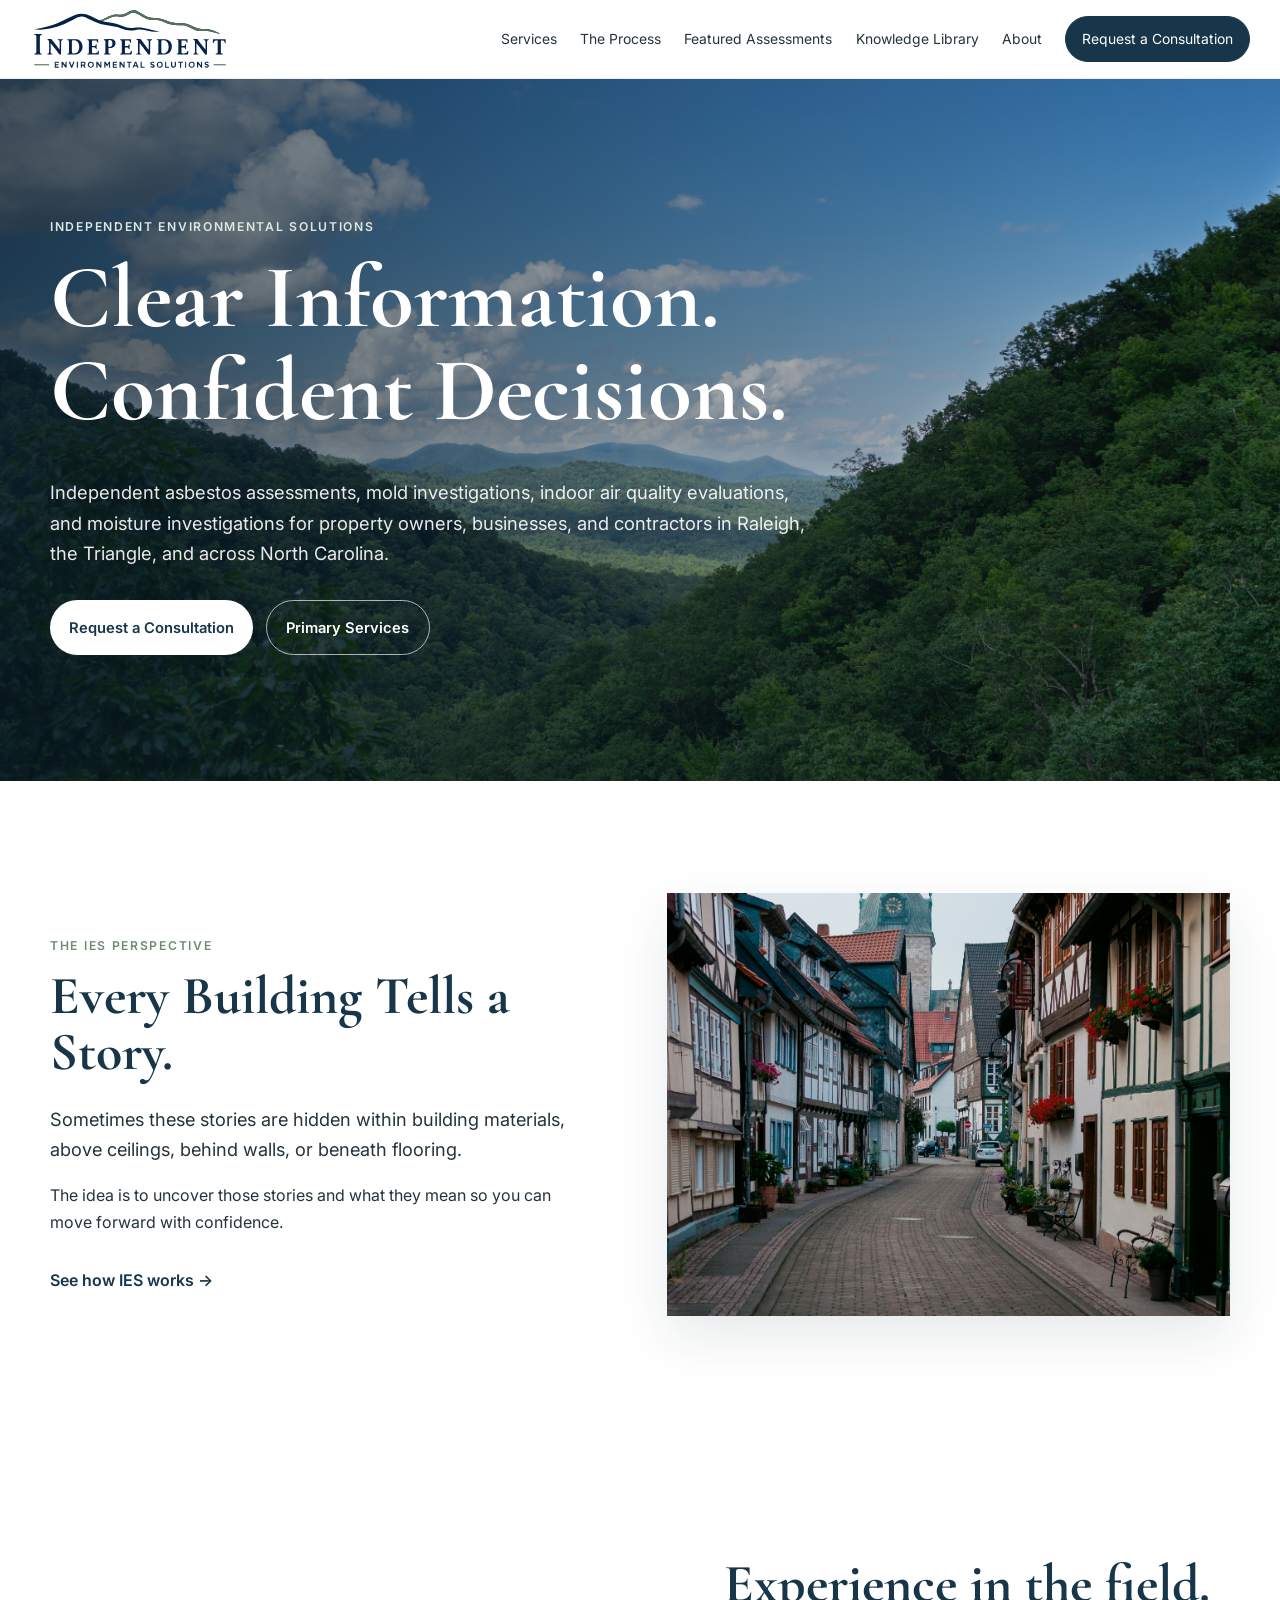
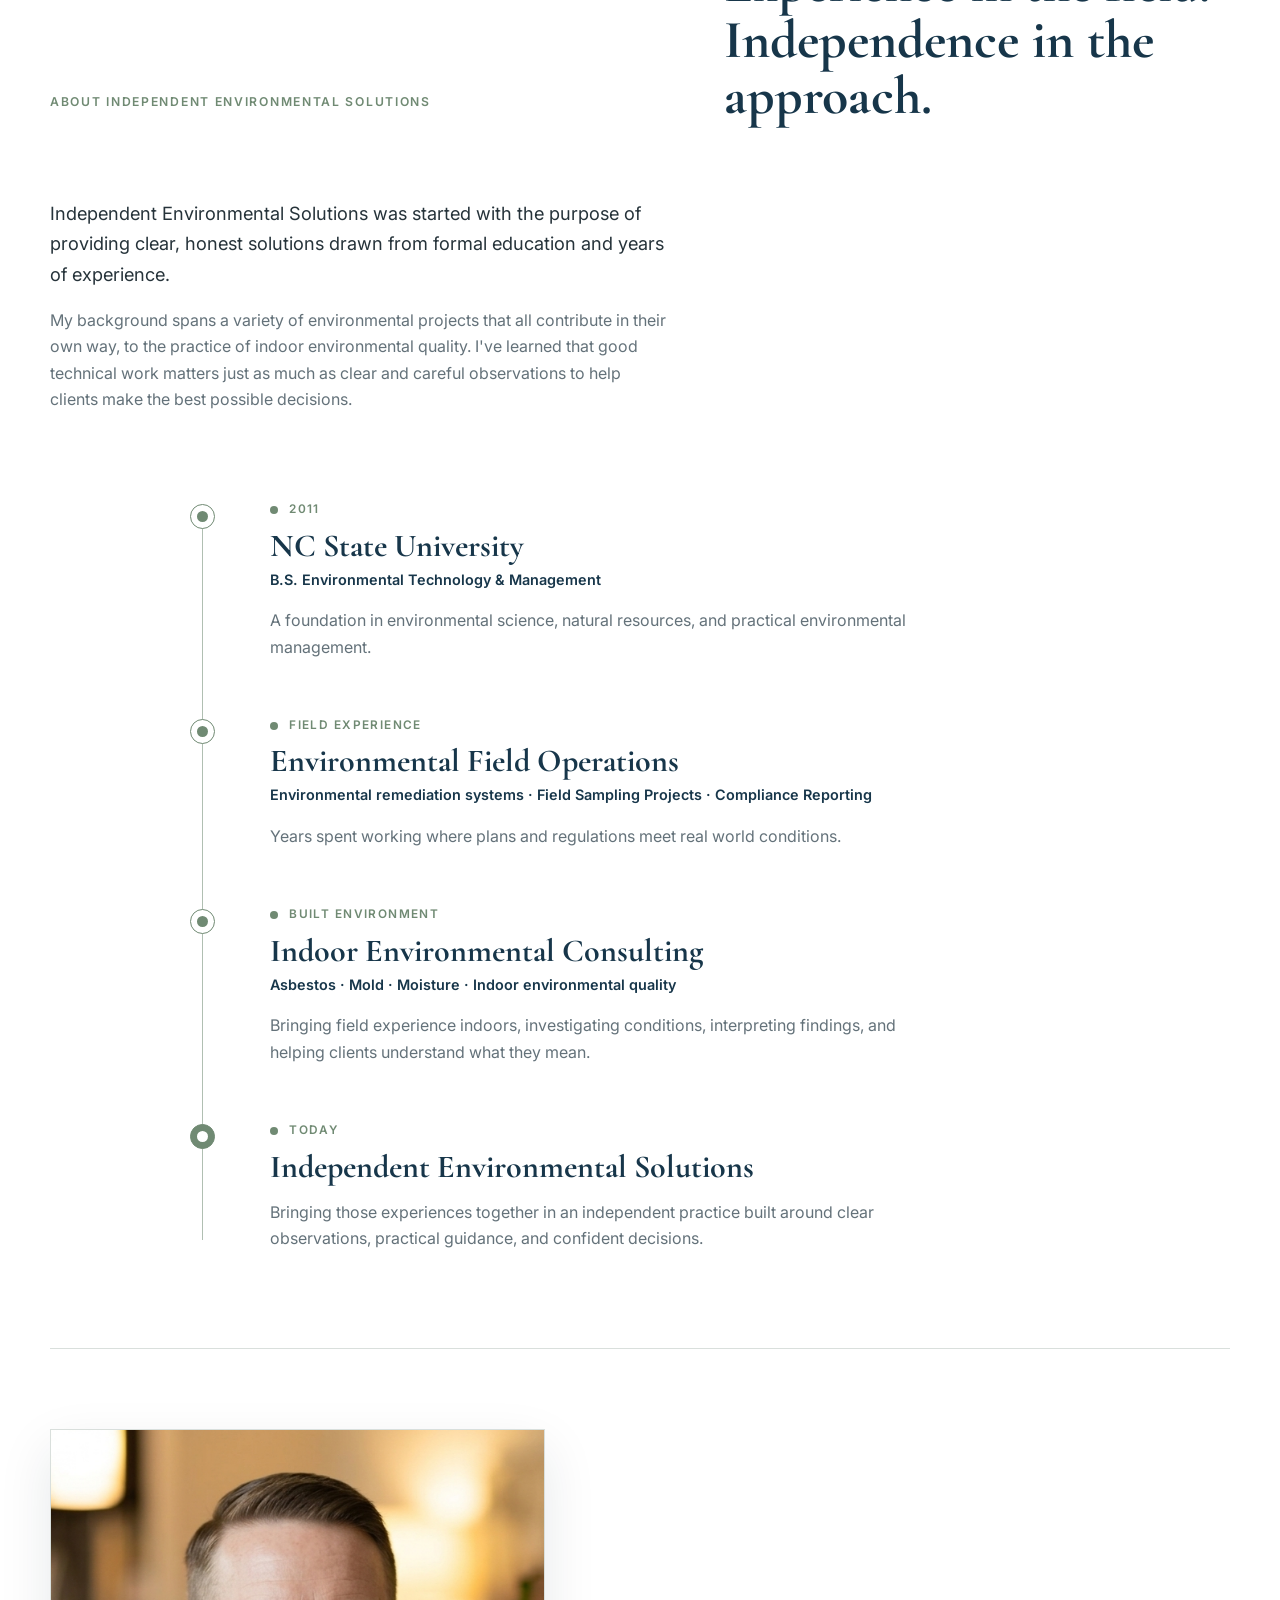
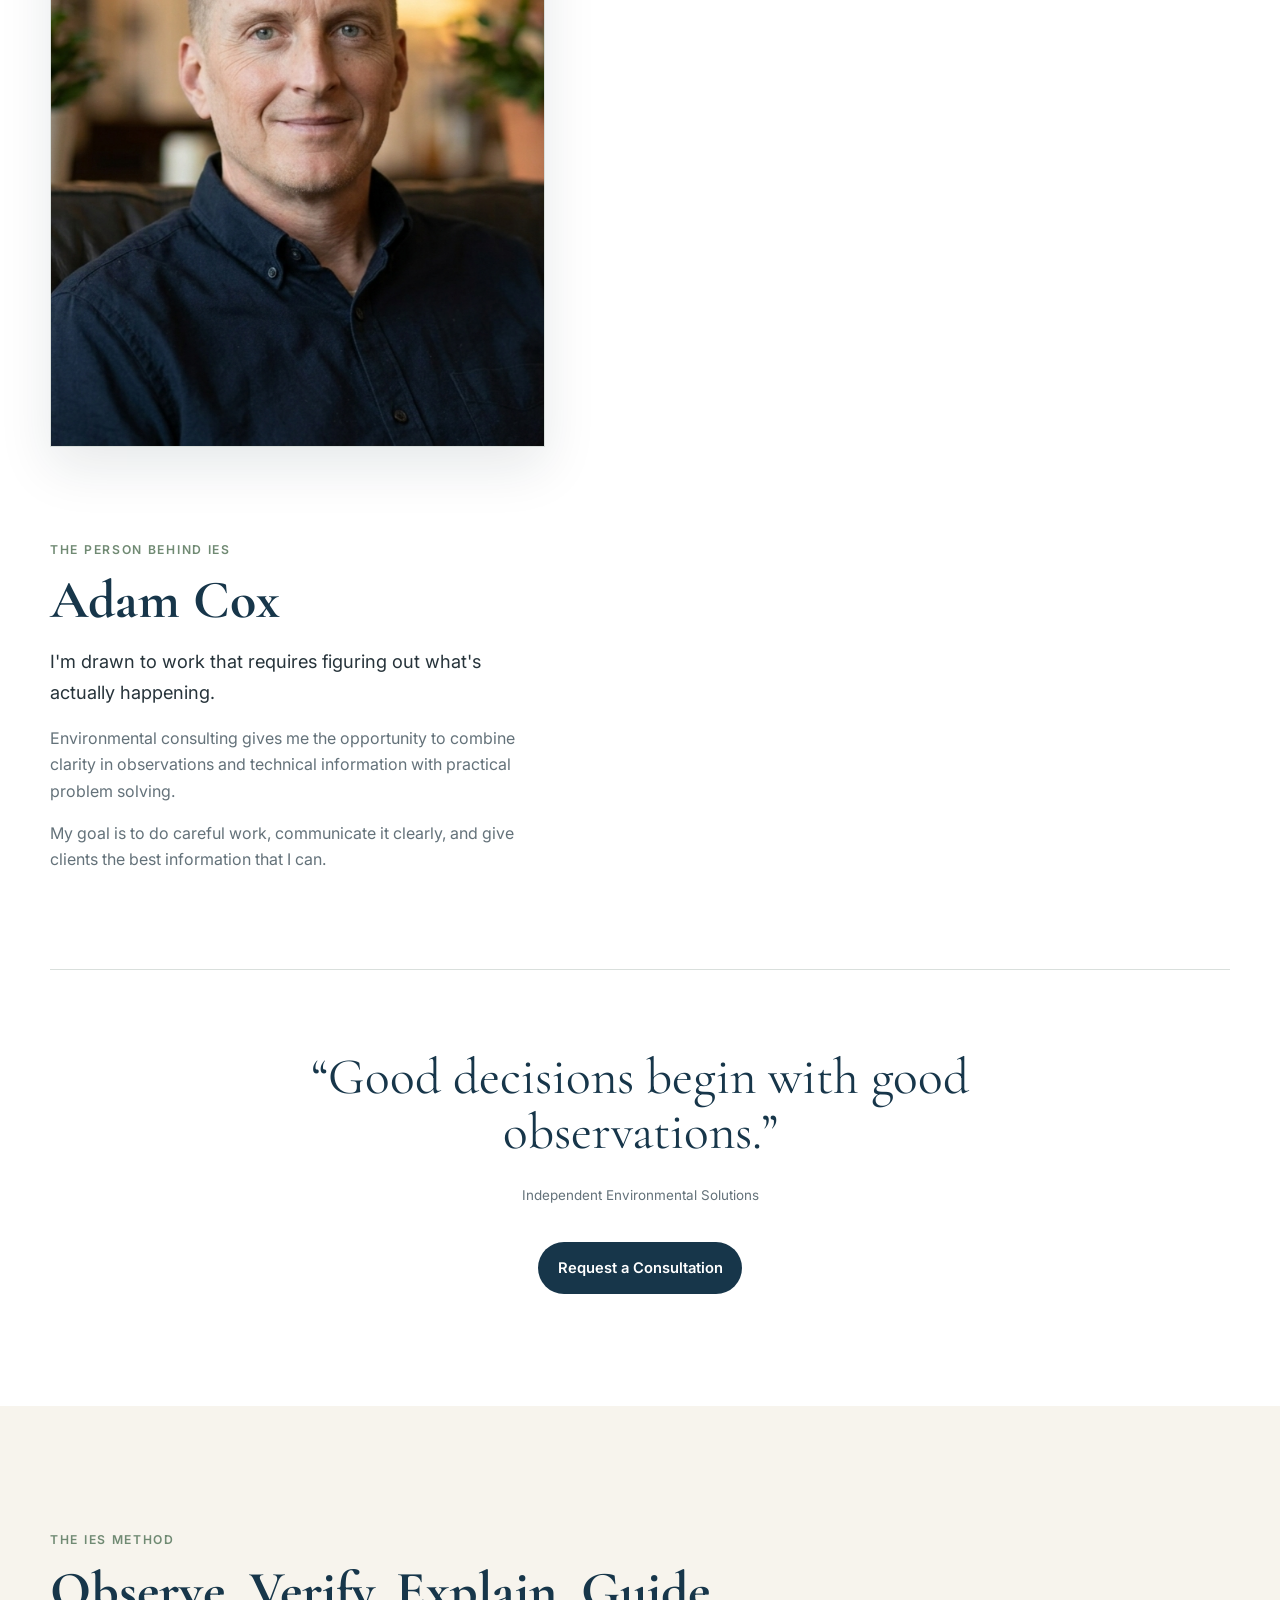
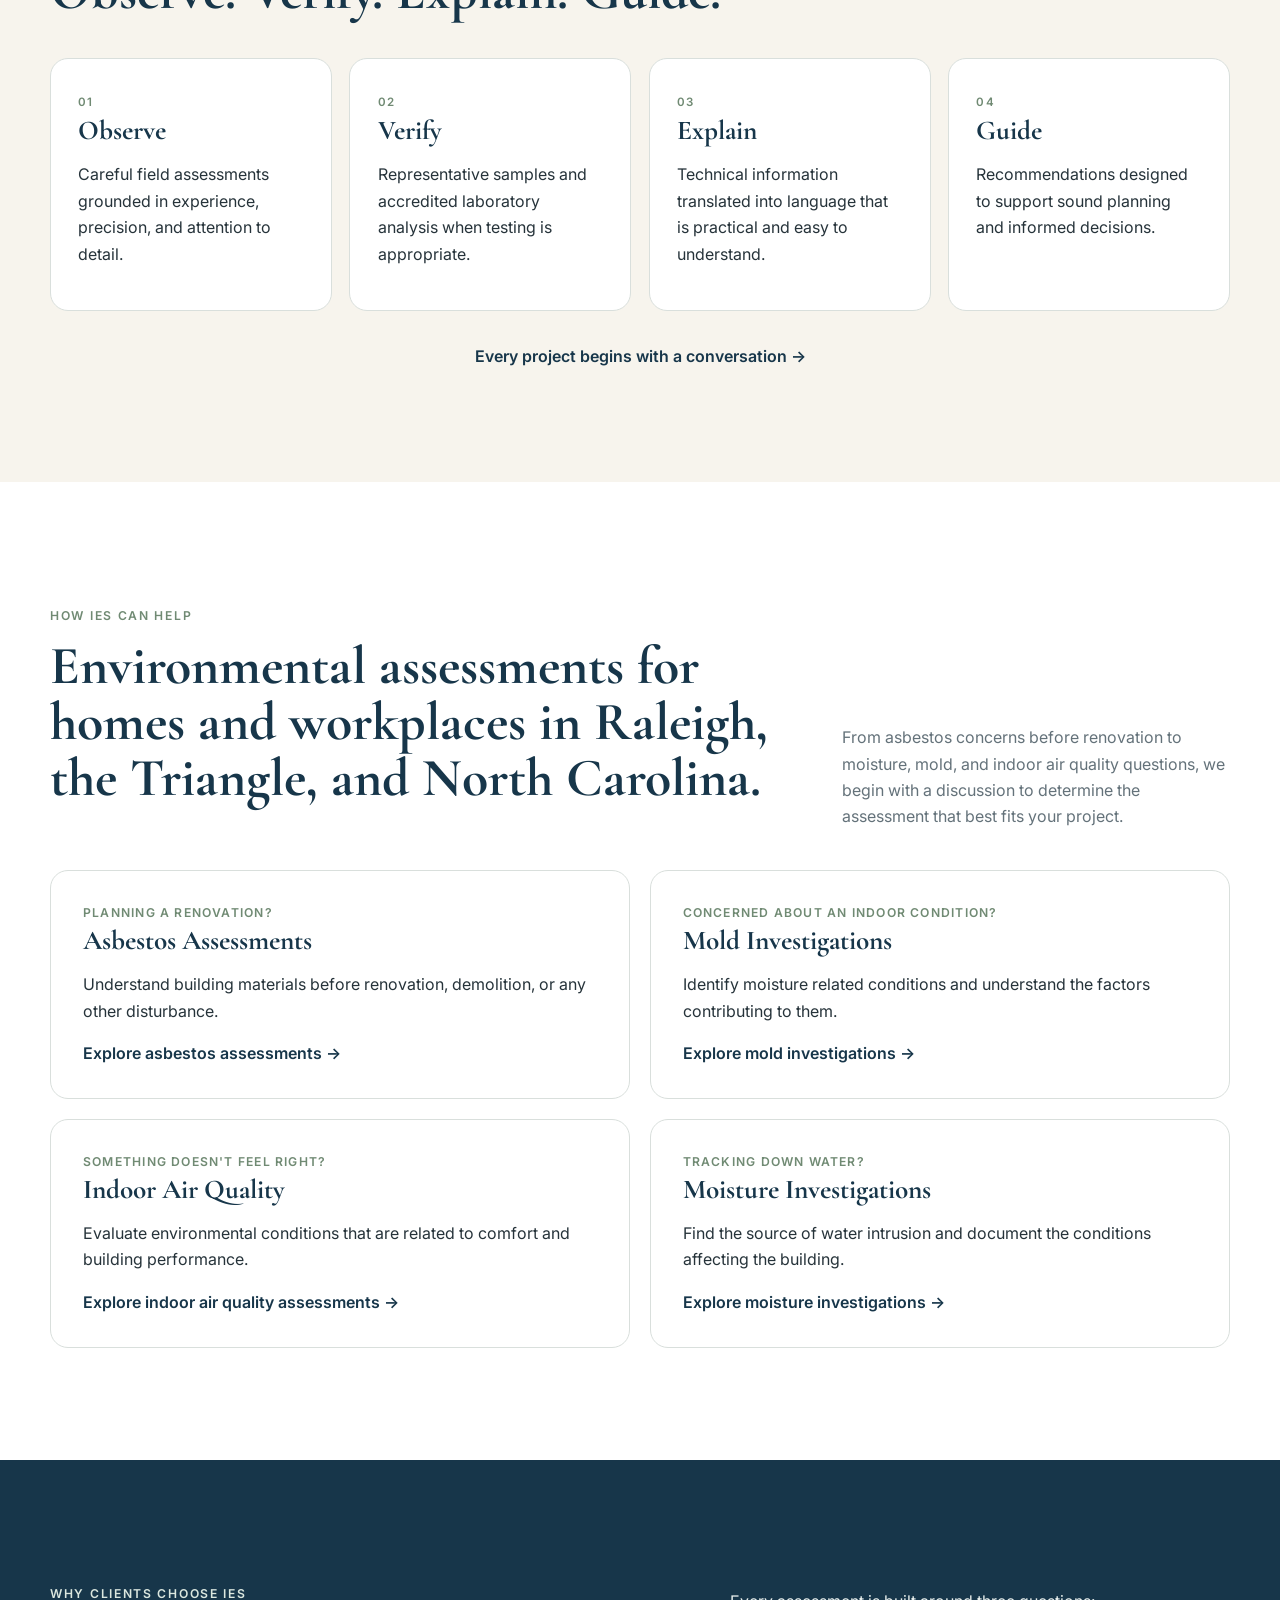
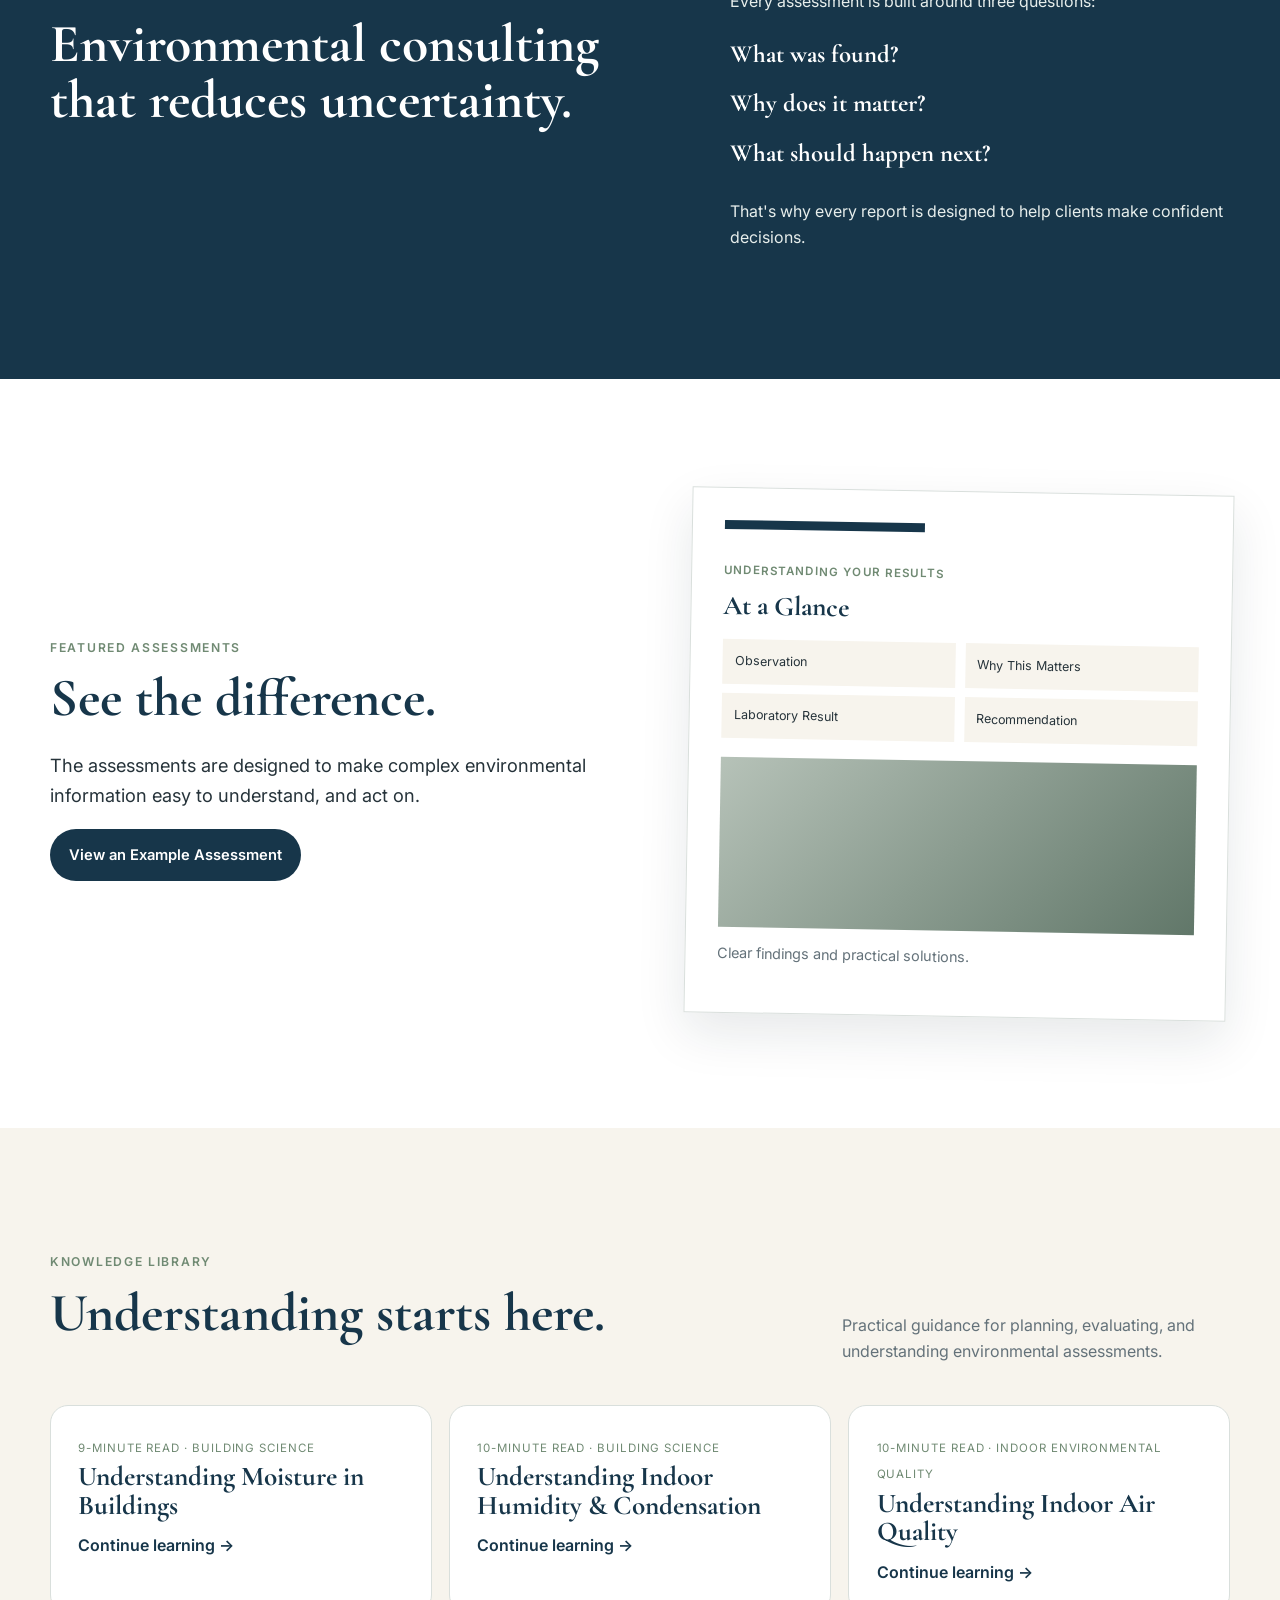
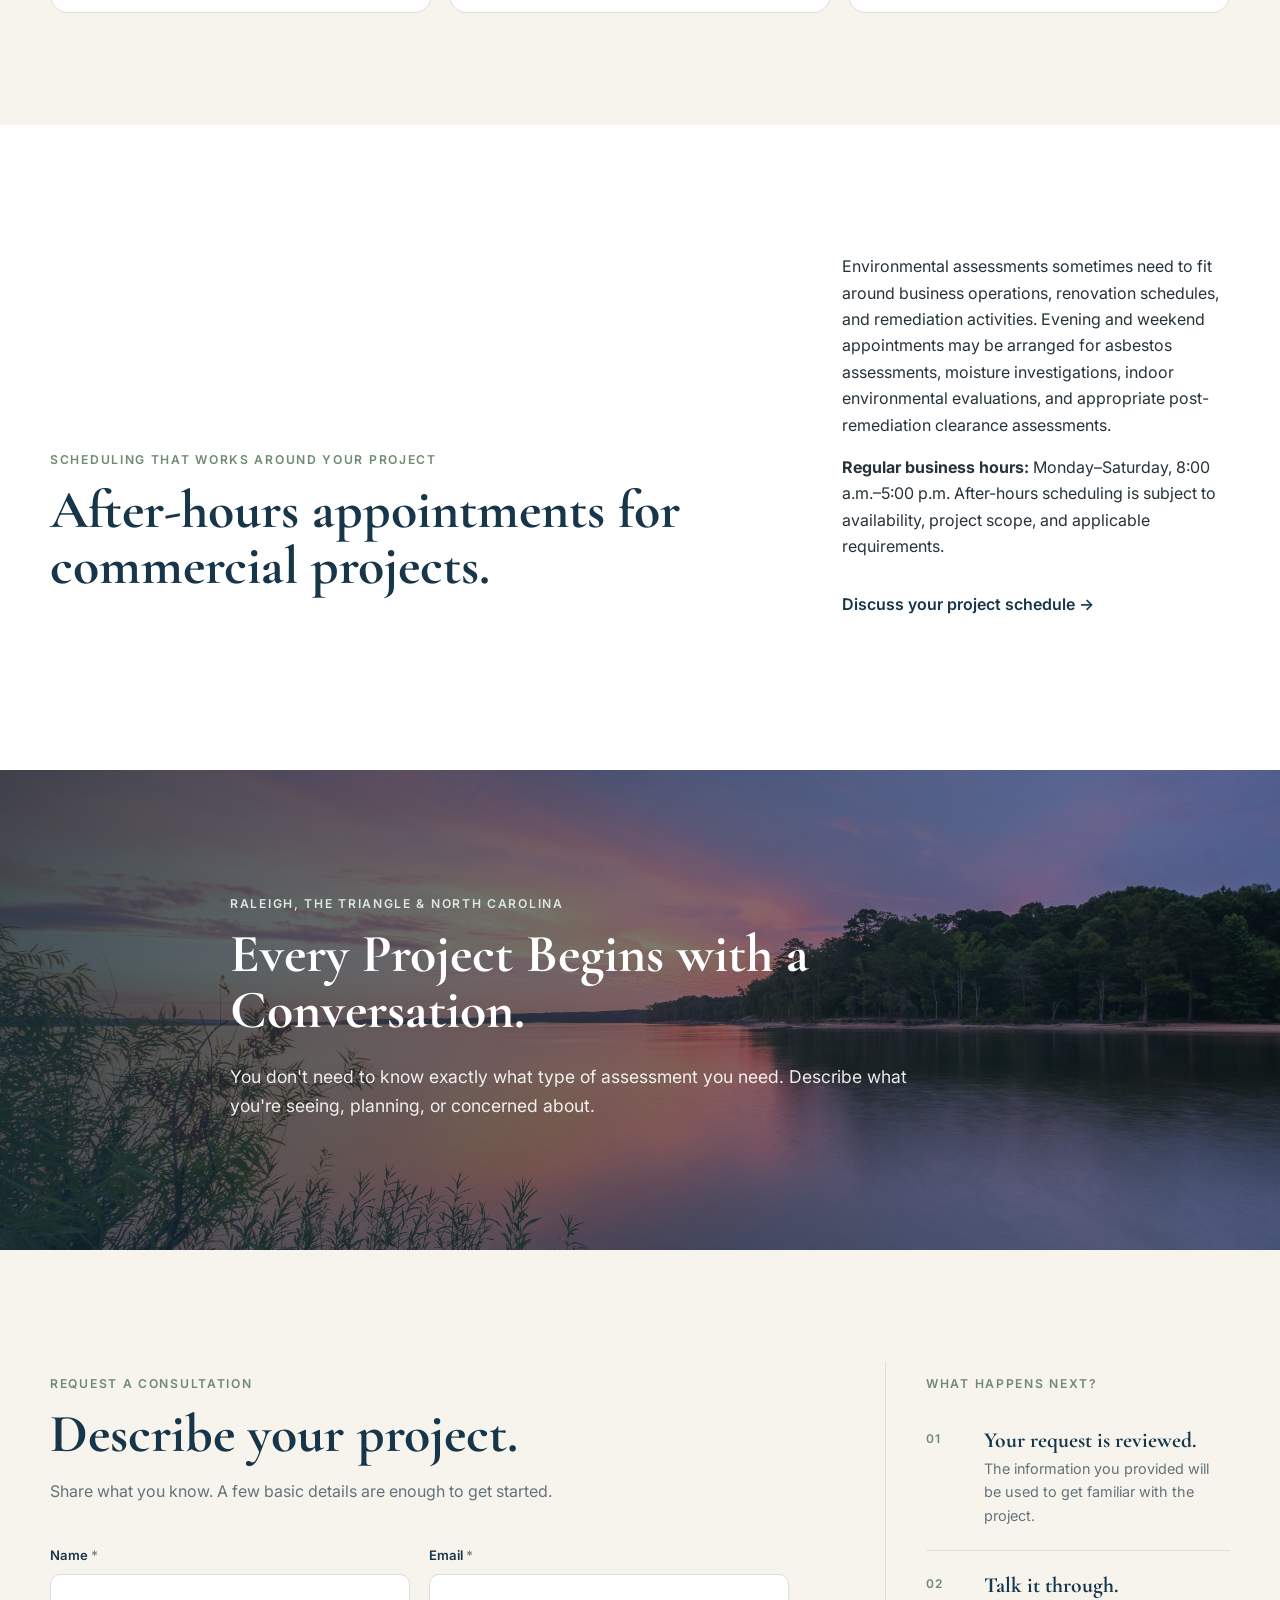
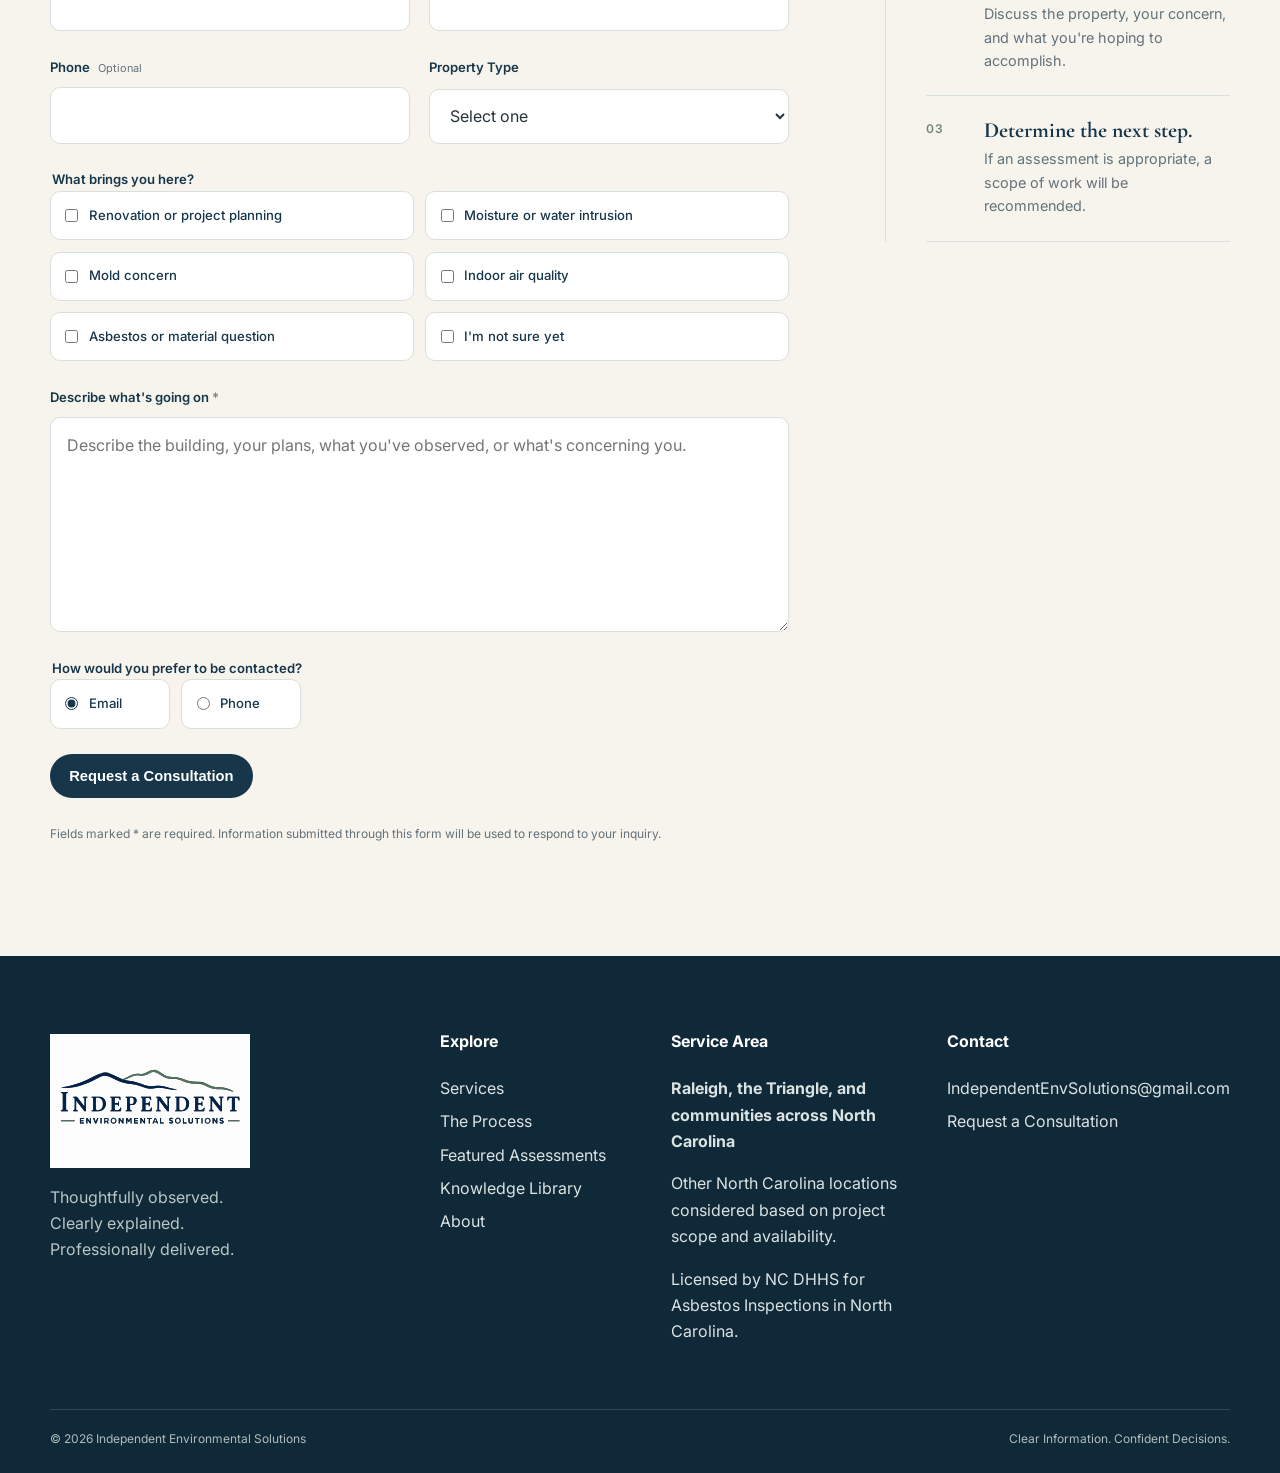
<file: index.html>
<!doctype html>
<html lang="en">
<head>
  <meta charset="utf-8" />
  <meta name="viewport" content="width=device-width, initial-scale=1" />

  <meta name="description" content="Independent environmental consulting for Raleigh, the Triangle, and North Carolina: asbestos assessments, mold investigations, indoor air quality, and moisture concerns.">

  <title>Raleigh NC Environmental Consulting & Asbestos Assessments | IES</title>

  <link rel="canonical" href="https://independentenvironmentalsolutions.com/">

  <meta property="og:type" content="website">
  <meta property="og:title" content="Raleigh NC Environmental Consulting & Asbestos Assessments | IES">
  <meta property="og:description" content="Asbestos assessments, mold investigations, indoor air quality and moisture investigations serving Raleigh, the Triangle and communities across North Carolina.">
  <meta property="og:url" content="https://independentenvironmentalsolutions.com/">
  <meta property="og:site_name" content="Independent Environmental Solutions">

  <meta name="twitter:card" content="summary">
  <meta name="twitter:title" content="Raleigh NC Environmental Consulting & Asbestos Assessments | IES">
  <meta name="twitter:description" content="Asbestos assessments, mold investigations, indoor air quality and moisture investigations serving Raleigh, the Triangle and communities across North Carolina.">

  <link rel="icon" href="favicon.svg" type="image/svg+xml" />

  <link rel="preconnect" href="https://fonts.googleapis.com">
  <link rel="preconnect" href="https://fonts.gstatic.com" crossorigin>

  <link href="https://fonts.googleapis.com/css2?family=Cormorant+Garamond:wght@500;600&family=Inter:wght@400;500;600&display=swap" rel="stylesheet">

  <link rel="stylesheet" href="styles.css" />
  <script type="application/ld+json">
{
  "@context": "https://schema.org",
  "@type": "ProfessionalService",
  "name": "Independent Environmental Solutions",
  "url": "https://independentenvironmentalsolutions.com/",
  "description": "Independent environmental consulting for Raleigh, the Triangle, and North Carolina: asbestos assessments, mold investigations, indoor air quality, and moisture concerns.",
  "areaServed": [
    {"@type": "City", "name": "Raleigh"},
    {"@type": "AdministrativeArea", "name": "Research Triangle, North Carolina"},
    {"@type": "State", "name": "North Carolina"}
  ],
  "founder": {
    "@type": "Person",
    "name": "Adam Cox"
  },
  "serviceType": [
    "Asbestos Assessments",
    "Mold Investigations",
    "Indoor Air Quality Assessments",
    "Moisture Investigations"
  ]
}
</script>
</head>
<body>
  <a class="skip-link" href="#main">Skip to content</a>

  <header class="site-header" id="top">
    <div class="nav-shell">
      <a class="brand logo-link" href="#top" aria-label="Independent Environmental Solutions home">
        <img class="site-logo" src="IES_Logo_Primary_Transparent.svg" alt="Independent Environmental Solutions">
      </a>
      <button class="menu-toggle" aria-label="Open navigation" aria-expanded="false">Menu</button>
      <nav class="main-nav" aria-label="Primary navigation">
        <a href="#services">Services</a>
        <a href="#process">The Process</a>
        <a href="#assessments">Featured Assessments</a>
        <a href="#library">Knowledge Library</a>
        <a href="#about">About</a>
        <a class="nav-cta" href="#consultation">Request a Consultation</a>
      </nav>
    </div>
  </header>

  <main id="main">
    <section class="hero">
      <img src="Blue Ridge Mountains.jpg" alt="Blue Ridge mountain landscape" />
      <div class="hero-wash"></div>
      <div class="hero-content shell">
        <p class="eyebrow light">Independent Environmental Solutions</p>
        <h1>Clear Information.<br>Confident Decisions.</h1>
        <p class="hero-copy">Independent asbestos assessments, mold investigations, indoor air quality evaluations, and moisture investigations for property owners, businesses, and contractors in Raleigh, the Triangle, and across North Carolina.</p>
        <div class="hero-actions">
          <a class="button primary" href="#consultation">Request a Consultation</a>
          <a class="button ghost" href="#services">Primary Services</a>
        </div>
      </div>
    </section>

<section class="story section shell reveal">
  <div class="story-copy">
    <p class="eyebrow">The IES perspective</p>
    <h2>Every Building Tells a Story.</h2>
    <p class="lead">Sometimes these stories are hidden within building materials, above ceilings, behind walls, or beneath flooring.</p>
    <p>The idea is to uncover those stories and what they mean so you can move forward with confidence.</p>

     <a class="text-link desktop-story-link" href="#process">
      See how IES works →
    </a>
  </div>

  <figure class="editorial-photo">
    <img src="Dresden, Germany.jpg" alt="Dresden, Germany" />
    <figcaption></figcaption>
  </figure>

  <a class="text-link mobile-story-link" href="#process">
    See how IES works →
  </a>
</section>
<!-- About IES -->
<section class="about-ies section" id="about">
  <div class="shell">

    <div class="about-intro">
      <p class="eyebrow">About Independent Environmental Solutions</p>
      <h2>Experience in the field.<br>Independence in the approach.</h2>

      <div class="about-intro-copy">
        <p class="lead">
          Independent Environmental Solutions was started with the purpose of providing
          clear, honest solutions drawn from formal education and years of experience.
        </p>

        <p>
          My background spans a variety of environmental projects that all
          contribute in their own way, to the practice of indoor environmental quality.
          I've learned that good technical work matters just as much as clear and
          careful observations to help clients make the best possible decisions. 
        </p>
      </div>
    </div>

    <div class="experience-timeline" aria-label="Professional experience timeline">

      <article class="timeline-item">
        <div class="timeline-marker" aria-hidden="true"></div>
        <div class="timeline-content">
          <p class="timeline-era">2011</p>
          <h3>NC State University</h3>
          <p class="timeline-detail">B.S. Environmental Technology &amp; Management</p>
          <p>
            A foundation in environmental science, natural resources, and
            practical environmental management.
          </p>
        </div>
      </article>

      <article class="timeline-item">
        <div class="timeline-marker" aria-hidden="true"></div>
        <div class="timeline-content">
          <p class="timeline-era">Field Experience</p>
          <h3>Environmental Field Operations</h3>
          <p class="timeline-detail">
            Environmental remediation systems · Field Sampling Projects · Compliance Reporting
          </p>
          <p>
            Years spent working where plans and regulations meet
            real world conditions.
          </p>
        </div>
      </article>

      <article class="timeline-item">
        <div class="timeline-marker" aria-hidden="true"></div>
        <div class="timeline-content">
          <p class="timeline-era">Built Environment</p>
          <h3>Indoor Environmental Consulting</h3>
          <p class="timeline-detail">
            Asbestos · Mold · Moisture · Indoor environmental quality
          </p>
          <p>
            Bringing field experience indoors, investigating conditions,
            interpreting findings, and helping clients understand what
            they mean.
          </p>
        </div>
      </article>

      <article class="timeline-item timeline-item-current">
        <div class="timeline-marker" aria-hidden="true"></div>
        <div class="timeline-content">
          <p class="timeline-era">Today</p>
          <h3>Independent Environmental Solutions</h3>
          <p>
            Bringing those experiences together in an independent
            practice built around clear observations, practical guidance,
            and confident decisions.
          </p>
        </div>
      </article>

    </div>

    <div class="about-person">

<img
  class="about-photo"
  src="headshot.png"
  alt=""
/>
        <figcaption></figcaption>
      </figure>

      <div class="about-person-copy">
        <p class="eyebrow">The Person Behind IES</p>
        <h2>Adam Cox</h2>

        <p class="lead">
          I'm drawn to work that requires figuring out what's actually happening.
        </p>

        <p>
          Environmental consulting gives me the opportunity to combine clarity in
          observations and technical information with practical problem solving.
        </p>

        <p>
          My goal is to do careful work, communicate it clearly, and give clients
          the best information that I can.
        </p>
      </div>

    </div>

    <div class="about-signature">
      <blockquote>
        “Good decisions begin with good observations.”
      </blockquote>

      <p class="signature-name"></p>
      <p class="signature-company">Independent Environmental Solutions</p>

      <a class="button secondary" href="#consultation">
        Request a Consultation
      </a>
    </div>

  </div>
</section>
    <section class="method section soft" id="process">
      <div class="shell">
        <p class="eyebrow">The IES Method</p>
        <h2>Observe. Verify. Explain. Guide.</h2>
        <div class="card-grid four">
          <article class="method-card"><span class="step">01</span><h3>Observe</h3><p>Careful field assessments grounded in experience, precision, and attention to detail.</p></article>
          <article class="method-card"><span class="step">02</span><h3>Verify</h3><p>Representative samples and accredited laboratory analysis when testing is appropriate.</p></article>
          <article class="method-card"><span class="step">03</span><h3>Explain</h3><p>Technical information translated into language that is practical and easy to understand.</p></article>
          <article class="method-card"><span class="step">04</span><h3>Guide</h3><p>Recommendations designed to support sound planning and informed decisions.</p></article>
        </div>
        <a class="text-link centered" href="#consultation">Every project begins with a conversation →</a>
      </div>
    </section>

    <section class="section shell" id="services">
      <div class="section-heading"><div><p class="eyebrow">How IES can help</p><h2>Environmental assessments for homes and workplaces in Raleigh, the Triangle, and North Carolina.</h2></div><p>From asbestos concerns before renovation to moisture, mold, and indoor air quality questions, we begin with a discussion to determine the assessment that best fits your project.</p></div>
      <div class="service-grid">
        <article class="service-card"><div class="service-kicker">Planning a renovation?</div><h3>Asbestos Assessments</h3><p>Understand building materials before renovation, demolition, or any other disturbance.</p><a href="asbestos-assessments.html">Explore asbestos assessments →</a></article>
        <article class="service-card"><div class="service-kicker">Concerned about an indoor condition?</div><h3>Mold Investigations</h3><p>Identify moisture related conditions and understand the factors contributing to them.</p><a href="mold-investigations.html">Explore mold investigations →</a></article>
        <article class="service-card"><div class="service-kicker">Something doesn't feel right?</div><h3>Indoor Air Quality</h3><p>Evaluate environmental conditions that are related to comfort and building performance.</p><a href="indoor-air-quality.html">Explore indoor air quality assessments →</a></article>
        <article class="service-card"><div class="service-kicker">Tracking down water?</div><h3>Moisture Investigations</h3><p>Find the source of water intrusion and document the conditions affecting the building.</p><a href="moisture-investigations.html">Explore moisture investigations →</a></article>
      </div>
    </section>

    <section class="why section dark">
      <div class="shell why-grid">
        <div><p class="eyebrow light">Why clients choose IES</p><h2>Environmental consulting that reduces uncertainty.</h2></div>
        <div><p>Every assessment is built around three questions:</p><div class="questions"><strong>What was found?</strong><strong>Why does it matter?</strong><strong>What should happen next?</strong></div><p>That's why every report is designed to help clients make confident decisions.</p></div>
      </div>
    </section>

<section class="section shell assessment-section reveal" id="assessments">
  <div>
    <p class="eyebrow">Featured Assessments</p>
    <h2>See the difference.</h2>
    <p class="lead">
      The assessments are designed to make complex environmental information easy to understand, and act on.
    </p>

    <a class="button secondary"
       href="IES_Example_Assessment_Website_Final.pdf"
       target="_blank"
       rel="noopener">
      View an Example Assessment
    </a>
  </div>

  <div class="report-preview" aria-label="Stylized assessment report preview">
    <div class="preview-bar"></div>
    <p class="mini-label">Understanding Your Results</p>
    <h3>At a Glance</h3>
    <div class="mini-grid">
      <span>Observation</span>
      <span>Why This Matters</span>
      <span>Laboratory Result</span>
      <span>Recommendation</span>
    </div>
    <div class="preview-photo"></div>
    <p class="mini-copy">Clear findings and practical solutions.</p>
  </div>
</section>

    <section class="library section soft reveal" id="library">
      <div class="shell">
        <div class="section-heading"><div><p class="eyebrow">Knowledge Library</p><h2>Understanding starts here.</h2></div><p>Practical guidance for planning, evaluating, and understanding environmental assessments.</p></div>
        <div class="library-grid">
          <article><span>9-minute read · Building Science</span><h3>Understanding Moisture in Buildings</h3><a href="understanding-moisture-in-buildings.html">Continue learning →</a></article>
          <article><span>10-minute read · Building Science</span><h3>Understanding Indoor Humidity &amp; Condensation</h3><a href="understanding-indoor-humidity-condensation.html">Continue learning →</a></article>
          <article><span>10-minute read · Indoor Environmental Quality</span><h3>Understanding Indoor Air Quality</h3><a href="understanding-indoor-air-quality.html">Continue learning →</a></article>
        </div>
      </div>
    </section>

   <!-- Flexible scheduling: placed immediately before the consultation section -->
   <section class="section shell reveal" aria-labelledby="flexible-scheduling-heading">
     <div class="section-heading">
       <div>
         <p class="eyebrow">Scheduling that works around your project</p>
         <h2 id="flexible-scheduling-heading">After-hours appointments for commercial projects.</h2>
       </div>
       <div>
         <p>Environmental assessments sometimes need to fit around business operations, renovation schedules, and remediation activities. Evening and weekend appointments may be arranged for asbestos assessments, moisture investigations, indoor environmental evaluations, and appropriate post-remediation clearance assessments.</p>
         <p><strong>Regular business hours:</strong> Monday–Saturday, 8:00 a.m.–5:00 p.m. After-hours scheduling is subject to availability, project scope, and applicable requirements.</p>
         <a class="text-link" href="#consultation">Discuss your project schedule →</a>
       </div>
     </div>
   </section>

   <section class="consultation-intro" id="consultation">
  <img src="jordan-lake-lawrence-melosantos.jpg"
       alt="Jordan Lake, North Carolina at sunset" />
  <div class="consultation-wash"></div>

  <div class="shell consultation-intro-content">
    <p class="eyebrow light">Raleigh, the Triangle &amp; North Carolina</p>
    <h2>Every Project Begins with a Conversation.</h2>
    <p>
      You don't need to know exactly what type of assessment you need.
      Describe what you're seeing, planning, or concerned about.
    </p>
  </div>

</section>

<section class="consultation-form-section">
  <div class="shell consultation-layout">

    <div class="consultation-form-wrap">
      <p class="eyebrow">Request a Consultation</p>
      <h2>Describe your project.</h2>
      <p class="consultation-lead">
        Share what you know. A few basic details are enough to get started.
      </p>

      <form
        class="ies-consultation-form"
        action="https://usebasin.com/f/a89a46c75120"
        method="POST"
        data-basin-form
        data-basin-success-action="render">

        <div class="form-grid two">
          <div class="form-field">
            <label for="name">Name <span>*</span></label>
            <input type="text" id="name" name="name" autocomplete="name" required>
          </div>

          <div class="form-field">
            <label for="email">Email <span>*</span></label>
            <input type="email" id="email" name="email" autocomplete="email" required>
          </div>
        </div>

        <div class="form-grid two">
          <div class="form-field">
            <label for="phone">Phone <small>Optional</small></label>
            <input type="tel" id="phone" name="phone" autocomplete="tel">
          </div>

          <div class="form-field">
            <label for="property-type">Property Type</label>
            <select id="property-type" name="property_type">
              <option value="">Select one</option>
              <option value="Residential">Residential</option>
              <option value="Commercial">Commercial</option>
              <option value="Institutional">Institutional</option>
              <option value="Other">Other</option>
            </select>
          </div>
        </div>

        <fieldset class="form-field concern-field">
          <legend>What brings you here?</legend>

          <div class="choice-grid">
            <label>
              <input type="checkbox" name="project_interest[]" value="Renovation or project planning">
              <span>Renovation or project planning</span>
            </label>

            <label>
              <input type="checkbox" name="project_interest[]" value="Moisture or water intrusion">
              <span>Moisture or water intrusion</span>
            </label>

            <label>
              <input type="checkbox" name="project_interest[]" value="Mold concern">
              <span>Mold concern</span>
            </label>

            <label>
              <input type="checkbox" name="project_interest[]" value="Indoor air quality">
              <span>Indoor air quality</span>
            </label>

            <label>
              <input type="checkbox" name="project_interest[]" value="Asbestos or material question">
              <span>Asbestos or material question</span>
            </label>

            <label>
              <input type="checkbox" name="project_interest[]" value="Not sure yet">
              <span>I'm not sure yet</span>
            </label>
          </div>
        </fieldset>

        <div class="form-field">
          <label for="message">Describe what's going on <span>*</span></label>
          <textarea
            id="message"
            name="message"
            rows="7"
            placeholder="Describe the building, your plans, what you've observed, or what's concerning you."
            required></textarea>
        </div>

        <fieldset class="form-field contact-method">
          <legend>How would you prefer to be contacted?</legend>

          <div class="radio-row">
            <label>
              <input type="radio" name="preferred_contact" value="Email" checked>
              <span>Email</span>
            </label>

            <label>
              <input type="radio" name="preferred_contact" value="Phone">
              <span>Phone</span>
            </label>
          </div>
        </fieldset>

        <button class="button secondary form-submit" type="submit">
          Request a Consultation
        </button>

        <p class="form-note">
          Fields marked * are required. Information submitted through this form
          will be used to respond to your inquiry.
        </p>
      </form>

      <div class="w-form-done consultation-message" style="display:none;">
        <h3>Thank you for reaching out.</h3>
        <p>
          Your request has been received. 
        </p>
      </div>

      <div class="w-form-fail consultation-message error" style="display:none;">
        <h3>Something didn't go through.</h3>
        <p>
          Please try again, or email us directly at
          IndependentEnvSolutions@gmail.com.
        </p>
      </div>
    </div>

    <aside class="consultation-next">
      <p class="eyebrow">What Happens Next?</p>

      <div class="next-step">
        <span>01</span>
        <div>
          <h3>Your request is reviewed.</h3>
          <p>The information you provided will be used to get familiar with the project.</p>
        </div>
      </div>

      <div class="next-step">
        <span>02</span>
        <div>
          <h3>Talk it through.</h3>
          <p>Discuss the property, your concern, and what you're hoping to accomplish.</p>
        </div>
      </div>

      <div class="next-step">
        <span>03</span>
        <div>
          <h3>Determine the next step.</h3>
          <p>If an assessment is appropriate, a scope of work will be recommended.</p>
        </div>
      </div>


    </aside>

  </div>
</section>
  </main>

  <footer class="site-footer">
    <div class="shell footer-grid">
      <div class="footer-brand"><a class="brand footer-logo logo-link" href="#top" aria-label="Independent Environmental Solutions — back to top">
          <img class="site-logo footer-site-logo" src="IES_Logo_Footer_White.svg" alt="Independent Environmental Solutions">
        </a><p>Thoughtfully observed.<br>Clearly explained.<br>Professionally delivered.</p></div>
      <div><h4>Explore</h4><a href="#services">Services</a><a href="#process">The Process</a><a href="#assessments">Featured Assessments</a><a href="#library">Knowledge Library</a><a href="#about">About</a></div>
      <div><h4>Service Area</h4><p><strong>Raleigh, the Triangle, and communities across North Carolina</strong></p><p>Other North Carolina locations considered based on project scope and availability.</p><p>Licensed by NC DHHS for Asbestos Inspections in North Carolina.</p></div>
      <div><h4>Contact</h4><a href="mailto:IndependentEnvSolutions@protonmail.com">IndependentEnvSolutions@gmail.com</a><a href="#consultation">Request a Consultation</a></div>
    </div>
    <div class="shell footer-bottom"><span>© 2026 Independent Environmental Solutions</span><span>Clear Information. Confident Decisions.</span></div>
  </footer>
  <script src="https://js.usebasin.com/v2.11.1.min.js" defer></script>
  <script src="script.js"></script>
</body>
</html>
</file>
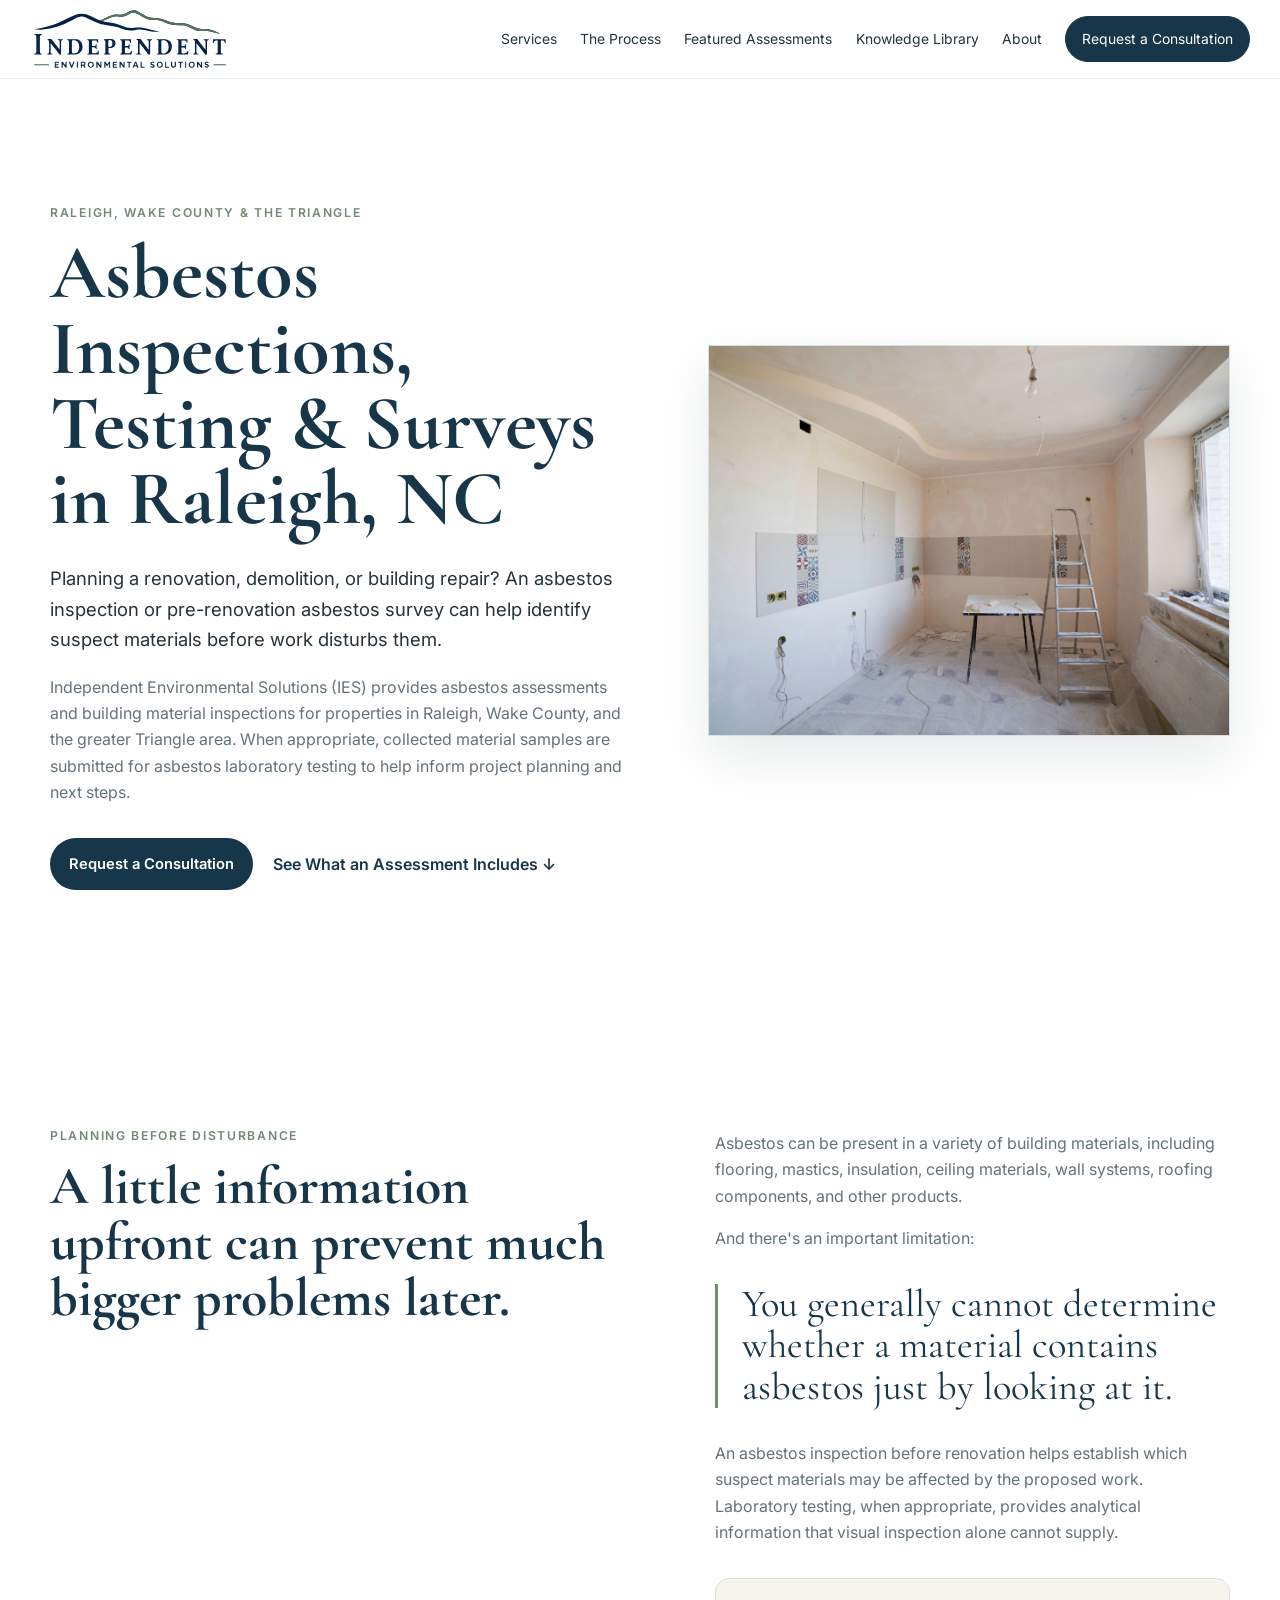
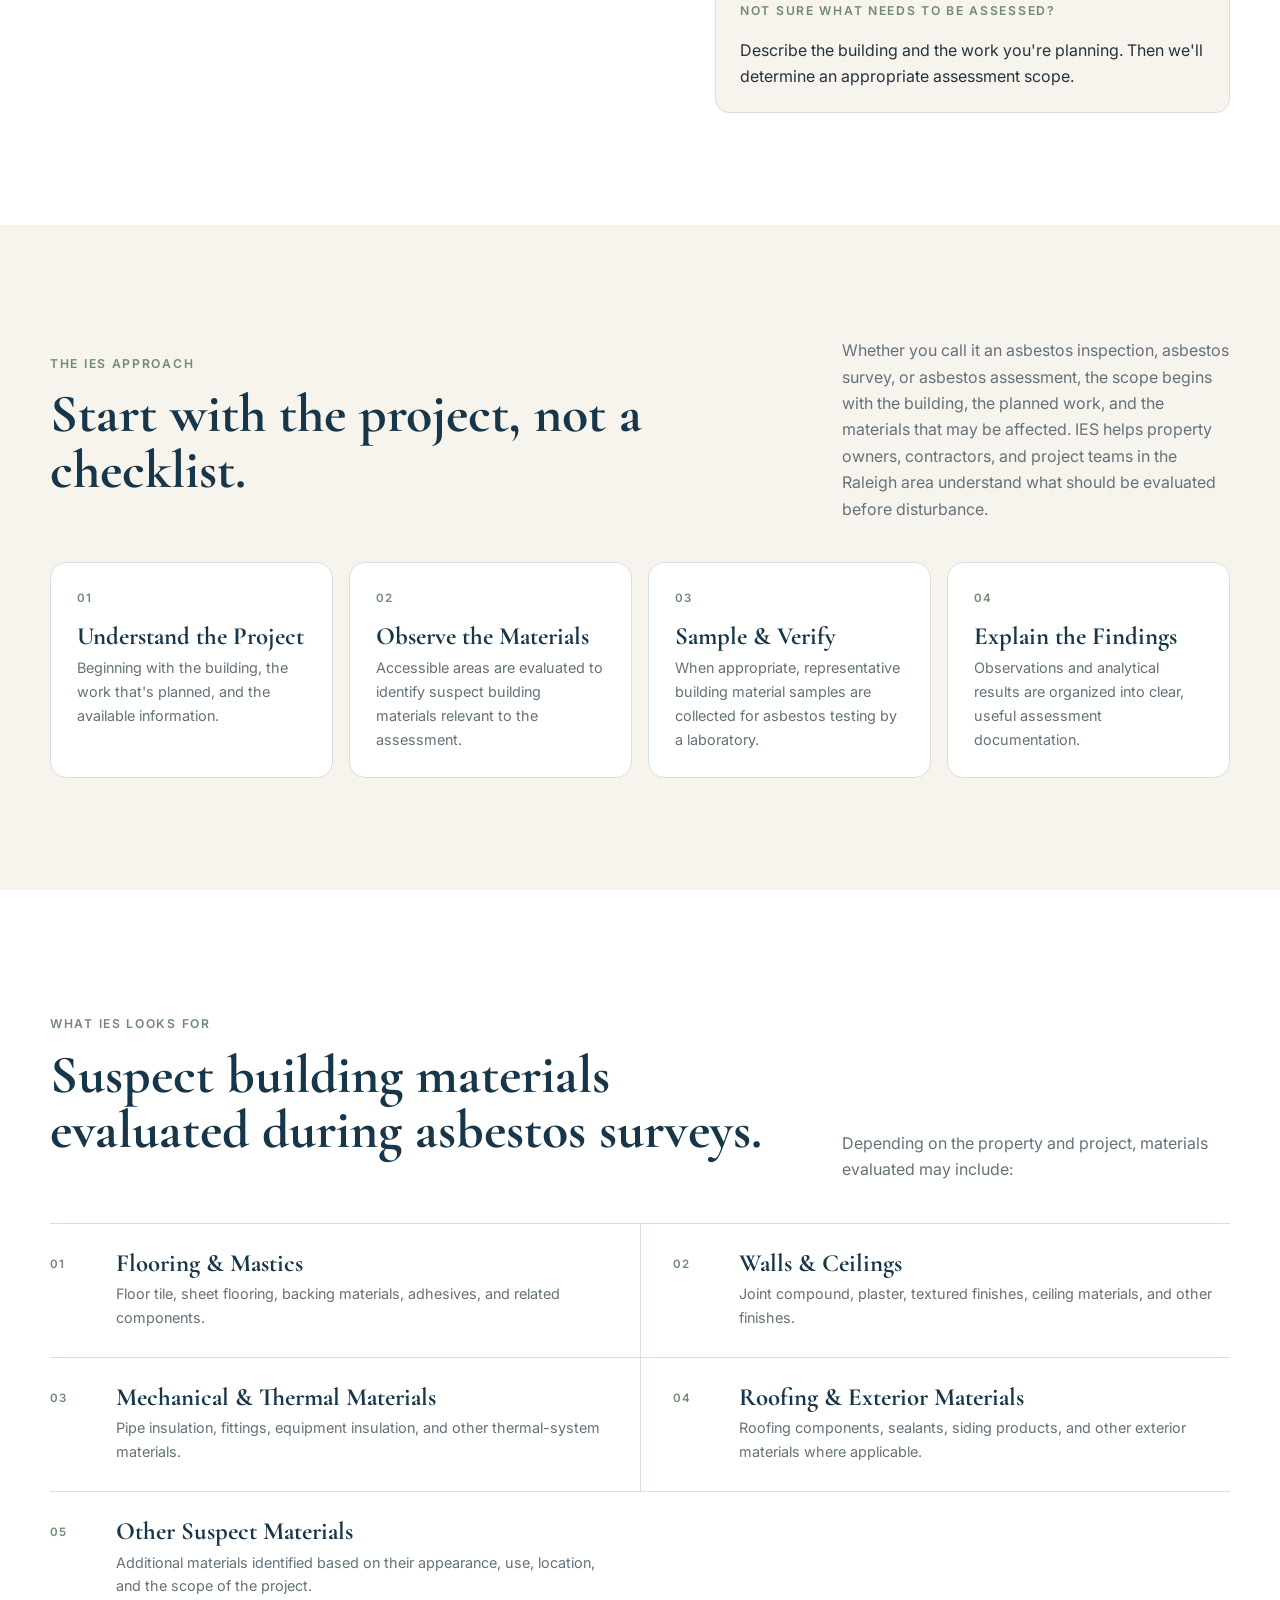
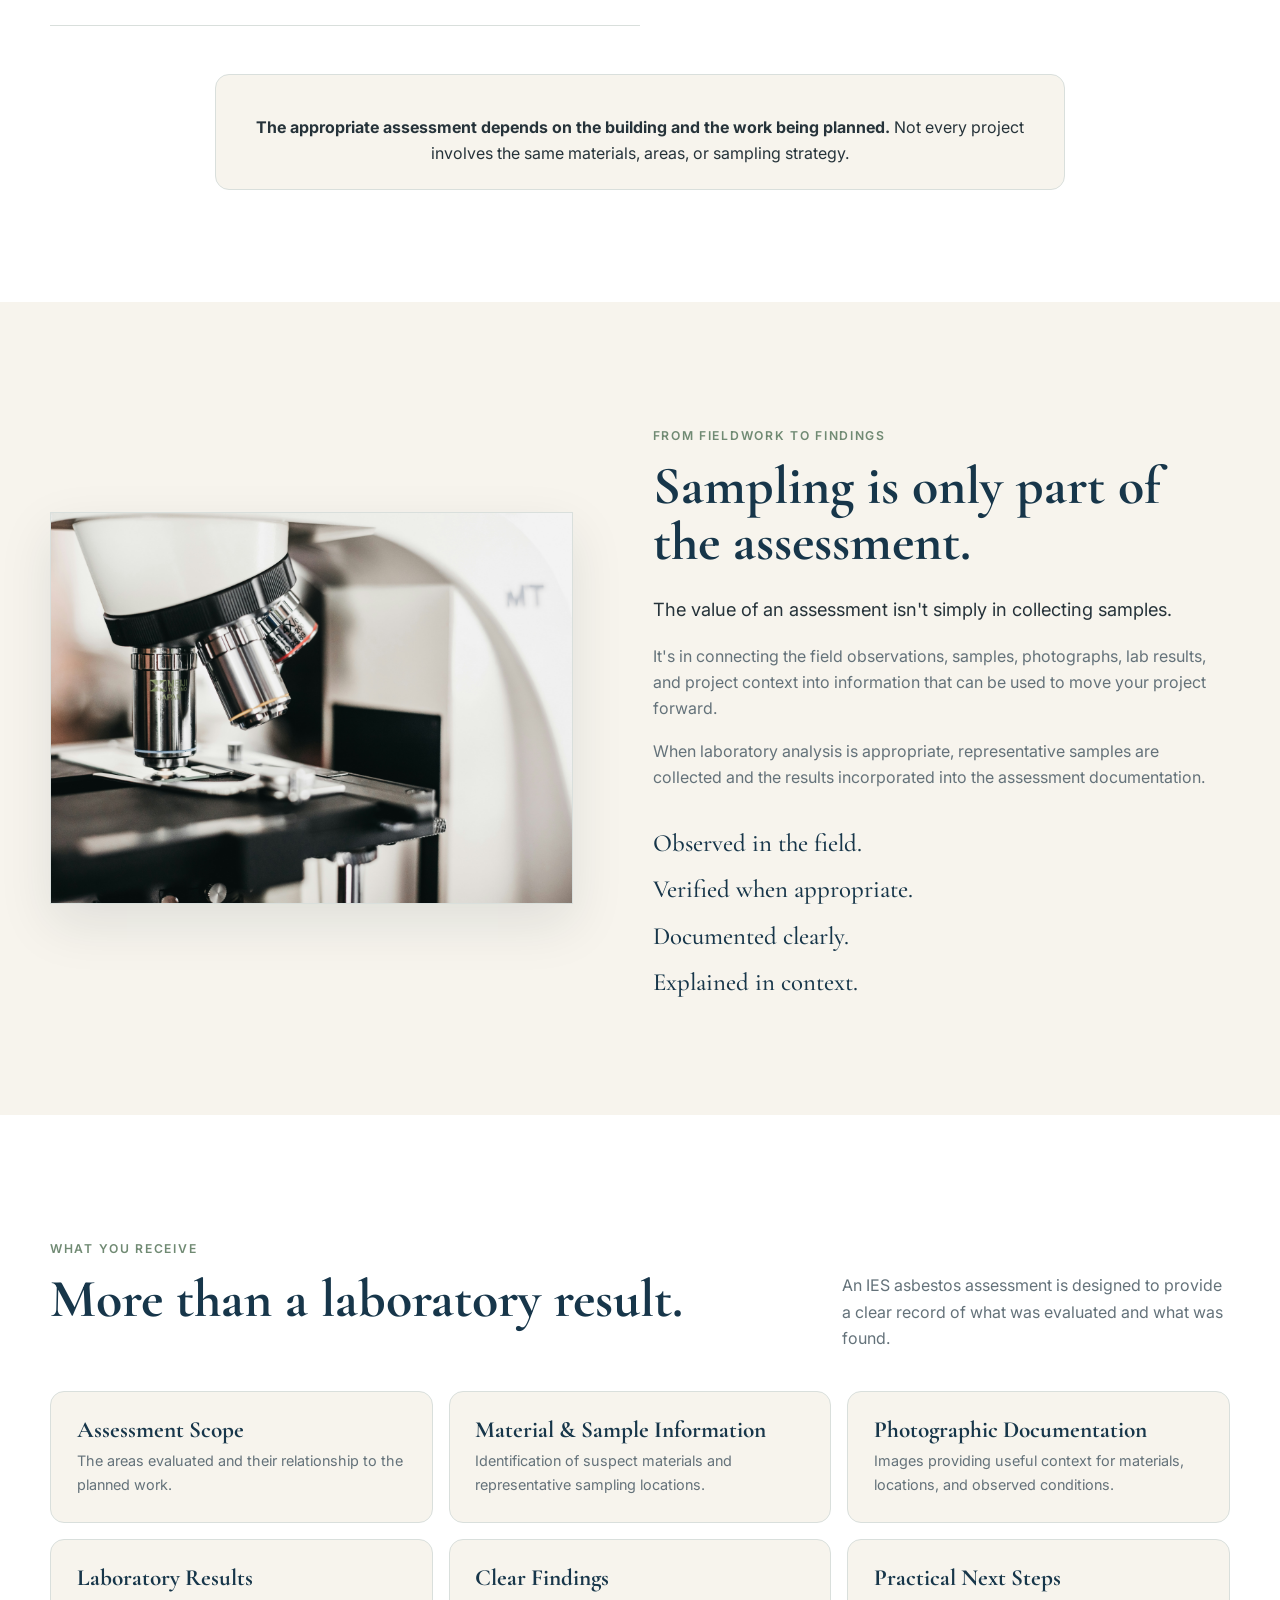
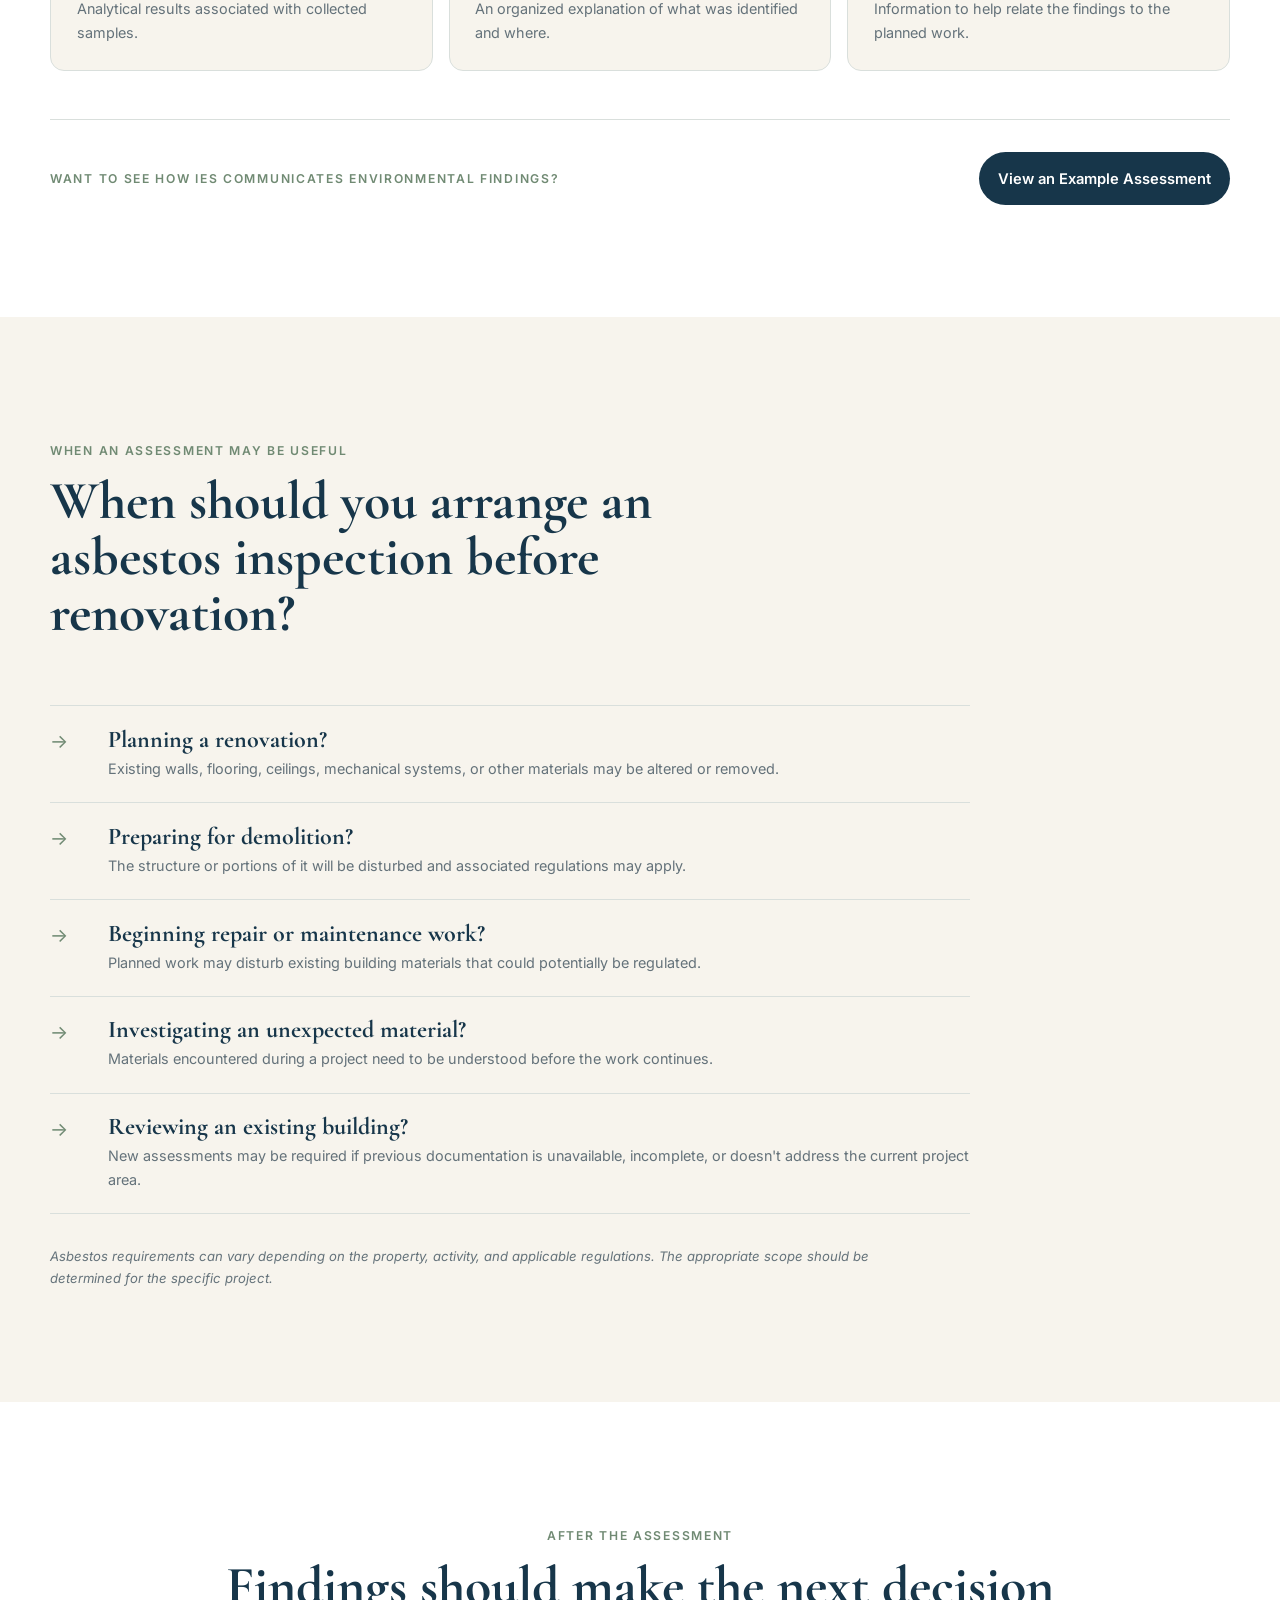
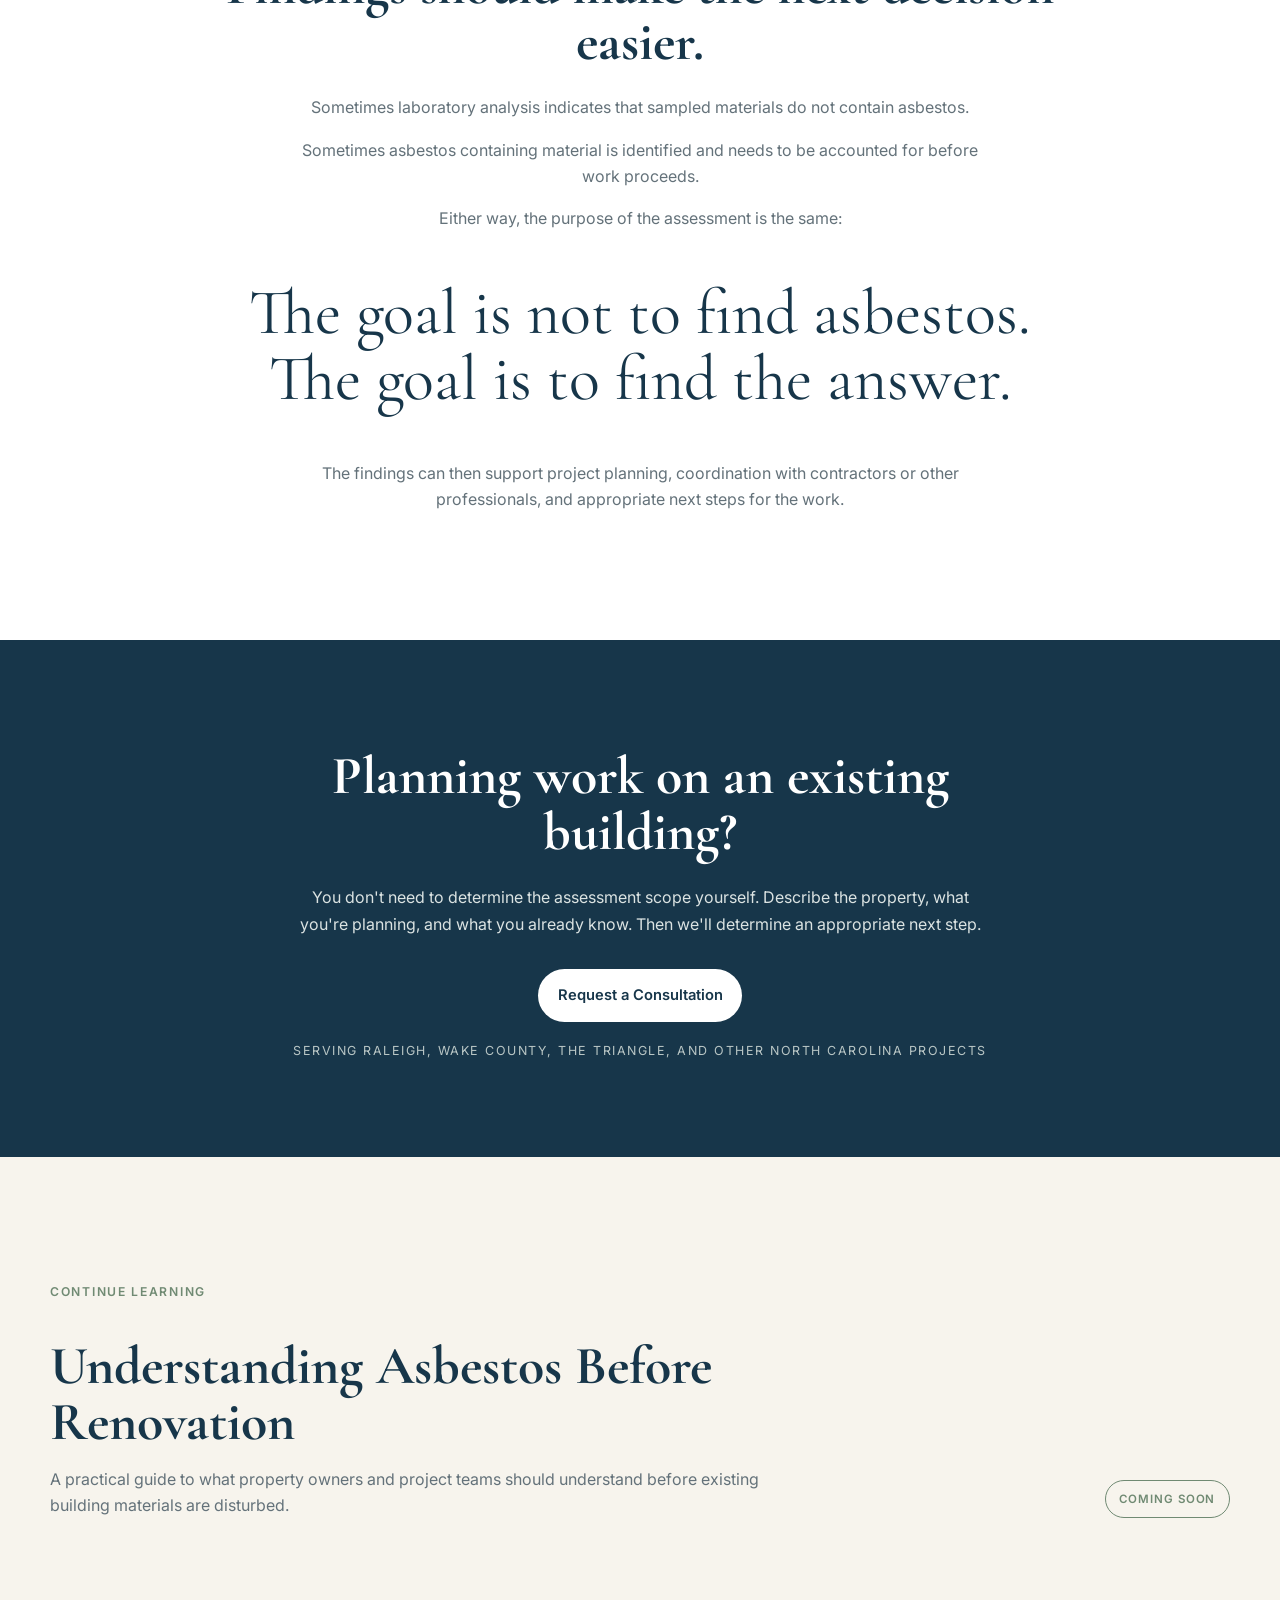
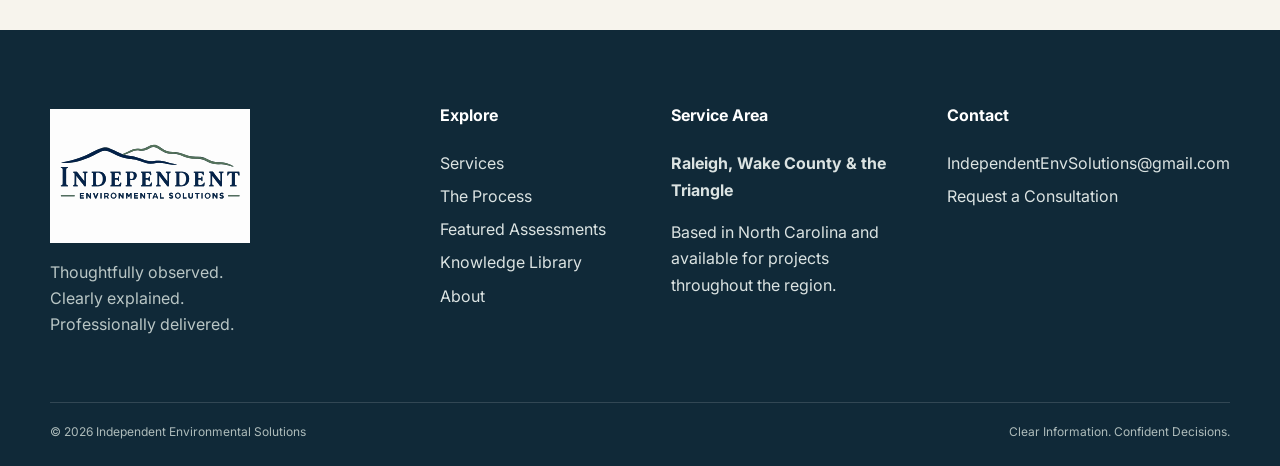
<file: asbestos-assessments.html>
<!doctype html>
<html lang="en">
<head>
  <meta charset="utf-8" />
  <meta name="viewport" content="width=device-width, initial-scale=1" />
  <meta
    name="description"
    content="Asbestos inspections, testing, surveys, and assessments in Raleigh, Wake County, and the Triangle. Plan renovations and demolition with clearer information."
  />
  <title>Asbestos Inspection & Testing Raleigh NC | IES</title>
  <link rel="canonical" href="https://independentenvironmentalsolutions.com/asbestos-assessments.html">

  <link rel="icon" href="favicon.svg" type="image/svg+xml" />
  <link rel="preconnect" href="https://fonts.googleapis.com">
  <link rel="preconnect" href="https://fonts.gstatic.com" crossorigin>
  <link
    href="https://fonts.googleapis.com/css2?family=Cormorant+Garamond:wght@500;600&family=Inter:wght@400;500;600&display=swap"
    rel="stylesheet"
  >
  <link rel="stylesheet" href="styles.css" />
  <meta property="og:type" content="website">
<meta property="og:title" content="Asbestos Inspection & Testing Raleigh NC | IES">
<meta property="og:description" content="Asbestos inspections, testing, surveys, and assessments in Raleigh, Wake County, and the Triangle. Plan renovations and demolition with clearer information.">
<meta property="og:url" content="https://independentenvironmentalsolutions.com/asbestos-assessments.html">
<meta property="og:site_name" content="Independent Environmental Solutions">

<meta name="twitter:card" content="summary">
<meta name="twitter:title" content="Asbestos Inspection & Testing Raleigh NC | IES">
<meta name="twitter:description" content="Asbestos inspections, testing, surveys, and assessments in Raleigh, Wake County, and the Triangle. Plan renovations and demolition with clearer information.">
<script type="application/ld+json">
{
  "@context": "https://schema.org",
  "@type": "Service",
  "name": "Asbestos Inspections, Testing, Surveys & Assessments",
  "description": "Asbestos inspections, surveys, assessments, and building material sampling for laboratory testing in Raleigh, Wake County, and the Triangle, including pre-renovation and demolition planning.",
  "provider": {
    "@type": "ProfessionalService",
    "name": "Independent Environmental Solutions",
    "url": "https://independentenvironmentalsolutions.com/"
  },
  "areaServed": [
    {"@type": "City", "name": "Raleigh"},
    {"@type": "AdministrativeArea", "name": "Wake County"},
    {"@type": "AdministrativeArea", "name": "Research Triangle, North Carolina"},
    {"@type": "State", "name": "North Carolina"}
  ],
  "url": "https://independentenvironmentalsolutions.com/asbestos-assessments.html"
}
</script>
</head>

<body>

  <a class="skip-link" href="#main">Skip to content</a>

  <header class="site-header" id="top">
    <div class="nav-shell">

      <a
        class="brand logo-link"
        href="index.html#top"
        aria-label="Independent Environmental Solutions home"
      >
        <img
          class="site-logo"
          src="IES_Logo_Primary_Transparent.svg"
          alt="Independent Environmental Solutions"
        >
      </a>

      <button
        class="menu-toggle"
        aria-label="Open navigation"
        aria-expanded="false"
      >
        Menu
      </button>

      <nav class="main-nav" aria-label="Primary navigation">
        <a href="index.html#services">Services</a>
        <a href="index.html#process">The Process</a>
        <a href="index.html#assessments">Featured Assessments</a>
        <a href="index.html#library">Knowledge Library</a>
        <a href="index.html#about">About</a>
        <a class="nav-cta" href="index.html#consultation">
          Request a Consultation
        </a>
      </nav>

    </div>
  </header>


  <main id="main">

    <!-- Service Hero -->
    <section class="service-hero">
      <div class="shell service-hero-grid">

        <div class="service-hero-copy">
          <p class="eyebrow">Raleigh, Wake County &amp; the Triangle</p>

          <h1>
            Asbestos Inspections, Testing &amp; Surveys in Raleigh, NC
          </h1>

          <p class="service-hero-lead">
            Planning a renovation, demolition, or building repair? An asbestos
            inspection or pre-renovation asbestos survey can help identify suspect
            materials before work disturbs them.
          </p>

          <p>
            Independent Environmental Solutions (IES) provides asbestos
            assessments and building material inspections for properties in Raleigh,
            Wake County, and the greater Triangle area. When appropriate, collected
            material samples are submitted for asbestos laboratory testing to help
            inform project planning and next steps.
          </p>

          <div class="service-hero-actions desktop-service-actions">
            <a
              class="button secondary"
              href="index.html#consultation"
            >
              Request a Consultation
            </a>

            <a
              class="text-link"
              href="#assessment-includes"
            >
              See What an Assessment Includes ↓
            </a>
          </div>
        </div>

<figure class="service-hero-photo">
  <img
    class="service-photo"
    src="Asbestos-Assessment-Hero.jpg"
    alt="Existing building interior during renovation planning"
  >
</figure>
<div class="service-hero-actions mobile-service-actions">
  <a class="button secondary" href="index.html#consultation">
    Request a Consultation
  </a>

  <a class="text-link" href="#assessment-includes">
    See What an Assessment Includes ↓
  </a>
</div>
      </div>
    </section>


    <!-- Planning Before Disturbance -->
    <section
      class="service-editorial section"
      id="assessment-includes"
    >
      <div class="shell service-editorial-grid">

        <div>
          <p class="eyebrow">Planning Before Disturbance</p>
          <h2>
            A little information upfront can prevent much bigger problems later.
          </h2>
        </div>

        <div class="service-editorial-copy">
          <p>
            Asbestos can be present in a variety of building materials,
            including flooring, mastics, insulation, ceiling materials, wall
            systems, roofing components, and other products.
          </p>

          <p>And there's an important limitation:</p>

          <blockquote class="service-callout-quote">
            You generally cannot determine whether a material contains asbestos
            just by looking at it.
          </blockquote>

          <p>
            An asbestos inspection before renovation helps establish which suspect
            materials may be affected by the proposed work. Laboratory testing,
            when appropriate, provides analytical information that visual inspection
            alone cannot supply.
          </p>

          <div class="service-note">
            <p class="eyebrow">Not sure what needs to be assessed?</p>
            <p>
              Describe the building and the work you're planning.
              Then we'll determine an appropriate assessment scope.
            </p>
          </div>
        </div>

      </div>
    </section>


    <!-- The IES Approach -->
    <section class="service-process section soft">
      <div class="shell">

        <div class="section-heading">
          <div>
            <p class="eyebrow">The IES Approach</p>
            <h2>Start with the project, not a checklist.</h2>
          </div>

          <p>
            Whether you call it an asbestos inspection, asbestos survey, or
            asbestos assessment, the scope begins with the building, the planned
            work, and the materials that may be affected. IES helps property owners,
            contractors, and project teams in the Raleigh area understand what
            should be evaluated before disturbance.
          </p>
        </div>

        <div class="service-process-grid">

          <article class="service-process-step">
            <span>01</span>
            <h3>Understand the Project</h3>
            <p>
              Beginning with the building, the work that's planned, and the available information.
            </p>
          </article>

          <article class="service-process-step">
            <span>02</span>
            <h3>Observe the Materials</h3>
            <p>
              Accessible areas are evaluated to identify suspect building
              materials relevant to the assessment.
            </p>
          </article>

          <article class="service-process-step">
            <span>03</span>
            <h3>Sample &amp; Verify</h3>
            <p>
              When appropriate, representative building material samples are
              collected for asbestos testing by a laboratory.
            </p>
          </article>

          <article class="service-process-step">
            <span>04</span>
            <h3>Explain the Findings</h3>
            <p>
              Observations and analytical results are organized into clear,
              useful assessment documentation.
            </p>
          </article>

        </div>

      </div>
    </section>


    <!-- What We Look For -->
    <section class="service-materials section">
      <div class="shell">

        <div class="section-heading">
          <div>
            <p class="eyebrow">What IES Looks For</p>
            <h2>Suspect building materials evaluated during asbestos surveys.</h2>
          </div>

          <p>
            Depending on the property and project, materials evaluated may include:
          </p>
        </div>

        <div class="material-index">

          <article>
            <span>01</span>
            <div>
              <h3>Flooring &amp; Mastics</h3>
              <p>
                Floor tile, sheet flooring, backing materials, adhesives,
                and related components.
              </p>
            </div>
          </article>

          <article>
            <span>02</span>
            <div>
              <h3>Walls &amp; Ceilings</h3>
              <p>
                Joint compound, plaster, textured finishes, ceiling materials,
                and other finishes.
              </p>
            </div>
          </article>

          <article>
            <span>03</span>
            <div>
              <h3>Mechanical &amp; Thermal Materials</h3>
              <p>
                Pipe insulation, fittings, equipment insulation, and other
                thermal-system materials.
              </p>
            </div>
          </article>

          <article>
            <span>04</span>
            <div>
              <h3>Roofing &amp; Exterior Materials</h3>
              <p>
                Roofing components, sealants, siding products, and other
                exterior materials where applicable.
              </p>
            </div>
          </article>

          <article>
            <span>05</span>
            <div>
              <h3>Other Suspect Materials</h3>
              <p>
                Additional materials identified based on their appearance,
                use, location, and the scope of the project.
              </p>
            </div>
          </article>

        </div>

        <div class="service-note centered-note">
          <p>
            <strong>
              The appropriate assessment depends on the building and the work
              being planned.
            </strong>
            Not every project involves the same materials, areas, or sampling strategy.
          </p>
        </div>

      </div>
    </section>


    <!-- From Fieldwork to Findings -->
    <section class="service-fieldwork section soft">
      <div class="shell service-fieldwork-grid">

<figure class="service-field-photo">
  <img
    class="service-photo"
    src="Asbestos-Assessments-Fieldwork.jpg"
    alt="Environmental field assessment of existing building materials"
  >
</figure>

        <div class="service-fieldwork-copy">
          <p class="eyebrow">From Fieldwork to Findings</p>
          <h2>Sampling is only part of the assessment.</h2>

          <p class="lead">
            The value of an assessment isn't simply in collecting samples.
          </p>

          <p>
            It's in connecting the field observations, samples, photographs,
            lab results, and project context into information
            that can be used to move your project forward.
          </p>

          <p>
            When laboratory analysis is appropriate, representative samples are
            collected and the results incorporated into the assessment documentation.
          </p>

          <div class="service-principles">
            <strong>Observed in the field.</strong>
            <strong>Verified when appropriate.</strong>
            <strong>Documented clearly.</strong>
            <strong>Explained in context.</strong>
          </div>
        </div>

      </div>
    </section>


    <!-- What You Receive -->
    <section class="service-deliverables section">
      <div class="shell">

        <div class="section-heading">
          <div>
            <p class="eyebrow">What You Receive</p>
            <h2>More than a laboratory result.</h2>
          </div>

          <p>
            An IES asbestos assessment is designed to provide a clear record
            of what was evaluated and what was found.
          </p>
        </div>

        <div class="deliverables-grid">

          <article>
            <h3>Assessment Scope</h3>
            <p>
              The areas evaluated and their relationship to the planned work.
            </p>
          </article>

          <article>
            <h3>Material &amp; Sample Information</h3>
            <p>
              Identification of suspect materials and representative sampling locations.
            </p>
          </article>

          <article>
            <h3>Photographic Documentation</h3>
            <p>
              Images providing useful context for materials, locations,
              and observed conditions.
            </p>
          </article>

          <article>
            <h3>Laboratory Results</h3>
            <p>
              Analytical results associated with collected samples.
            </p>
          </article>

          <article>
            <h3>Clear Findings</h3>
            <p>
              An organized explanation of what was identified and where.
            </p>
          </article>

          <article>
            <h3>Practical Next Steps</h3>
            <p>
              Information to help relate the findings to the planned work.
            </p>
          </article>

        </div>

        <div class="service-report-link">
          <p class="eyebrow">
            Want to see how IES communicates environmental findings?
          </p>

          <a
            class="button secondary"
            href="IES_Example_Assessment_Website_Final.pdf"
            target="_blank"
            rel="noopener"
          >
            View an Example Assessment
          </a>
        </div>

      </div>
    </section>


    <!-- When Useful -->
    <section class="service-scenarios section soft">
      <div class="shell">

        <div class="section-heading">
          <div>
            <p class="eyebrow">When an Assessment May Be Useful</p>
            <h2>
              When should you arrange an asbestos inspection before renovation?
            </h2>
          </div>
        </div>

        <div class="scenario-list">

          <article>
            <span>→</span>
            <div>
              <h3>Planning a renovation?</h3>
              <p>
                Existing walls, flooring, ceilings, mechanical systems,
                or other materials may be altered or removed.
              </p>
            </div>
          </article>

          <article>
            <span>→</span>
            <div>
              <h3>Preparing for demolition?</h3>
              <p>
                The structure or portions of it will be disturbed and associated regulations may apply.
              </p>
            </div>
          </article>

          <article>
            <span>→</span>
            <div>
              <h3>Beginning repair or maintenance work?</h3>
              <p>
                Planned work may disturb existing building materials that could potentially be regulated.
              </p>
            </div>
          </article>

          <article>
            <span>→</span>
            <div>
              <h3>Investigating an unexpected material?</h3>
              <p>
                Materials encountered during a project need to be
                understood before the work continues.
              </p>
            </div>
          </article>

          <article>
            <span>→</span>
            <div>
              <h3>Reviewing an existing building?</h3>
              <p>
                New assessments may be required if previous documentation is unavailable, incomplete,
                or doesn't address the current project area.
              </p>
            </div>
          </article>

        </div>

        <p class="service-regulatory-note">
          Asbestos requirements can vary depending on the property, activity,
          and applicable regulations. The appropriate scope should be determined
          for the specific project.
        </p>

      </div>
    </section>


    <!-- After the Assessment -->
    <section class="service-conclusion section">
      <div class="shell service-conclusion-inner">

        <p class="eyebrow">After the Assessment</p>

        <h2>Findings should make the next decision easier.</h2>

        <p>
          Sometimes laboratory analysis indicates that sampled materials do not
          contain asbestos.
        </p>

        <p>
          Sometimes asbestos containing material is identified and needs to be
          accounted for before work proceeds.
        </p>

        <p>Either way, the purpose of the assessment is the same:</p>

        <blockquote>
          The goal is not to find asbestos.<br>
          The goal is to find the answer.
        </blockquote>

        <p>
          The findings can then support project planning, coordination with
          contractors or other professionals, and appropriate next steps for the work.
        </p>

      </div>
    </section>


    <!-- Service CTA -->
    <section class="service-cta">
      <div class="shell service-cta-inner">

        <p class="eyebrow light"></p>

        <h2>Planning work on an existing building?</h2>

        <p>
          You don't need to determine the assessment scope yourself.
          Describe the property, what you're planning, and what you already know.
          Then we'll determine an appropriate next step.
        </p>

        <a
          class="button primary"
          href="index.html#consultation"
        >
          Request a Consultation
        </a>

        <p class="service-area-note">
          Serving Raleigh, Wake County, the Triangle, and other North Carolina projects
        </p>

      </div>
    </section>


    <!-- Continue Learning -->
    <section class="service-learning section">
      <div class="shell">

        <p class="eyebrow">Continue Learning</p>

        <div class="learning-preview">
          <div>
            <h2>Understanding Asbestos Before Renovation</h2>
            <p>
              A practical guide to what property owners and project teams
              should understand before existing building materials are disturbed.
            </p>
          </div>

          <span class="coming-soon">Coming Soon</span>
        </div>

      </div>
    </section>

  </main>


  <footer class="site-footer">
    <div class="shell footer-grid">

      <div class="footer-brand">
        <a
          class="brand footer-logo logo-link"
          href="#top"
          aria-label="Independent Environmental Solutions — back to top"
        >
          <img
            class="site-logo footer-site-logo"
            src="IES_Logo_Footer_White.svg"
            alt="Independent Environmental Solutions"
          >
        </a>

        <p>
          Thoughtfully observed.<br>
          Clearly explained.<br>
          Professionally delivered.
        </p>
      </div>

      <div>
        <h4>Explore</h4>
        <a href="index.html#services">Services</a>
        <a href="index.html#process">The Process</a>
        <a href="index.html#assessments">Featured Assessments</a>
        <a href="index.html#library">Knowledge Library</a>
        <a href="index.html#about">About</a>
      </div>

      <div>
        <h4>Service Area</h4>
        <p><strong>Raleigh, Wake County &amp; the Triangle</strong></p>
        <p>
          Based in North Carolina and available for projects throughout the region.
        </p>
      </div>

      <div>
        <h4>Contact</h4>
        <a href="mailto:IndependentEnvSolutions@gmail.com">
          IndependentEnvSolutions@gmail.com
        </a>
        <a href="index.html#consultation">
          Request a Consultation
        </a>
      </div>

    </div>

    <div class="shell footer-bottom">
      <span>© 2026 Independent Environmental Solutions</span>
      <span>Clear Information. Confident Decisions.</span>
    </div>
  </footer>


  <script src="script.js"></script>

</body>
</html>
</file>
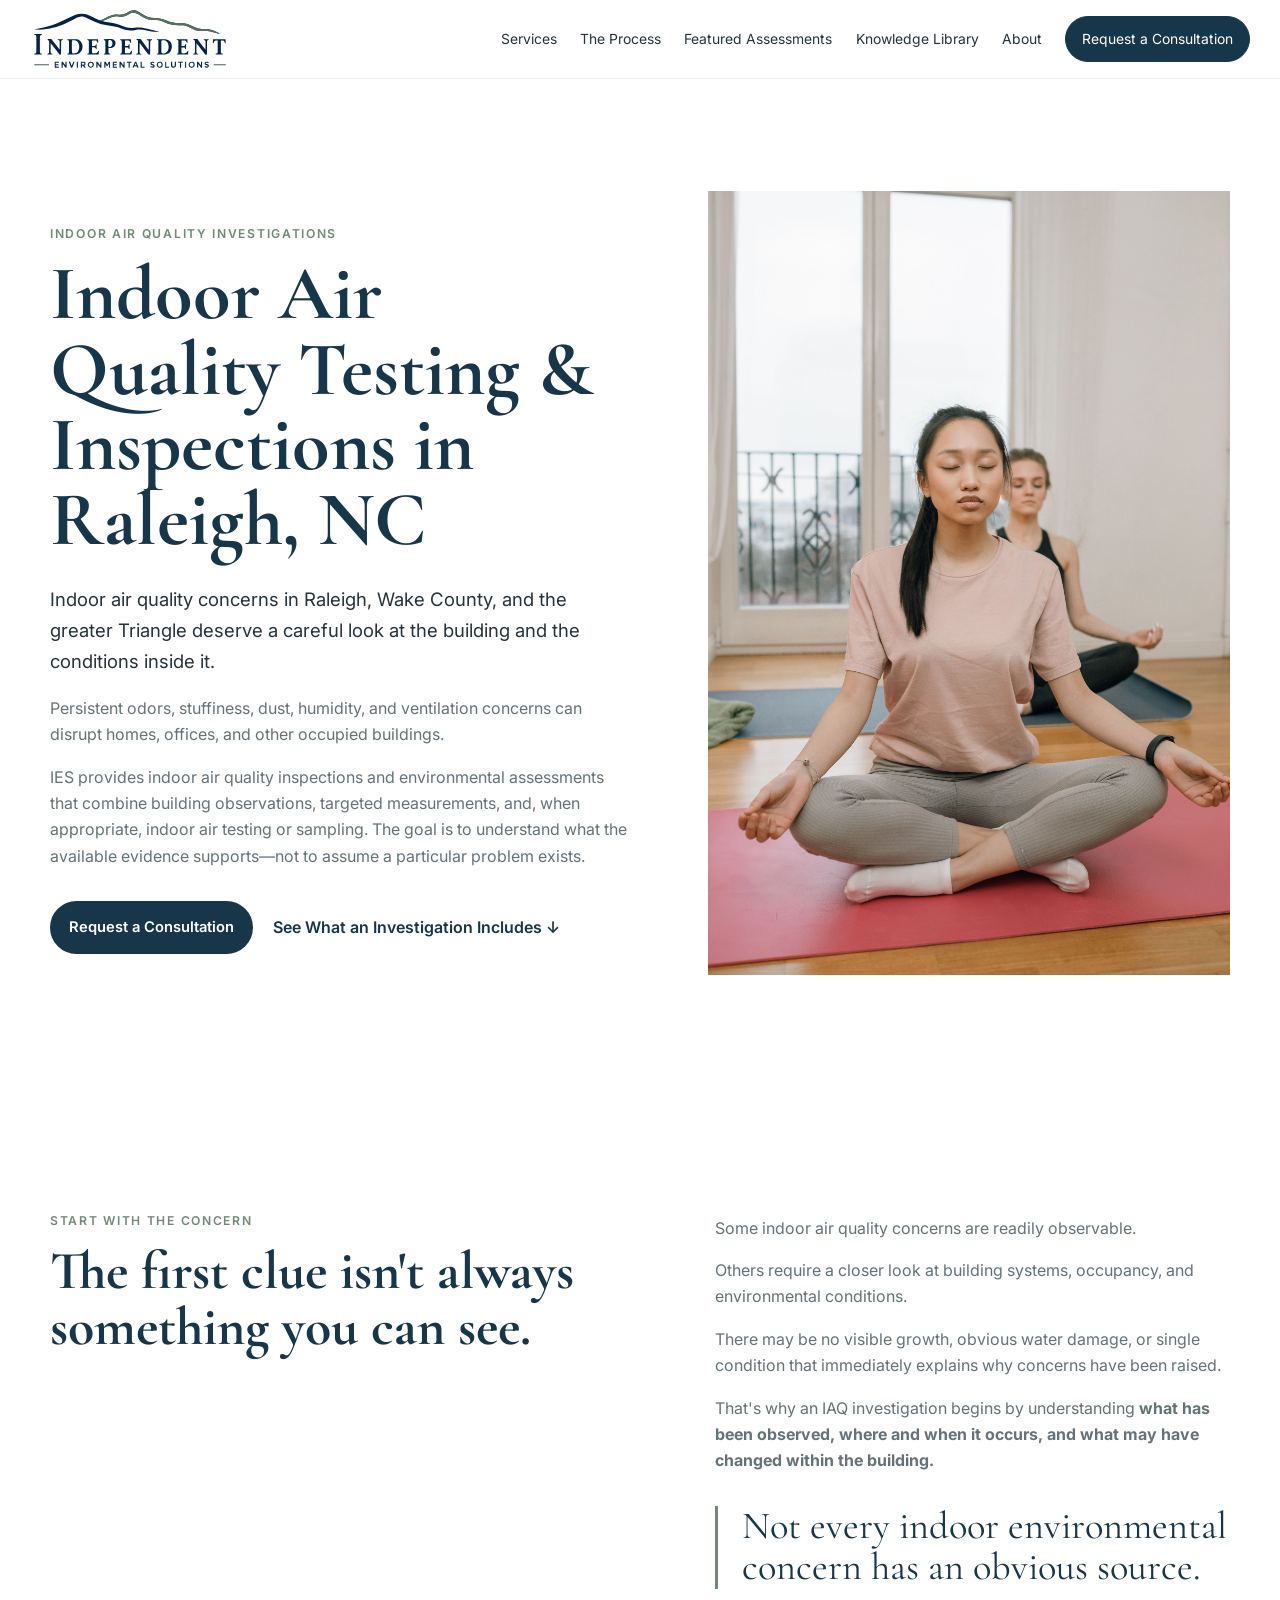
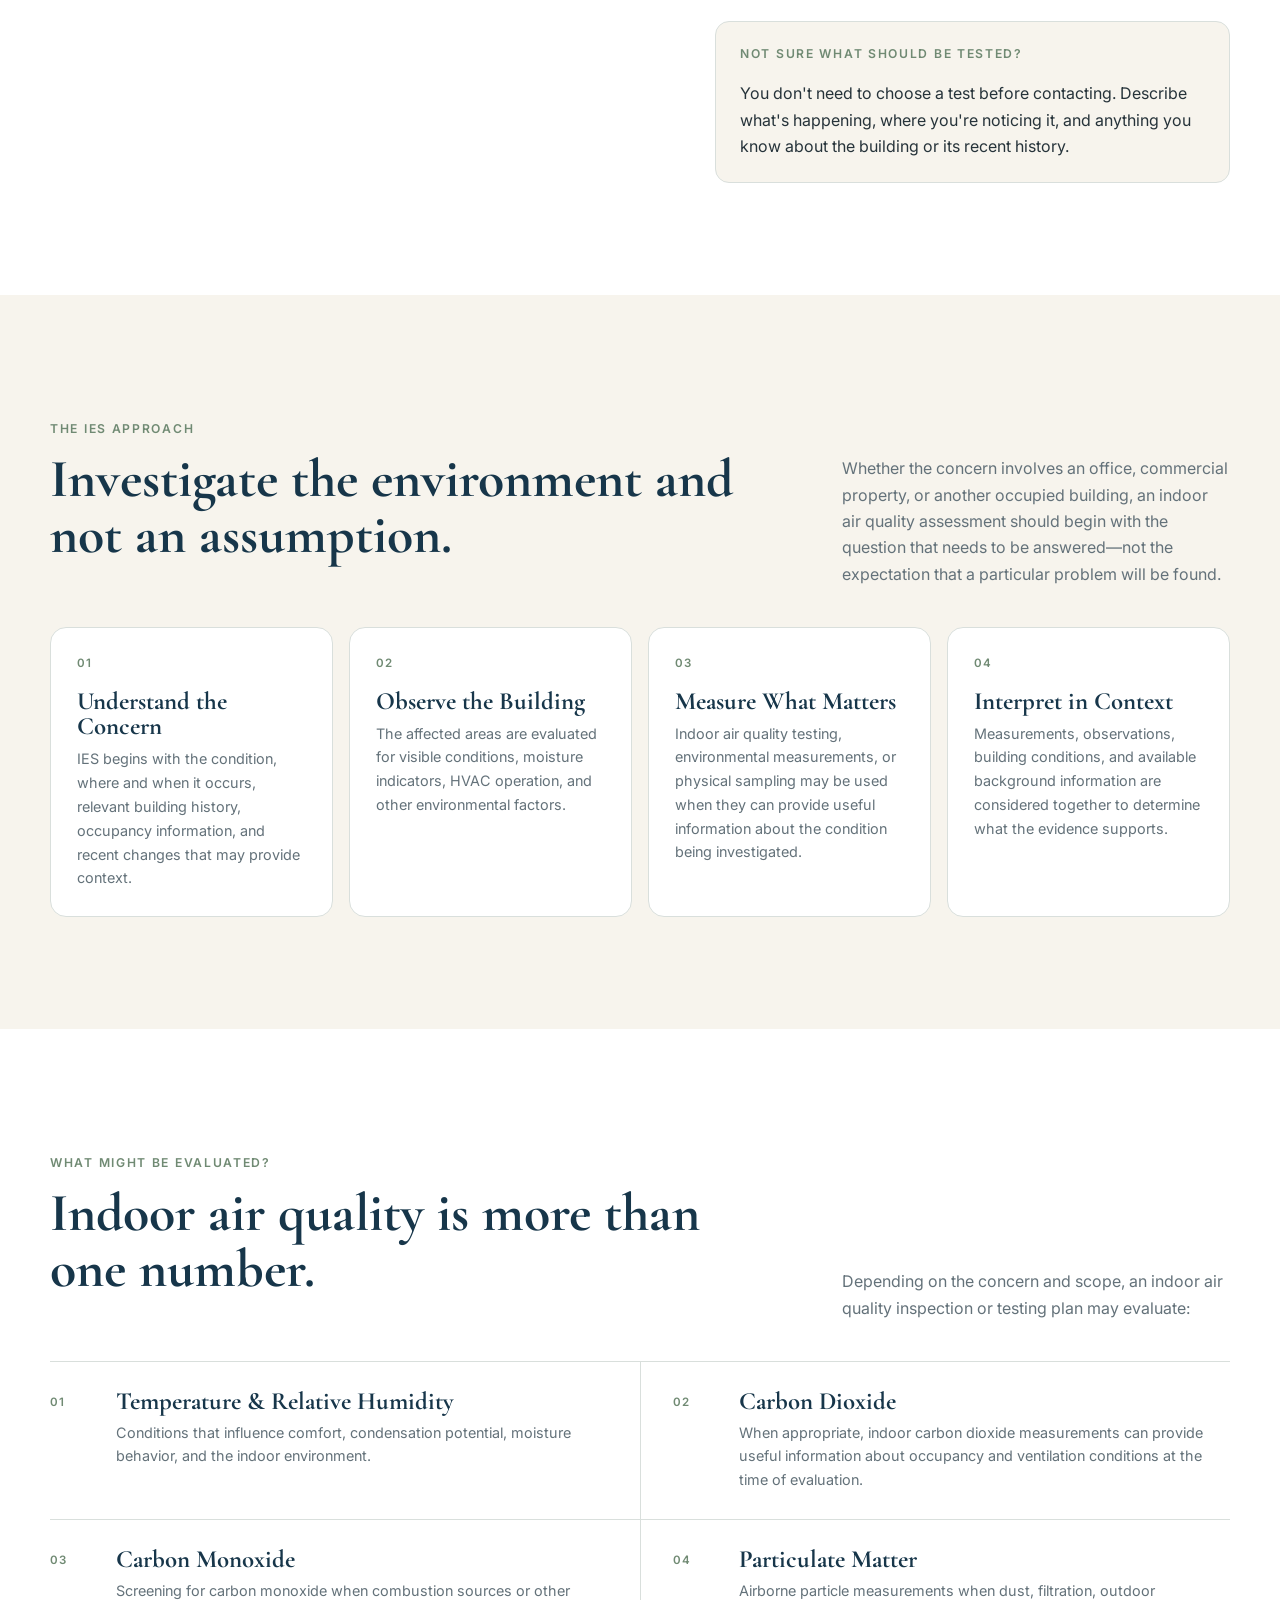
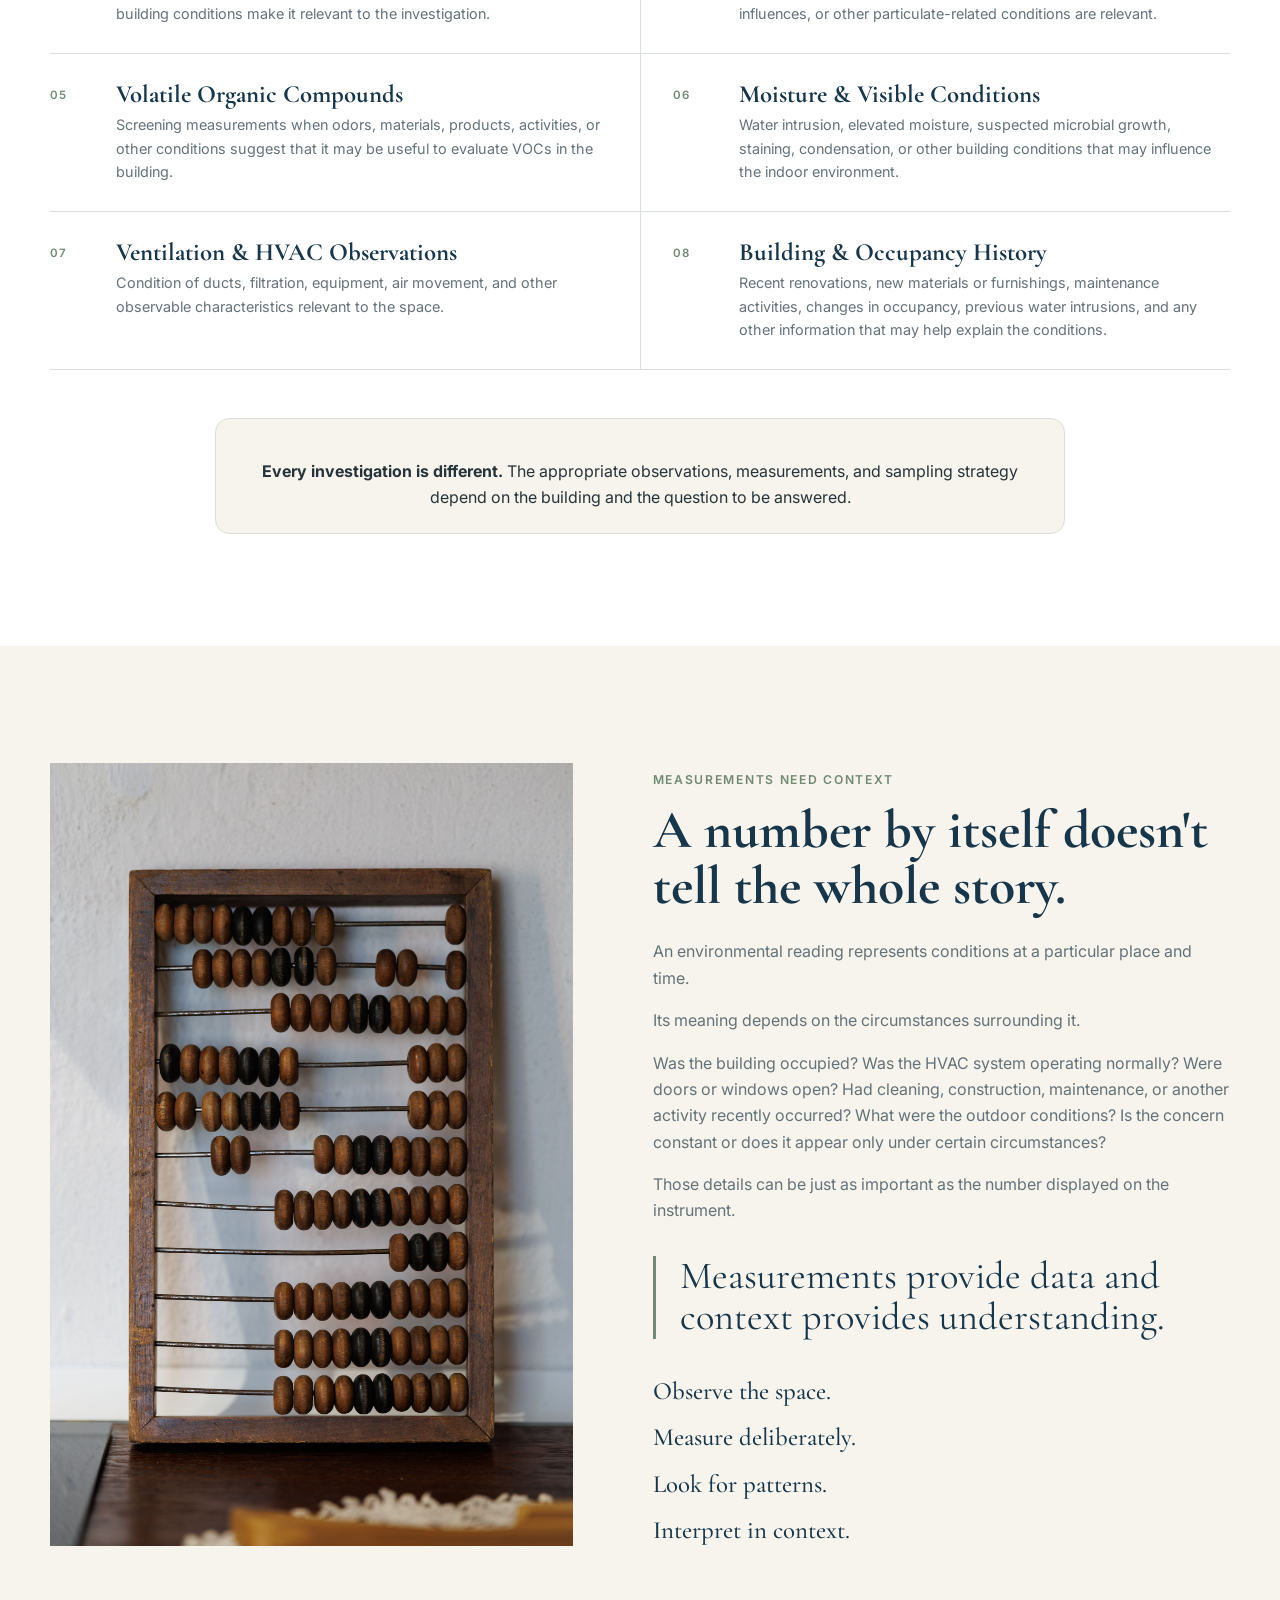
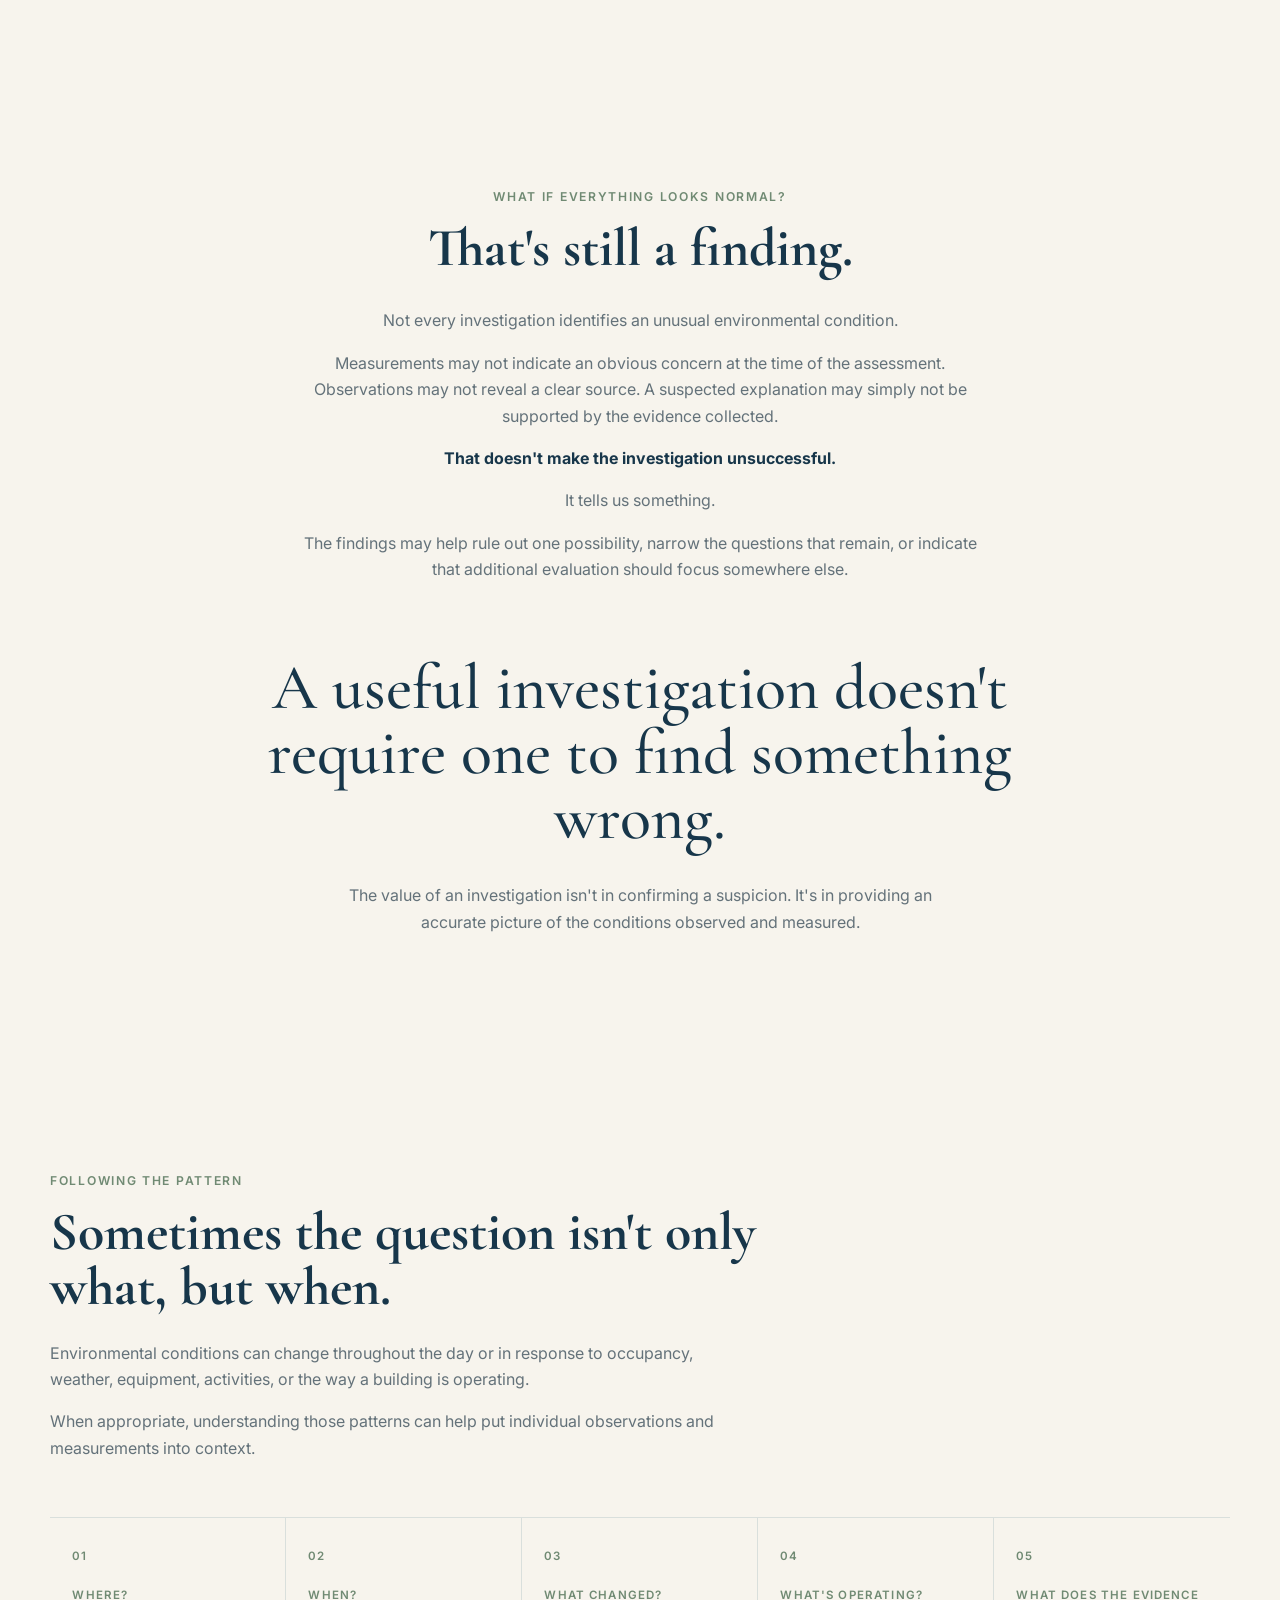
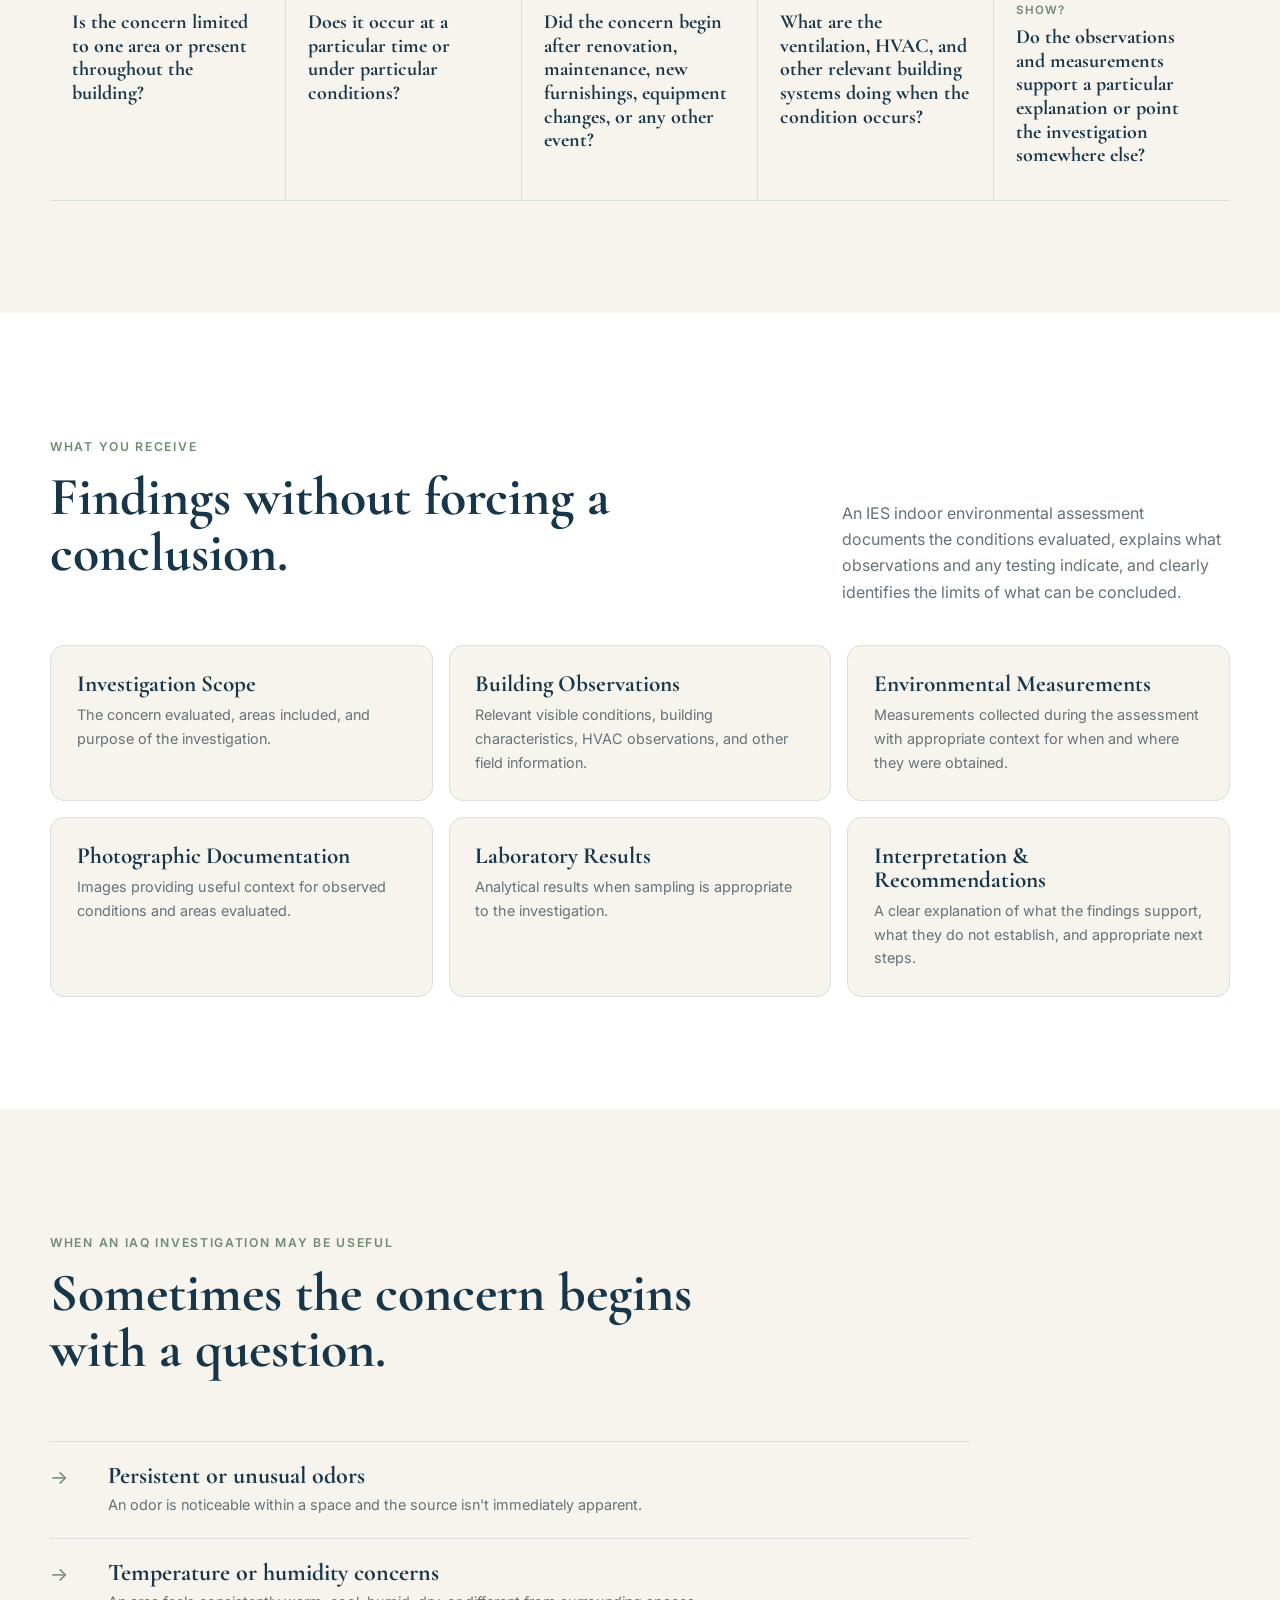
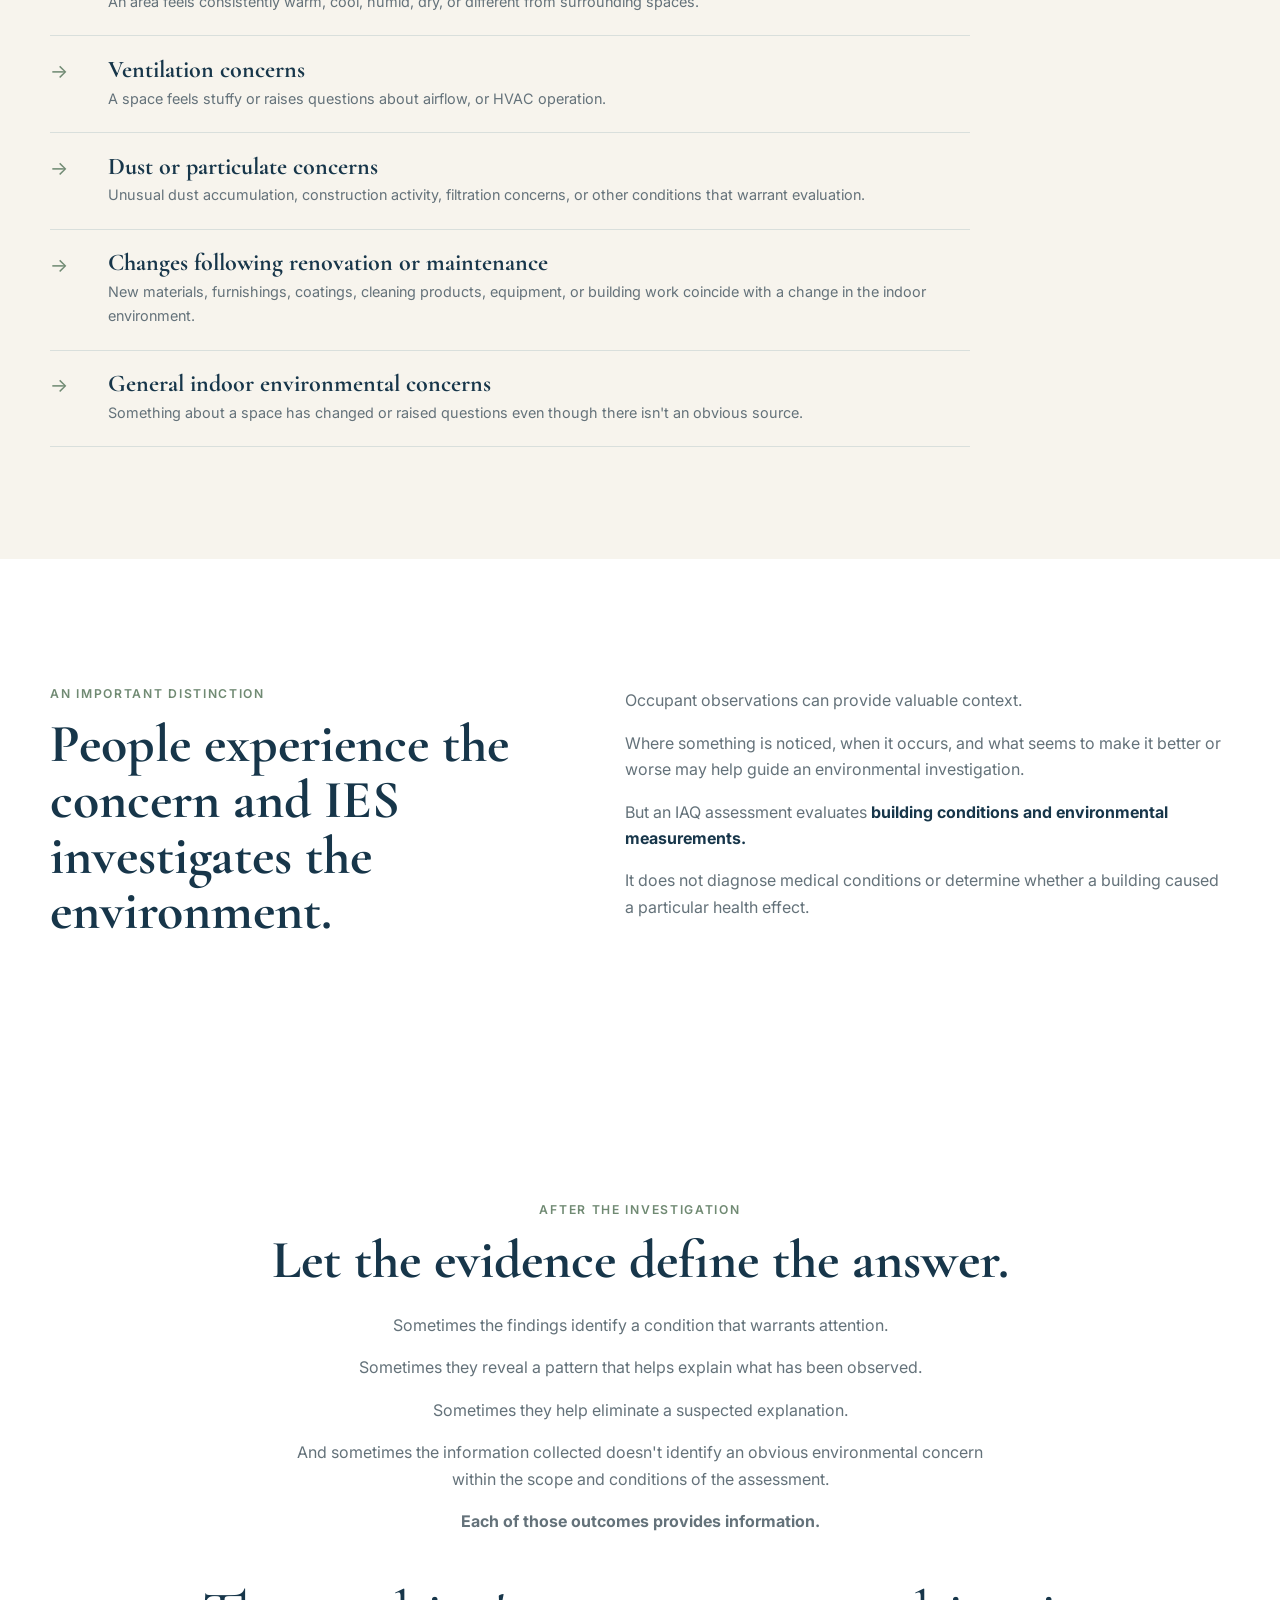
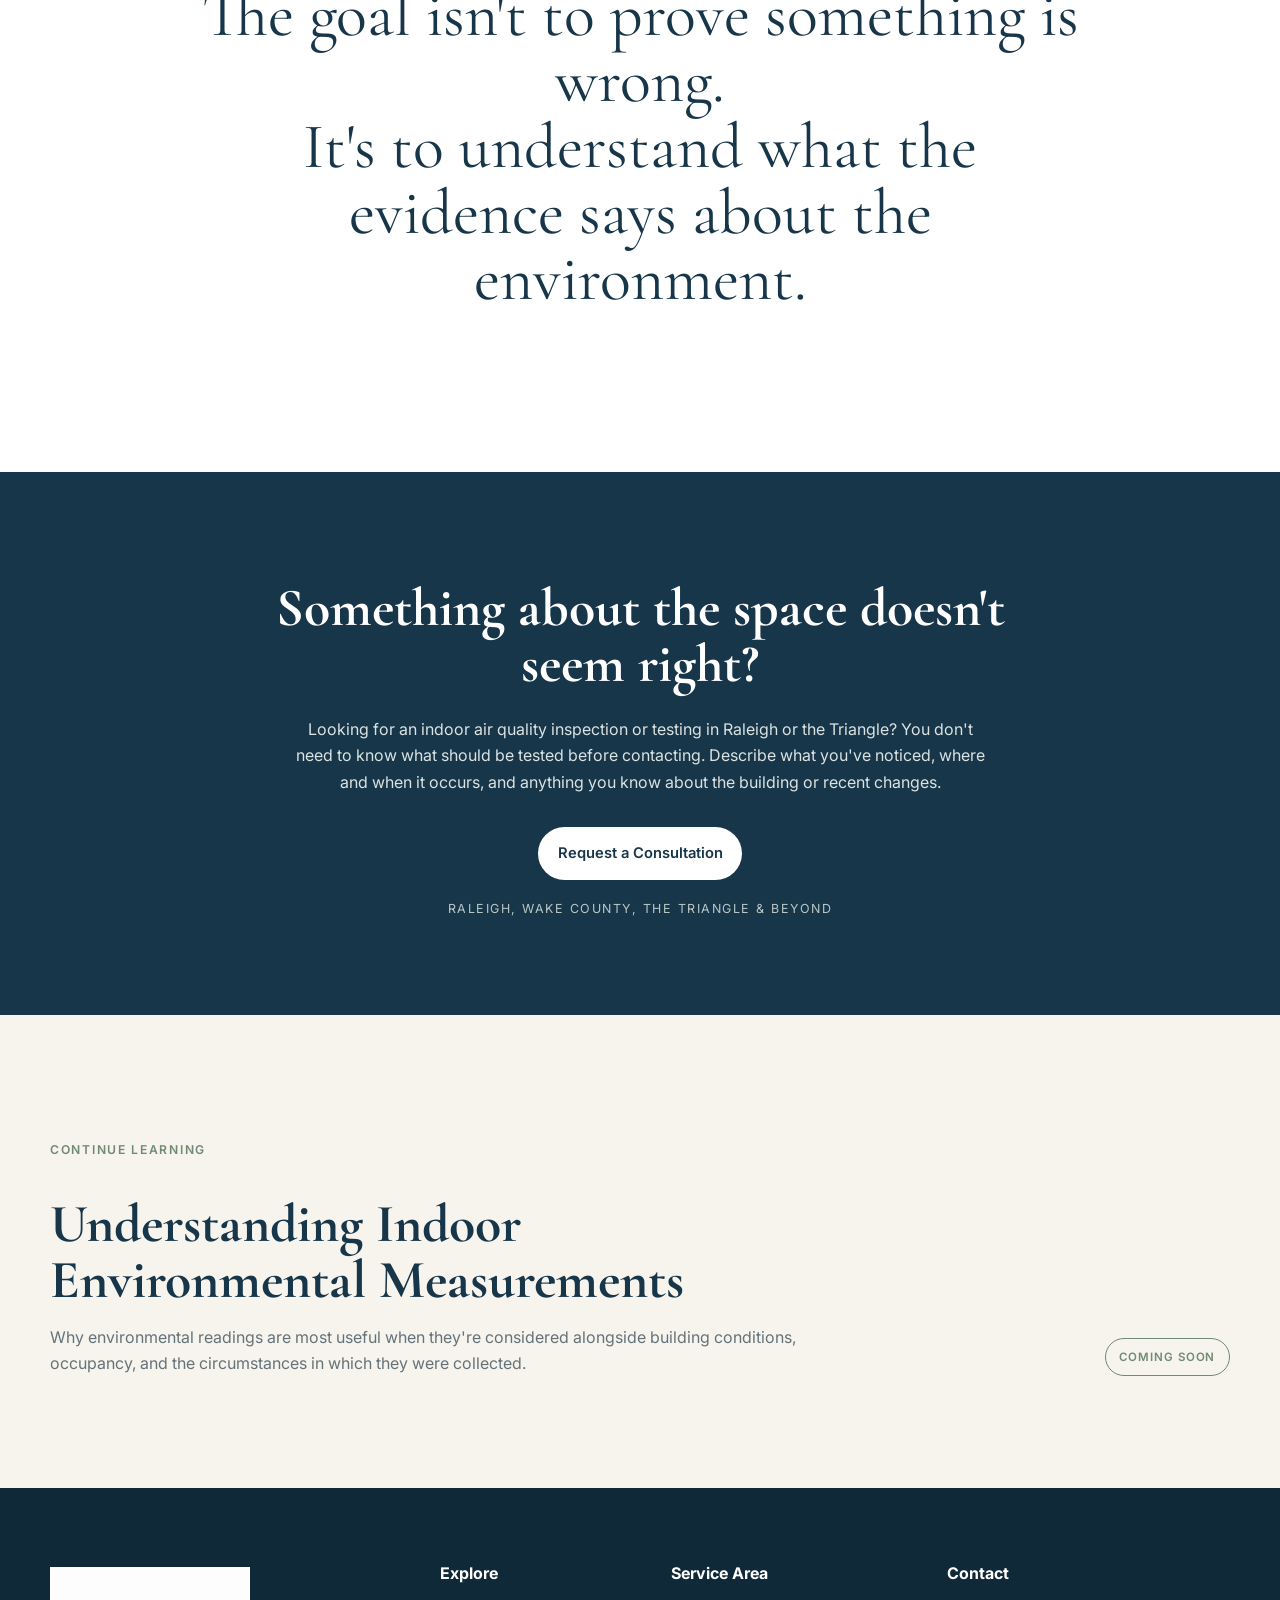
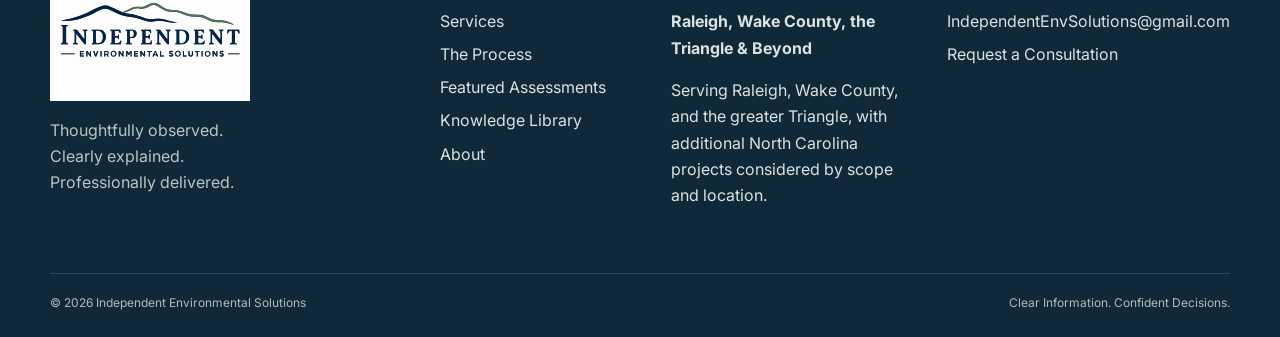
<file: indoor-air-quality.html>
<!doctype html>
<html lang="en">
<head>
  <meta charset="utf-8" />
  <meta name="viewport" content="width=device-width, initial-scale=1" />
  <meta
    name="description"
    content="Indoor air quality testing, inspections, and environmental assessments in Raleigh, Wake County, and the Triangle. Investigations of odors, ventilation, VOCs, and moisture."
  />
  <title>Indoor Air Quality Testing & Inspections Raleigh NC | IES</title>
  <link rel="canonical" href="https://independentenvironmentalsolutions.com/indoor-air-quality.html">

<meta property="og:type" content="website">
<meta property="og:title" content="Indoor Air Quality Testing & Inspections Raleigh NC | IES">
<meta property="og:description" content="Indoor air quality testing, inspections, and environmental assessments in Raleigh, Wake County, and the Triangle. Investigations of odors, ventilation, VOCs, and moisture.">
<meta property="og:url" content="https://independentenvironmentalsolutions.com/indoor-air-quality.html">
<meta property="og:site_name" content="Independent Environmental Solutions">

<meta name="twitter:card" content="summary">
<meta name="twitter:title" content="Indoor Air Quality Testing & Inspections Raleigh NC | IES">
<meta name="twitter:description" content="Indoor air quality testing, inspections, and environmental assessments in Raleigh, Wake County, and the Triangle. Investigations of odors, ventilation, VOCs, and moisture.">

  <link rel="icon" href="favicon.svg" type="image/svg+xml" />
  <link rel="preconnect" href="https://fonts.googleapis.com">
  <link rel="preconnect" href="https://fonts.gstatic.com" crossorigin>
  <link
    href="https://fonts.googleapis.com/css2?family=Cormorant+Garamond:wght@500;600&family=Inter:wght@400;500;600&display=swap"
    rel="stylesheet"
  >
  <link rel="stylesheet" href="styles.css" />
<script type="application/ld+json">
{
  "@context": "https://schema.org",
  "@type": "Service",
  "name": "Indoor Air Quality Testing, Inspections & Investigations",
  "description": "Indoor air quality inspections, testing, and environmental assessments in Raleigh, Wake County, and the Triangle, including evaluations of odors, ventilation, VOCs, moisture, and building conditions.",
  "provider": {
    "@type": "ProfessionalService",
    "name": "Independent Environmental Solutions",
    "url": "https://independentenvironmentalsolutions.com/"
  },
  "areaServed": [
    {"@type": "City", "name": "Raleigh"},
    {"@type": "AdministrativeArea", "name": "Wake County"},
    {"@type": "Place", "name": "Research Triangle, North Carolina"},
    {"@type": "State", "name": "North Carolina"}
  ],
  "url": "https://independentenvironmentalsolutions.com/indoor-air-quality.html"
}
</script>
</head>

<body>

  <a class="skip-link" href="#main">Skip to content</a>

  <header class="site-header" id="top">
    <div class="nav-shell">

      <a
        class="brand logo-link"
        href="index.html#top"
        aria-label="Independent Environmental Solutions home"
      >
        <img
          class="site-logo"
          src="IES_Logo_Primary_Transparent.svg"
          alt="Independent Environmental Solutions"
        >
      </a>

      <button
        class="menu-toggle"
        aria-label="Open navigation"
        aria-expanded="false"
      >
        Menu
      </button>

      <nav class="main-nav" aria-label="Primary navigation">
        <a href="index.html#services">Services</a>
        <a href="index.html#process">The Process</a>
        <a href="index.html#assessments">Featured Assessments</a>
        <a href="index.html#library">Knowledge Library</a>
        <a href="index.html#about">About</a>
        <a class="nav-cta" href="index.html#consultation">
          Request a Consultation
        </a>
      </nav>

    </div>
  </header>


  <main id="main">

<!-- Service Hero -->
<section class="service-hero">
  <div class="shell service-hero-grid">

    <div class="service-hero-copy">
      <p class="eyebrow">Indoor Air Quality Investigations</p>

      <h1>
        Indoor Air Quality Testing &amp; Inspections in Raleigh, NC
      </h1>

      <p class="service-hero-lead">
        Indoor air quality concerns in Raleigh, Wake County, and the greater Triangle deserve a careful look at the building and the conditions inside it.
      </p>

      <p>
        Persistent odors, stuffiness, dust, humidity, and ventilation concerns can disrupt homes, offices, and other occupied buildings.
      </p>

      <p>
        IES provides indoor air quality inspections and environmental assessments that combine building observations, targeted measurements, and, when appropriate, indoor air testing or sampling. The goal is to understand what the available evidence supports—not to assume a particular problem exists.
      </p>

      <div class="service-hero-actions desktop-service-actions">
        <a
          class="button secondary"
          href="index.html#consultation"
        >
          Request a Consultation
        </a>

        <a
          class="text-link"
          href="#investigation-includes"
        >
          See What an Investigation Includes ↓
        </a>
      </div>
    </div>

    <figure class="service-hero-photo">
      <img
        src="clean-office.jpg"
        alt="Clean, modern indoor office environment"
      >
    </figure>

    <div class="service-hero-actions mobile-service-actions">
      <a
        class="button secondary"
        href="index.html#consultation"
      >
        Request a Consultation
      </a>

      <a
        class="text-link"
        href="#investigation-includes"
      >
        See What an Investigation Includes ↓
      </a>
    </div>

  </div>
</section>

    <!-- Start With the Concern -->
    <section
      class="service-editorial section"
      id="investigation-includes"
    >
      <div class="shell service-editorial-grid">

        <div>
          <p class="eyebrow">Start With the Concern</p>
          <h2>The first clue isn't always something you can see.</h2>
        </div>

        <div class="service-editorial-copy">
          <p>Some indoor air quality concerns are readily observable.</p>

          <p>Others require a closer look at building systems, occupancy, and environmental conditions.</p>

          <p>
            There may be no visible growth, obvious water damage, or single
            condition that immediately explains why concerns have been raised.
          </p>

          <p>
            That's why an IAQ investigation begins by understanding
            <strong>what has been observed, where and when it occurs, and what
            may have changed within the building.</strong>
          </p>

          <blockquote class="service-callout-quote">
            Not every indoor environmental concern has an obvious source.
          </blockquote>

          <div class="service-note">
            <p class="eyebrow">Not sure what should be tested?</p>
            <p>
              You don't need to choose a test before contacting. Describe
              what's happening, where you're noticing it, and anything you know
              about the building or its recent history.
            </p>
          </div>
        </div>

      </div>
    </section>


    <!-- The IES Approach -->
    <section class="service-process section soft">
      <div class="shell">

        <div class="section-heading">
          <div>
            <p class="eyebrow">The IES Approach</p>
            <h2>Investigate the environment and not an assumption.</h2>
          </div>

          <p>
            Whether the concern involves an office, commercial property, or another occupied building, an indoor air quality assessment should begin with the question that needs to be answered—not the expectation that a particular problem will be found.
          </p>
        </div>

        <div class="service-process-grid">

          <article class="service-process-step">
            <span>01</span>
            <h3>Understand the Concern</h3>
            <p>
              IES begins with the condition, where and when it occurs,
              relevant building history, occupancy information, and recent
              changes that may provide context.
            </p>
          </article>

          <article class="service-process-step">
            <span>02</span>
            <h3>Observe the Building</h3>
            <p>
              The affected areas are evaluated for visible
              conditions, moisture indicators, HVAC operation,
              and other environmental factors.
            </p>
          </article>

          <article class="service-process-step">
            <span>03</span>
            <h3>Measure What Matters</h3>
            <p>
              Indoor air quality testing, environmental measurements, or physical sampling may be used when they can provide useful information about the condition being investigated.
            </p>
          </article>

          <article class="service-process-step">
            <span>04</span>
            <h3>Interpret in Context</h3>
            <p>
              Measurements, observations, building conditions, and available
              background information are considered together to determine what
              the evidence supports.
            </p>
          </article>

        </div>

      </div>
    </section>


    <!-- What We May Evaluate -->
    <section class="service-materials section">
      <div class="shell">

        <div class="section-heading">
          <div>
            <p class="eyebrow">What might be evaluated?</p>
            <h2>Indoor air quality is more than one number.</h2>
          </div>

          <p>
            Depending on the concern and scope, an indoor air quality inspection or testing plan may evaluate:
          </p>
        </div>

        <div class="material-index">

          <article>
            <span>01</span>
            <div>
              <h3>Temperature &amp; Relative Humidity</h3>
              <p>
                Conditions that influence comfort, condensation potential,
                moisture behavior, and the indoor environment.
              </p>
            </div>
          </article>

          <article>
            <span>02</span>
            <div>
              <h3>Carbon Dioxide</h3>
              <p>
                When appropriate, indoor carbon dioxide measurements can provide
                useful information about occupancy and ventilation conditions at
                the time of evaluation.
              </p>
            </div>
          </article>

          <article>
            <span>03</span>
            <div>
              <h3>Carbon Monoxide</h3>
              <p>
                Screening for carbon monoxide when combustion sources or other
                building conditions make it relevant to the investigation.
              </p>
            </div>
          </article>

          <article>
            <span>04</span>
            <div>
              <h3>Particulate Matter</h3>
              <p>
                Airborne particle measurements when dust, filtration, outdoor
                influences, or other particulate-related conditions are relevant.
              </p>
            </div>
          </article>

          <article>
            <span>05</span>
            <div>
              <h3>Volatile Organic Compounds</h3>
              <p>
                Screening measurements when odors, materials, products,
                activities, or other conditions suggest that it may be useful
                to evaluate VOCs in the building.
              </p>
            </div>
          </article>

          <article>
            <span>06</span>
            <div>
              <h3>Moisture &amp; Visible Conditions</h3>
              <p>
                Water intrusion, elevated moisture, suspected microbial
                growth, staining, condensation, or other building conditions
                that may influence the indoor environment.
              </p>
            </div>
          </article>

          <article>
            <span>07</span>
            <div>
              <h3>Ventilation &amp; HVAC Observations</h3>
              <p>
                Condition of ducts, filtration, equipment,
                air movement, and other observable characteristics
                relevant to the space.
              </p>
            </div>
          </article>

          <article>
            <span>08</span>
            <div>
              <h3>Building &amp; Occupancy History</h3>
              <p>
                Recent renovations, new materials or furnishings, maintenance
                activities, changes in occupancy, previous water intrusions, and
                any other information that may help explain the conditions.
              </p>
            </div>
          </article>

        </div>

        <div class="service-note centered-note">
          <p>
            <strong>Every investigation is different.</strong>
            The appropriate observations, measurements, and sampling strategy
            depend on the building and the question to be answered.
          </p>
        </div>

      </div>
    </section>


    <!-- Measurements Need Context -->
    <section class="service-fieldwork section soft">
      <div class="shell service-fieldwork-grid">

<figure class="service-field-photo">
  <img
    src="meter-calibration.JPG"
    alt="Environmental monitoring instrument being calibrated before field use"
  >
</figure>

        <div class="service-fieldwork-copy">
          <p class="eyebrow">Measurements Need Context</p>

          <h2>A number by itself doesn't tell the whole story.</h2>

          <p>
            An environmental reading represents conditions at a particular
            place and time.
          </p>

          <p>
            Its meaning depends on the circumstances surrounding it.
          </p>

          <p>
            Was the building occupied? Was the HVAC system operating normally?
            Were doors or windows open? Had cleaning, construction, maintenance,
            or another activity recently occurred? What were the outdoor
            conditions? Is the concern constant or does it appear only under
            certain circumstances?
          </p>

          <p>
            Those details can be just as important as the number displayed on
            the instrument.
          </p>

          <blockquote class="service-callout-quote">
            Measurements provide data and context provides understanding.
          </blockquote>

          <div class="service-principles">
            <strong>Observe the space.</strong>
            <strong>Measure deliberately.</strong>
            <strong>Look for patterns.</strong>
            <strong>Interpret in context.</strong>
          </div>
        </div>

      </div>
    </section>


    <!-- That's Still a Finding -->
    <section class="iaq-finding section">
      <div class="shell iaq-finding-inner">

        <p class="eyebrow">What If Everything Looks Normal?</p>

        <h2>That's still a finding.</h2>

        <div class="iaq-finding-copy">
          <p>
            Not every investigation identifies an unusual environmental condition.
          </p>

          <p>
            Measurements may not indicate an obvious concern at the time of the
            assessment. Observations may not reveal a clear source. A suspected
            explanation may simply not be supported by the evidence collected.
          </p>

          <p><strong>That doesn't make the investigation unsuccessful.</strong></p>

          <p>It tells us something.</p>

          <p>
            The findings may help rule out one possibility, narrow the questions
            that remain, or indicate that additional evaluation should focus
            somewhere else.
          </p>
        </div>

        <blockquote class="iaq-finding-statement">
          A useful investigation doesn't require one to find something wrong.
        </blockquote>

        <p class="iaq-finding-close">
          The value of an investigation isn't in confirming a suspicion. It's
          in providing an accurate picture of the conditions observed
          and measured.
        </p>

      </div>
    </section>


    <!-- Following the Pattern -->
    <section class="iaq-pattern section soft">
      <div class="shell">

        <div class="iaq-pattern-heading">
          <p class="eyebrow">Following the Pattern</p>
          <h2>Sometimes the question isn't only what, but when.</h2>
          <p>
            Environmental conditions can change throughout the day or in
            response to occupancy, weather, equipment, activities, or the way
            a building is operating.
          </p>
          <p>
            When appropriate, understanding those patterns can help put
            individual observations and measurements into context.
          </p>
        </div>

        <div class="iaq-pattern-grid">

          <article>
            <span>01</span>
            <p class="iaq-pattern-label">Where?</p>
            <h3>
              Is the concern limited to one area or present throughout the building?
            </h3>
          </article>

          <article>
            <span>02</span>
            <p class="iaq-pattern-label">When?</p>
            <h3>
              Does it occur at a particular time or under particular conditions?
            </h3>
          </article>

          <article>
            <span>03</span>
            <p class="iaq-pattern-label">What Changed?</p>
            <h3>
              Did the concern begin after renovation, maintenance, new
              furnishings, equipment changes, or any other event?
            </h3>
          </article>

          <article>
            <span>04</span>
            <p class="iaq-pattern-label">What's Operating?</p>
            <h3>
              What are the ventilation, HVAC, and other relevant building
              systems doing when the condition occurs?
            </h3>
          </article>

          <article>
            <span>05</span>
            <p class="iaq-pattern-label">What Does the Evidence Show?</p>
            <h3>
              Do the observations and measurements support a particular
              explanation or point the investigation somewhere else?
            </h3>
          </article>

        </div>

      </div>
    </section>


    <!-- What You Receive -->
    <section class="service-deliverables section">
      <div class="shell">

        <div class="section-heading">
          <div>
            <p class="eyebrow">What You Receive</p>
            <h2>Findings without forcing a conclusion.</h2>
          </div>

          <p>
            An IES indoor environmental assessment documents the conditions evaluated, explains what observations and any testing indicate, and clearly identifies the limits of what can be concluded.
          </p>
        </div>

        <div class="deliverables-grid">

          <article>
            <h3>Investigation Scope</h3>
            <p>
              The concern evaluated, areas included, and purpose of the investigation.
            </p>
          </article>

          <article>
            <h3>Building Observations</h3>
            <p>
              Relevant visible conditions, building characteristics, HVAC
              observations, and other field information.
            </p>
          </article>

          <article>
            <h3>Environmental Measurements</h3>
            <p>
              Measurements collected during the assessment with appropriate
              context for when and where they were obtained.
            </p>
          </article>

          <article>
            <h3>Photographic Documentation</h3>
            <p>
              Images providing useful context for observed conditions and areas evaluated.
            </p>
          </article>

          <article>
            <h3>Laboratory Results</h3>
            <p>
              Analytical results when sampling is appropriate to the investigation.
            </p>
          </article>

          <article>
            <h3>Interpretation &amp; Recommendations</h3>
            <p>
              A clear explanation of what the findings support, what they do not
              establish, and appropriate next steps.
            </p>
          </article>

        </div>

      </div>
    </section>


    <!-- When Useful -->
    <section class="service-scenarios section soft">
      <div class="shell">

        <div class="section-heading">
          <div>
            <p class="eyebrow">When an IAQ Investigation May Be Useful</p>
            <h2>Sometimes the concern begins with a question.</h2>
          </div>
        </div>

        <div class="scenario-list">

          <article>
            <span>→</span>
            <div>
              <h3>Persistent or unusual odors</h3>
              <p>
                An odor is noticeable within a space and the source isn't immediately apparent.
              </p>
            </div>
          </article>

          <article>
            <span>→</span>
            <div>
              <h3>Temperature or humidity concerns</h3>
              <p>
                An area feels consistently warm, cool, humid, dry, or different
                from surrounding spaces.
              </p>
            </div>
          </article>

          <article>
            <span>→</span>
            <div>
              <h3>Ventilation concerns</h3>
              <p>
                A space feels stuffy or raises questions about airflow,
                or HVAC operation.
              </p>
            </div>
          </article>

          <article>
            <span>→</span>
            <div>
              <h3>Dust or particulate concerns</h3>
              <p>
                Unusual dust accumulation, construction activity, filtration
                concerns, or other conditions that warrant evaluation.
              </p>
            </div>
          </article>

          <article>
            <span>→</span>
            <div>
              <h3>Changes following renovation or maintenance</h3>
              <p>
                New materials, furnishings, coatings, cleaning products,
                equipment, or building work coincide with a change in the
                indoor environment.
              </p>
            </div>
          </article>

          <article>
            <span>→</span>
            <div>
              <h3>General indoor environmental concerns</h3>
              <p>
                Something about a space has changed or raised questions even
                though there isn't an obvious source.
              </p>
            </div>
          </article>

        </div>

      </div>
    </section>


    <!-- Important Distinction -->
    <section class="iaq-distinction section">
      <div class="shell iaq-distinction-grid">

        <div>
          <p class="eyebrow">An Important Distinction</p>
          <h2>People experience the concern and IES investigates the environment.</h2>
        </div>

        <div class="iaq-distinction-copy">
          <p>
            Occupant observations can provide valuable context.
          </p>

          <p>
            Where something is noticed, when it occurs, and what seems to make
            it better or worse may help guide an environmental investigation.
          </p>

          <p>
            But an IAQ assessment evaluates
            <strong>building conditions and environmental measurements.</strong>
          </p>

          <p>
            It does not diagnose medical conditions or determine whether a
            building caused a particular health effect.
          </p>
        </div>

      </div>
    </section>


    <!-- After the Investigation -->
    <section class="service-conclusion section soft">
      <div class="shell service-conclusion-inner">

        <p class="eyebrow">After the Investigation</p>

        <h2>Let the evidence define the answer.</h2>

        <p>
          Sometimes the findings identify a condition that warrants attention.
        </p>

        <p>
          Sometimes they reveal a pattern that helps explain what has been observed.
        </p>

        <p>
          Sometimes they help eliminate a suspected explanation.
        </p>

        <p>
          And sometimes the information collected doesn't identify an obvious
          environmental concern within the scope and conditions of the assessment.
        </p>

        <p><strong>Each of those outcomes provides information.</strong></p>

        <blockquote>
          The goal isn't to prove something is wrong.<br>
          It's to understand what the evidence says about the environment.
        </blockquote>

      </div>
    </section>


    <!-- Service CTA -->
    <section class="service-cta">
      <div class="shell service-cta-inner">

        <p class="eyebrow light"></p>

        <h2>Something about the space doesn't seem right?</h2>

        <p>
          Looking for an indoor air quality inspection or testing in Raleigh or the Triangle? You don't need to know what should be tested before contacting.
          Describe what you've noticed, where and when it occurs, and anything
          you know about the building or recent changes.
        </p>

        <a
          class="button primary"
          href="index.html#consultation"
        >
          Request a Consultation
        </a>

        <p class="service-area-note">
          Raleigh, Wake County, the Triangle &amp; Beyond
        </p>

      </div>
    </section>


    <!-- Continue Learning -->
    <section class="service-learning section">
      <div class="shell">

        <p class="eyebrow">Continue Learning</p>

        <div class="learning-preview">
          <div>
            <h2>Understanding Indoor Environmental Measurements</h2>
            <p>
              Why environmental readings are most useful when they're considered
              alongside building conditions, occupancy, and the circumstances in
              which they were collected.
            </p>
          </div>

          <span class="coming-soon">Coming Soon</span>
        </div>

      </div>
    </section>

  </main>


  <footer class="site-footer">
    <div class="shell footer-grid">

      <div class="footer-brand">
        <a
          class="brand footer-logo logo-link"
          href="#top"
          aria-label="Independent Environmental Solutions — back to top"
        >
          <img
            class="site-logo footer-site-logo"
            src="IES_Logo_Footer_White.svg"
            alt="Independent Environmental Solutions"
          >
        </a>

        <p>
          Thoughtfully observed.<br>
          Clearly explained.<br>
          Professionally delivered.
        </p>
      </div>

      <div>
        <h4>Explore</h4>
        <a href="index.html#services">Services</a>
        <a href="index.html#process">The Process</a>
        <a href="index.html#assessments">Featured Assessments</a>
        <a href="index.html#library">Knowledge Library</a>
        <a href="index.html#about">About</a>
      </div>

      <div>
        <h4>Service Area</h4>
        <p><strong>Raleigh, Wake County, the Triangle &amp; Beyond</strong></p>
        <p>
          Serving Raleigh, Wake County, and the greater Triangle, with additional North Carolina projects considered by scope and location.
        </p>
      </div>

      <div>
        <h4>Contact</h4>
        <a href="mailto:IndependentEnvSolutions@gmail.com">
          IndependentEnvSolutions@gmail.com
        </a>
        <a href="index.html#consultation">
          Request a Consultation
        </a>
      </div>

    </div>

    <div class="shell footer-bottom">
      <span>© 2026 Independent Environmental Solutions</span>
      <span>Clear Information. Confident Decisions.</span>
    </div>
  </footer>

  <script src="script.js"></script>

</body>
</html>
</file>
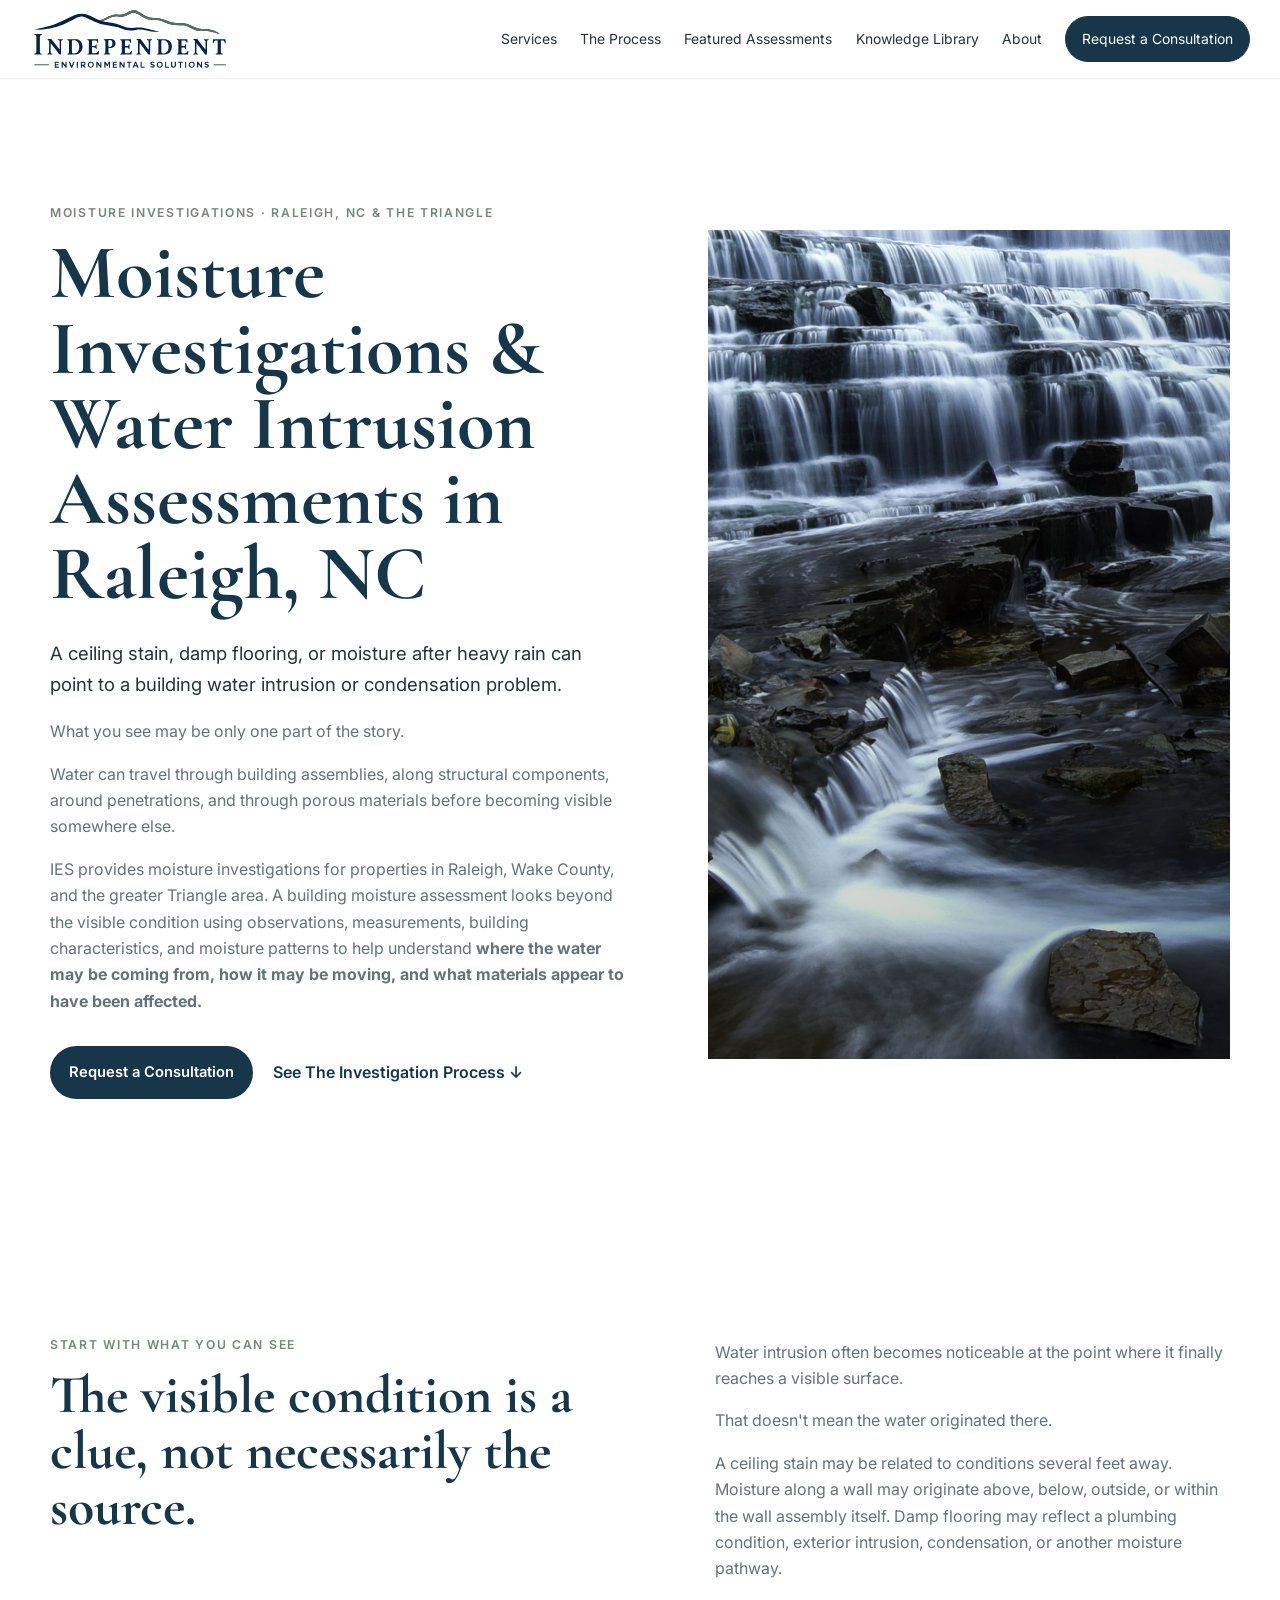
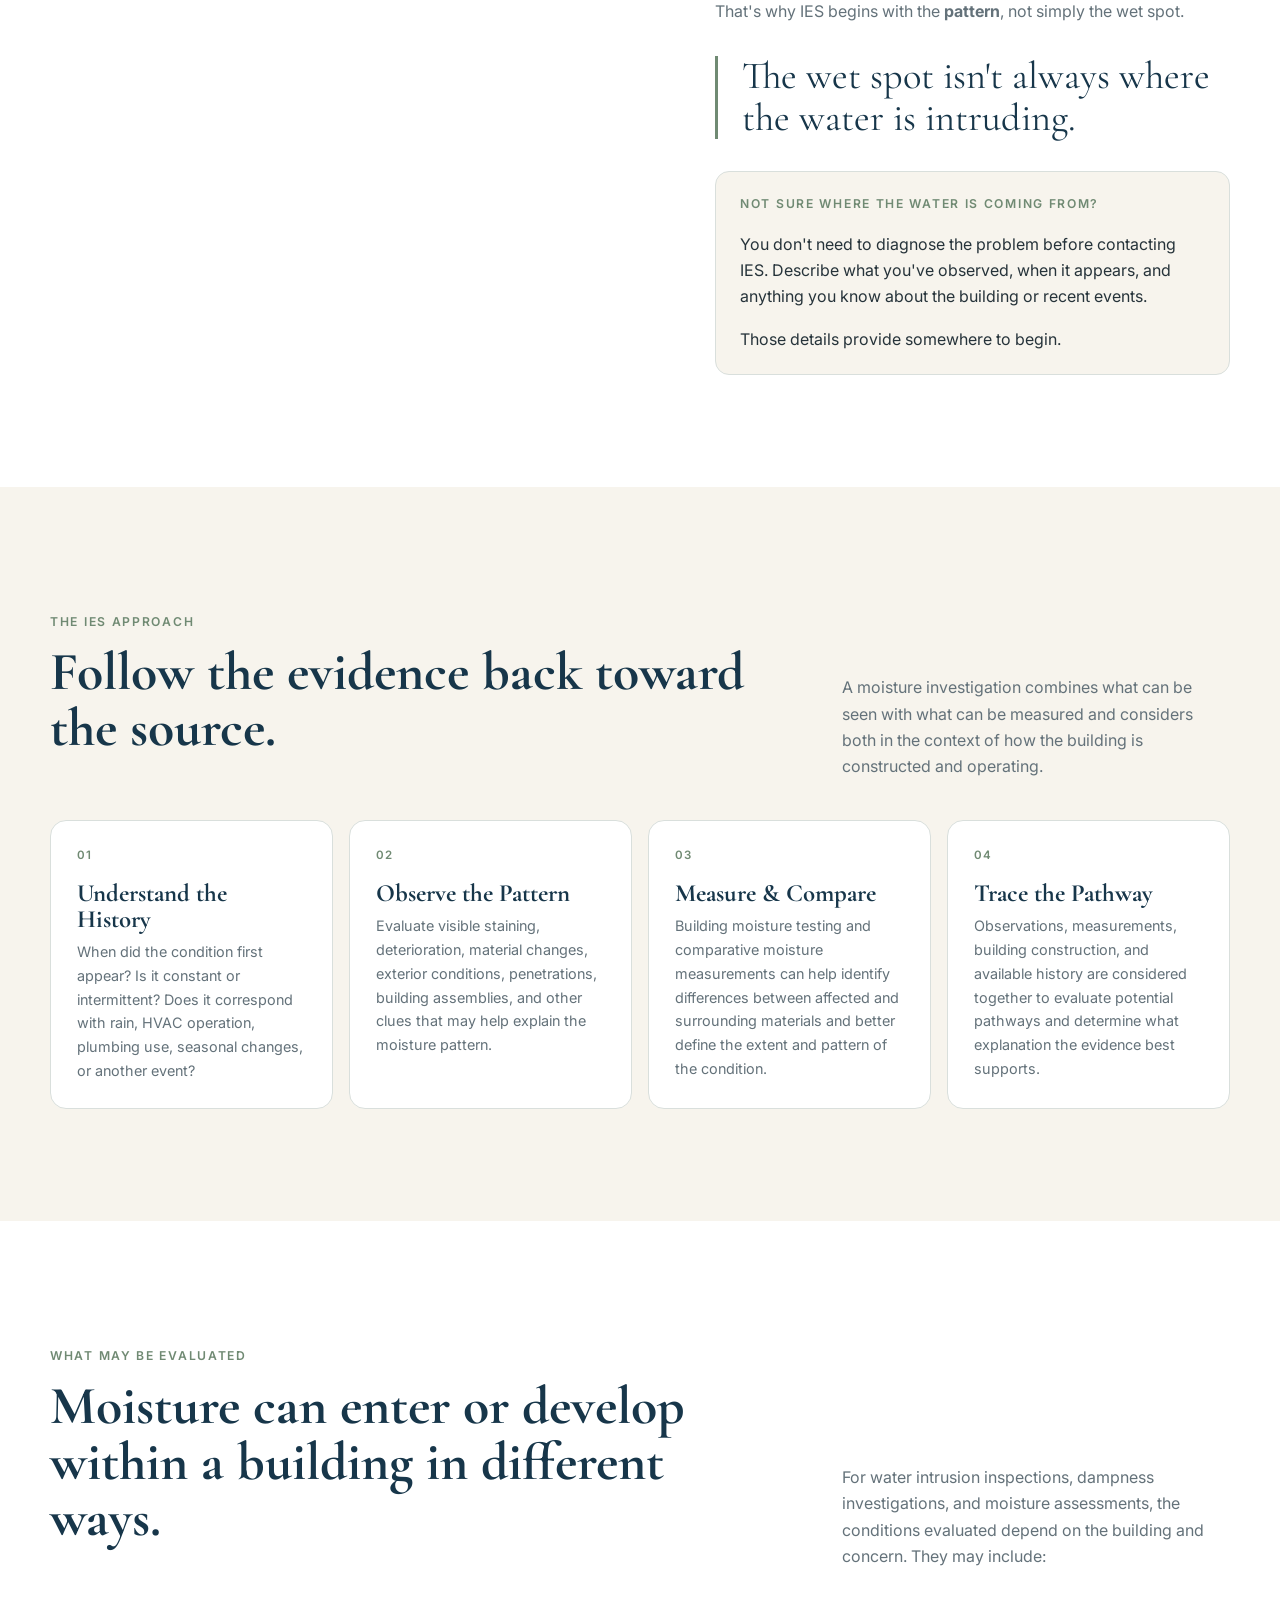
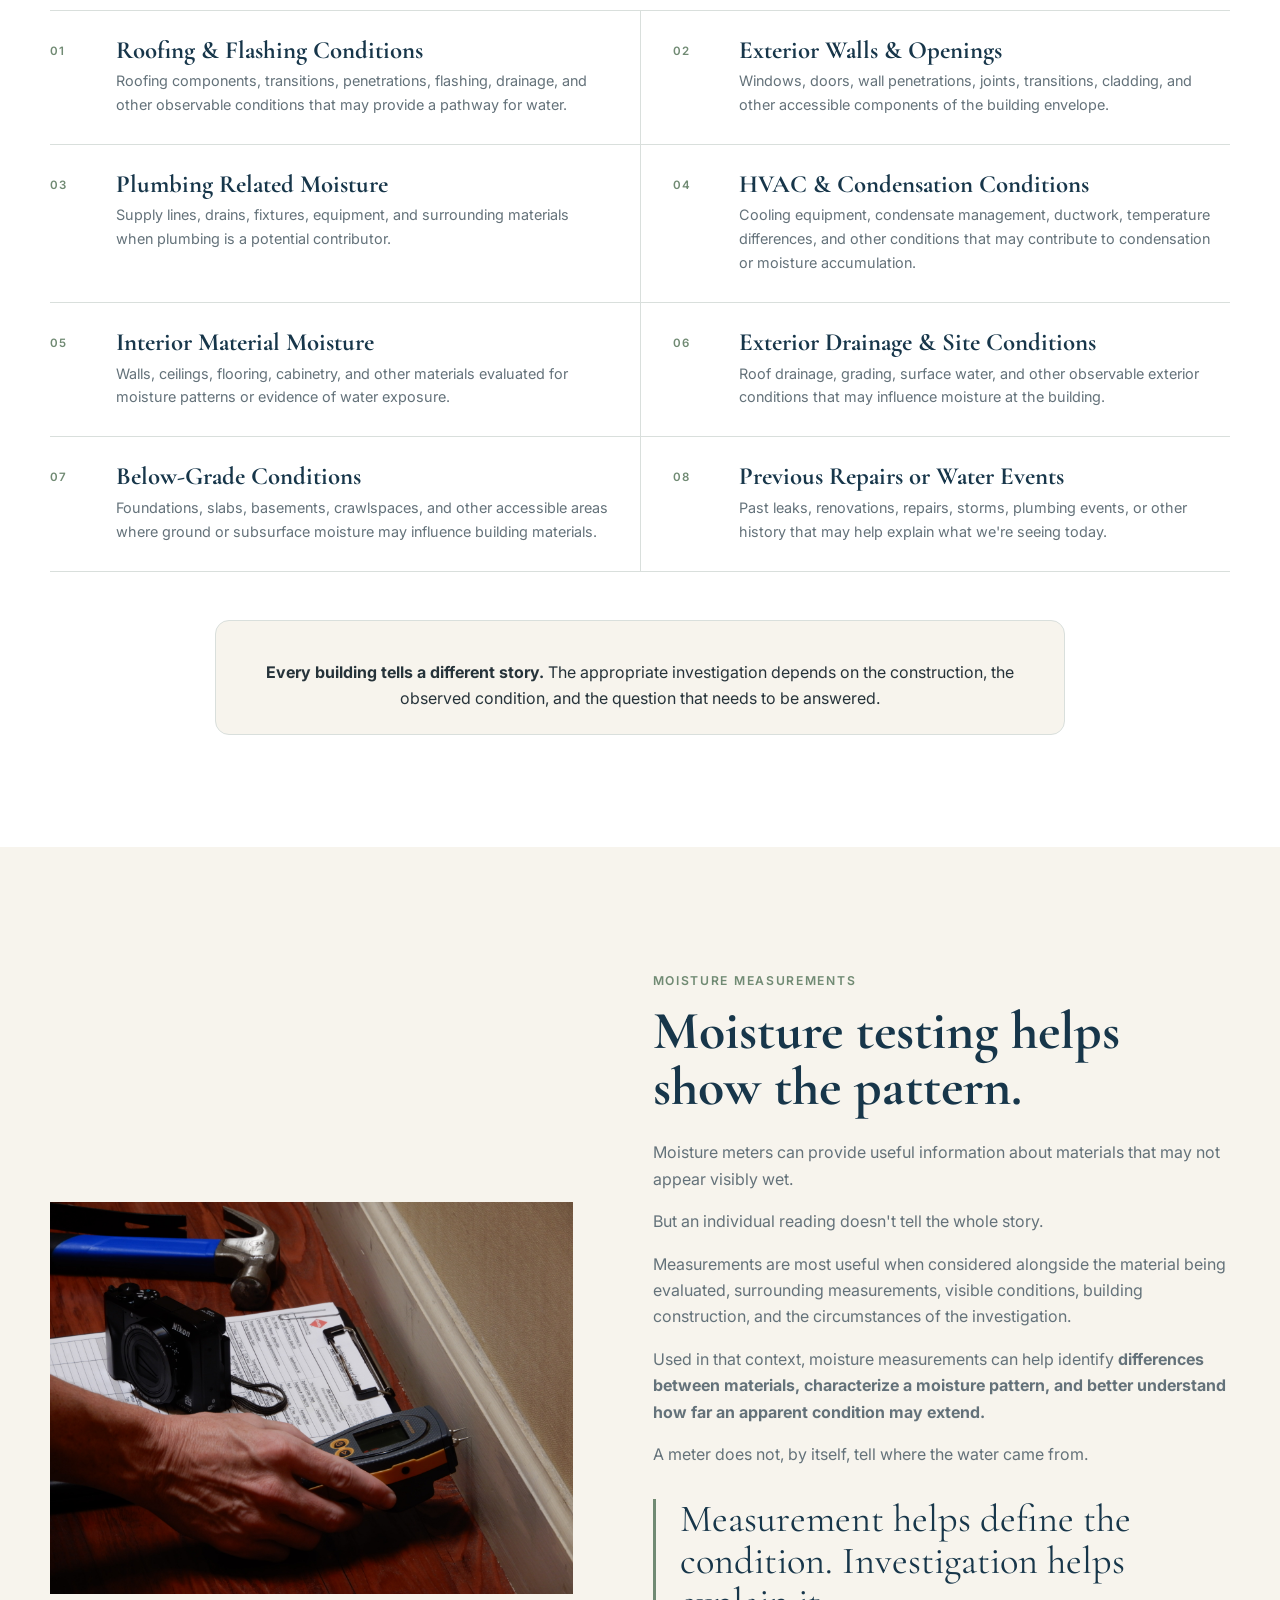
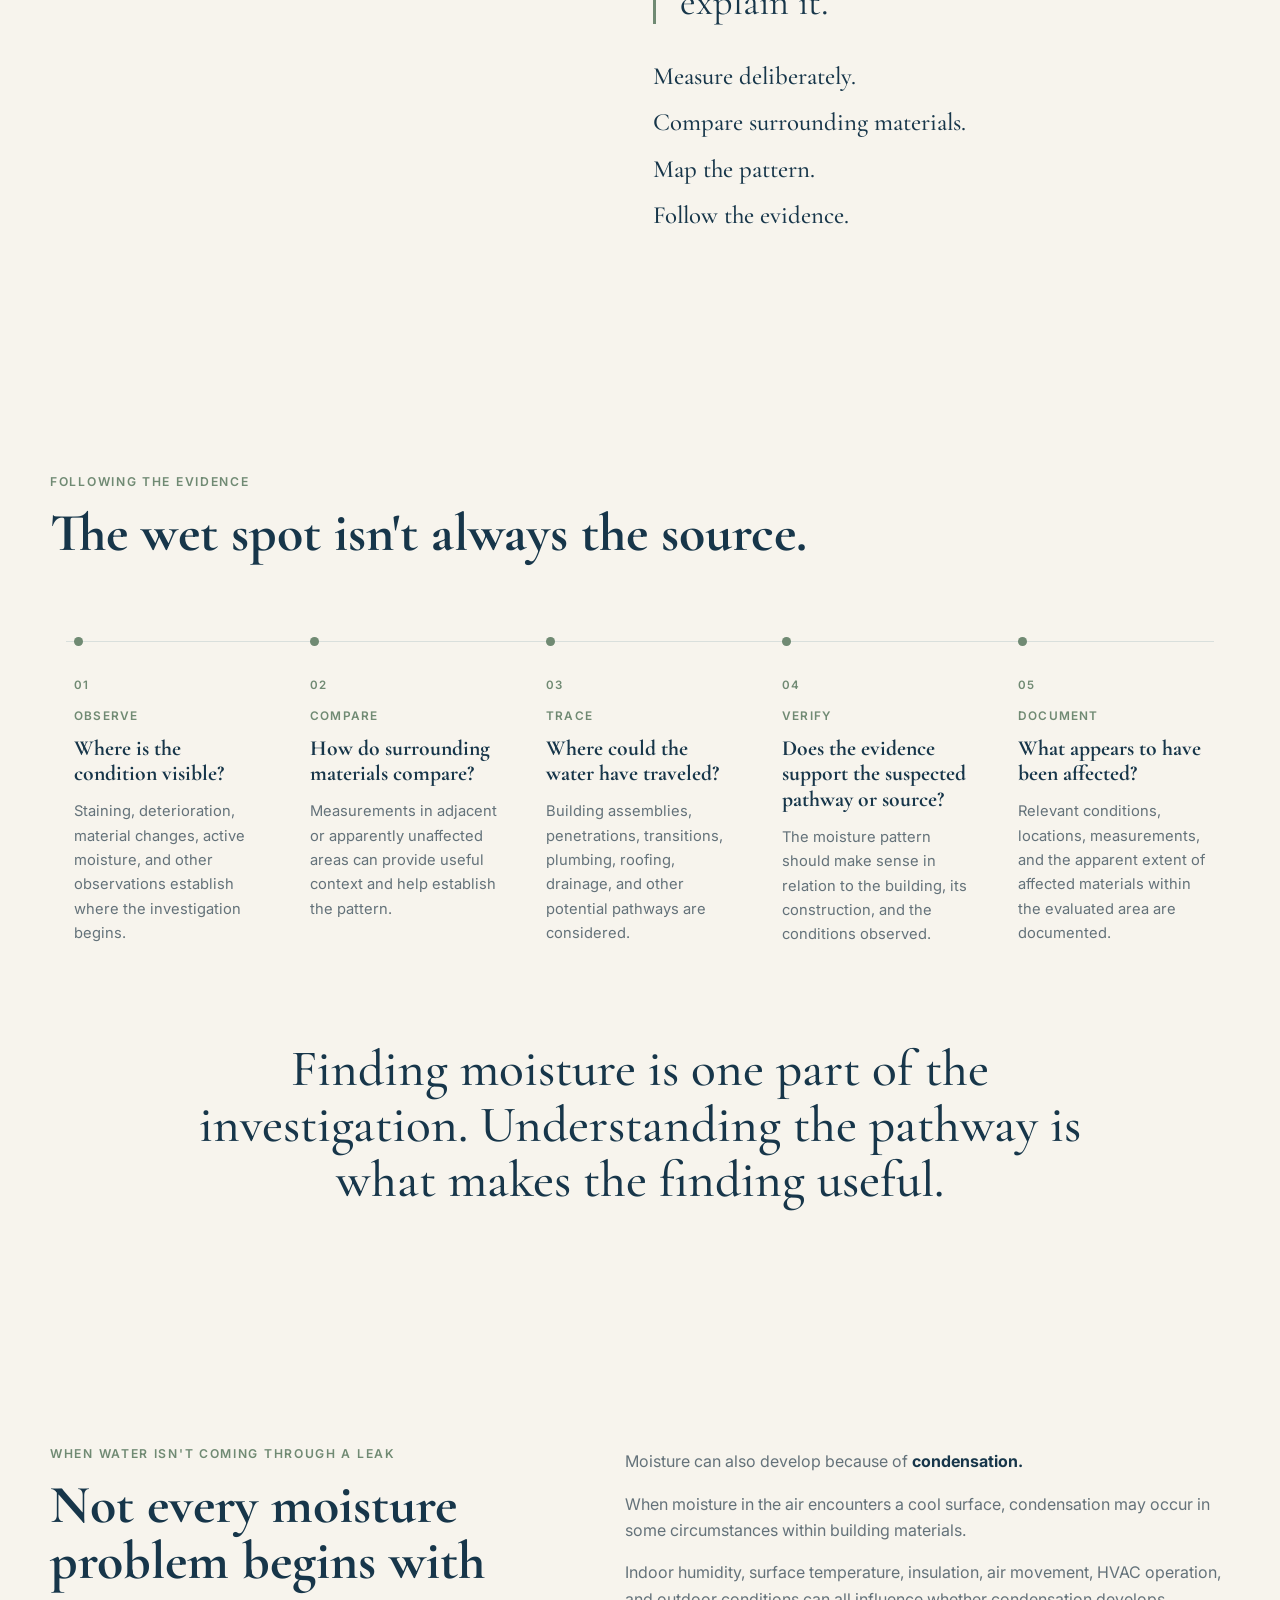
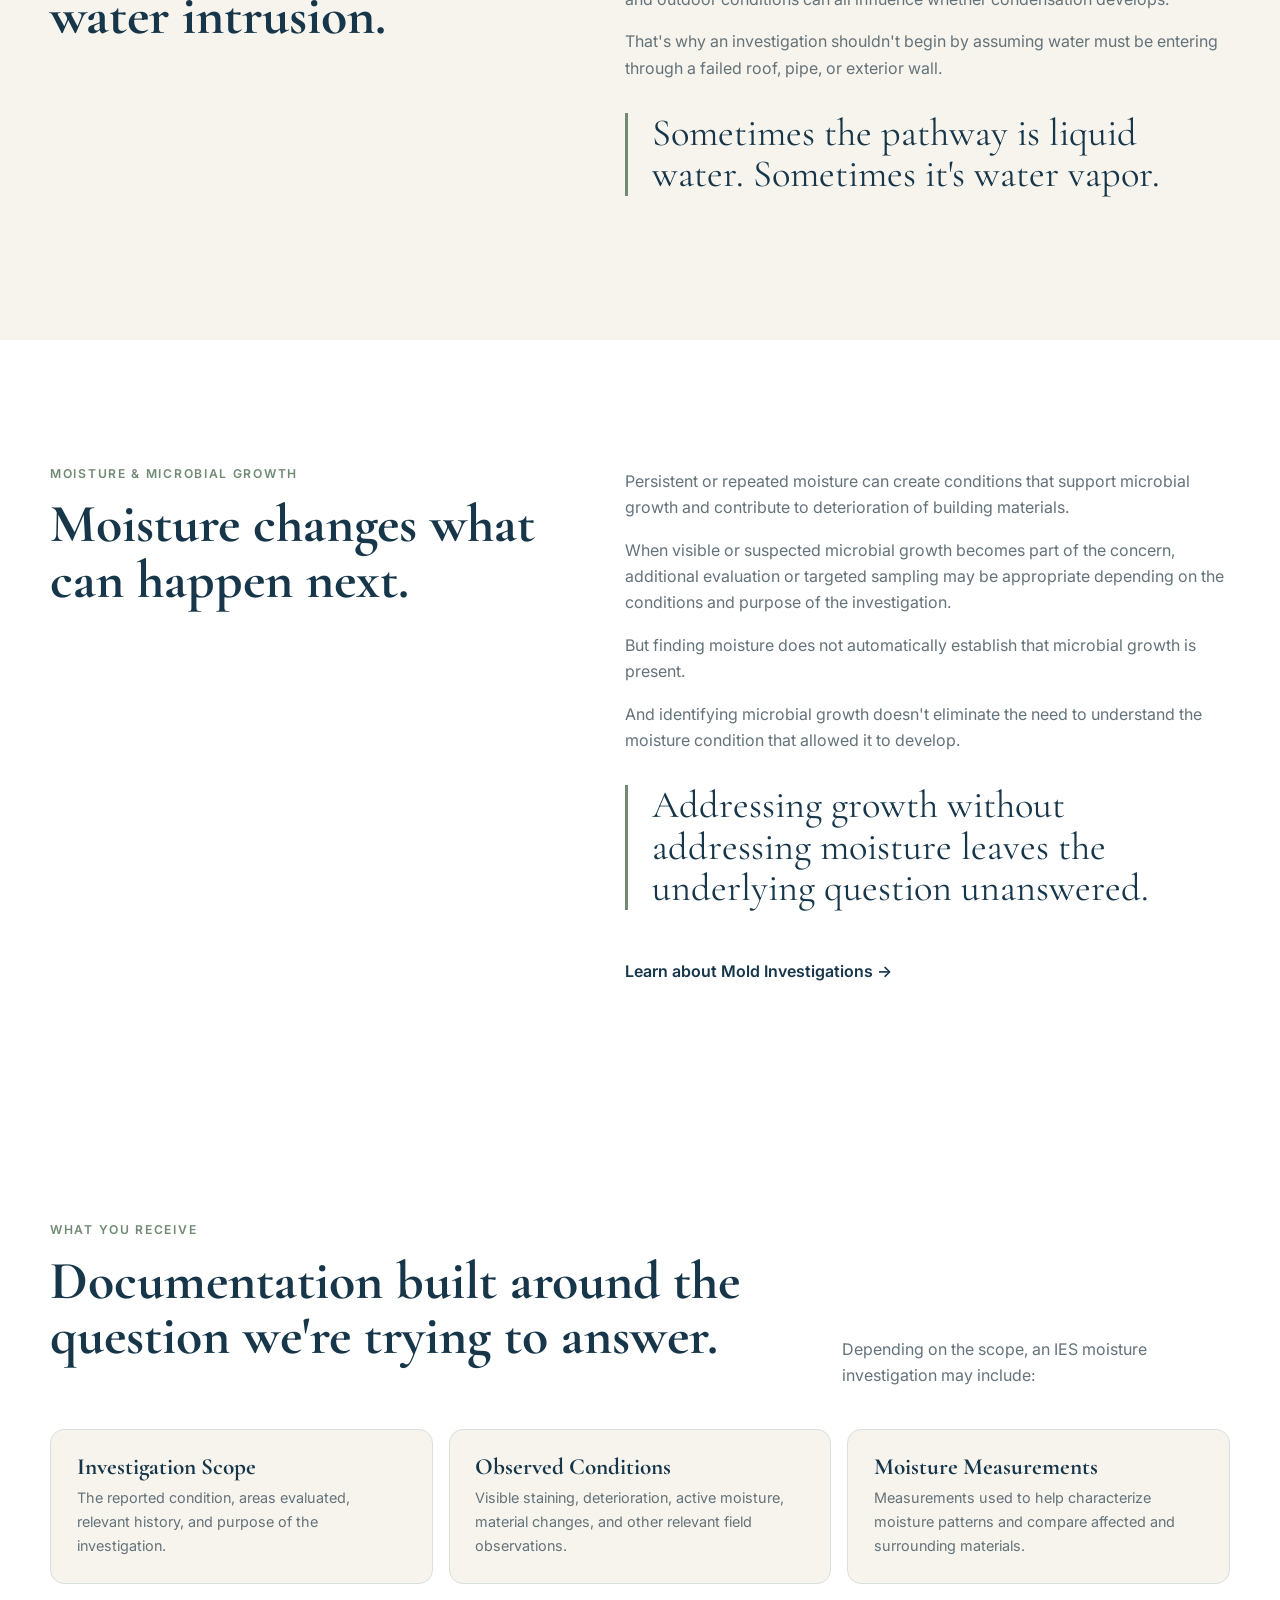
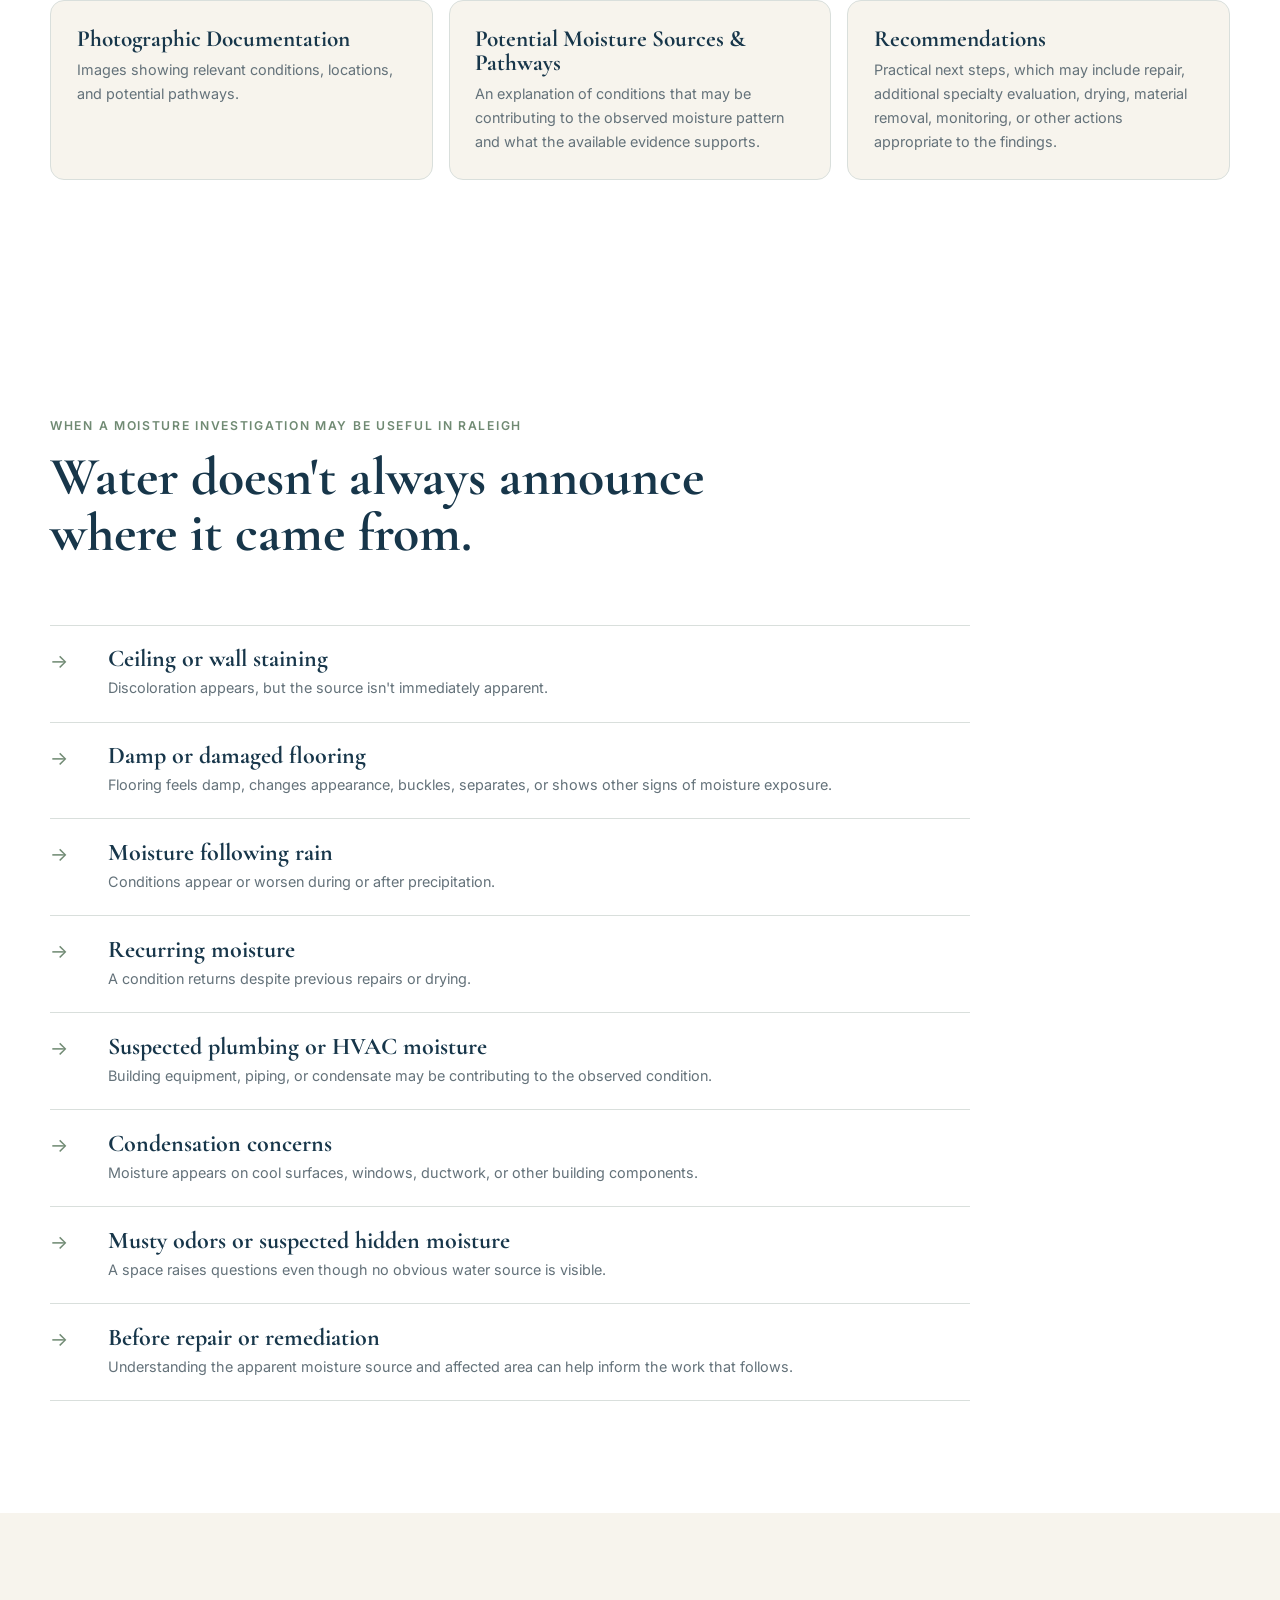
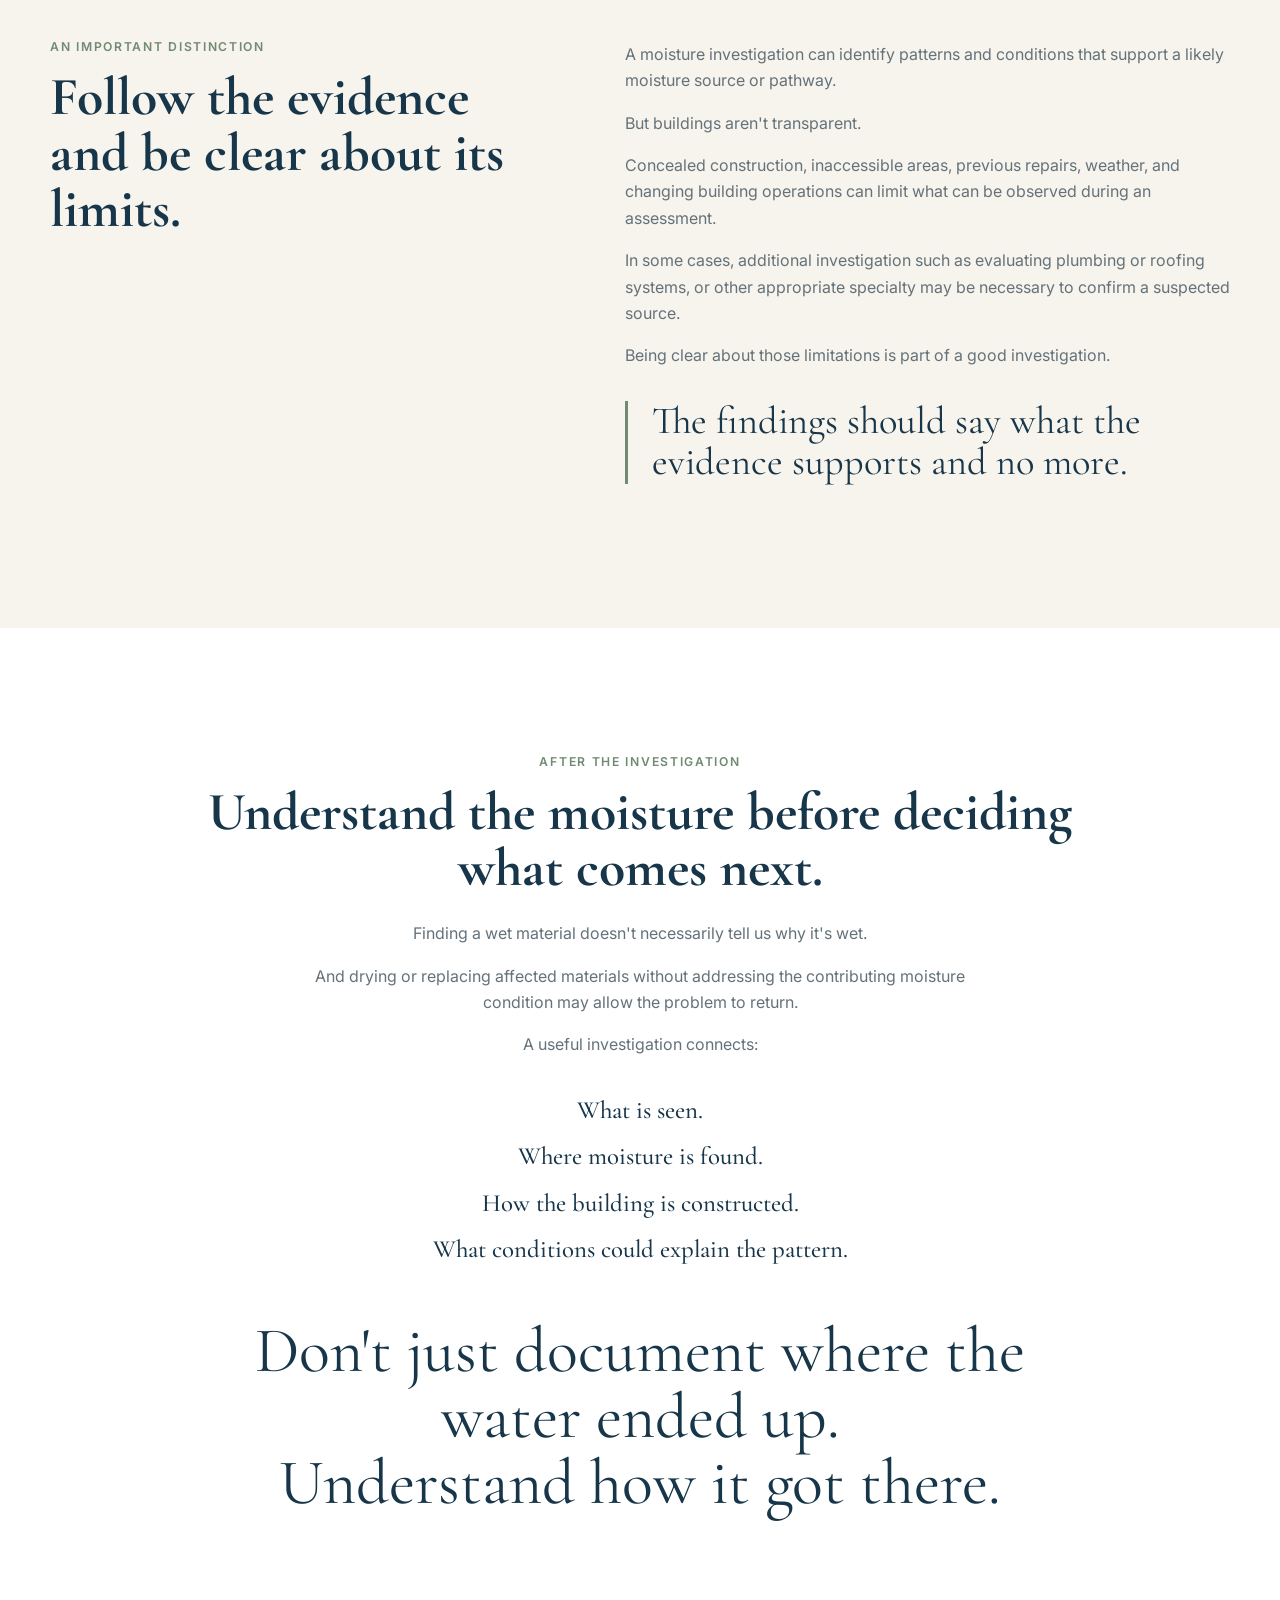
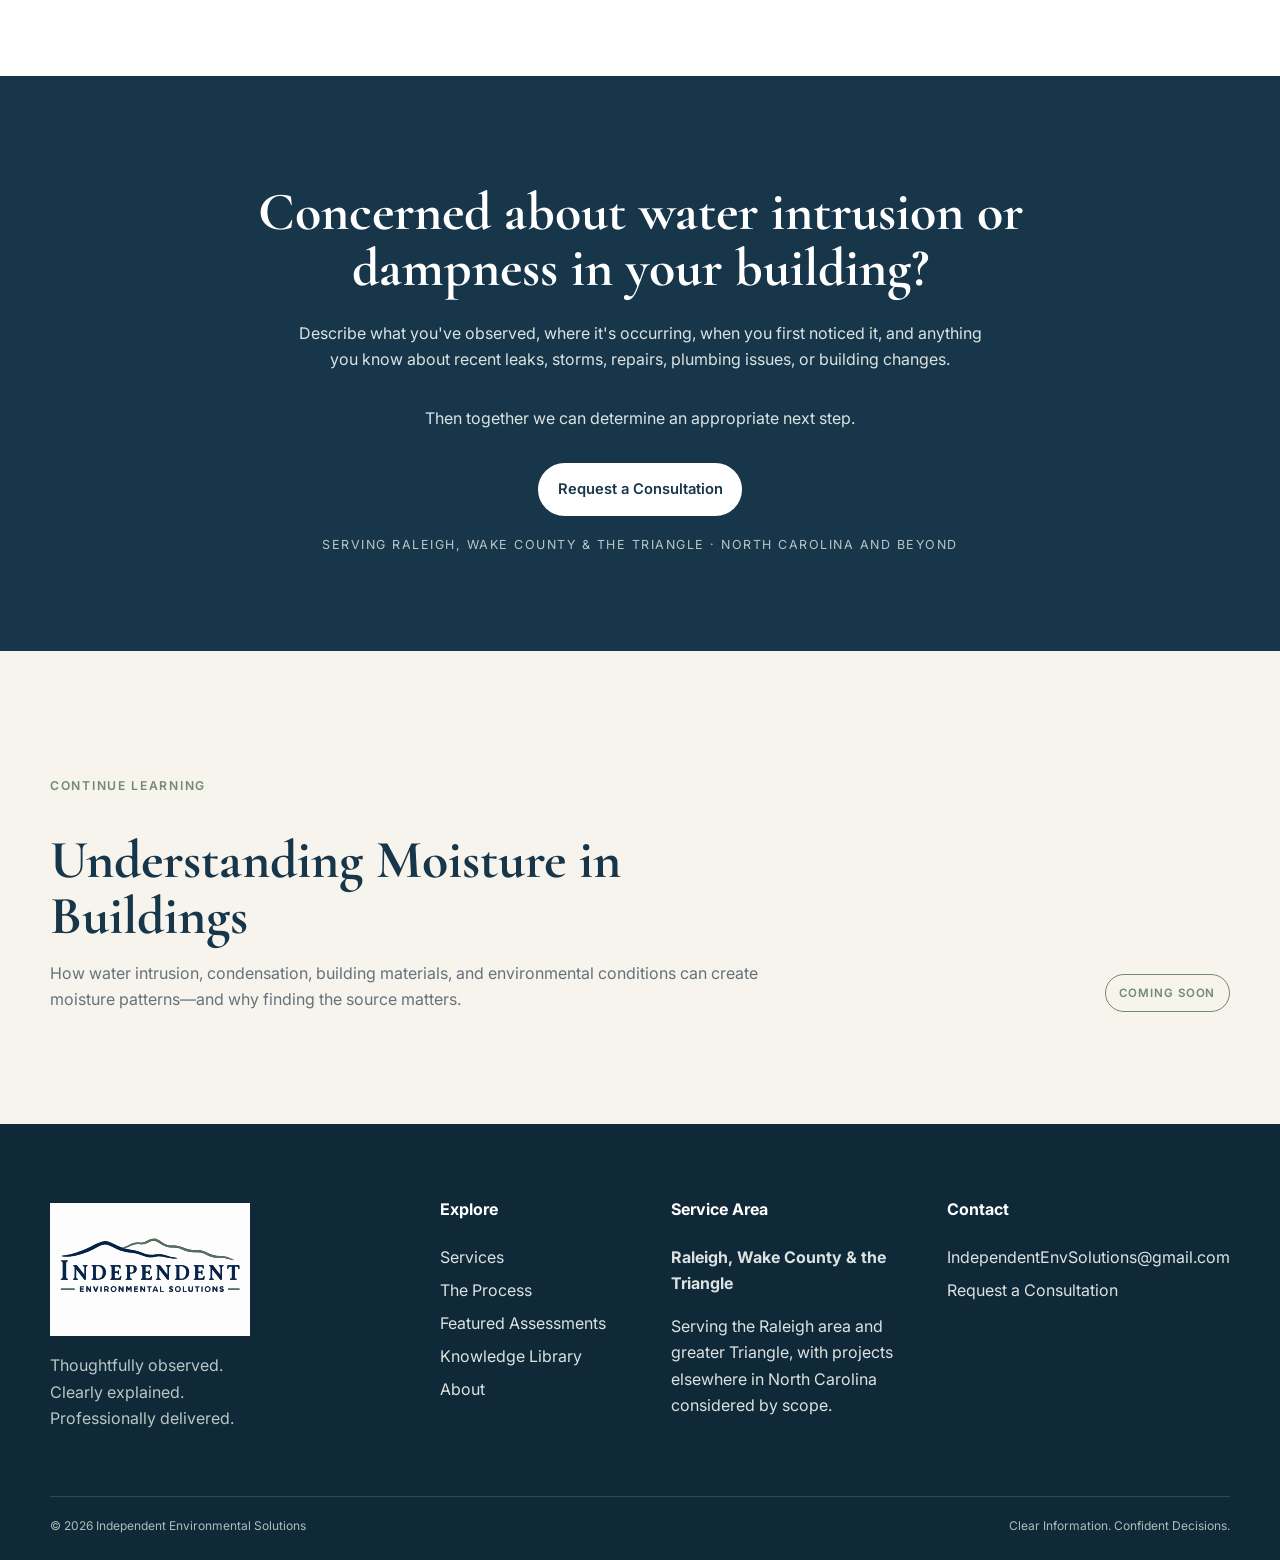
<file: moisture-investigations.html>
<!doctype html>
<html lang="en">
<head>
  <meta charset="utf-8" />
  <meta name="viewport" content="width=device-width, initial-scale=1" />

  <meta
    name="description"
    content="Moisture investigations, water intrusion assessments, and building moisture testing in Raleigh, Wake County, and the Triangle. Contact Independent Environmental Solutions."
  />

  <title>Moisture Investigations Raleigh NC | Water Intrusion | IES</title>
  <link rel="canonical" href="https://independentenvironmentalsolutions.com/moisture-investigations.html">

<meta property="og:type" content="website">
<meta property="og:title" content="Moisture Investigations Raleigh NC | Water Intrusion | IES">
<meta property="og:description" content="Moisture investigations, water intrusion assessments, and building moisture testing in Raleigh, Wake County, and the Triangle. Contact Independent Environmental Solutions.">
<meta property="og:url" content="https://independentenvironmentalsolutions.com/moisture-investigations.html">
<meta property="og:site_name" content="Independent Environmental Solutions">

<meta name="twitter:card" content="summary">
<meta name="twitter:title" content="Moisture Investigations Raleigh NC | Water Intrusion | IES">
<meta name="twitter:description" content="Moisture investigations, water intrusion assessments, and building moisture testing in Raleigh, Wake County, and the Triangle. Contact Independent Environmental Solutions.">

  <link rel="icon" href="favicon.svg" type="image/svg+xml" />

  <link rel="preconnect" href="https://fonts.googleapis.com">
  <link rel="preconnect" href="https://fonts.gstatic.com" crossorigin>

  <link
    href="https://fonts.googleapis.com/css2?family=Cormorant+Garamond:wght@500;600&family=Inter:wght@400;500;600&display=swap"
    rel="stylesheet"
  >

  <link rel="stylesheet" href="styles.css" />
  <script type="application/ld+json">
{
  "@context": "https://schema.org",
  "@type": "Service",
  "name": "Moisture Investigations and Water Intrusion Assessments",
  "description": "Moisture investigations, water intrusion assessments, moisture measurements, and evaluation of suspected leaks, condensation, and damp building materials in Raleigh, Wake County, and the Triangle.",
  "provider": {
    "@type": "ProfessionalService",
    "name": "Independent Environmental Solutions",
    "url": "https://independentenvironmentalsolutions.com/"
  },
  "areaServed": [
    {"@type": "City", "name": "Raleigh"},
    {"@type": "AdministrativeArea", "name": "Wake County"},
    {"@type": "AdministrativeArea", "name": "Research Triangle, North Carolina"},
    {"@type": "State", "name": "North Carolina"}
  ],
  "url": "https://independentenvironmentalsolutions.com/moisture-investigations.html"
}
</script>
</head>

<body>

  <a class="skip-link" href="#main">Skip to content</a>

  <header class="site-header" id="top">
    <div class="nav-shell">

      <a
        class="brand logo-link"
        href="index.html#top"
        aria-label="Independent Environmental Solutions home"
      >
        <img
          class="site-logo"
          src="IES_Logo_Primary_Transparent.svg"
          alt="Independent Environmental Solutions"
        >
      </a>

      <button
        class="menu-toggle"
        aria-label="Open navigation"
        aria-expanded="false"
      >
        Menu
      </button>

      <nav class="main-nav" aria-label="Primary navigation">
        <a href="index.html#services">Services</a>
        <a href="index.html#process">The Process</a>
        <a href="index.html#assessments">Featured Assessments</a>
        <a href="index.html#library">Knowledge Library</a>
        <a href="index.html#about">About</a>
        <a class="nav-cta" href="index.html#consultation">
          Request a Consultation
        </a>
      </nav>

    </div>
  </header>


  <main id="main">

<!-- Service Hero -->
<section class="service-hero">
  <div class="shell service-hero-grid">

    <div class="service-hero-copy">

      <p class="eyebrow">Moisture Investigations · Raleigh, NC &amp; the Triangle</p>

      <h1>Moisture Investigations &amp; Water Intrusion Assessments in Raleigh, NC</h1>

      <p class="service-hero-lead">
        A ceiling stain, damp flooring, or moisture after heavy rain can point
        to a building water intrusion or condensation problem.
      </p>

      <p>
        What you see may be only one part of the story.
      </p>

      <p>
        Water can travel through building assemblies, along structural
        components, around penetrations, and through porous materials before
        becoming visible somewhere else.
      </p>

      <p>
        IES provides moisture investigations for properties in Raleigh, Wake
        County, and the greater Triangle area. A building moisture assessment
        looks beyond the visible condition using
        observations, measurements, building characteristics, and moisture
        patterns to help understand <strong>where the water may be coming
        from, how it may be moving, and what materials appear to have been
        affected.</strong>
      </p>

      <div class="service-hero-actions desktop-service-actions">

        <a
          class="button secondary"
          href="index.html#consultation"
        >
          Request a Consultation
        </a>

        <a
          class="text-link"
          href="#investigation-includes"
        >
          See The Investigation Process ↓
        </a>

      </div>

    </div>

    <figure class="service-hero-photo">
      <img
        src="water-intrusion.jpeg"
        alt="Visible signs of water intrusion within a building"
      >
    </figure>

    <div class="service-hero-actions mobile-service-actions">

      <a
        class="button secondary"
        href="index.html#consultation"
      >
        Request a Consultation
      </a>

      <a
        class="text-link"
        href="#investigation-includes"
      >
        See The Investigation Process ↓
      </a>

    </div>

  </div>
</section>

    <!-- Start With What You Can See -->
    <section
      class="service-editorial section"
      id="investigation-includes"
    >
      <div class="shell service-editorial-grid">

        <div>
          <p class="eyebrow">Start With What You Can See</p>
          <h2>The visible condition is a clue, not necessarily the source.</h2>
        </div>

        <div class="service-editorial-copy">

          <p>
            Water intrusion often becomes noticeable at the point where it
            finally reaches a visible surface.
          </p>

          <p>
            That doesn't mean the water originated there.
          </p>

          <p>
            A ceiling stain may be related to conditions several feet away.
            Moisture along a wall may originate above, below, outside, or within
            the wall assembly itself. Damp flooring may reflect a plumbing
            condition, exterior intrusion, condensation, or another moisture
            pathway.
          </p>

          <p>
            That's why IES begins with the <strong>pattern</strong>, not simply
            the wet spot.
          </p>

          <blockquote class="service-callout-quote">
            The wet spot isn't always where the water is intruding.
          </blockquote>

          <div class="service-note">

            <p class="eyebrow">Not sure where the water is coming from?</p>

            <p>
              You don't need to diagnose the problem before contacting IES.
              Describe what you've observed, when it appears, and anything you
              know about the building or recent events.
            </p>

            <p>
              Those details provide somewhere to begin.
            </p>

          </div>

        </div>

      </div>
    </section>


    <!-- The IES Approach -->
    <section class="service-process section soft">
      <div class="shell">

        <div class="section-heading">

          <div>
            <p class="eyebrow">The IES Approach</p>
            <h2>Follow the evidence back toward the source.</h2>
          </div>

          <p>
            A moisture investigation combines what can be seen with what can be
            measured and considers both in the context of how the building is
            constructed and operating.
          </p>

        </div>

        <div class="service-process-grid">

          <article class="service-process-step">
            <span>01</span>
            <h3>Understand the History</h3>
            <p>
              When did the condition first appear? Is it constant or
              intermittent? Does it correspond with rain, HVAC operation,
              plumbing use, seasonal changes, or another event?
            </p>
          </article>

          <article class="service-process-step">
            <span>02</span>
            <h3>Observe the Pattern</h3>
            <p>
              Evaluate visible staining, deterioration, material changes,
              exterior conditions, penetrations, building assemblies, and other
              clues that may help explain the moisture pattern.
            </p>
          </article>

          <article class="service-process-step">
            <span>03</span>
            <h3>Measure &amp; Compare</h3>
            <p>
              Building moisture testing and comparative moisture measurements can help identify differences between
              affected and surrounding materials and better define the extent
              and pattern of the condition.
            </p>
          </article>

          <article class="service-process-step">
            <span>04</span>
            <h3>Trace the Pathway</h3>
            <p>
              Observations, measurements, building construction, and available
              history are considered together to evaluate potential pathways
              and determine what explanation the evidence best supports.
            </p>
          </article>

        </div>

      </div>
    </section>


    <!-- What We May Evaluate -->
    <section class="service-materials section">
      <div class="shell">

        <div class="section-heading">

          <div>
            <p class="eyebrow">What May Be Evaluated</p>
            <h2>
              Moisture can enter or develop within a building in different ways.
            </h2>
          </div>

          <p>
            For water intrusion inspections, dampness investigations, and moisture assessments,
            the conditions evaluated depend on the building and concern. They may include:
          </p>

        </div>

        <div class="material-index">

          <article>
            <span>01</span>
            <div>
              <h3>Roofing &amp; Flashing Conditions</h3>
              <p>
                Roofing components, transitions, penetrations, flashing,
                drainage, and other observable conditions that may provide a
                pathway for water.
              </p>
            </div>
          </article>

          <article>
            <span>02</span>
            <div>
              <h3>Exterior Walls &amp; Openings</h3>
              <p>
                Windows, doors, wall penetrations, joints, transitions,
                cladding, and other accessible components of the building
                envelope.
              </p>
            </div>
          </article>

          <article>
            <span>03</span>
            <div>
              <h3>Plumbing Related Moisture</h3>
              <p>
                Supply lines, drains, fixtures, equipment, and surrounding
                materials when plumbing is a potential contributor.
              </p>
            </div>
          </article>

          <article>
            <span>04</span>
            <div>
              <h3>HVAC &amp; Condensation Conditions</h3>
              <p>
                Cooling equipment, condensate management, ductwork, temperature
                differences, and other conditions that may contribute to
                condensation or moisture accumulation.
              </p>
            </div>
          </article>

          <article>
            <span>05</span>
            <div>
              <h3>Interior Material Moisture</h3>
              <p>
                Walls, ceilings, flooring, cabinetry, and other materials
                evaluated for moisture patterns or evidence of water exposure.
              </p>
            </div>
          </article>

          <article>
            <span>06</span>
            <div>
              <h3>Exterior Drainage &amp; Site Conditions</h3>
              <p>
                Roof drainage, grading, surface water, and other observable
                exterior conditions that may influence moisture at the building.
              </p>
            </div>
          </article>

          <article>
            <span>07</span>
            <div>
              <h3>Below-Grade Conditions</h3>
              <p>
                Foundations, slabs, basements, crawlspaces, and other accessible
                areas where ground or subsurface moisture may influence building
                materials.
              </p>
            </div>
          </article>

          <article>
            <span>08</span>
            <div>
              <h3>Previous Repairs or Water Events</h3>
              <p>
                Past leaks, renovations, repairs, storms, plumbing events, or
                other history that may help explain what we're seeing today.
              </p>
            </div>
          </article>

        </div>

        <div class="service-note centered-note">
          <p>
            <strong>Every building tells a different story.</strong>
            The appropriate investigation depends on the construction, the
            observed condition, and the question that needs to be answered.
          </p>
        </div>

      </div>
    </section>


    <!-- Moisture Measurements -->
    <section class="service-fieldwork section soft">
      <div class="shell service-fieldwork-grid">

<figure class="service-field-photo">
  <img
    src="moisture-meter.JPG"
    alt="Moisture meter being used to evaluate building materials"
  >
</figure>

        <div class="service-fieldwork-copy">

          <p class="eyebrow">Moisture Measurements</p>

          <h2>Moisture testing helps show the pattern.</h2>

          <p>
            Moisture meters can provide useful information about materials that
            may not appear visibly wet.
          </p>

          <p>
            But an individual reading doesn't tell the whole story.
          </p>

          <p>
            Measurements are most useful when considered alongside the material
            being evaluated, surrounding measurements, visible conditions,
            building construction, and the circumstances of the investigation.
          </p>

          <p>
            Used in that context, moisture measurements can help identify
            <strong>differences between materials, characterize a moisture
            pattern, and better understand how far an apparent condition may
            extend.</strong>
          </p>

          <p>
            A meter does not, by itself, tell where the water came from.
          </p>

          <blockquote class="service-callout-quote">
            Measurement helps define the condition. Investigation helps explain it.
          </blockquote>

          <div class="service-principles">
            <strong>Measure deliberately.</strong>
            <strong>Compare surrounding materials.</strong>
            <strong>Map the pattern.</strong>
            <strong>Follow the evidence.</strong>
          </div>

        </div>

      </div>
    </section>


    <!-- Following the Evidence -->
    <section class="moisture-evidence section">
      <div class="shell">

        <div class="moisture-evidence-heading">

          <p class="eyebrow">Following the Evidence</p>

          <h2>The wet spot isn't always the source.</h2>

        </div>

        <div class="moisture-evidence-path">

          <article>
            <span class="evidence-number">01</span>
            <p class="evidence-label">Observe</p>
            <h3>Where is the condition visible?</h3>
            <p>
              Staining, deterioration, material changes, active moisture, and
              other observations establish where the investigation begins.
            </p>
          </article>

          <article>
            <span class="evidence-number">02</span>
            <p class="evidence-label">Compare</p>
            <h3>How do surrounding materials compare?</h3>
            <p>
              Measurements in adjacent or apparently unaffected areas can
              provide useful context and help establish the pattern.
            </p>
          </article>

          <article>
            <span class="evidence-number">03</span>
            <p class="evidence-label">Trace</p>
            <h3>Where could the water have traveled?</h3>
            <p>
              Building assemblies, penetrations, transitions, plumbing,
              roofing, drainage, and other potential pathways are considered.
            </p>
          </article>

          <article>
            <span class="evidence-number">04</span>
            <p class="evidence-label">Verify</p>
            <h3>Does the evidence support the suspected pathway or source?</h3>
            <p>
              The moisture pattern should make sense in relation to the
              building, its construction, and the conditions observed.
            </p>
          </article>

          <article>
            <span class="evidence-number">05</span>
            <p class="evidence-label">Document</p>
            <h3>What appears to have been affected?</h3>
            <p>
              Relevant conditions, locations, measurements, and the apparent
              extent of affected materials within the evaluated area are
              documented.
            </p>
          </article>

        </div>

        <blockquote class="moisture-evidence-statement">
          Finding moisture is one part of the investigation.
          Understanding the pathway is what makes the finding useful.
        </blockquote>

      </div>
    </section>


    <!-- Condensation -->
    <section class="moisture-condensation section soft">
      <div class="shell moisture-condensation-grid">

        <div>

          <p class="eyebrow">When Water Isn't Coming Through a Leak</p>

          <h2>Not every moisture problem begins with water intrusion.</h2>

        </div>

        <div class="moisture-condensation-copy">

          <p>
            Moisture can also develop because of <strong>condensation.</strong>
          </p>

          <p>
            When moisture in the air encounters a cool surface, condensation
            may occur in some circumstances within building materials.
          </p>

          <p>
            Indoor humidity, surface temperature, insulation, air movement,
            HVAC operation, and outdoor conditions can all influence whether
            condensation develops.
          </p>

          <p>
            That's why an investigation shouldn't begin by assuming water must
            be entering through a failed roof, pipe, or exterior wall.
          </p>

          <blockquote class="service-callout-quote">
            Sometimes the pathway is liquid water. Sometimes it's water vapor.
          </blockquote>

        </div>

      </div>
    </section>


    <!-- Moisture & Microbial Growth -->
    <section class="moisture-microbial section">
      <div class="shell moisture-microbial-grid">

        <div>

          <p class="eyebrow">Moisture &amp; Microbial Growth</p>

          <h2>Moisture changes what can happen next.</h2>

        </div>

        <div class="moisture-microbial-copy">

          <p>
            Persistent or repeated moisture can create conditions that support
            microbial growth and contribute to deterioration of building
            materials.
          </p>

          <p>
            When visible or suspected microbial growth becomes part of the
            concern, additional evaluation or targeted sampling may be
            appropriate depending on the conditions and purpose of the
            investigation.
          </p>

          <p>
            But finding moisture does not automatically establish that microbial
            growth is present.
          </p>

          <p>
            And identifying microbial growth doesn't eliminate the need to
            understand the moisture condition that allowed it to develop.
          </p>

          <blockquote class="service-callout-quote">
            Addressing growth without addressing moisture leaves the underlying
            question unanswered.
          </blockquote>

          <a class="text-link" href="mold-investigations.html">
            Learn about Mold Investigations →
          </a>

        </div>

      </div>
    </section>


    <!-- What You Receive -->
    <section class="service-deliverables section soft">
      <div class="shell">

        <div class="section-heading">

          <div>
            <p class="eyebrow">What You Receive</p>
            <h2>
              Documentation built around the question we're trying to answer.
            </h2>
          </div>

          <p>
            Depending on the scope, an IES moisture investigation may include:
          </p>

        </div>

        <div class="deliverables-grid">

          <article>
            <h3>Investigation Scope</h3>
            <p>
              The reported condition, areas evaluated, relevant history, and
              purpose of the investigation.
            </p>
          </article>

          <article>
            <h3>Observed Conditions</h3>
            <p>
              Visible staining, deterioration, active moisture, material
              changes, and other relevant field observations.
            </p>
          </article>

          <article>
            <h3>Moisture Measurements</h3>
            <p>
              Measurements used to help characterize moisture patterns and
              compare affected and surrounding materials.
            </p>
          </article>

          <article>
            <h3>Photographic Documentation</h3>
            <p>
              Images showing relevant conditions, locations, and potential
              pathways.
            </p>
          </article>

          <article>
            <h3>Potential Moisture Sources &amp; Pathways</h3>
            <p>
              An explanation of conditions that may be contributing to the
              observed moisture pattern and what the available evidence supports.
            </p>
          </article>

          <article>
            <h3>Recommendations</h3>
            <p>
              Practical next steps, which may include repair, additional
              specialty evaluation, drying, material removal, monitoring, or
              other actions appropriate to the findings.
            </p>
          </article>

        </div>

      </div>
    </section>


    <!-- When Useful -->
    <section class="service-scenarios section">
      <div class="shell">

        <div class="section-heading">

          <div>
            <p class="eyebrow">When a Moisture Investigation May Be Useful in Raleigh</p>
            <h2>Water doesn't always announce where it came from.</h2>
          </div>

        </div>

        <div class="scenario-list">

          <article>
            <span>→</span>
            <div>
              <h3>Ceiling or wall staining</h3>
              <p>
                Discoloration appears, but the source isn't immediately apparent.
              </p>
            </div>
          </article>

          <article>
            <span>→</span>
            <div>
              <h3>Damp or damaged flooring</h3>
              <p>
                Flooring feels damp, changes appearance, buckles, separates, or
                shows other signs of moisture exposure.
              </p>
            </div>
          </article>

          <article>
            <span>→</span>
            <div>
              <h3>Moisture following rain</h3>
              <p>
                Conditions appear or worsen during or after precipitation.
              </p>
            </div>
          </article>

          <article>
            <span>→</span>
            <div>
              <h3>Recurring moisture</h3>
              <p>
                A condition returns despite previous repairs or drying.
              </p>
            </div>
          </article>

          <article>
            <span>→</span>
            <div>
              <h3>Suspected plumbing or HVAC moisture</h3>
              <p>
                Building equipment, piping, or condensate may be contributing
                to the observed condition.
              </p>
            </div>
          </article>

          <article>
            <span>→</span>
            <div>
              <h3>Condensation concerns</h3>
              <p>
                Moisture appears on cool surfaces, windows, ductwork, or other
                building components.
              </p>
            </div>
          </article>

          <article>
            <span>→</span>
            <div>
              <h3>Musty odors or suspected hidden moisture</h3>
              <p>
                A space raises questions even though no obvious water source is
                visible.
              </p>
            </div>
          </article>

          <article>
            <span>→</span>
            <div>
              <h3>Before repair or remediation</h3>
              <p>
                Understanding the apparent moisture source and affected area can
                help inform the work that follows.
              </p>
            </div>
          </article>

        </div>

      </div>
    </section>


    <!-- Important Distinction -->
    <section class="moisture-limits section soft">
      <div class="shell moisture-limits-grid">

        <div>

          <p class="eyebrow">An Important Distinction</p>

          <h2>Follow the evidence and be clear about its limits.</h2>

        </div>

        <div class="moisture-limits-copy">

          <p>
            A moisture investigation can identify patterns and conditions that
            support a likely moisture source or pathway.
          </p>

          <p>
            But buildings aren't transparent.
          </p>

          <p>
            Concealed construction, inaccessible areas, previous
            repairs, weather, and changing building operations
            can limit what can be observed during an assessment.
          </p>

          <p>
            In some cases, additional investigation such as evaluating 
            plumbing or roofing systems, or other appropriate
            specialty may be necessary to confirm a suspected source.
          </p>

          <p>
            Being clear about those limitations is part of a good investigation.
          </p>

          <blockquote class="service-callout-quote">
            The findings should say what the evidence supports and no more.
          </blockquote>

        </div>

      </div>
    </section>


    <!-- After the Investigation -->
    <section class="service-conclusion section">
      <div class="shell service-conclusion-inner">

        <p class="eyebrow">After the Investigation</p>

        <h2>Understand the moisture before deciding what comes next.</h2>

        <p>
          Finding a wet material doesn't necessarily tell us why it's wet.
        </p>

        <p>
          And drying or replacing affected materials without addressing the
          contributing moisture condition may allow the problem to return.
        </p>

        <p>A useful investigation connects:</p>

        <div class="service-principles">
          <strong>What is seen.</strong>
          <strong>Where moisture is found.</strong>
          <strong>How the building is constructed.</strong>
          <strong>What conditions could explain the pattern.</strong>
        </div>

        <blockquote>
          Don't just document where the water ended up.<br>
          Understand how it got there.
        </blockquote>

      </div>
    </section>


    <!-- Service CTA -->
    <section class="service-cta">
      <div class="shell service-cta-inner">

        <p class="eyebrow light"></p>

        <h2>
          Concerned about water intrusion or dampness in your building?
        </h2>

        <p>
          Describe what you've observed, where it's occurring, when you first
          noticed it, and anything you know about recent leaks, storms, repairs,
          plumbing issues, or building changes.
        </p>

        <p>
          Then together we can determine an appropriate next step.
        </p>

        <a
          class="button primary"
          href="index.html#consultation"
        >
          Request a Consultation
        </a>

        <p class="service-area-note">
          Serving Raleigh, Wake County &amp; the Triangle · North Carolina and Beyond
        </p>

      </div>
    </section>


    <!-- Continue Learning -->
    <section class="service-learning section">
      <div class="shell">

        <p class="eyebrow">Continue Learning</p>

        <div class="learning-preview">

          <div>
            <h2>Understanding Moisture in Buildings</h2>
            <p>
              How water intrusion, condensation, building materials, and
              environmental conditions can create moisture patterns—and why
              finding the source matters.
            </p>
          </div>

          <span class="coming-soon">Coming Soon</span>

        </div>

      </div>
    </section>

  </main>


  <footer class="site-footer">

    <div class="shell footer-grid">

      <div class="footer-brand">

        <a
          class="brand footer-logo logo-link"
          href="#top"
          aria-label="Independent Environmental Solutions — back to top"
        >
          <img
            class="site-logo footer-site-logo"
            src="IES_Logo_Footer_White.svg"
            alt="Independent Environmental Solutions"
          >
        </a>

        <p>
          Thoughtfully observed.<br>
          Clearly explained.<br>
          Professionally delivered.
        </p>

      </div>

      <div>
        <h4>Explore</h4>
        <a href="index.html#services">Services</a>
        <a href="index.html#process">The Process</a>
        <a href="index.html#assessments">Featured Assessments</a>
        <a href="index.html#library">Knowledge Library</a>
        <a href="index.html#about">About</a>
      </div>

      <div>
        <h4>Service Area</h4>
        <p><strong>Raleigh, Wake County &amp; the Triangle</strong></p>
        <p>
          Serving the Raleigh area and greater Triangle, with projects elsewhere in North Carolina considered by scope.
        </p>
      </div>

      <div>
        <h4>Contact</h4>

        <a href="mailto:IndependentEnvSolutions@gmail.com">
          IndependentEnvSolutions@gmail.com
        </a>

        <a href="index.html#consultation">
          Request a Consultation
        </a>
      </div>

    </div>

    <div class="shell footer-bottom">
      <span>© 2026 Independent Environmental Solutions</span>
      <span>Clear Information. Confident Decisions.</span>
    </div>

  </footer>

  <script src="script.js"></script>

</body>
</html>
</file>
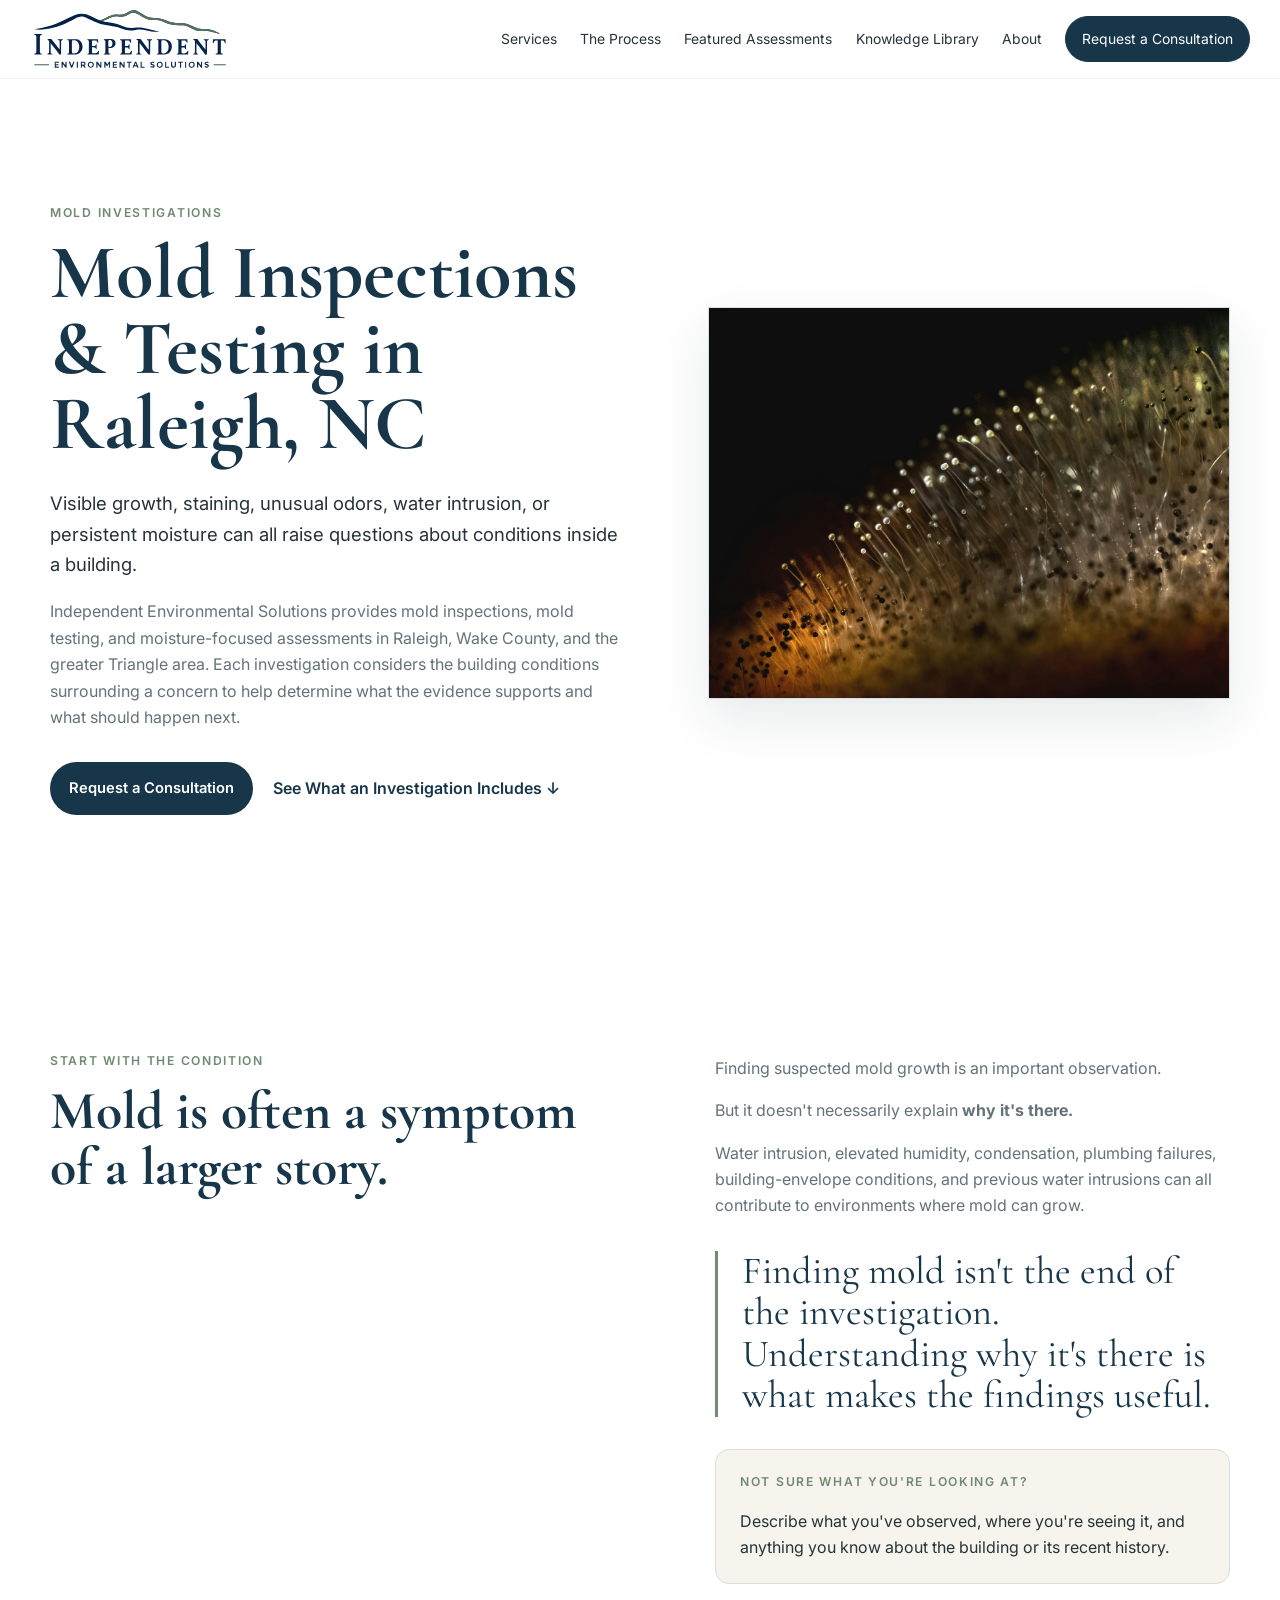
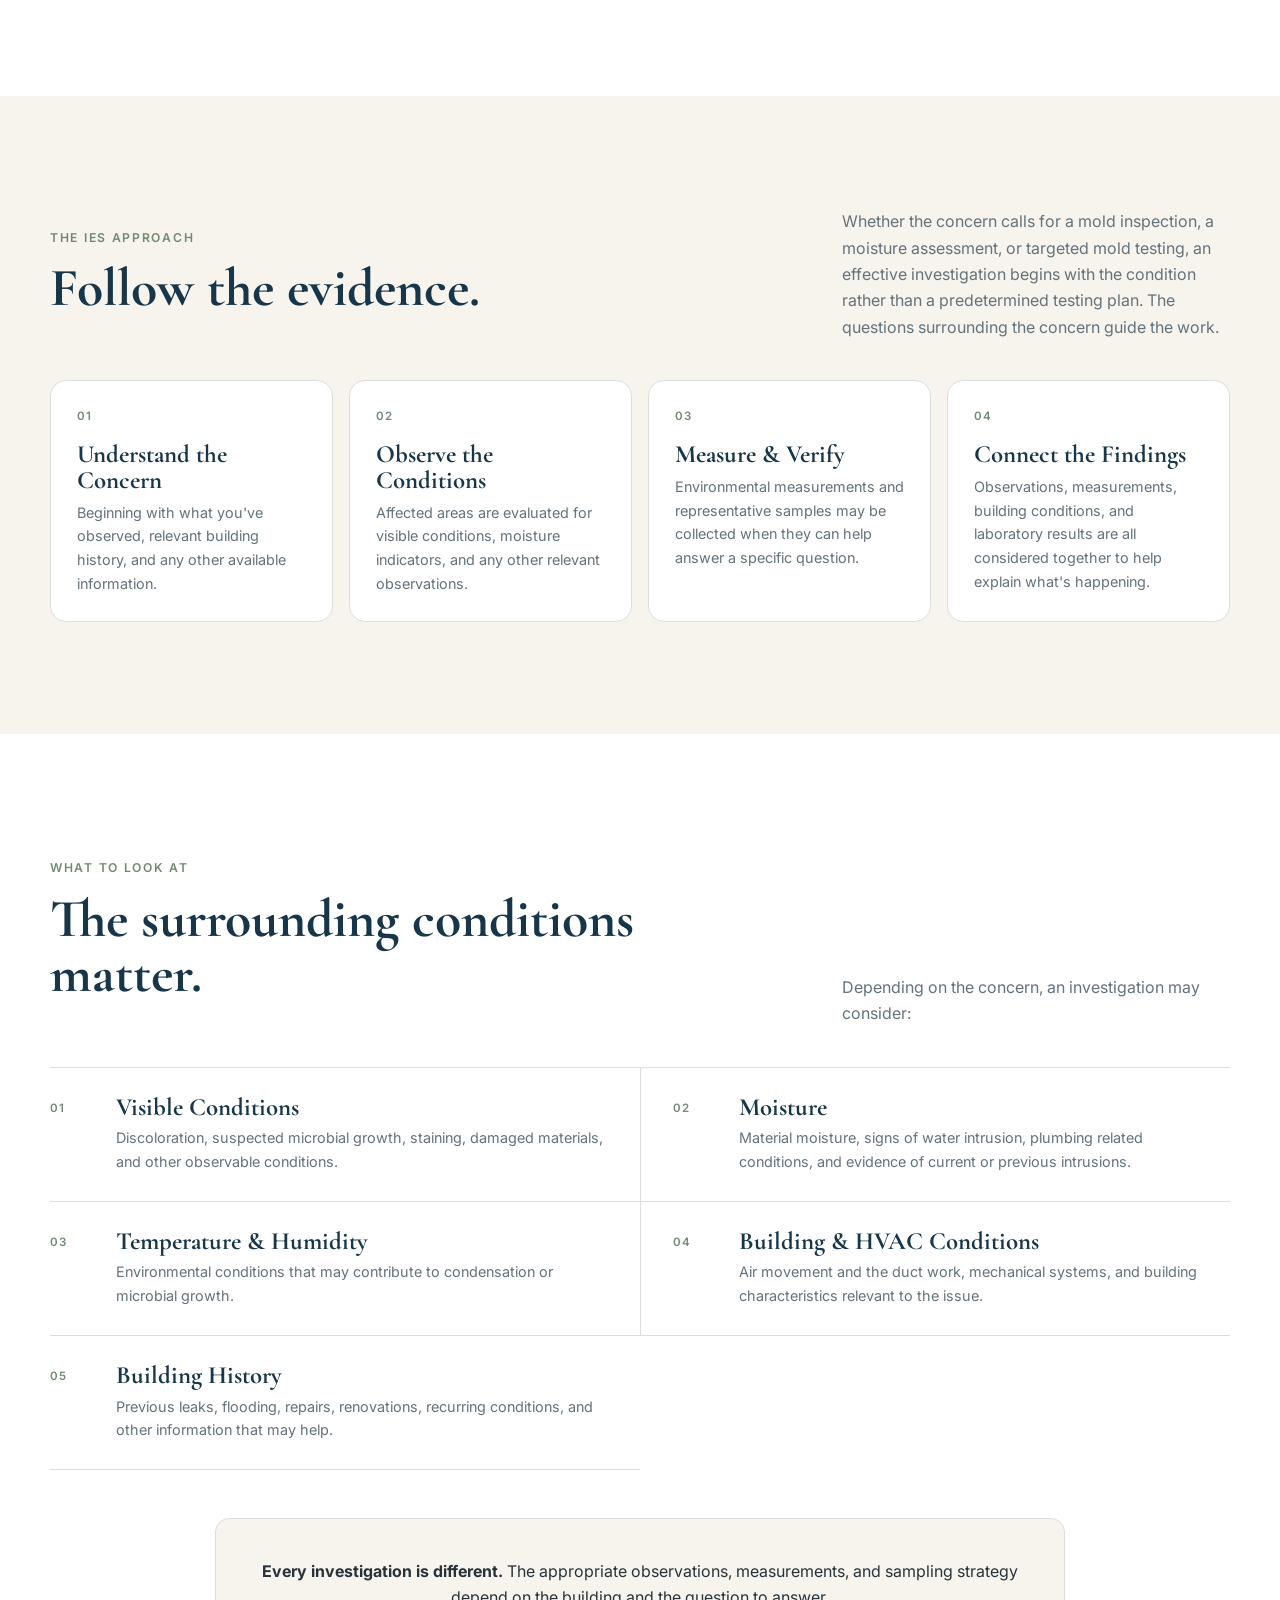
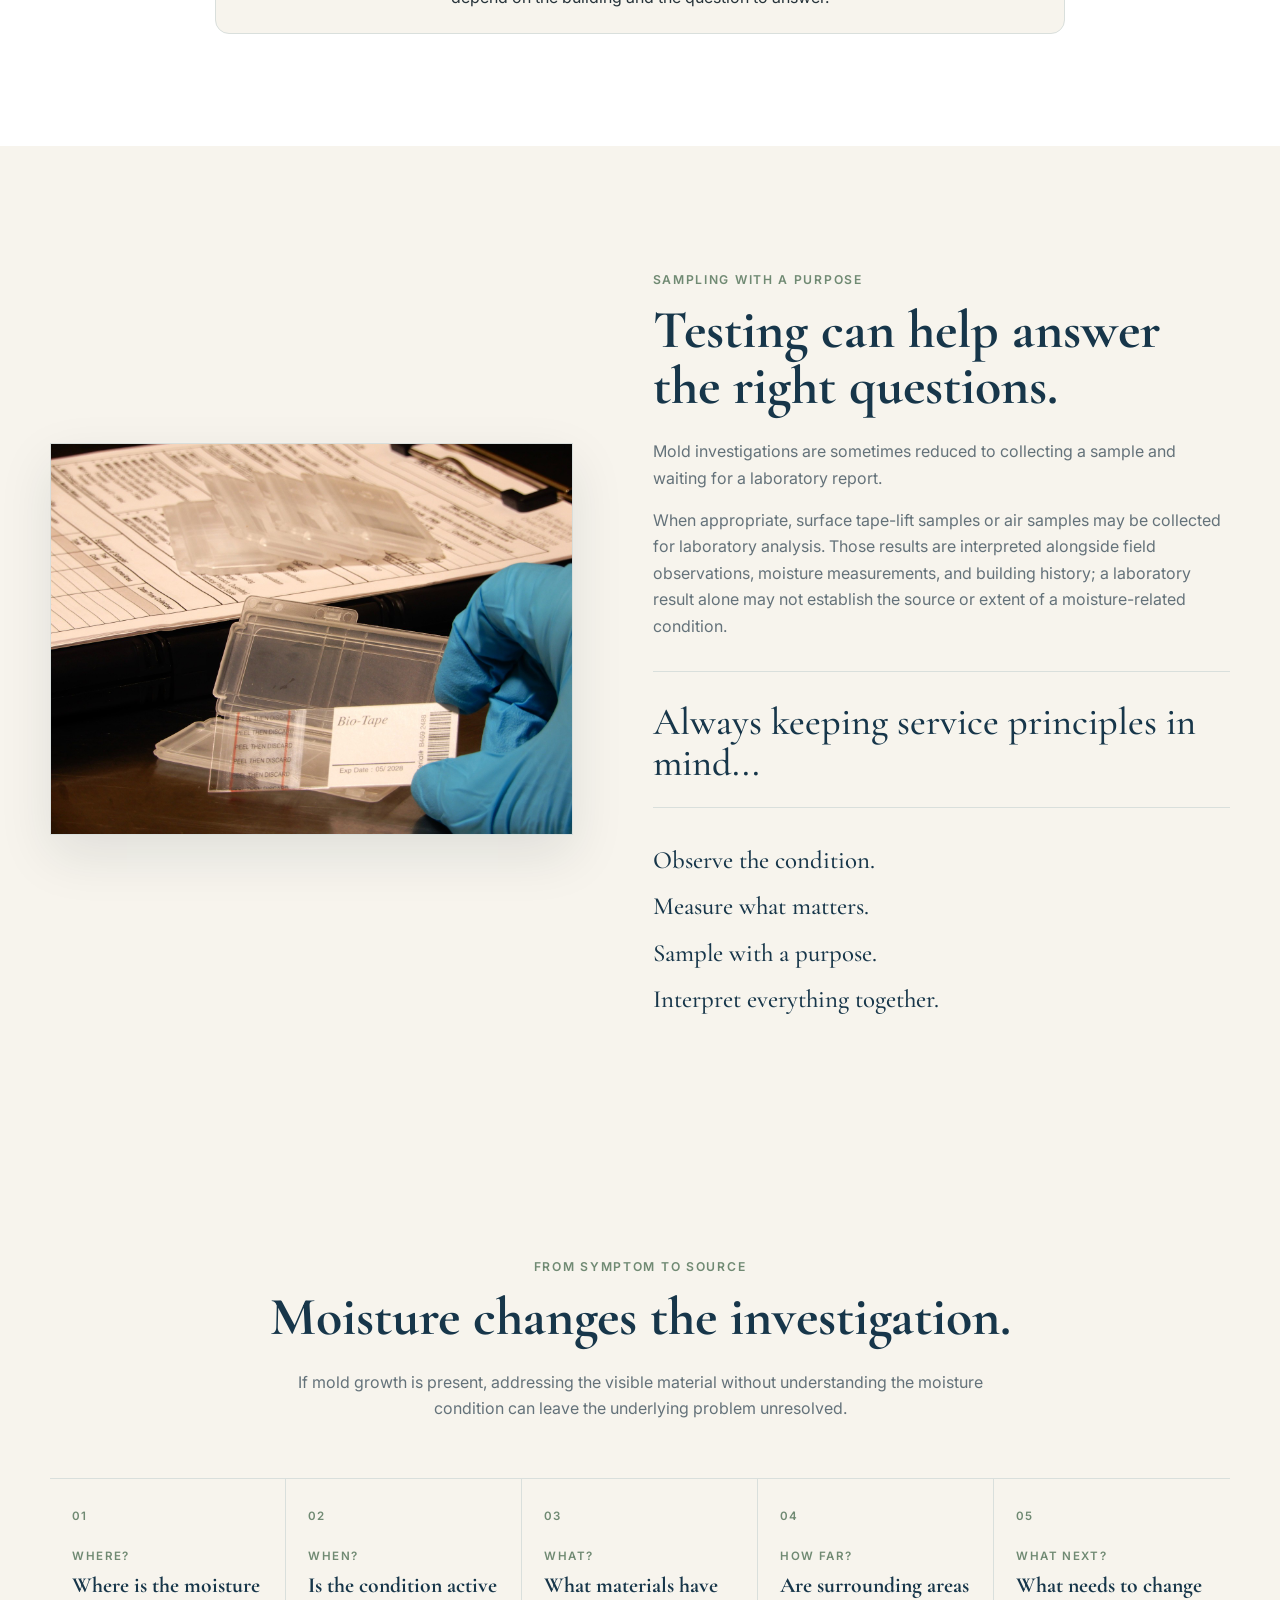
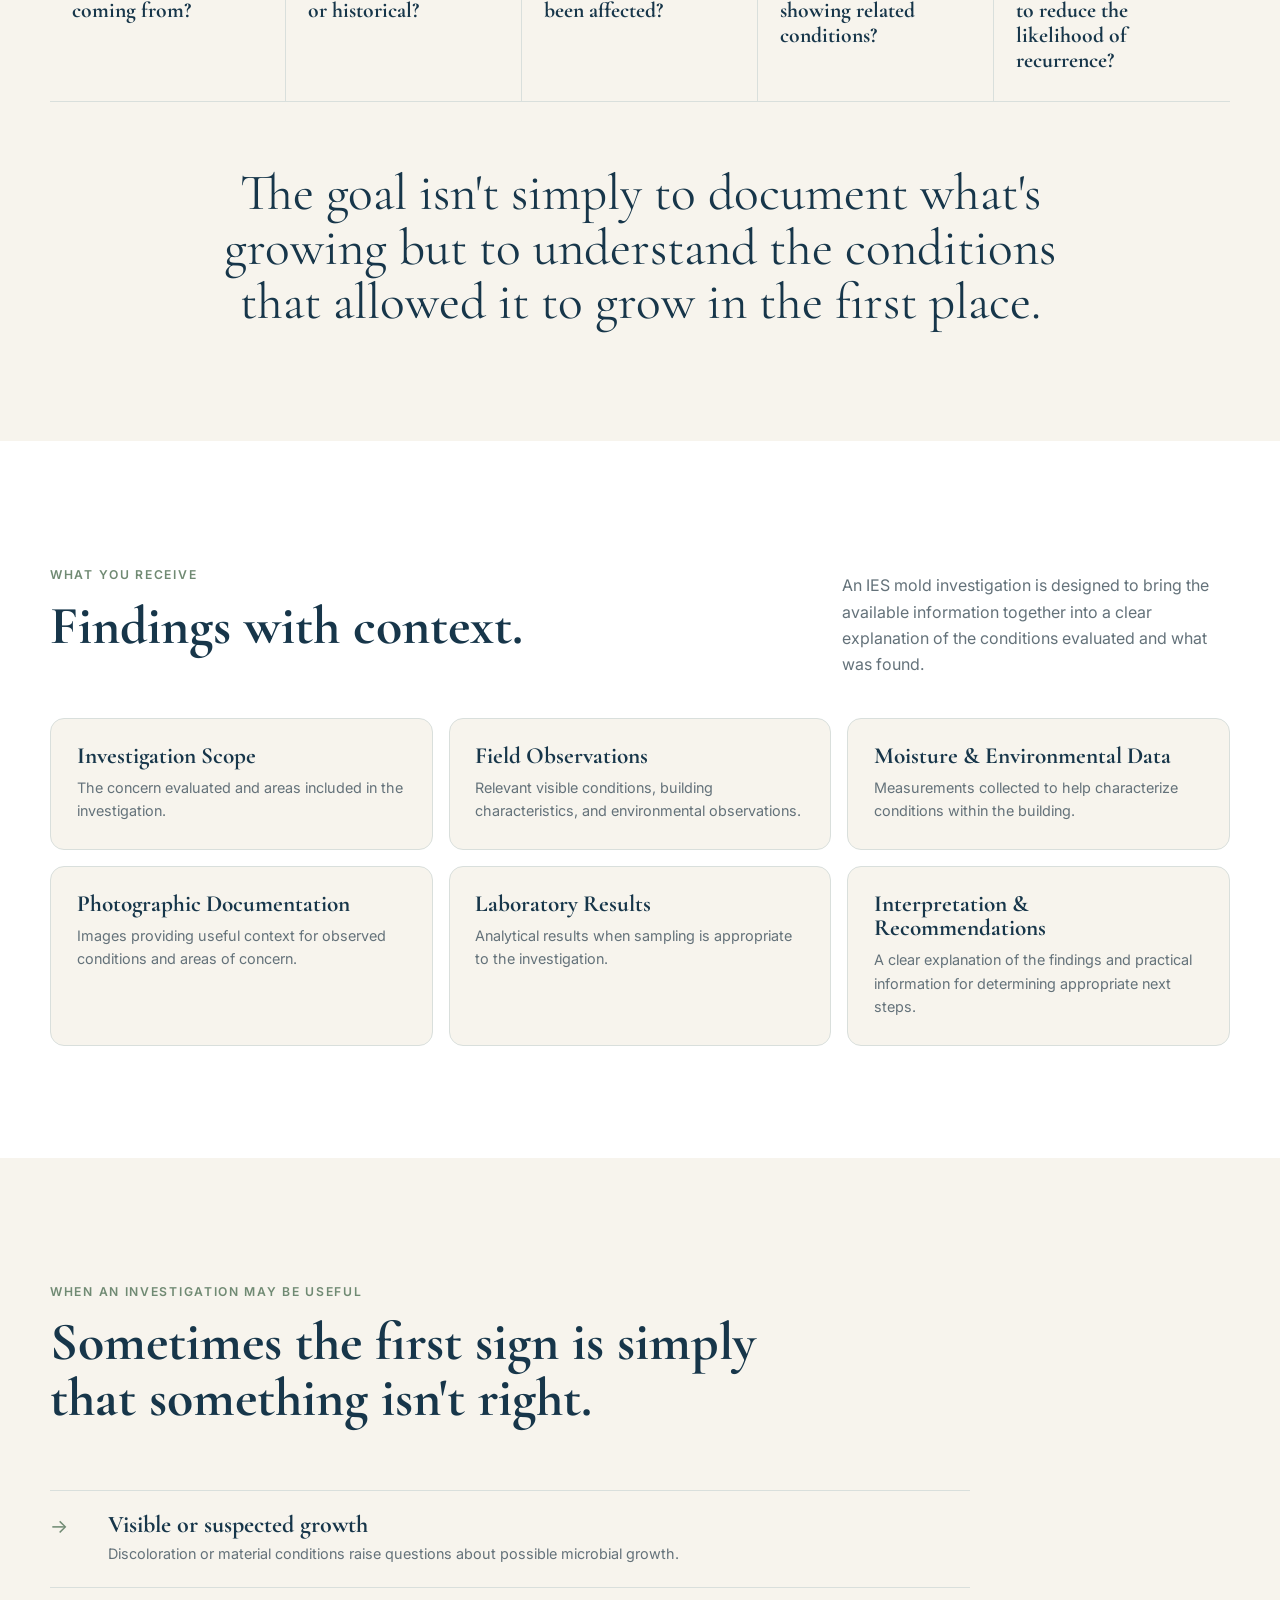
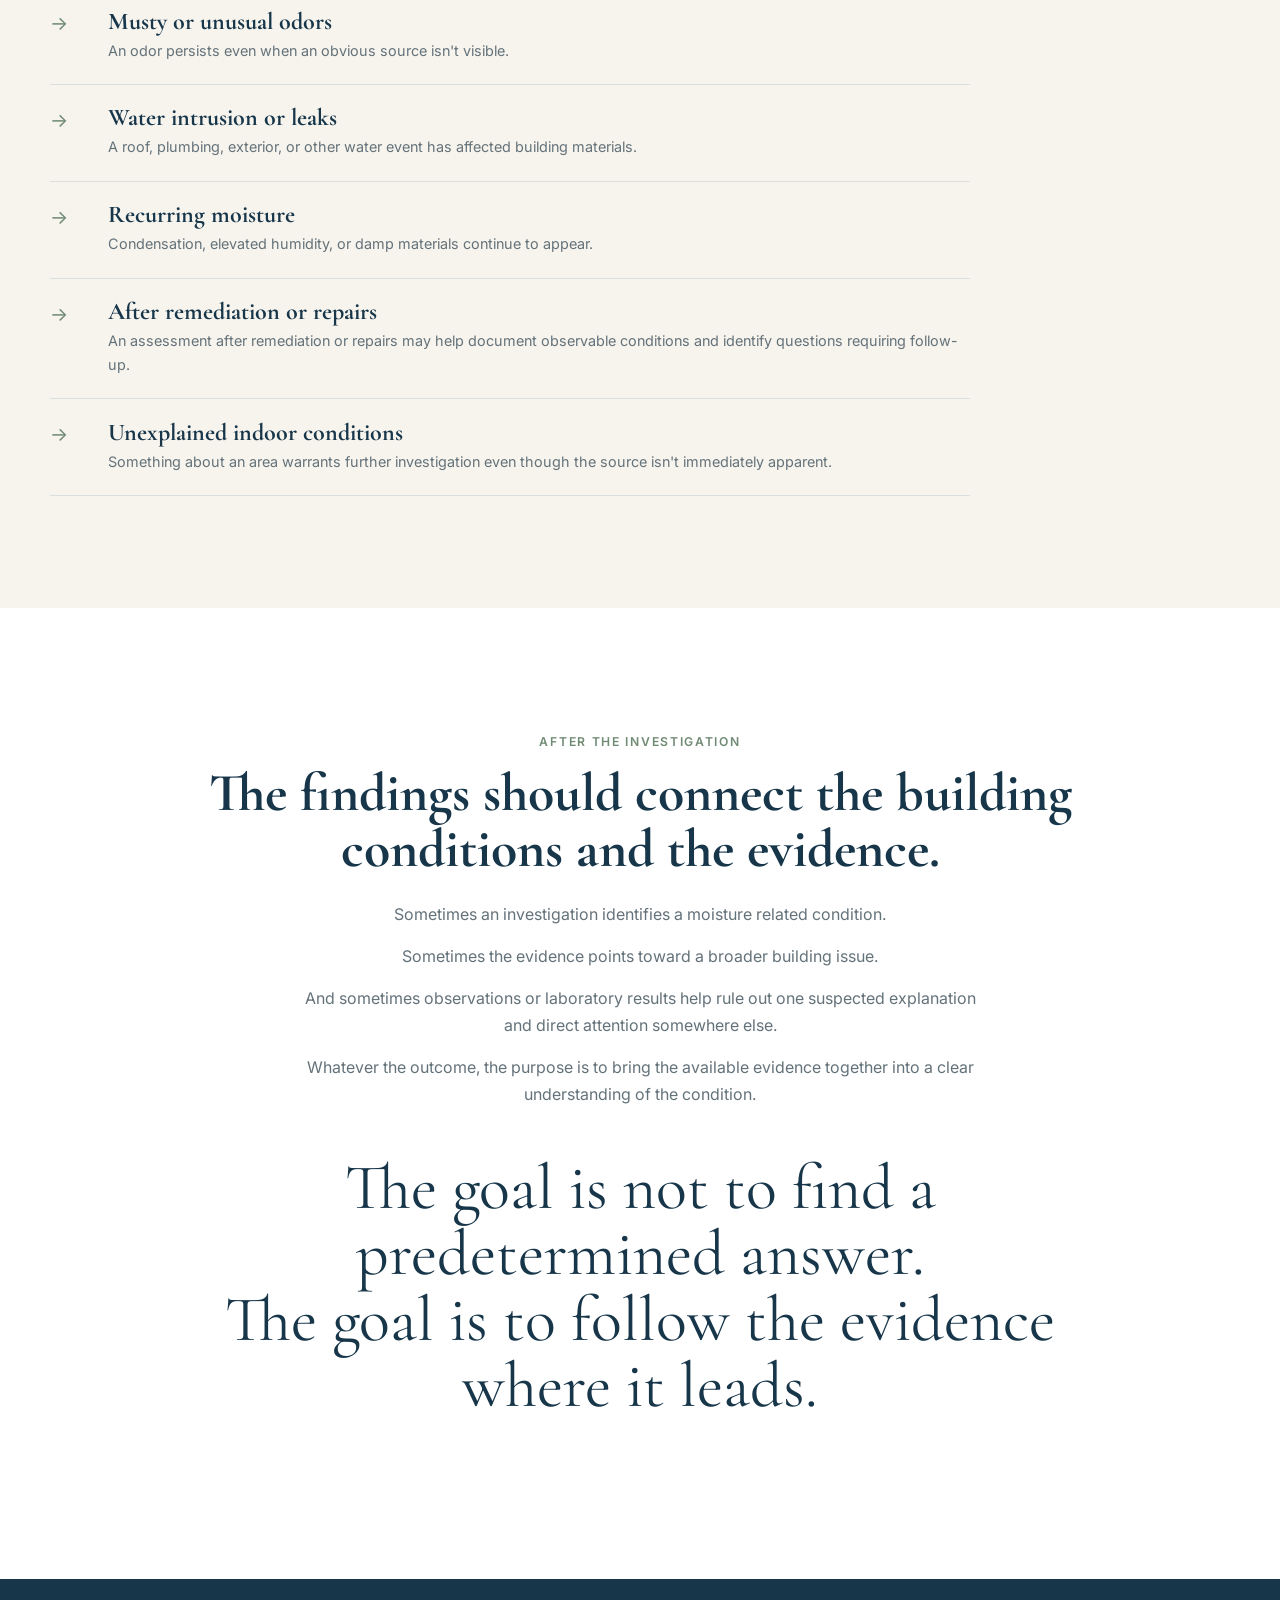
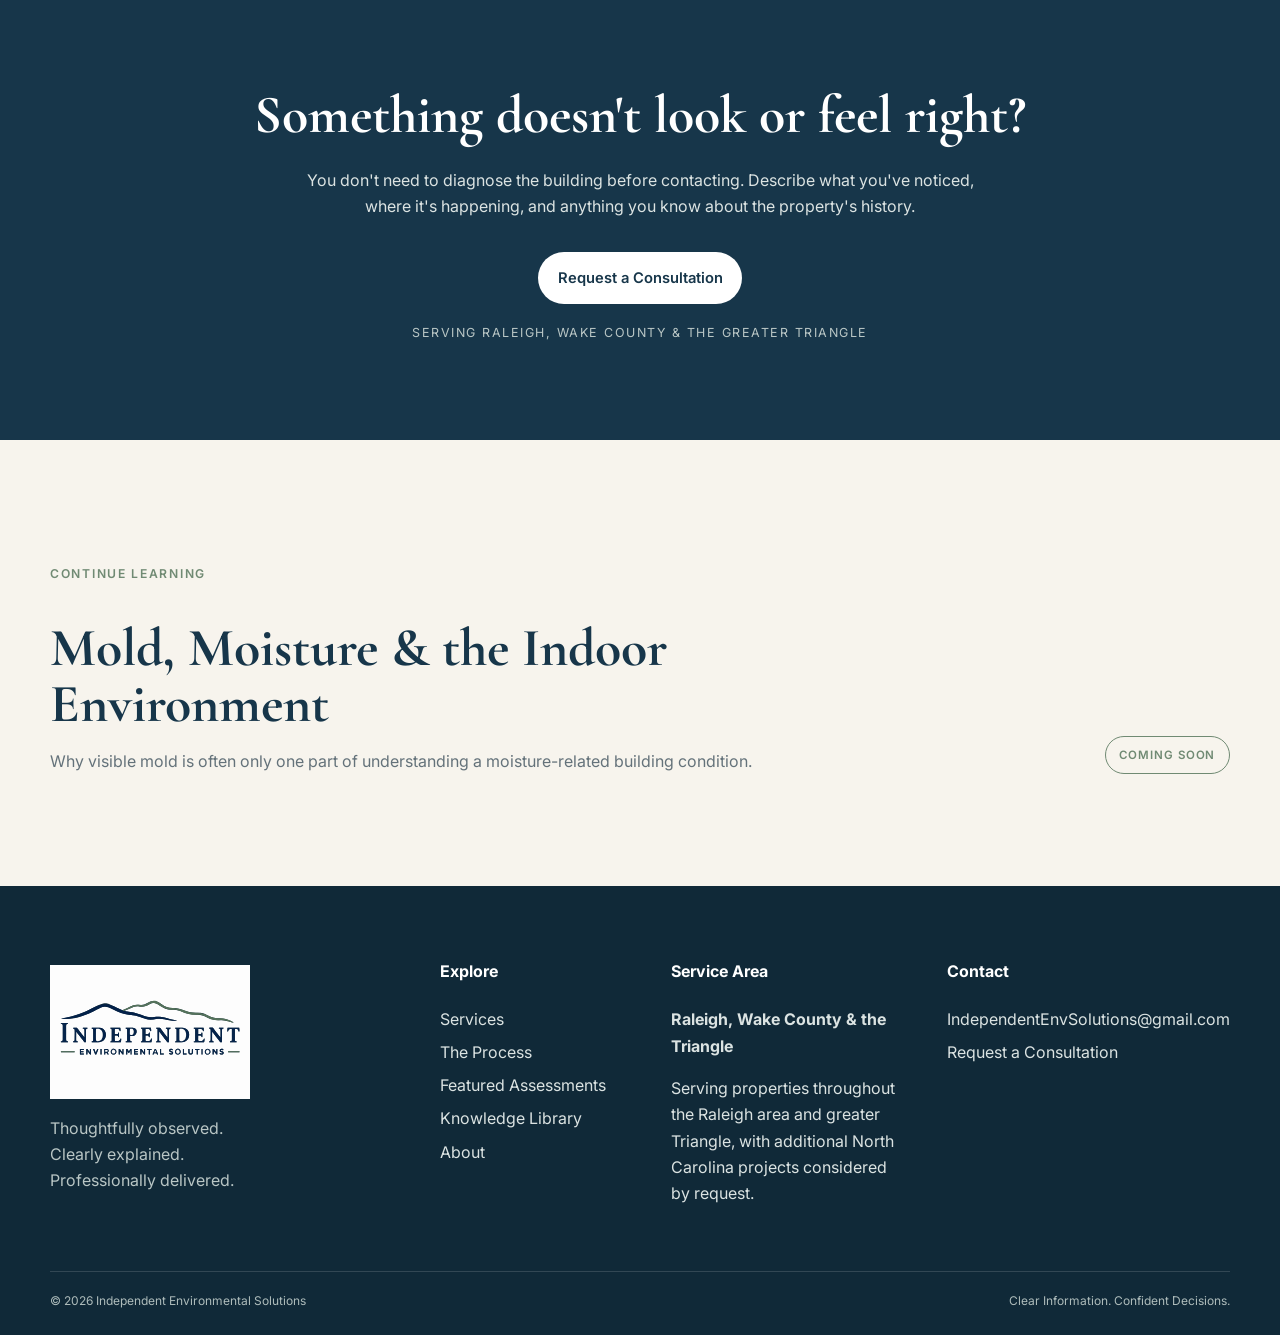
<file: mold-investigations.html>
<!doctype html>
<html lang="en">
<head>
  <meta charset="utf-8" />
  <meta name="viewport" content="width=device-width, initial-scale=1" />
  <meta
    name="description"
    content="Mold inspections, testing, and moisture-focused investigations in Raleigh, Wake County, and the Triangle. Clear findings and practical next steps from IES."
  />
  <title>Mold Inspection & Testing Raleigh NC | IES</title>
  <link rel="canonical" href="https://independentenvironmentalsolutions.com/mold-investigations.html">

<meta property="og:type" content="website">
<meta property="og:title" content="Mold Inspection & Testing Raleigh NC | IES">
<meta property="og:description" content="Mold inspections, testing, and moisture-focused investigations in Raleigh, Wake County, and the Triangle. Clear findings and practical next steps from IES.">
<meta property="og:url" content="https://independentenvironmentalsolutions.com/mold-investigations.html">
<meta property="og:site_name" content="Independent Environmental Solutions">

<meta name="twitter:card" content="summary">
<meta name="twitter:title" content="Mold Inspection & Testing Raleigh NC | IES">
<meta name="twitter:description" content="Mold inspections, testing, and moisture-focused investigations in Raleigh, Wake County, and the Triangle. Clear findings and practical next steps from IES.">

  <link rel="icon" href="favicon.svg" type="image/svg+xml" />
  <link rel="preconnect" href="https://fonts.googleapis.com">
  <link rel="preconnect" href="https://fonts.gstatic.com" crossorigin>
  <link
    href="https://fonts.googleapis.com/css2?family=Cormorant+Garamond:wght@500;600&family=Inter:wght@400;500;600&display=swap"
    rel="stylesheet"
  >
  <link rel="stylesheet" href="styles.css" />
  <script type="application/ld+json">
{
  "@context": "https://schema.org",
  "@type": "Service",
  "name": "Mold Inspections, Testing & Investigations",
  "description": "Mold inspections, mold testing when appropriate, and moisture-focused building investigations for properties in Raleigh, Wake County, and the Triangle.",
  "provider": {
    "@type": "ProfessionalService",
    "name": "Independent Environmental Solutions",
    "url": "https://independentenvironmentalsolutions.com/"
  },
  "areaServed": [
    {"@type": "City", "name": "Raleigh"},
    {"@type": "AdministrativeArea", "name": "Wake County, North Carolina"},
    {"@type": "AdministrativeArea", "name": "Research Triangle, North Carolina"},
    {"@type": "State", "name": "North Carolina"}
  ],
  "url": "https://independentenvironmentalsolutions.com/mold-investigations.html"
}
</script>
</head>

<body>

  <a class="skip-link" href="#main">Skip to content</a>

  <header class="site-header" id="top">
    <div class="nav-shell">

      <a
        class="brand logo-link"
        href="index.html#top"
        aria-label="Independent Environmental Solutions home"
      >
        <img
          class="site-logo"
          src="IES_Logo_Primary_Transparent.svg"
          alt="Independent Environmental Solutions"
        >
      </a>

      <button
        class="menu-toggle"
        aria-label="Open navigation"
        aria-expanded="false"
      >
        Menu
      </button>

      <nav class="main-nav" aria-label="Primary navigation">
        <a href="index.html#services">Services</a>
        <a href="index.html#process">The Process</a>
        <a href="index.html#assessments">Featured Assessments</a>
        <a href="index.html#library">Knowledge Library</a>
        <a href="index.html#about">About</a>
        <a class="nav-cta" href="index.html#consultation">
          Request a Consultation
        </a>
      </nav>

    </div>
  </header>


  <main id="main">

    <!-- Service Hero -->
    <section class="service-hero">
      <div class="shell service-hero-grid">

        <div class="service-hero-copy">
          <p class="eyebrow">Mold Investigations</p>

          <h1>
            Mold Inspections &amp; Testing in Raleigh, NC
          </h1>

          <p class="service-hero-lead">
            Visible growth, staining, unusual odors, water intrusion, or
            persistent moisture can all raise questions about conditions
            inside a building.
          </p>

          <p>
            Independent Environmental Solutions provides mold inspections,
            mold testing, and moisture-focused assessments in Raleigh,
            Wake County, and the greater Triangle area. Each investigation
            considers the building conditions surrounding a concern to help
            determine what the evidence supports and what should happen next.
          </p>

          <div class="service-hero-actions desktop-service-actions">
            <a
              class="button secondary"
              href="index.html#consultation"
            >
              Request a Consultation
            </a>

            <a
              class="text-link"
              href="#investigation-includes"
            >
              See What an Investigation Includes ↓
            </a>
          </div>
        </div>

      <figure class="service-hero-photo">
       <img
        class="service-photo"
        src="Mold-Investigation.JPG"
        alt="Interior building condition associated with moisture intrusion"
        >
      </figure>
       <div class="service-hero-actions mobile-service-actions">
        <a
        class="button secondary"
        href="index.html#consultation"
        >
        Request a Consultation
        </a>

        <a
        class="text-link"
        href="#investigation-includes"
        >
        See What an Investigation Includes ↓
      </a>
    </div>

  </div>
</section>


    <!-- Start With the Condition -->
    <section
      class="service-editorial section"
      id="investigation-includes"
    >
      <div class="shell service-editorial-grid">

        <div>
          <p class="eyebrow">Start With the Condition</p>
          <h2>Mold is often a symptom of a larger story.</h2>
        </div>

        <div class="service-editorial-copy">
          <p>
            Finding suspected mold growth is an important observation.
          </p>

          <p>
            But it doesn't necessarily explain <strong>why it's there.</strong>
          </p>

          <p>
            Water intrusion, elevated humidity, condensation, plumbing failures,
            building-envelope conditions, and previous water intrusions can all
            contribute to environments where mold can grow.
          </p>

          <blockquote class="service-callout-quote">
            Finding mold isn't the end of the investigation. Understanding why
            it's there is what makes the findings useful.
          </blockquote>

          <div class="service-note">
            <p class="eyebrow">Not sure what you're looking at?</p>
            <p>
              Describe what you've observed, where you're seeing it, and anything
              you know about the building or its recent history.
            </p>
          </div>
        </div>

      </div>
    </section>


    <!-- The IES Approach -->
    <section class="service-process section soft">
      <div class="shell">

        <div class="section-heading">
          <div>
            <p class="eyebrow">The IES Approach</p>
            <h2>Follow the evidence.</h2>
          </div>

          <p>
            Whether the concern calls for a mold inspection, a moisture
            assessment, or targeted mold testing, an effective investigation
            begins with the condition rather than a predetermined testing plan.
            The questions surrounding the concern guide the work.
          </p>
        </div>

        <div class="service-process-grid">

          <article class="service-process-step">
            <span>01</span>
            <h3>Understand the Concern</h3>
            <p>
              Beginning with what you've observed, relevant building history,
              and any other available information.
            </p>
          </article>

          <article class="service-process-step">
            <span>02</span>
            <h3>Observe the Conditions</h3>
            <p>
              Affected areas are evaluated for visible conditions,
              moisture indicators, and any other relevant observations.
            </p>
          </article>

          <article class="service-process-step">
            <span>03</span>
            <h3>Measure &amp; Verify</h3>
            <p>
              Environmental measurements and representative samples may be
              collected when they can help answer a specific question.
            </p>
          </article>

          <article class="service-process-step">
            <span>04</span>
            <h3>Connect the Findings</h3>
            <p>
              Observations, measurements, building conditions, and 
              laboratory results are all considered together to help
              explain what's happening.
            </p>
          </article>

        </div>

      </div>
    </section>


    <!-- What We Look At -->
    <section class="service-materials section">
      <div class="shell">

        <div class="section-heading">
          <div>
            <p class="eyebrow">What to Look At</p>
            <h2>The surrounding conditions matter.</h2>
          </div>

          <p>
            Depending on the concern, an investigation may consider:
          </p>
        </div>

        <div class="material-index">

          <article>
            <span>01</span>
            <div>
              <h3>Visible Conditions</h3>
              <p>
                Discoloration, suspected microbial growth, staining, damaged
                materials, and other observable conditions.
              </p>
            </div>
          </article>

          <article>
            <span>02</span>
            <div>
              <h3>Moisture</h3>
              <p>
                Material moisture, signs of water intrusion, plumbing related
                conditions, and evidence of current or previous intrusions.
              </p>
            </div>
          </article>

          <article>
            <span>03</span>
            <div>
              <h3>Temperature &amp; Humidity</h3>
              <p>
                Environmental conditions that may contribute to
                condensation or microbial growth.
              </p>
            </div>
          </article>

          <article>
            <span>04</span>
            <div>
              <h3>Building &amp; HVAC Conditions</h3>
              <p>
                Air movement and the duct work, mechanical systems, and
                building characteristics relevant to the issue.
              </p>
            </div>
          </article>

          <article>
            <span>05</span>
            <div>
              <h3>Building History</h3>
              <p>
                Previous leaks, flooding, repairs, renovations, recurring
                conditions, and other information that may help.
              </p>
            </div>
          </article>

        </div>

        <div class="service-note centered-note">
          <p>
            <strong>Every investigation is different.</strong>
            The appropriate observations, measurements, and sampling strategy
            depend on the building and the question to answer.
          </p>
        </div>

      </div>
    </section>


    <!-- Sampling With a Purpose -->
    <section class="service-fieldwork section soft">
      <div class="shell service-fieldwork-grid">

<figure class="service-field-photo">
  <img
    class="service-photo"
    src="lift-sample.JPG"
    alt="Moisture measurements being collected during a building investigation"
  >
</figure>

        <div class="service-fieldwork-copy">
          <p class="eyebrow">Sampling With a Purpose</p>

          <h2>Testing can help answer the right questions.</h2>

          <p>
            Mold investigations are sometimes reduced to collecting a sample
            and waiting for a laboratory report. 
          </p>

          <p>
            When appropriate, surface tape-lift samples or air samples may
            be collected for laboratory analysis. Those results are interpreted
            alongside field observations, moisture measurements, and building
            history; a laboratory result alone may not establish the source
            or extent of a moisture-related condition.   
          </p>

          <div class="sampling-question">
            <span></span>
            <strong>Always keeping service principles in mind...</strong>
          </div>

          <div class="service-principles">
            <strong>Observe the condition.</strong>
            <strong>Measure what matters.</strong>
            <strong>Sample with a purpose.</strong>
            <strong>Interpret everything together.</strong>
          </div>
        </div>

      </div>
    </section>


    <!-- From Symptom to Source -->
    <section class="mold-source section">
      <div class="shell">

        <div class="mold-source-heading">
          <p class="eyebrow">From Symptom to Source</p>
          <h2>Moisture changes the investigation.</h2>
          <p>
            If mold growth is present, addressing the visible material without
            understanding the moisture condition can leave the underlying
            problem unresolved.
          </p>
        </div>

        <div class="mold-source-grid">

          <article>
            <span>01</span>
            <p class="mold-source-label">Where?</p>
            <h3>Where is the moisture coming from?</h3>
          </article>

          <article>
            <span>02</span>
            <p class="mold-source-label">When?</p>
            <h3>Is the condition active or historical?</h3>
          </article>

          <article>
            <span>03</span>
            <p class="mold-source-label">What?</p>
            <h3>What materials have been affected?</h3>
          </article>

          <article>
            <span>04</span>
            <p class="mold-source-label">How Far?</p>
            <h3>Are surrounding areas showing related conditions?</h3>
          </article>

          <article>
            <span>05</span>
            <p class="mold-source-label">What Next?</p>
            <h3>
              What needs to change to reduce the likelihood of recurrence?
            </h3>
          </article>

        </div>

        <blockquote class="mold-source-quote">
          The goal isn't simply to document what's growing but to understand the
          conditions that allowed it to grow in the first place.
        </blockquote>

      </div>
    </section>


    <!-- What You Receive -->
    <section class="service-deliverables section">
      <div class="shell">

        <div class="section-heading">
          <div>
            <p class="eyebrow">What You Receive</p>
            <h2>Findings with context.</h2>
          </div>

          <p>
            An IES mold investigation is designed to bring the available
            information together into a clear explanation of the conditions
            evaluated and what was found.
          </p>
        </div>

        <div class="deliverables-grid">

          <article>
            <h3>Investigation Scope</h3>
            <p>
              The concern evaluated and areas included in the investigation.
            </p>
          </article>

          <article>
            <h3>Field Observations</h3>
            <p>
              Relevant visible conditions, building characteristics, and
              environmental observations.
            </p>
          </article>

          <article>
            <h3>Moisture &amp; Environmental Data</h3>
            <p>
              Measurements collected to help characterize conditions within
              the building.
            </p>
          </article>

          <article>
            <h3>Photographic Documentation</h3>
            <p>
              Images providing useful context for observed conditions and areas
              of concern.
            </p>
          </article>

          <article>
            <h3>Laboratory Results</h3>
            <p>
              Analytical results when sampling is appropriate to the investigation.
            </p>
          </article>

          <article>
            <h3>Interpretation &amp; Recommendations</h3>
            <p>
              A clear explanation of the findings and practical information for
              determining appropriate next steps.
            </p>
          </article>

        </div>

      </div>
    </section>


    <!-- When Useful -->
    <section class="service-scenarios section soft">
      <div class="shell">

        <div class="section-heading">
          <div>
            <p class="eyebrow">When an Investigation May Be Useful</p>
            <h2>
              Sometimes the first sign is simply that something isn't right.
            </h2>
          </div>
        </div>

        <div class="scenario-list">

          <article>
            <span>→</span>
            <div>
              <h3>Visible or suspected growth</h3>
              <p>
                Discoloration or material conditions raise questions about
                possible microbial growth.
              </p>
            </div>
          </article>

          <article>
            <span>→</span>
            <div>
              <h3>Musty or unusual odors</h3>
              <p>
                An odor persists even when an obvious source isn't visible.
              </p>
            </div>
          </article>

          <article>
            <span>→</span>
            <div>
              <h3>Water intrusion or leaks</h3>
              <p>
                A roof, plumbing, exterior, or other water event has affected
                building materials.
              </p>
            </div>
          </article>

          <article>
            <span>→</span>
            <div>
              <h3>Recurring moisture</h3>
              <p>
                Condensation, elevated humidity, or damp materials continue to appear.
              </p>
            </div>
          </article>

          <article>
            <span>→</span>
            <div>
              <h3>After remediation or repairs</h3>
              <p>
                An assessment after remediation or repairs may help document
                observable conditions and identify questions requiring follow-up.
              </p>
            </div>
          </article>

          <article>
            <span>→</span>
            <div>
              <h3>Unexplained indoor conditions</h3>
              <p>
                Something about an area warrants further investigation even
                though the source isn't immediately apparent.
              </p>
            </div>
          </article>

        </div>

      </div>
    </section>


    <!-- After the Investigation -->
    <section class="service-conclusion section">
      <div class="shell service-conclusion-inner">

        <p class="eyebrow">After the Investigation</p>

          <h2>The findings should connect the building conditions and the evidence.</h2>

        <p>
          Sometimes an investigation identifies a moisture related condition.
        </p>

        <p>
          Sometimes the evidence points toward a broader building issue.
        </p>

        <p>
          And sometimes observations or laboratory results help rule out one
          suspected explanation and direct attention somewhere else.
        </p>

        <p>
          Whatever the outcome, the purpose is to bring the available
          evidence together into a clear understanding of the condition.
        </p>

        <blockquote>
          The goal is not to find a predetermined answer.<br>
          The goal is to follow the evidence where it leads.
        </blockquote>

      </div>
    </section>


    <!-- Service CTA -->
    <section class="service-cta">
      <div class="shell service-cta-inner">

        <p class="eyebrow light"></p>

        <h2>Something doesn't look or feel right?</h2>

        <p>
          You don't need to diagnose the building before contacting.
          Describe what you've noticed, where it's happening, and anything you
          know about the property's history.
        </p>

        <a
          class="button primary"
          href="index.html#consultation"
        >
          Request a Consultation
        </a>

        <p class="service-area-note">
          Serving Raleigh, Wake County &amp; the Greater Triangle
        </p>

      </div>
    </section>


    <!-- Continue Learning -->
    <section class="service-learning section">
      <div class="shell">

        <p class="eyebrow">Continue Learning</p>

        <div class="learning-preview">
          <div>
            <h2>Mold, Moisture &amp; the Indoor Environment</h2>
            <p>
              Why visible mold is often only one part of understanding a
              moisture-related building condition.
            </p>
          </div>

          <span class="coming-soon">Coming Soon</span>
        </div>

      </div>
    </section>

  </main>


  <footer class="site-footer">
    <div class="shell footer-grid">

      <div class="footer-brand">
        <a
          class="brand footer-logo logo-link"
          href="#top"
          aria-label="Independent Environmental Solutions — back to top"
        >
          <img
            class="site-logo footer-site-logo"
            src="IES_Logo_Footer_White.svg"
            alt="Independent Environmental Solutions"
          >
        </a>

        <p>
          Thoughtfully observed.<br>
          Clearly explained.<br>
          Professionally delivered.
        </p>
      </div>

      <div>
        <h4>Explore</h4>
        <a href="index.html#services">Services</a>
        <a href="index.html#process">The Process</a>
        <a href="index.html#assessments">Featured Assessments</a>
        <a href="index.html#library">Knowledge Library</a>
        <a href="index.html#about">About</a>
      </div>

      <div>
        <h4>Service Area</h4>
        <p><strong>Raleigh, Wake County &amp; the Triangle</strong></p>
        <p>
          Serving properties throughout the Raleigh area and greater Triangle,
          with additional North Carolina projects considered by request.
        </p>
      </div>

      <div>
        <h4>Contact</h4>
        <a href="mailto:IndependentEnvSolutions@gmail.com">
          IndependentEnvSolutions@gmail.com
        </a>
        <a href="index.html#consultation">
          Request a Consultation
        </a>
      </div>

    </div>

    <div class="shell footer-bottom">
      <span>© 2026 Independent Environmental Solutions</span>
      <span>Clear Information. Confident Decisions.</span>
    </div>
  </footer>


  <script src="script.js"></script>

</body>
</html>
</file>
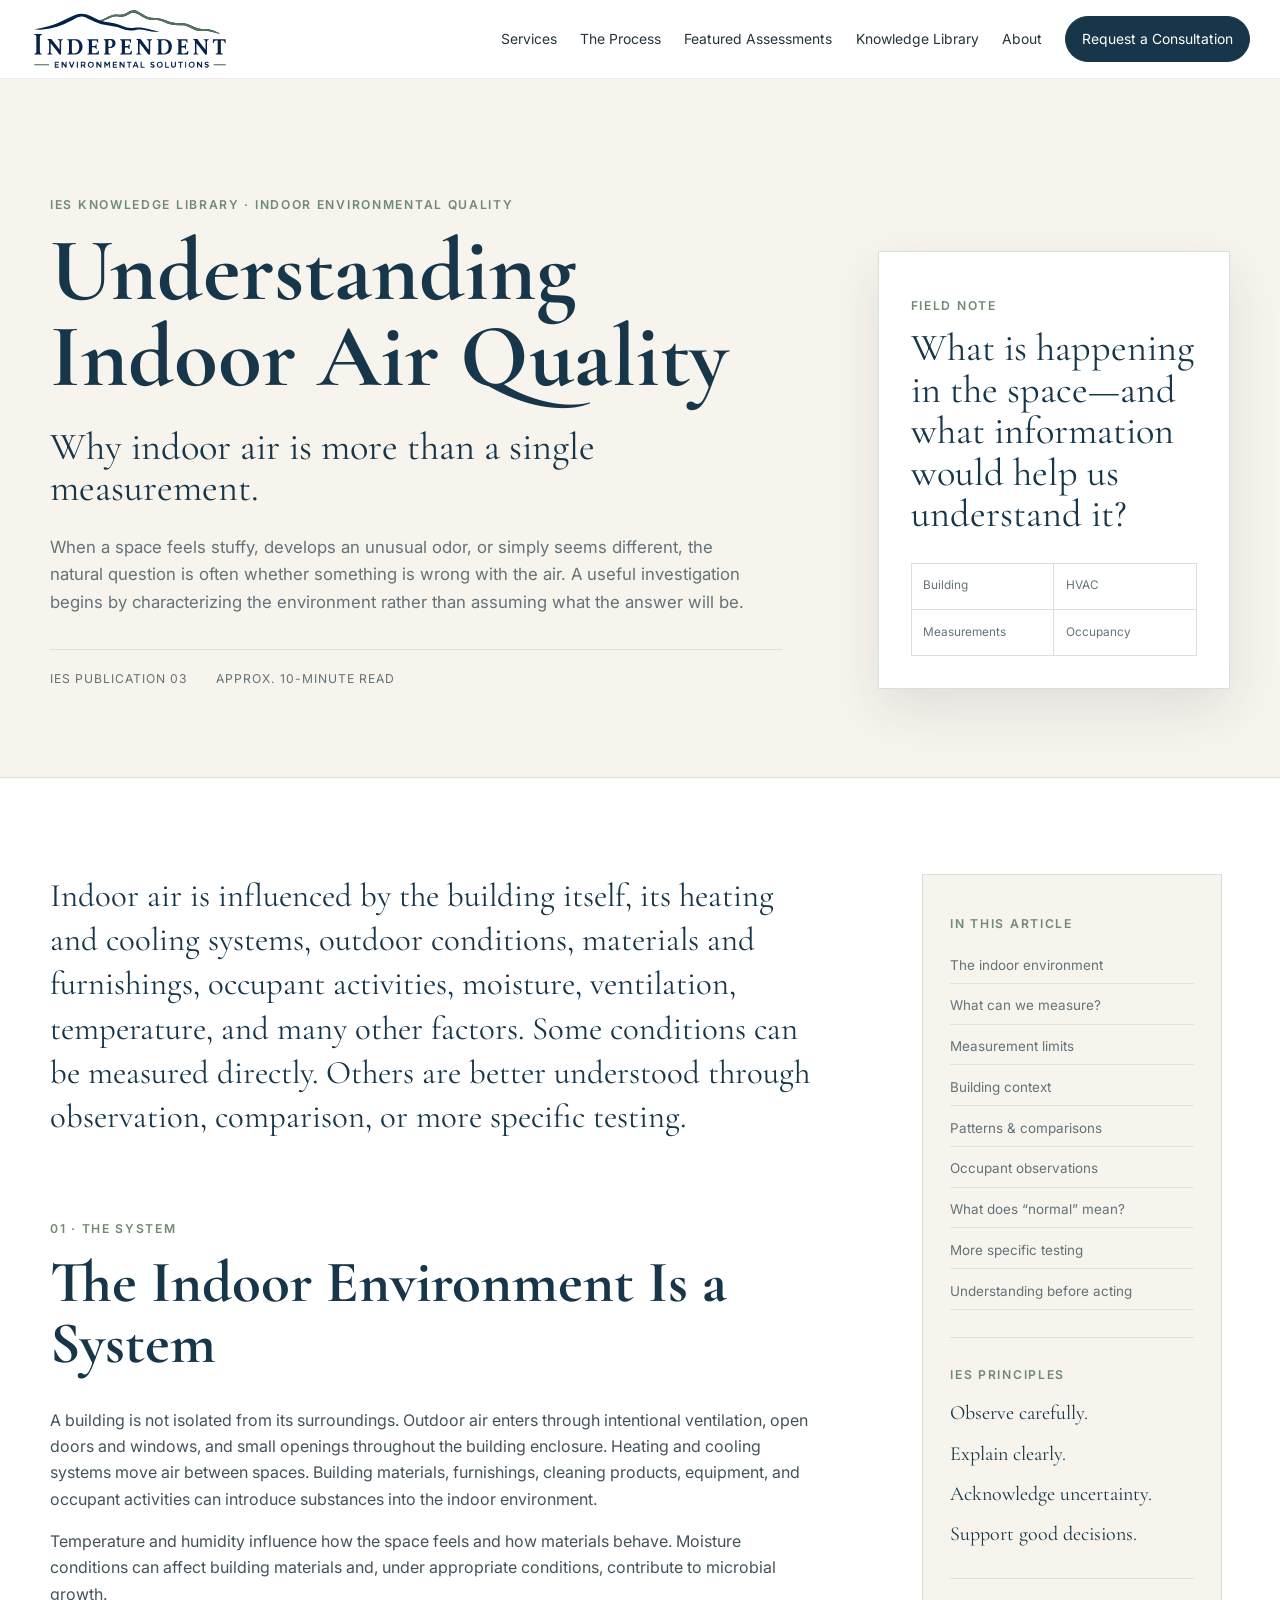
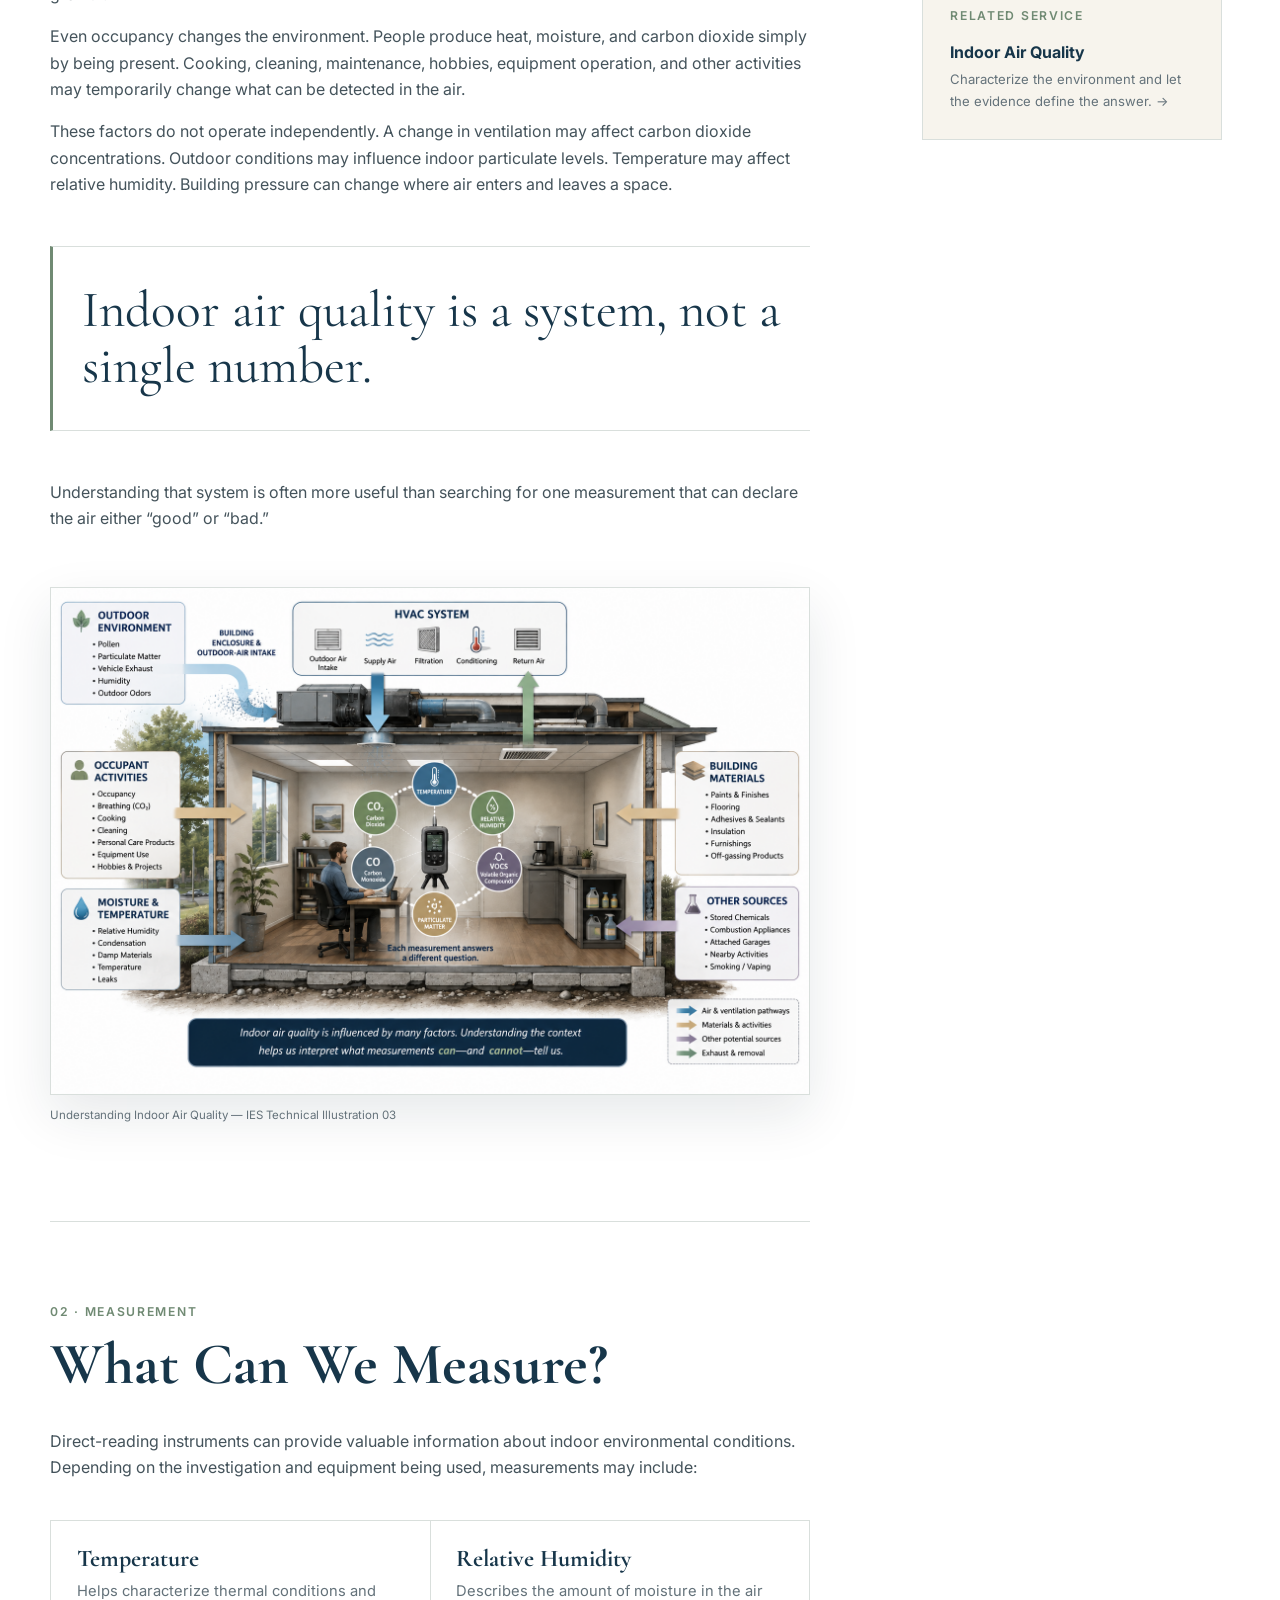
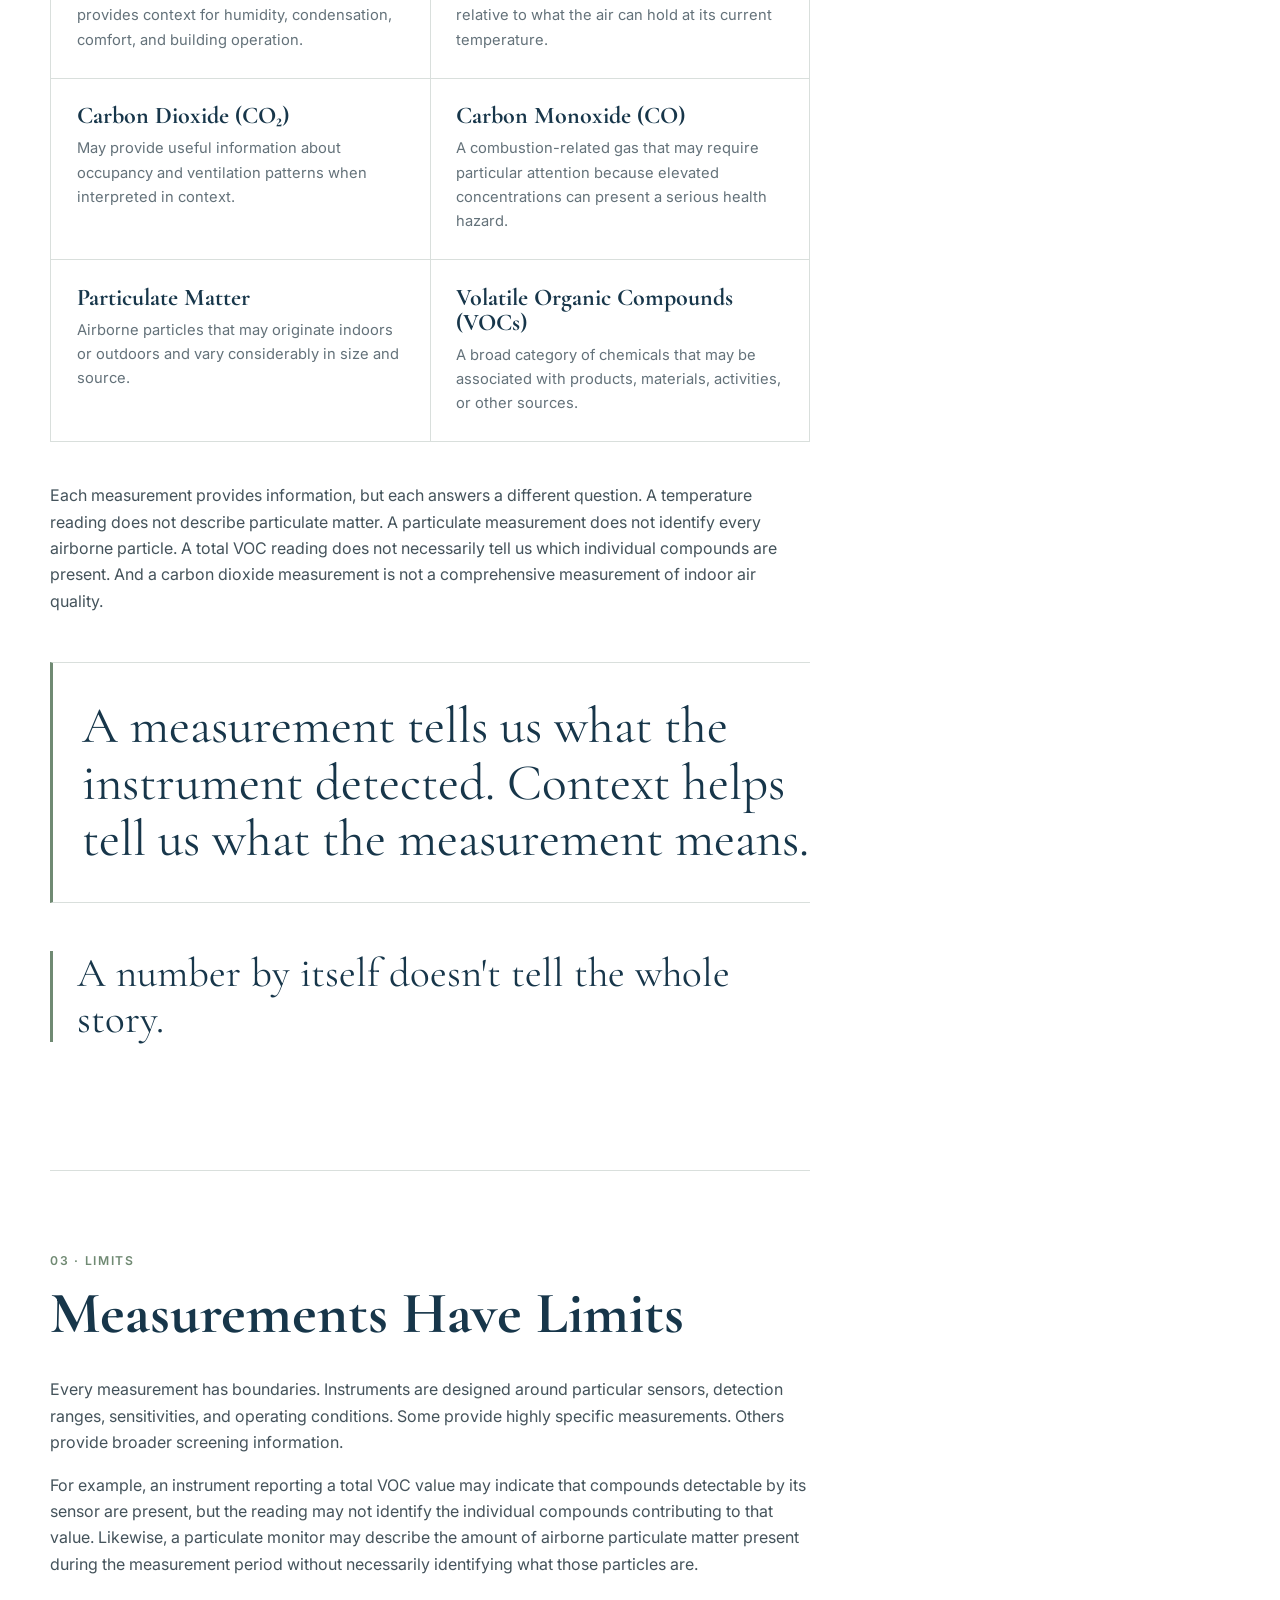
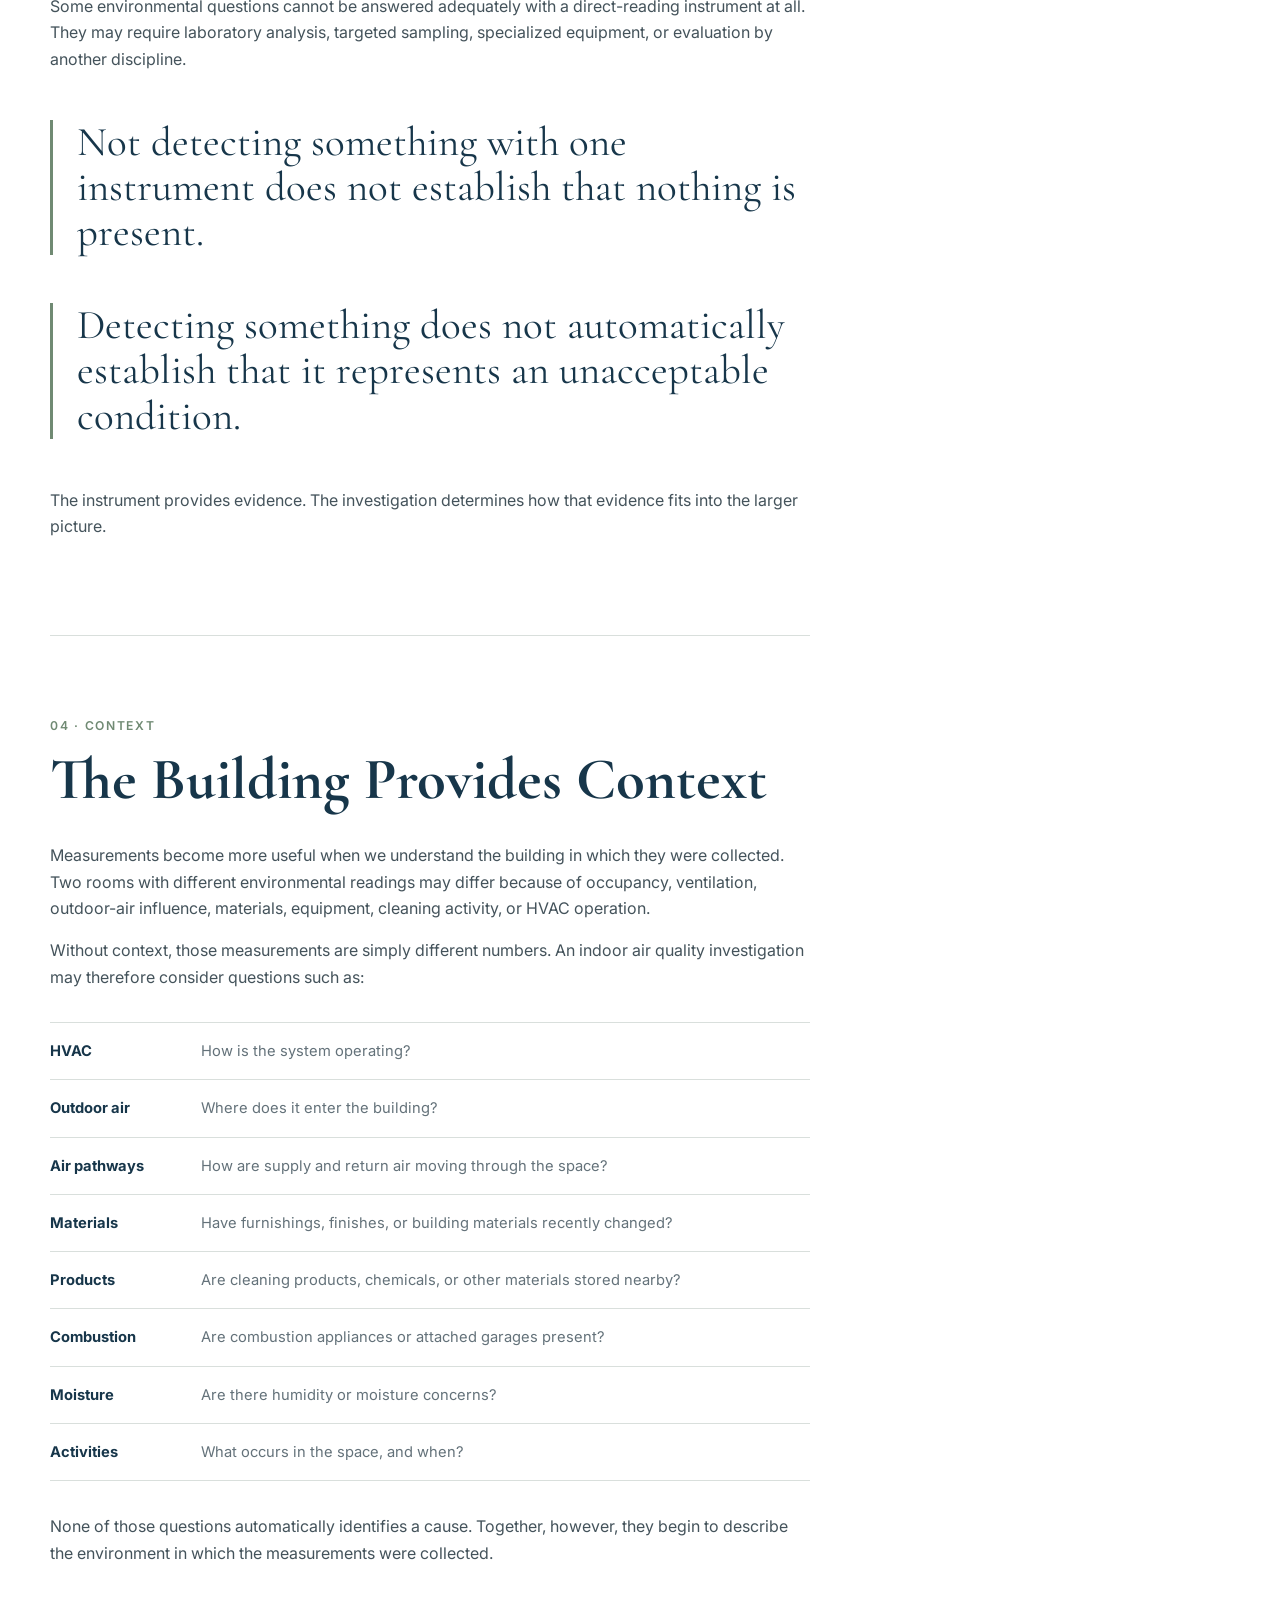
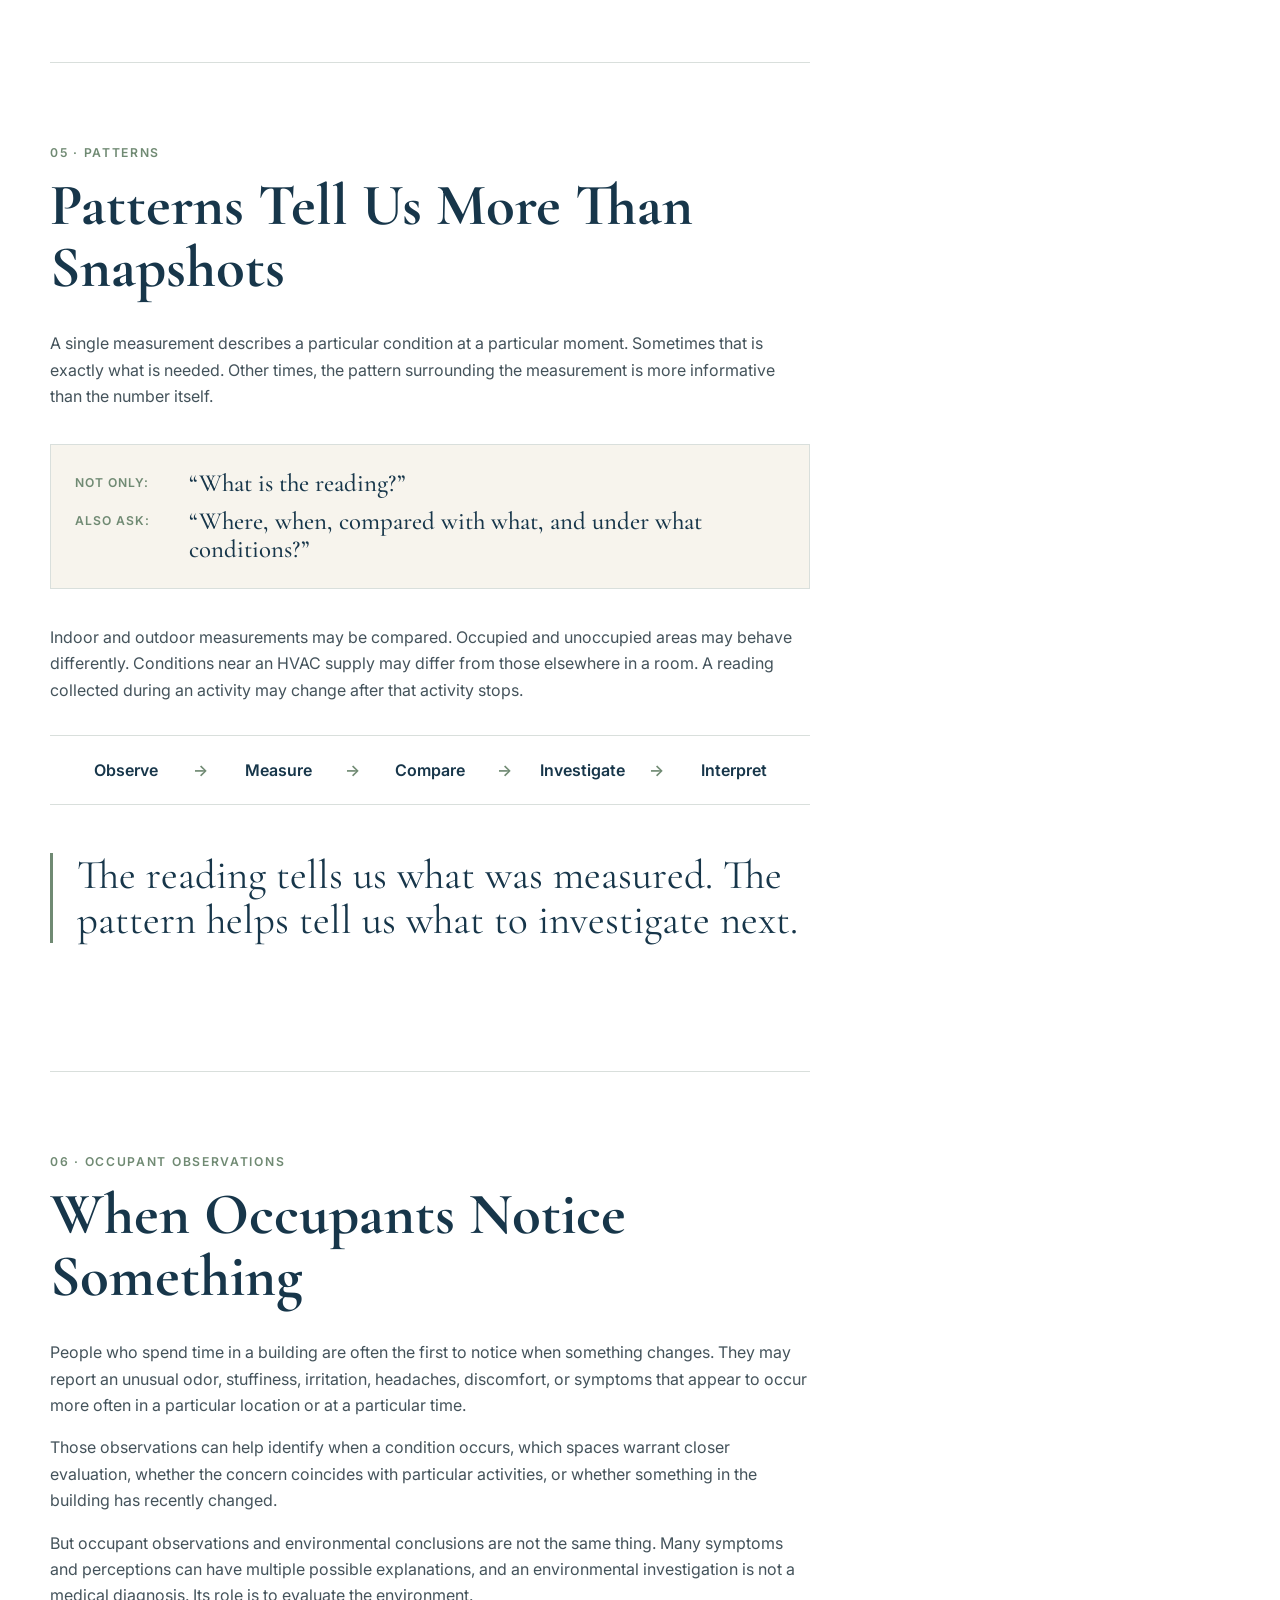
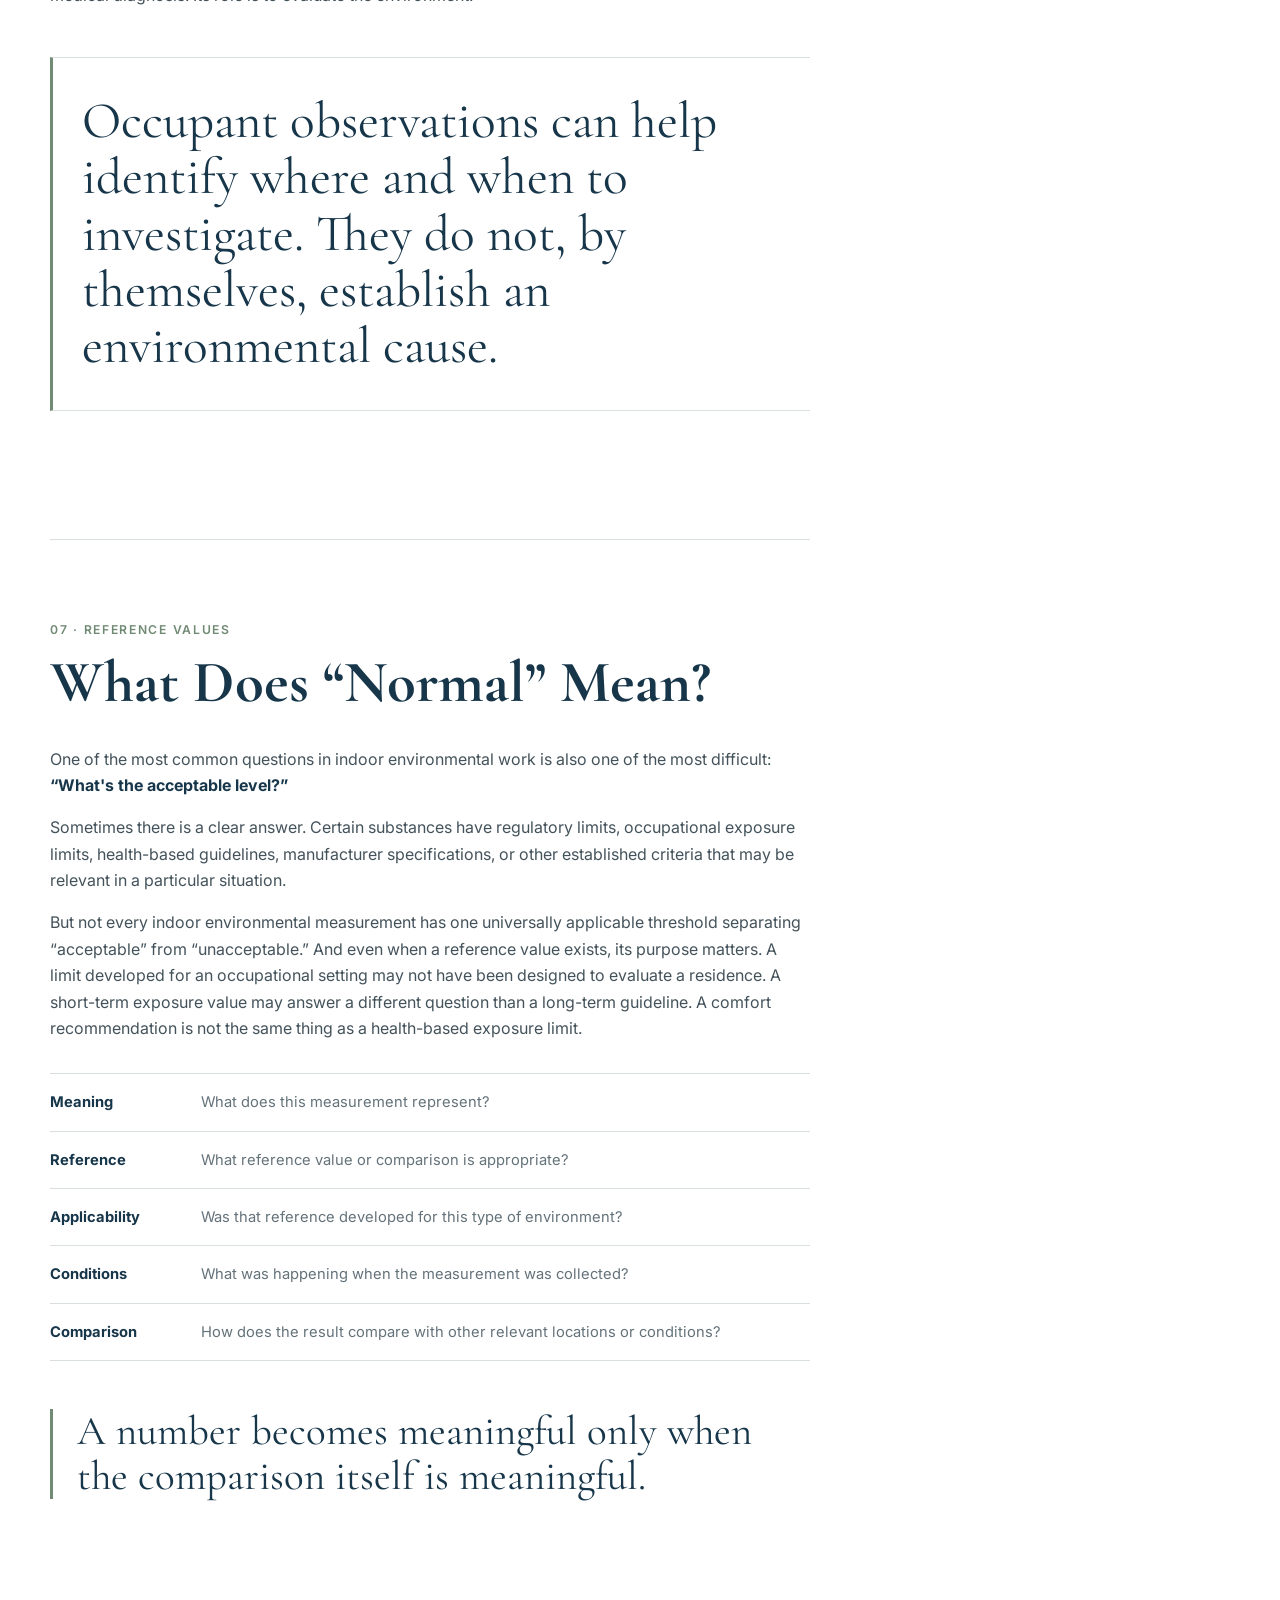
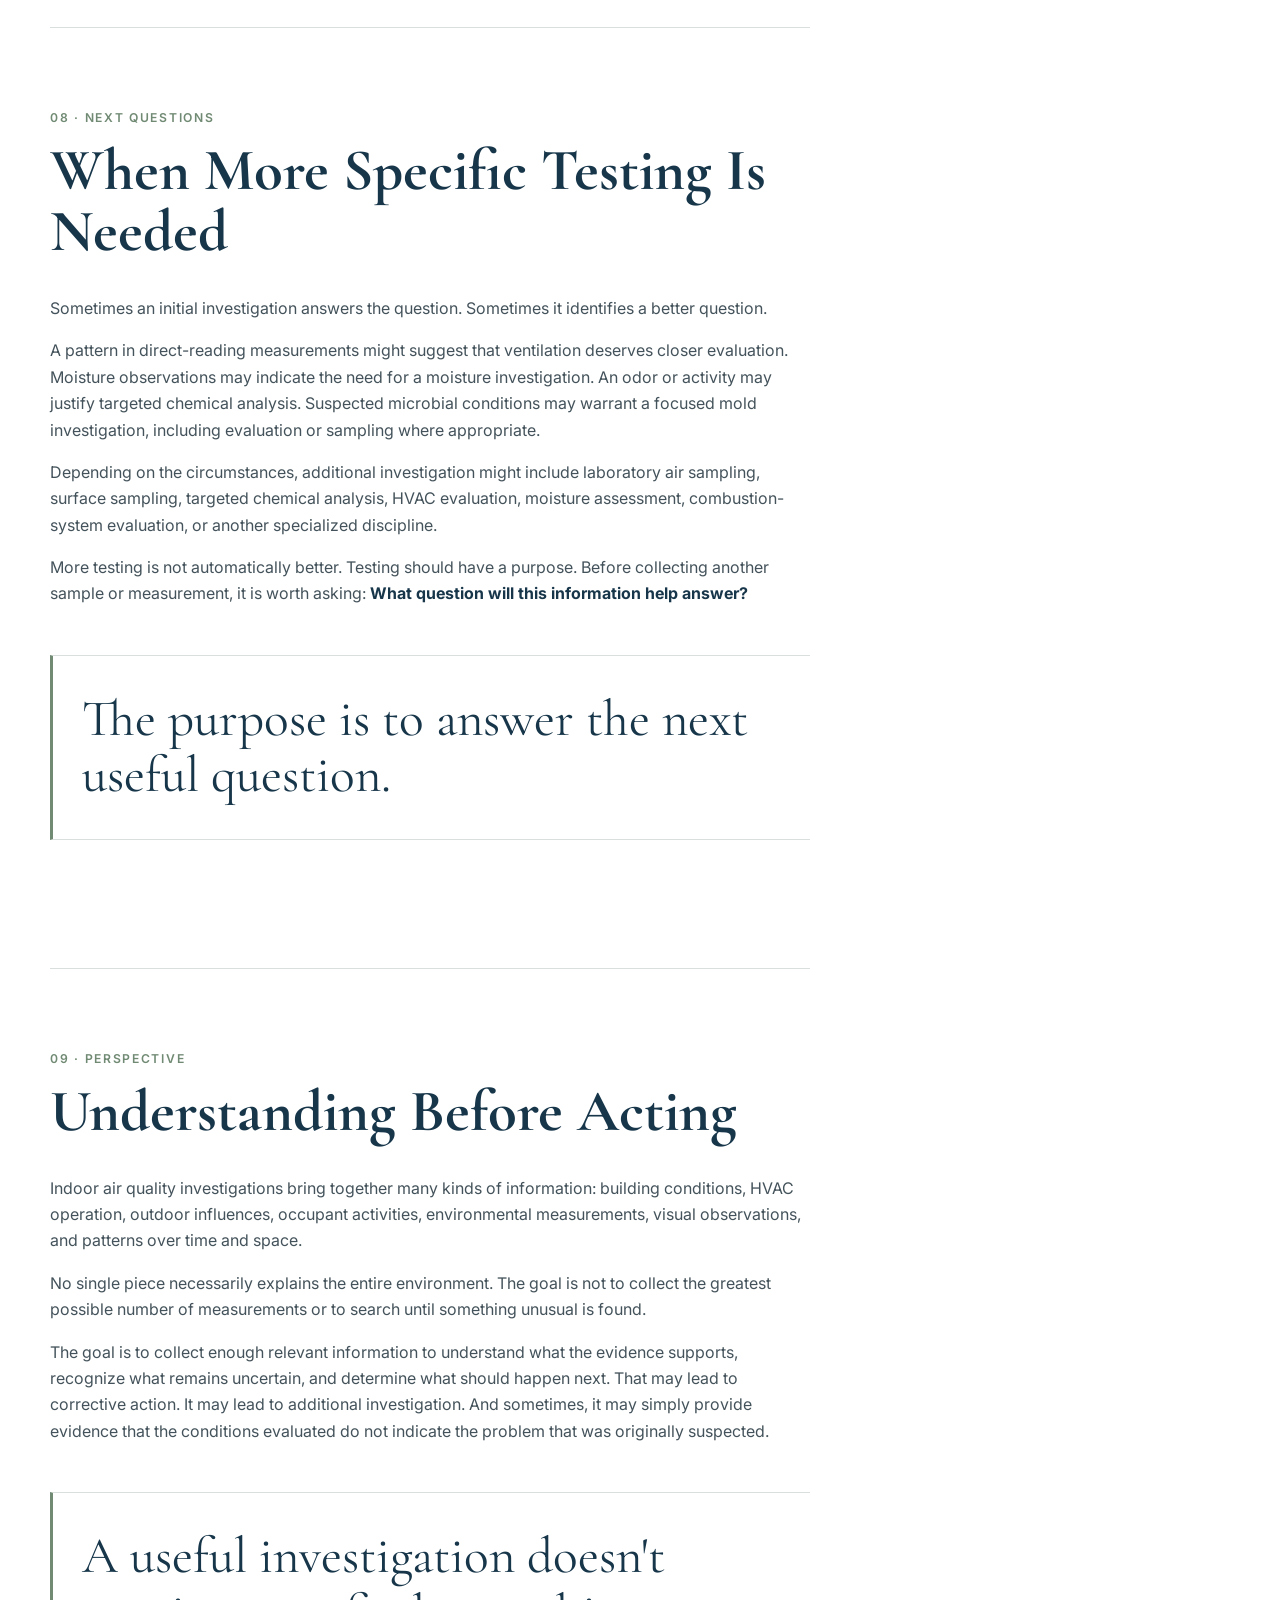
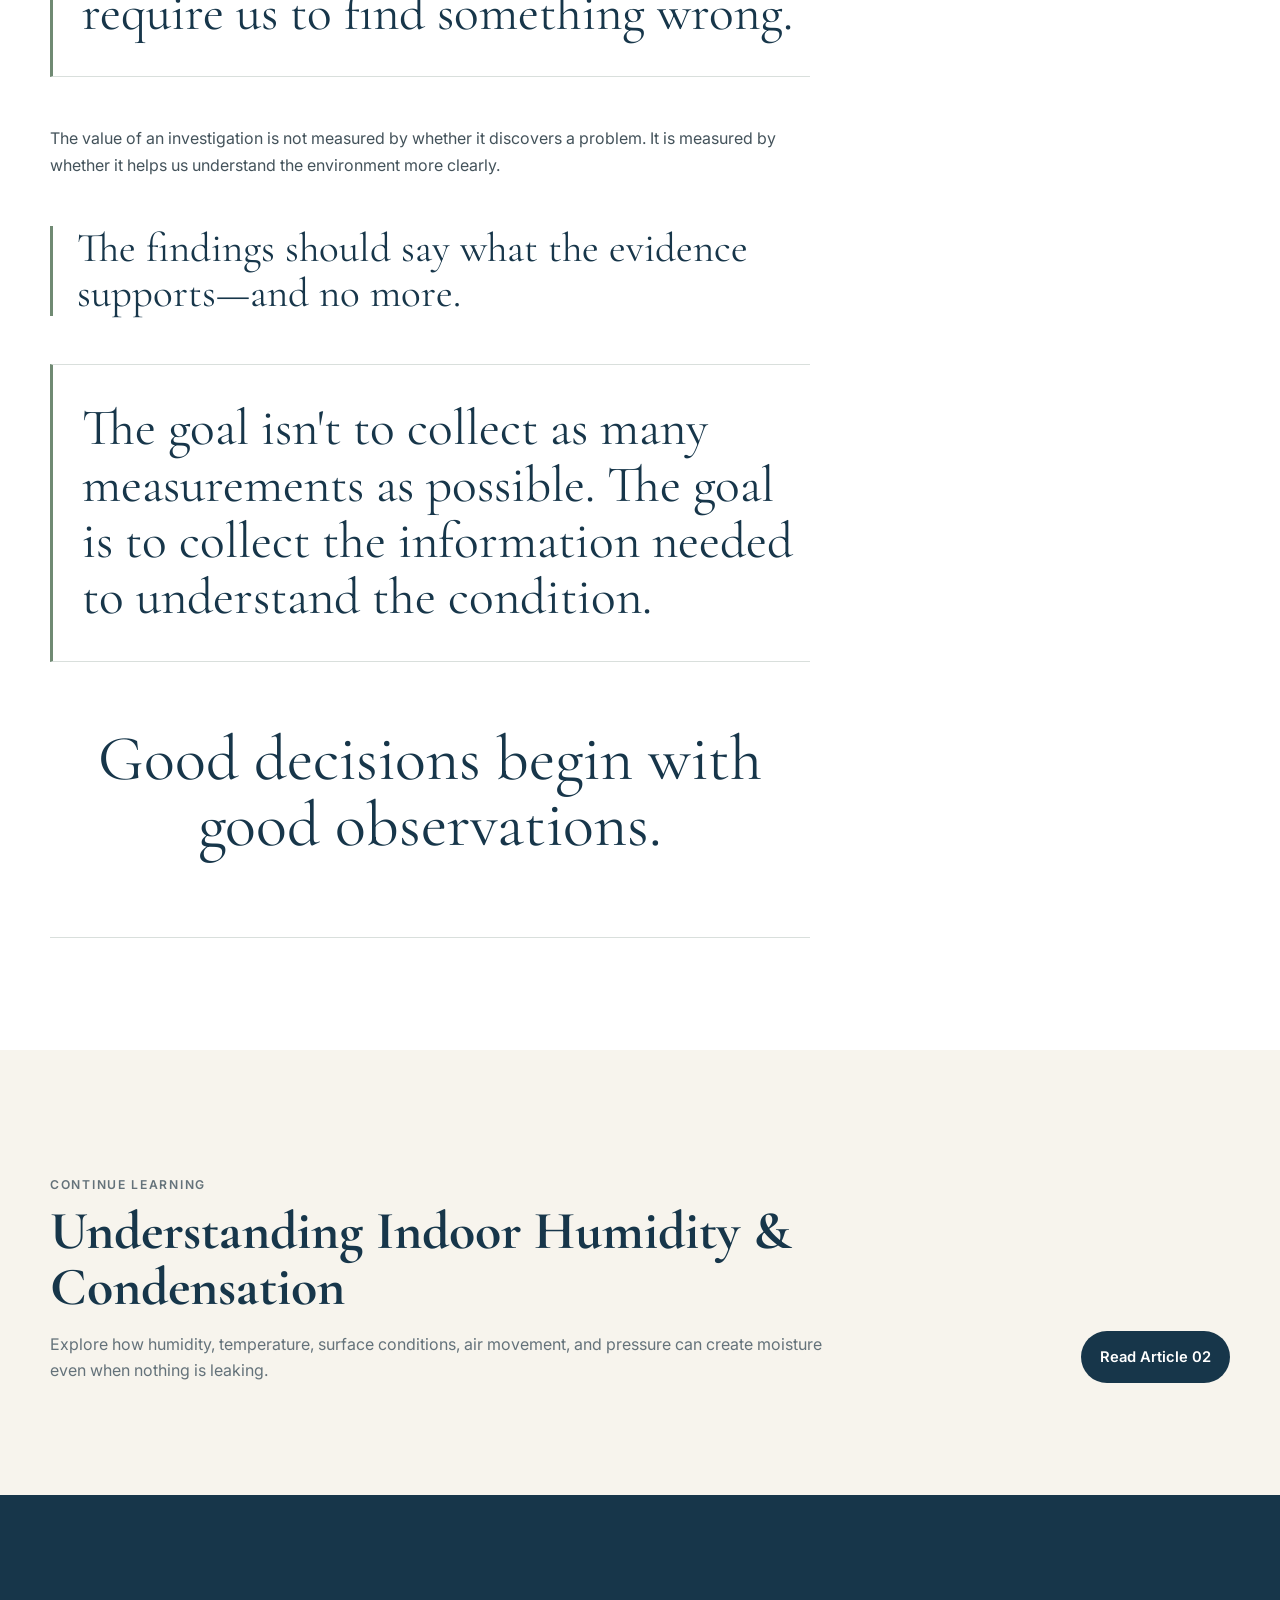
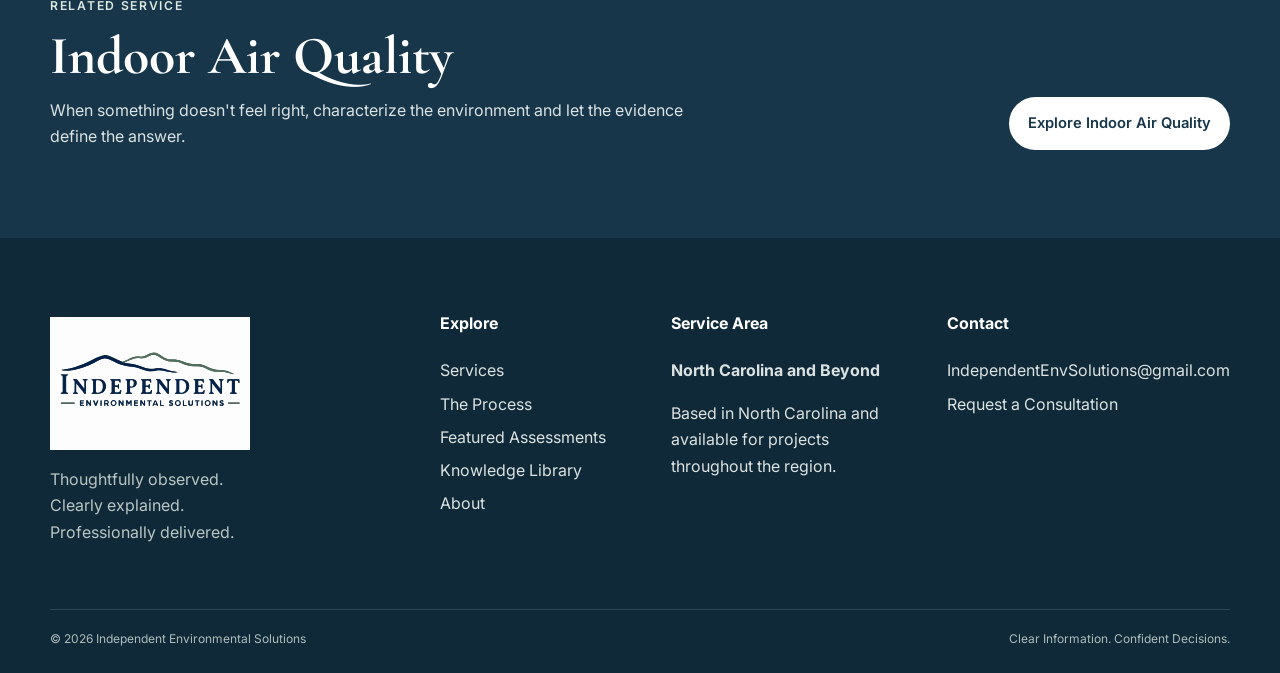
<file: understanding-indoor-air-quality.html>
<!doctype html>
<html lang="en">
<head>
  <meta charset="utf-8" />
  <meta name="viewport" content="width=device-width, initial-scale=1" />
  <meta name="description" content="Understand why indoor air quality is more than a single measurement and how building conditions, HVAC operation, outdoor influences, occupants, and environmental measurements work together." />
  <title>Understanding Indoor Air Quality | Independent Environmental Solutions</title>
  <link rel="canonical" href="https://independentenvironmentalsolutions.com/understanding-indoor-air-quality.html">

<meta property="og:type" content="article">
<meta property="og:title" content="Understanding Indoor Air Quality | Independent Environmental Solutions">
<meta property="og:description" content="Understand why indoor air quality is more than a single measurement and how building conditions, HVAC operation, outdoor influences, occupants, and environmental measurements work together.">
<meta property="og:url" content="https://independentenvironmentalsolutions.com/understanding-indoor-air-quality.html">
<meta property="og:site_name" content="Independent Environmental Solutions">

<meta name="twitter:card" content="summary">
<meta name="twitter:title" content="Understanding Indoor Air Quality | Independent Environmental Solutions">
<meta name="twitter:description" content="Understand why indoor air quality is more than a single measurement and how building conditions, HVAC operation, outdoor influences, occupants, and environmental measurements work together.">
  <link rel="icon" href="favicon.svg" type="image/svg+xml" />
  <link rel="preconnect" href="https://fonts.googleapis.com">
  <link rel="preconnect" href="https://fonts.gstatic.com" crossorigin>
  <link href="https://fonts.googleapis.com/css2?family=Cormorant+Garamond:wght@500;600&family=Inter:wght@400;500;600&display=swap" rel="stylesheet">
  <link rel="stylesheet" href="styles.css" />
<script type="application/ld+json">
{
  "@context": "https://schema.org",
  "@type": "Article",
  "headline": "Understanding Indoor Air Quality",
  "description": "Understand why indoor air quality is more than a single measurement and how building conditions, HVAC operation, outdoor influences, occupants, and environmental measurements work together.",
  "author": {
    "@type": "Person",
    "name": "Adam Cox"
  },
  "publisher": {
    "@type": "Organization",
    "name": "Independent Environmental Solutions",
    "url": "https://independentenvironmentalsolutions.com/"
  },
  "mainEntityOfPage": {
    "@type": "WebPage",
    "@id": "https://independentenvironmentalsolutions.com/understanding-indoor-air-quality.html"
  },
  "url": "https://independentenvironmentalsolutions.com/understanding-indoor-air-quality.html"
}
</script>
</head>
<body class="knowledge-article-page">
  <a class="skip-link" href="#main">Skip to content</a>
  <header class="site-header" id="top">
    <div class="nav-shell">
      <a class="brand logo-link" href="index.html#top" aria-label="Independent Environmental Solutions home"><img class="site-logo" src="IES_Logo_Primary_Transparent.svg" alt="Independent Environmental Solutions"></a>
      <button class="menu-toggle" aria-label="Open navigation" aria-expanded="false">Menu</button>
      <nav class="main-nav" aria-label="Primary navigation">
        <a href="index.html#services">Services</a><a href="index.html#process">The Process</a><a href="index.html#assessments">Featured Assessments</a><a href="index.html#library" aria-current="page">Knowledge Library</a><a href="index.html#about">About</a><a class="nav-cta" href="index.html#consultation">Request a Consultation</a>
      </nav>
    </div>
  </header>
  <main id="main">
    <section class="knowledge-hero"><div class="shell knowledge-hero-grid">
      <div class="knowledge-hero-copy">
        <p class="eyebrow">IES Knowledge Library · Indoor Environmental Quality</p>
        <h1>Understanding Indoor Air Quality</h1>
        <p class="knowledge-deck">Why indoor air is more than a single measurement.</p>
        <p>When a space feels stuffy, develops an unusual odor, or simply seems different, the natural question is often whether something is wrong with the air. A useful investigation begins by characterizing the environment rather than assuming what the answer will be.</p>
        <div class="knowledge-meta" aria-label="Article information"><span>IES Publication 03</span><span>Approx. 10-minute read</span></div>
      </div>
      <aside class="knowledge-field-note" aria-label="Article field note">
        <p class="eyebrow">Field Note</p><p class="field-note-question">What is happening in the space—and what information would help us understand it?</p>
        <div class="field-note-pathways" aria-label="Conditions covered"><span>Building</span><span>HVAC</span><span>Measurements</span><span>Occupancy</span></div>
      </aside>
    </div></section>

    <section class="knowledge-reading-shell shell">
      <article class="knowledge-article">
        <p class="knowledge-intro">Indoor air is influenced by the building itself, its heating and cooling systems, outdoor conditions, materials and furnishings, occupant activities, moisture, ventilation, temperature, and many other factors. Some conditions can be measured directly. Others are better understood through observation, comparison, or more specific testing.</p>

        <section id="system" class="knowledge-section"><p class="eyebrow">01 · The System</p><h2>The Indoor Environment Is a System</h2>
          <p>A building is not isolated from its surroundings. Outdoor air enters through intentional ventilation, open doors and windows, and small openings throughout the building enclosure. Heating and cooling systems move air between spaces. Building materials, furnishings, cleaning products, equipment, and occupant activities can introduce substances into the indoor environment.</p>
          <p>Temperature and humidity influence how the space feels and how materials behave. Moisture conditions can affect building materials and, under appropriate conditions, contribute to microbial growth.</p>
          <p>Even occupancy changes the environment. People produce heat, moisture, and carbon dioxide simply by being present. Cooking, cleaning, maintenance, hobbies, equipment operation, and other activities may temporarily change what can be detected in the air.</p>
          <p>These factors do not operate independently. A change in ventilation may affect carbon dioxide concentrations. Outdoor conditions may influence indoor particulate levels. Temperature may affect relative humidity. Building pressure can change where air enters and leaves a space.</p>
          <blockquote class="knowledge-principle knowledge-principle-major">Indoor air quality is a system, not a single number.</blockquote>
          <p>Understanding that system is often more useful than searching for one measurement that can declare the air either “good” or “bad.”</p>
          <figure class="knowledge-figure"><img src="IES_Indoor_Air_Quality.png" alt="Cutaway illustration showing how outdoor conditions, HVAC systems, building materials, occupant activities, moisture, and environmental measurements interact within an indoor environment"><figcaption>Understanding Indoor Air Quality — IES Technical Illustration 03</figcaption></figure>
        </section>

        <section id="measure" class="knowledge-section"><p class="eyebrow">02 · Measurement</p><h2>What Can We Measure?</h2>
          <p>Direct-reading instruments can provide valuable information about indoor environmental conditions. Depending on the investigation and equipment being used, measurements may include:</p>
          <div class="knowledge-definition-grid">
            <article><h3>Temperature</h3><p>Helps characterize thermal conditions and provides context for humidity, condensation, comfort, and building operation.</p></article>
            <article><h3>Relative Humidity</h3><p>Describes the amount of moisture in the air relative to what the air can hold at its current temperature.</p></article>
            <article><h3>Carbon Dioxide (CO₂)</h3><p>May provide useful information about occupancy and ventilation patterns when interpreted in context.</p></article>
            <article><h3>Carbon Monoxide (CO)</h3><p>A combustion-related gas that may require particular attention because elevated concentrations can present a serious health hazard.</p></article>
            <article><h3>Particulate Matter</h3><p>Airborne particles that may originate indoors or outdoors and vary considerably in size and source.</p></article>
            <article><h3>Volatile Organic Compounds (VOCs)</h3><p>A broad category of chemicals that may be associated with products, materials, activities, or other sources.</p></article>
          </div>
          <p>Each measurement provides information, but each answers a different question. A temperature reading does not describe particulate matter. A particulate measurement does not identify every airborne particle. A total VOC reading does not necessarily tell us which individual compounds are present. And a carbon dioxide measurement is not a comprehensive measurement of indoor air quality.</p>
          <blockquote class="knowledge-principle knowledge-principle-major">A measurement tells us what the instrument detected. Context helps tell us what the measurement means.</blockquote>
          <blockquote class="knowledge-principle">A number by itself doesn't tell the whole story.</blockquote>
        </section>

        <section id="limits" class="knowledge-section"><p class="eyebrow">03 · Limits</p><h2>Measurements Have Limits</h2>
          <p>Every measurement has boundaries. Instruments are designed around particular sensors, detection ranges, sensitivities, and operating conditions. Some provide highly specific measurements. Others provide broader screening information.</p>
          <p>For example, an instrument reporting a total VOC value may indicate that compounds detectable by its sensor are present, but the reading may not identify the individual compounds contributing to that value. Likewise, a particulate monitor may describe the amount of airborne particulate matter present during the measurement period without necessarily identifying what those particles are.</p>
          <p>Some environmental questions cannot be answered adequately with a direct-reading instrument at all. They may require laboratory analysis, targeted sampling, specialized equipment, or evaluation by another discipline.</p>
          <blockquote class="knowledge-principle">Not detecting something with one instrument does not establish that nothing is present.</blockquote>
          <blockquote class="knowledge-principle">Detecting something does not automatically establish that it represents an unacceptable condition.</blockquote>
          <p>The instrument provides evidence. The investigation determines how that evidence fits into the larger picture.</p>
        </section>

        <section id="building" class="knowledge-section"><p class="eyebrow">04 · Context</p><h2>The Building Provides Context</h2>
          <p>Measurements become more useful when we understand the building in which they were collected. Two rooms with different environmental readings may differ because of occupancy, ventilation, outdoor-air influence, materials, equipment, cleaning activity, or HVAC operation.</p>
          <p>Without context, those measurements are simply different numbers. An indoor air quality investigation may therefore consider questions such as:</p>
          <div class="knowledge-pattern-list"><span><b>HVAC</b> How is the system operating?</span><span><b>Outdoor air</b> Where does it enter the building?</span><span><b>Air pathways</b> How are supply and return air moving through the space?</span><span><b>Materials</b> Have furnishings, finishes, or building materials recently changed?</span><span><b>Products</b> Are cleaning products, chemicals, or other materials stored nearby?</span><span><b>Combustion</b> Are combustion appliances or attached garages present?</span><span><b>Moisture</b> Are there humidity or moisture concerns?</span><span><b>Activities</b> What occurs in the space, and when?</span></div>
          <p>None of those questions automatically identifies a cause. Together, however, they begin to describe the environment in which the measurements were collected.</p>
        </section>

        <section id="patterns" class="knowledge-section"><p class="eyebrow">05 · Patterns</p><h2>Patterns Tell Us More Than Snapshots</h2>
          <p>A single measurement describes a particular condition at a particular moment. Sometimes that is exactly what is needed. Other times, the pattern surrounding the measurement is more informative than the number itself.</p>
          <div class="knowledge-question-pair"><span>Not only:</span><strong>“What is the reading?”</strong><span>Also ask:</span><strong>“Where, when, compared with what, and under what conditions?”</strong></div>
          <p>Indoor and outdoor measurements may be compared. Occupied and unoccupied areas may behave differently. Conditions near an HVAC supply may differ from those elsewhere in a room. A reading collected during an activity may change after that activity stops.</p>
          <div class="knowledge-process five" aria-label="Investigative sequence"><span>Observe</span><span>Measure</span><span>Compare</span><span>Investigate</span><span>Interpret</span></div>
          <blockquote class="knowledge-principle">The reading tells us what was measured. The pattern helps tell us what to investigate next.</blockquote>
        </section>

        <section id="occupants" class="knowledge-section"><p class="eyebrow">06 · Occupant Observations</p><h2>When Occupants Notice Something</h2>
          <p>People who spend time in a building are often the first to notice when something changes. They may report an unusual odor, stuffiness, irritation, headaches, discomfort, or symptoms that appear to occur more often in a particular location or at a particular time.</p>
          <p>Those observations can help identify when a condition occurs, which spaces warrant closer evaluation, whether the concern coincides with particular activities, or whether something in the building has recently changed.</p>
          <p>But occupant observations and environmental conclusions are not the same thing. Many symptoms and perceptions can have multiple possible explanations, and an environmental investigation is not a medical diagnosis. Its role is to evaluate the environment.</p>
          <blockquote class="knowledge-principle knowledge-principle-major">Occupant observations can help identify where and when to investigate. They do not, by themselves, establish an environmental cause.</blockquote>
        </section>

        <section id="normal" class="knowledge-section"><p class="eyebrow">07 · Reference Values</p><h2>What Does “Normal” Mean?</h2>
          <p>One of the most common questions in indoor environmental work is also one of the most difficult: <strong>“What's the acceptable level?”</strong></p>
          <p>Sometimes there is a clear answer. Certain substances have regulatory limits, occupational exposure limits, health-based guidelines, manufacturer specifications, or other established criteria that may be relevant in a particular situation.</p>
          <p>But not every indoor environmental measurement has one universally applicable threshold separating “acceptable” from “unacceptable.” And even when a reference value exists, its purpose matters. A limit developed for an occupational setting may not have been designed to evaluate a residence. A short-term exposure value may answer a different question than a long-term guideline. A comfort recommendation is not the same thing as a health-based exposure limit.</p>
          <div class="knowledge-pattern-list"><span><b>Meaning</b> What does this measurement represent?</span><span><b>Reference</b> What reference value or comparison is appropriate?</span><span><b>Applicability</b> Was that reference developed for this type of environment?</span><span><b>Conditions</b> What was happening when the measurement was collected?</span><span><b>Comparison</b> How does the result compare with other relevant locations or conditions?</span></div>
          <blockquote class="knowledge-principle">A number becomes meaningful only when the comparison itself is meaningful.</blockquote>
        </section>

        <section id="testing" class="knowledge-section"><p class="eyebrow">08 · Next Questions</p><h2>When More Specific Testing Is Needed</h2>
          <p>Sometimes an initial investigation answers the question. Sometimes it identifies a better question.</p>
          <p>A pattern in direct-reading measurements might suggest that ventilation deserves closer evaluation. Moisture observations may indicate the need for a moisture investigation. An odor or activity may justify targeted chemical analysis. Suspected microbial conditions may warrant a focused <a href="mold-investigations.html">mold investigation</a>, including evaluation or sampling where appropriate.</p>
          <p>Depending on the circumstances, additional investigation might include laboratory air sampling, surface sampling, targeted chemical analysis, HVAC evaluation, moisture assessment, combustion-system evaluation, or another specialized discipline.</p>
          <p>More testing is not automatically better. Testing should have a purpose. Before collecting another sample or measurement, it is worth asking: <strong>What question will this information help answer?</strong></p>
          <blockquote class="knowledge-principle knowledge-principle-major">The purpose is to answer the next useful question.</blockquote>
        </section>

        <section id="understanding" class="knowledge-section knowledge-close"><p class="eyebrow">09 · Perspective</p><h2>Understanding Before Acting</h2>
          <p>Indoor air quality investigations bring together many kinds of information: building conditions, HVAC operation, outdoor influences, occupant activities, environmental measurements, visual observations, and patterns over time and space.</p>
          <p>No single piece necessarily explains the entire environment. The goal is not to collect the greatest possible number of measurements or to search until something unusual is found.</p>
          <p>The goal is to collect enough relevant information to understand what the evidence supports, recognize what remains uncertain, and determine what should happen next. That may lead to corrective action. It may lead to additional investigation. And sometimes, it may simply provide evidence that the conditions evaluated do not indicate the problem that was originally suspected.</p>
          <blockquote class="knowledge-principle knowledge-principle-major">A useful investigation doesn't require us to find something wrong.</blockquote>
          <p>The value of an investigation is not measured by whether it discovers a problem. It is measured by whether it helps us understand the environment more clearly.</p>
          <blockquote class="knowledge-principle">The findings should say what the evidence supports—and no more.</blockquote>
          <blockquote class="knowledge-principle knowledge-principle-major">The goal isn't to collect as many measurements as possible. The goal is to collect the information needed to understand the condition.</blockquote>
          <blockquote class="knowledge-signature">Good decisions begin with good observations.</blockquote>
        </section>
      </article>

      <aside class="knowledge-sidebar" aria-label="Article navigation and related resources"><div class="knowledge-sidebar-card knowledge-sidebar-sticky">
        <p class="eyebrow">In This Article</p><nav class="knowledge-toc" aria-label="Article sections"><a href="#system">The indoor environment</a><a href="#measure">What can we measure?</a><a href="#limits">Measurement limits</a><a href="#building">Building context</a><a href="#patterns">Patterns &amp; comparisons</a><a href="#occupants">Occupant observations</a><a href="#normal">What does “normal” mean?</a><a href="#testing">More specific testing</a><a href="#understanding">Understanding before acting</a></nav>
        <div class="knowledge-sidebar-divider"></div><p class="eyebrow">IES Principles</p><div class="knowledge-principles-mini"><span>Observe carefully.</span><span>Explain clearly.</span><span>Acknowledge uncertainty.</span><span>Support good decisions.</span></div>
        <div class="knowledge-sidebar-divider"></div><p class="eyebrow">Related Service</p><a class="knowledge-related-link" href="indoor-air-quality.html"><strong>Indoor Air Quality</strong><span>Characterize the environment and let the evidence define the answer. →</span></a>
      </div></aside>
    </section>

    <section class="knowledge-related section soft"><div class="shell knowledge-related-grid"><div><p class="eyebrow">Continue Learning</p><h2>Understanding Indoor Humidity &amp; Condensation</h2><p>Explore how humidity, temperature, surface conditions, air movement, and pressure can create moisture even when nothing is leaking.</p></div><a class="button secondary" href="understanding-indoor-humidity-condensation.html">Read Article 02</a></div></section>
    <section class="knowledge-service-bridge"><div class="shell knowledge-service-bridge-inner"><div><p class="eyebrow light">Related Service</p><h2>Indoor Air Quality</h2><p>When something doesn't feel right, characterize the environment and let the evidence define the answer.</p></div><a class="button primary" href="indoor-air-quality.html">Explore Indoor Air Quality</a></div></section>
  </main>
  <footer class="site-footer">
    <div class="shell footer-grid">
      <div class="footer-brand"><a class="brand footer-logo logo-link" href="#top" aria-label="Independent Environmental Solutions — back to top"><img class="site-logo footer-site-logo" src="IES_Logo_Footer_White.svg" alt="Independent Environmental Solutions"></a><p>Thoughtfully observed.<br>Clearly explained.<br>Professionally delivered.</p></div>
      <div><h4>Explore</h4><a href="index.html#services">Services</a><a href="index.html#process">The Process</a><a href="index.html#assessments">Featured Assessments</a><a href="index.html#library">Knowledge Library</a><a href="index.html#about">About</a></div>
      <div><h4>Service Area</h4><p><strong>North Carolina and Beyond</strong></p><p>Based in North Carolina and available for projects throughout the region.</p></div>
      <div><h4>Contact</h4><a href="mailto:IndependentEnvSolutions@gmail.com">IndependentEnvSolutions@gmail.com</a><a href="index.html#consultation">Request a Consultation</a></div>
    </div>
    <div class="shell footer-bottom"><span>© 2026 Independent Environmental Solutions</span><span>Clear Information. Confident Decisions.</span></div>
  </footer>
  <script src="script.js"></script>
</body>
</html>
</file>
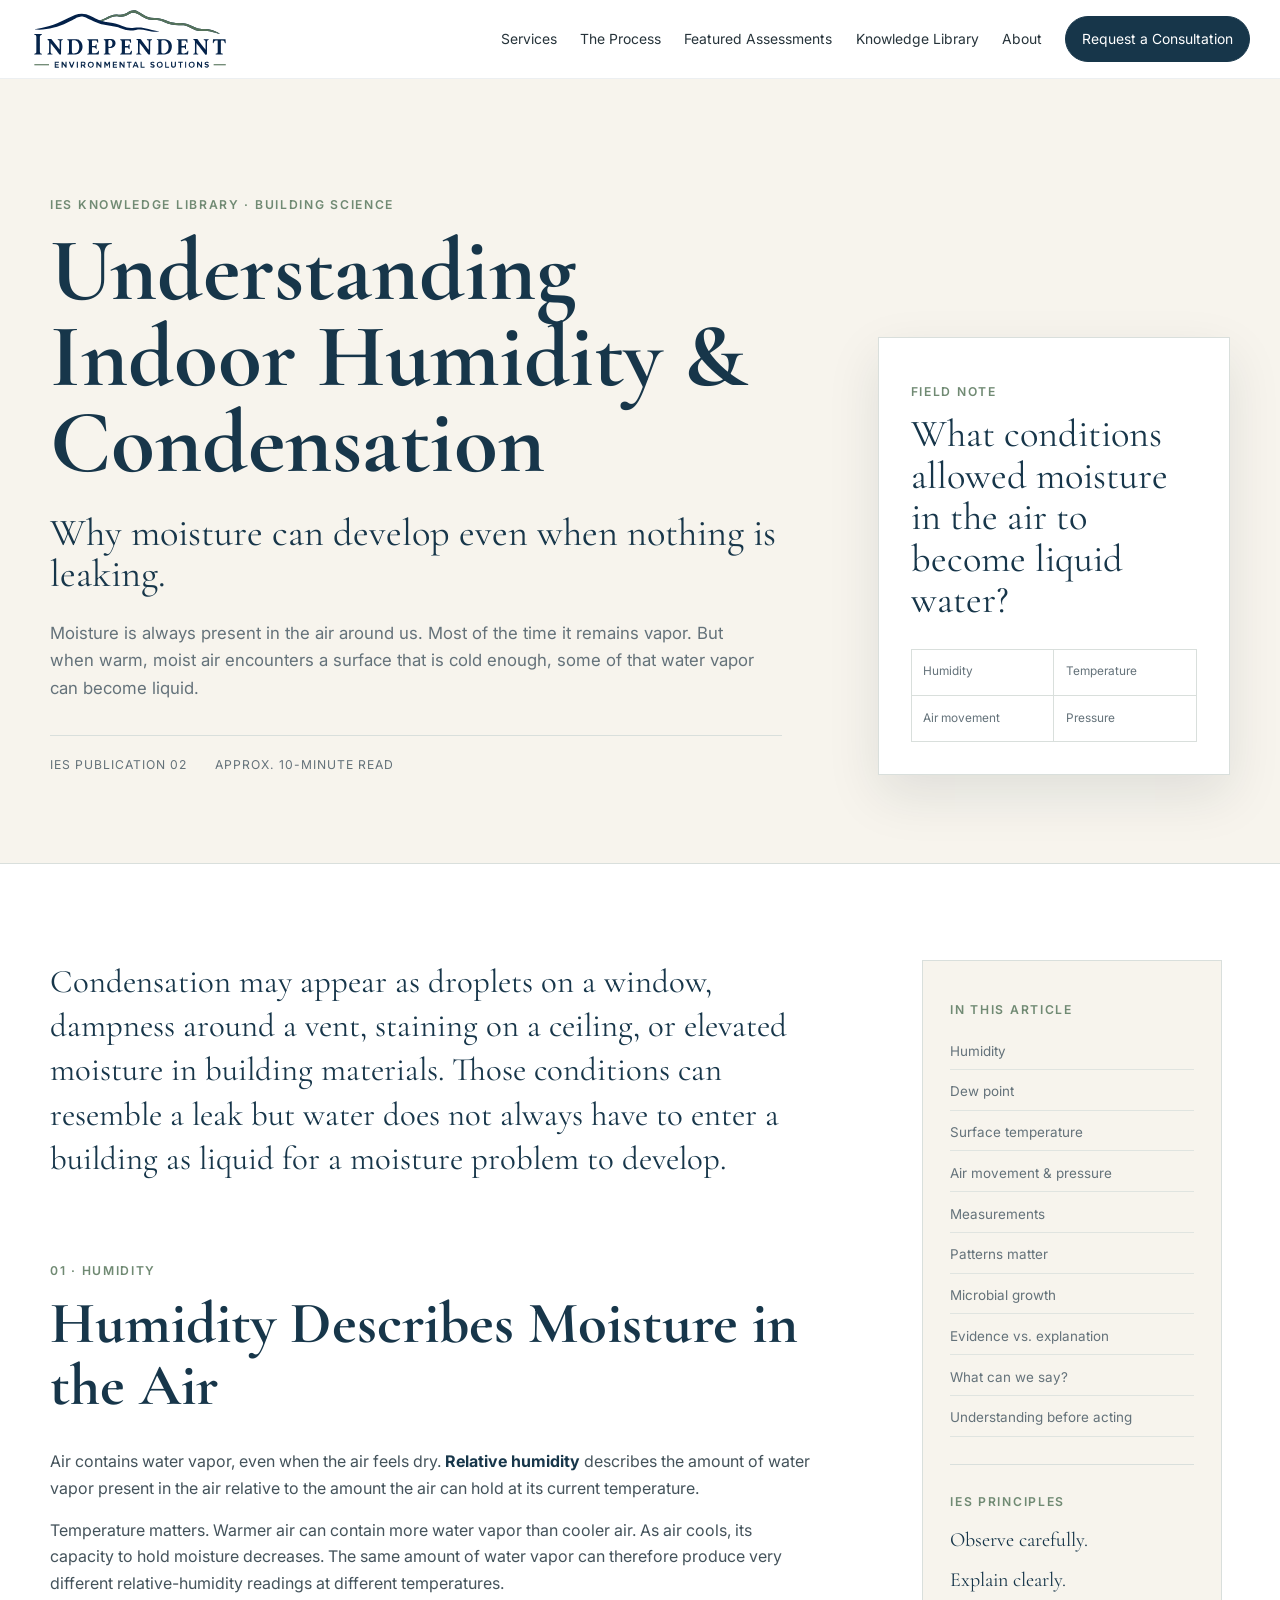
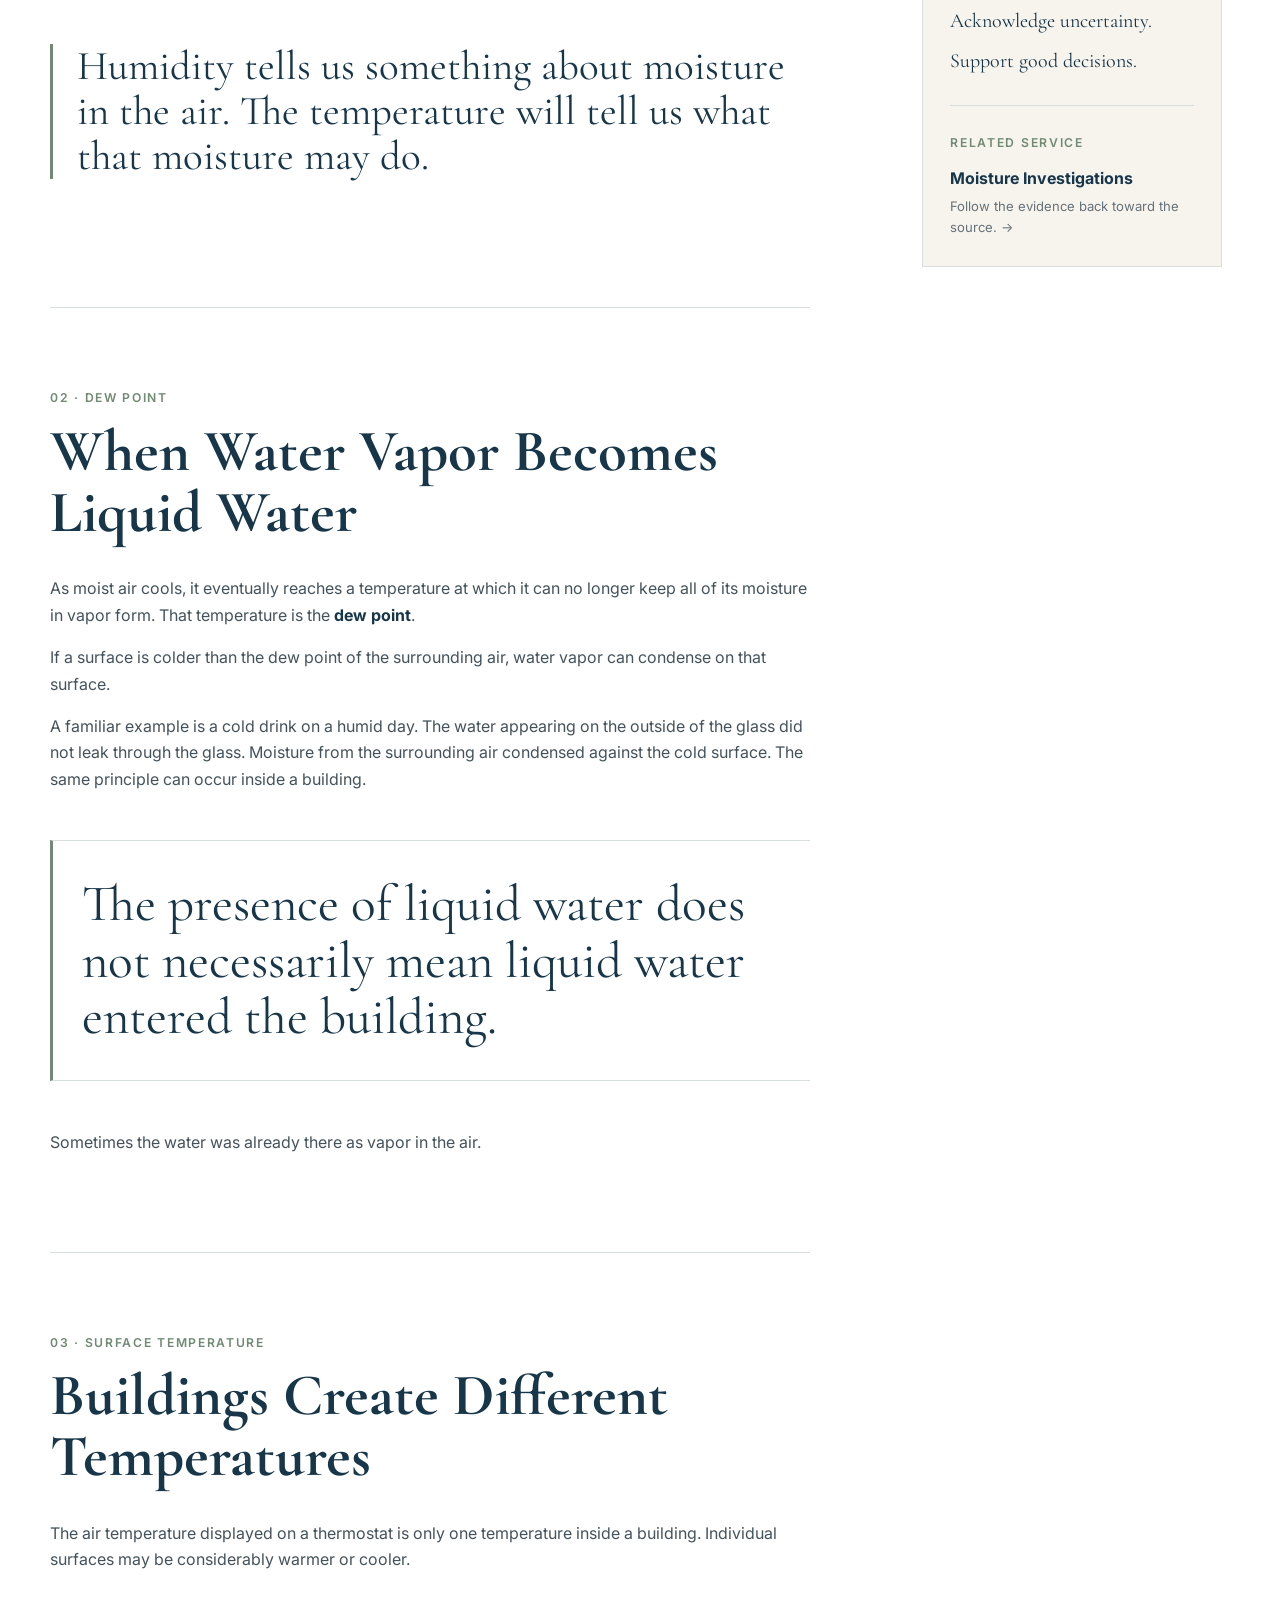
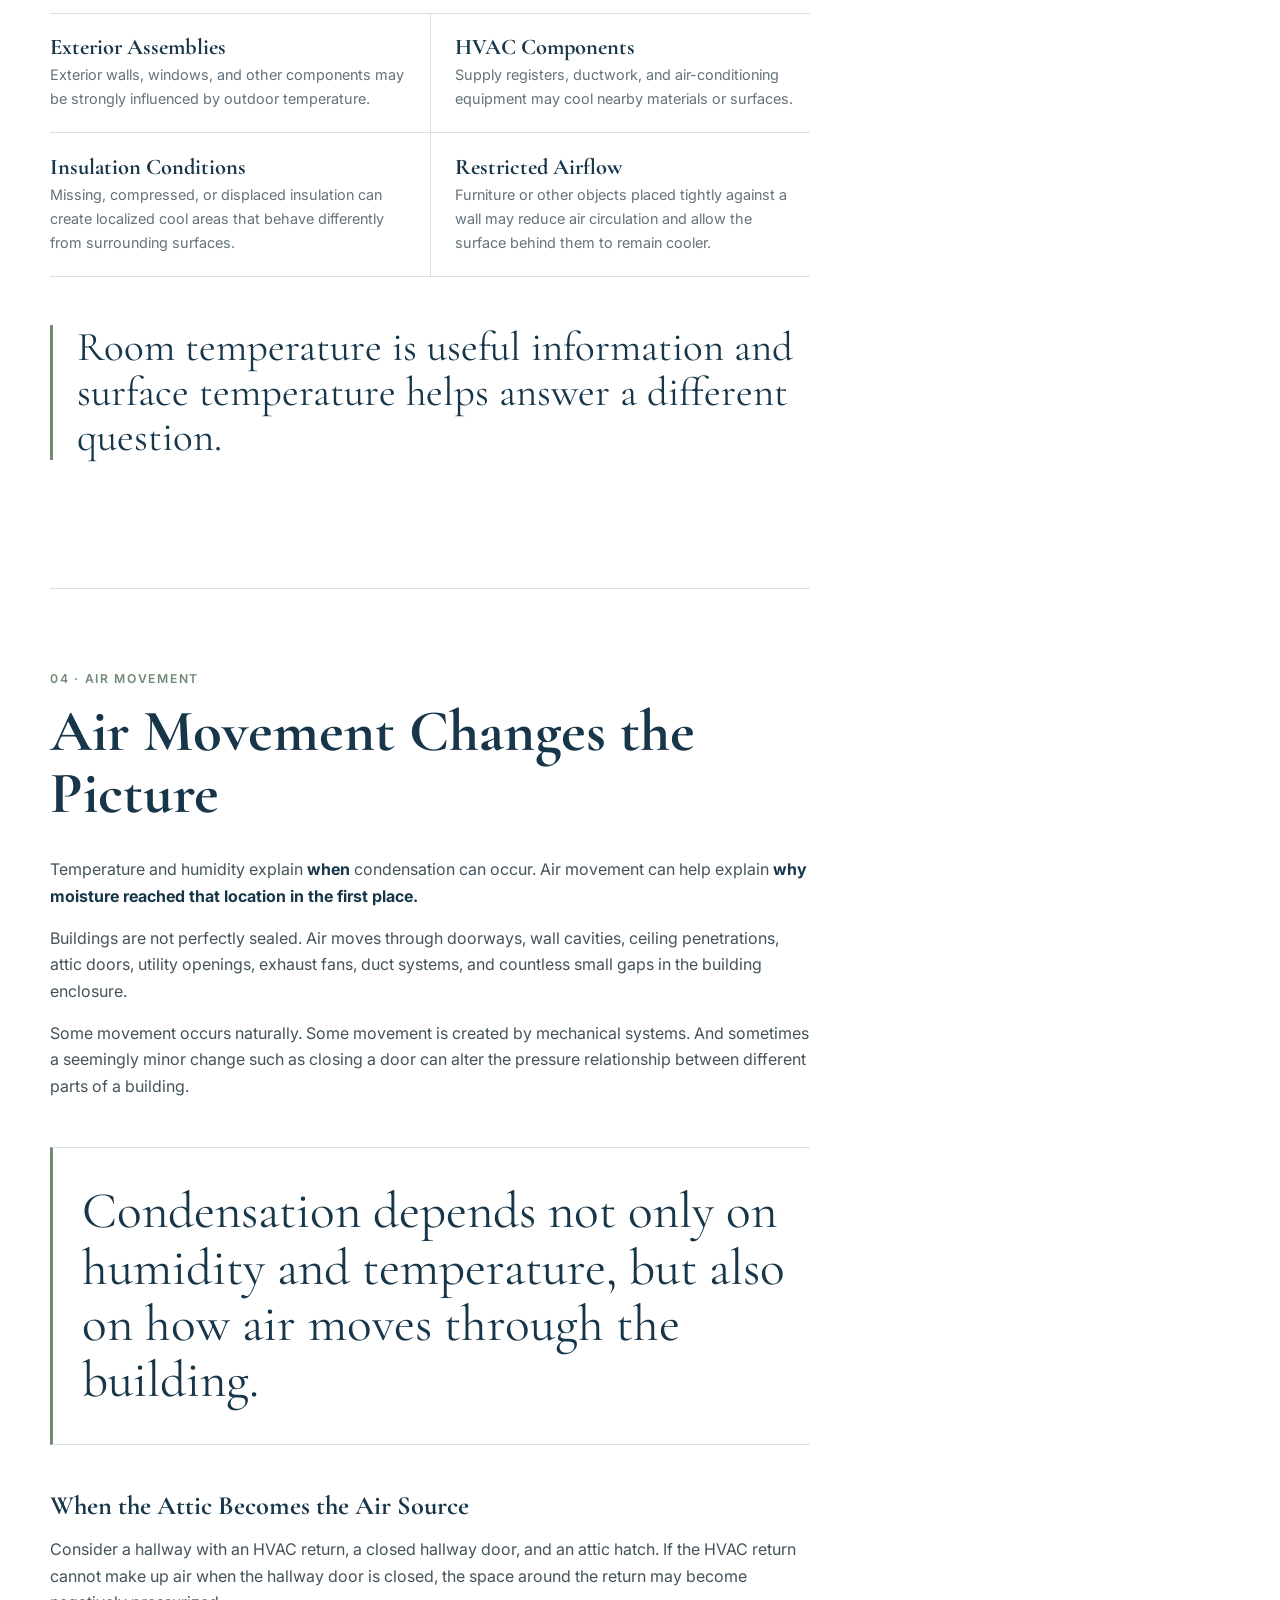
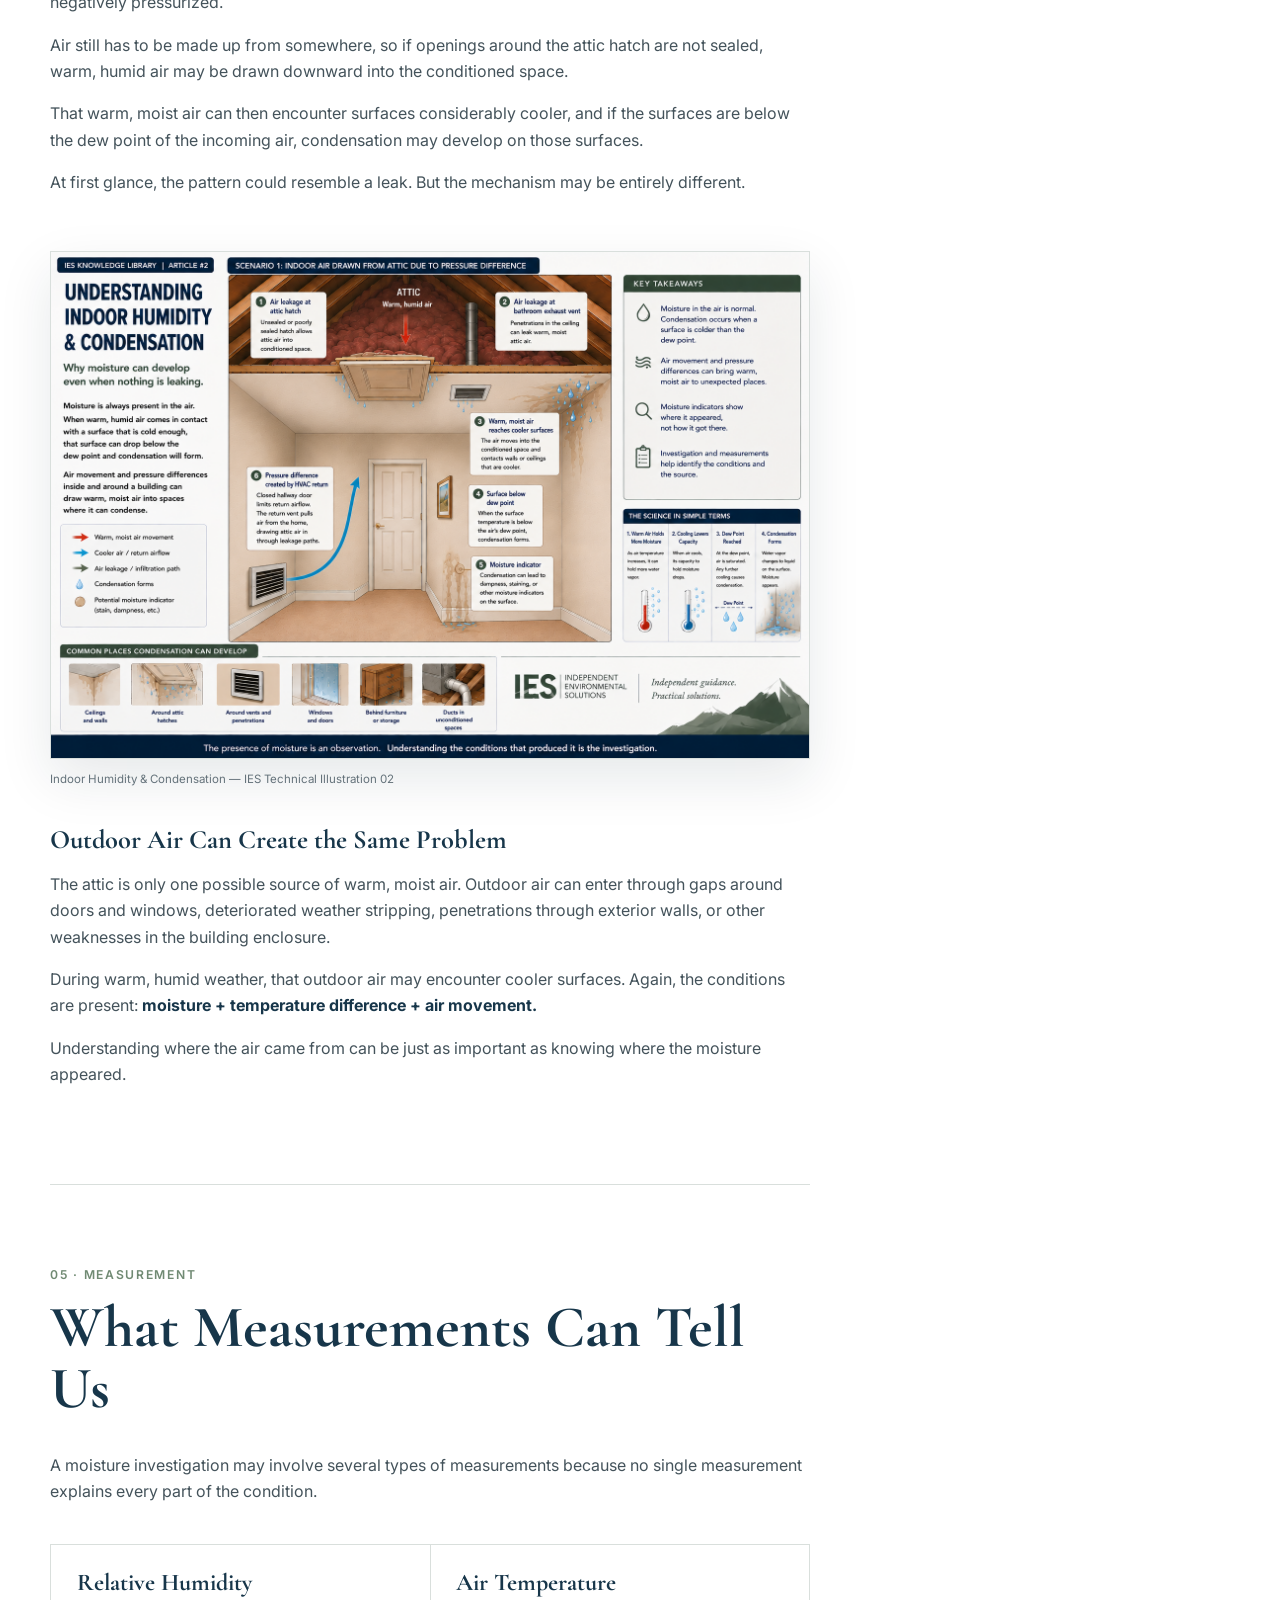
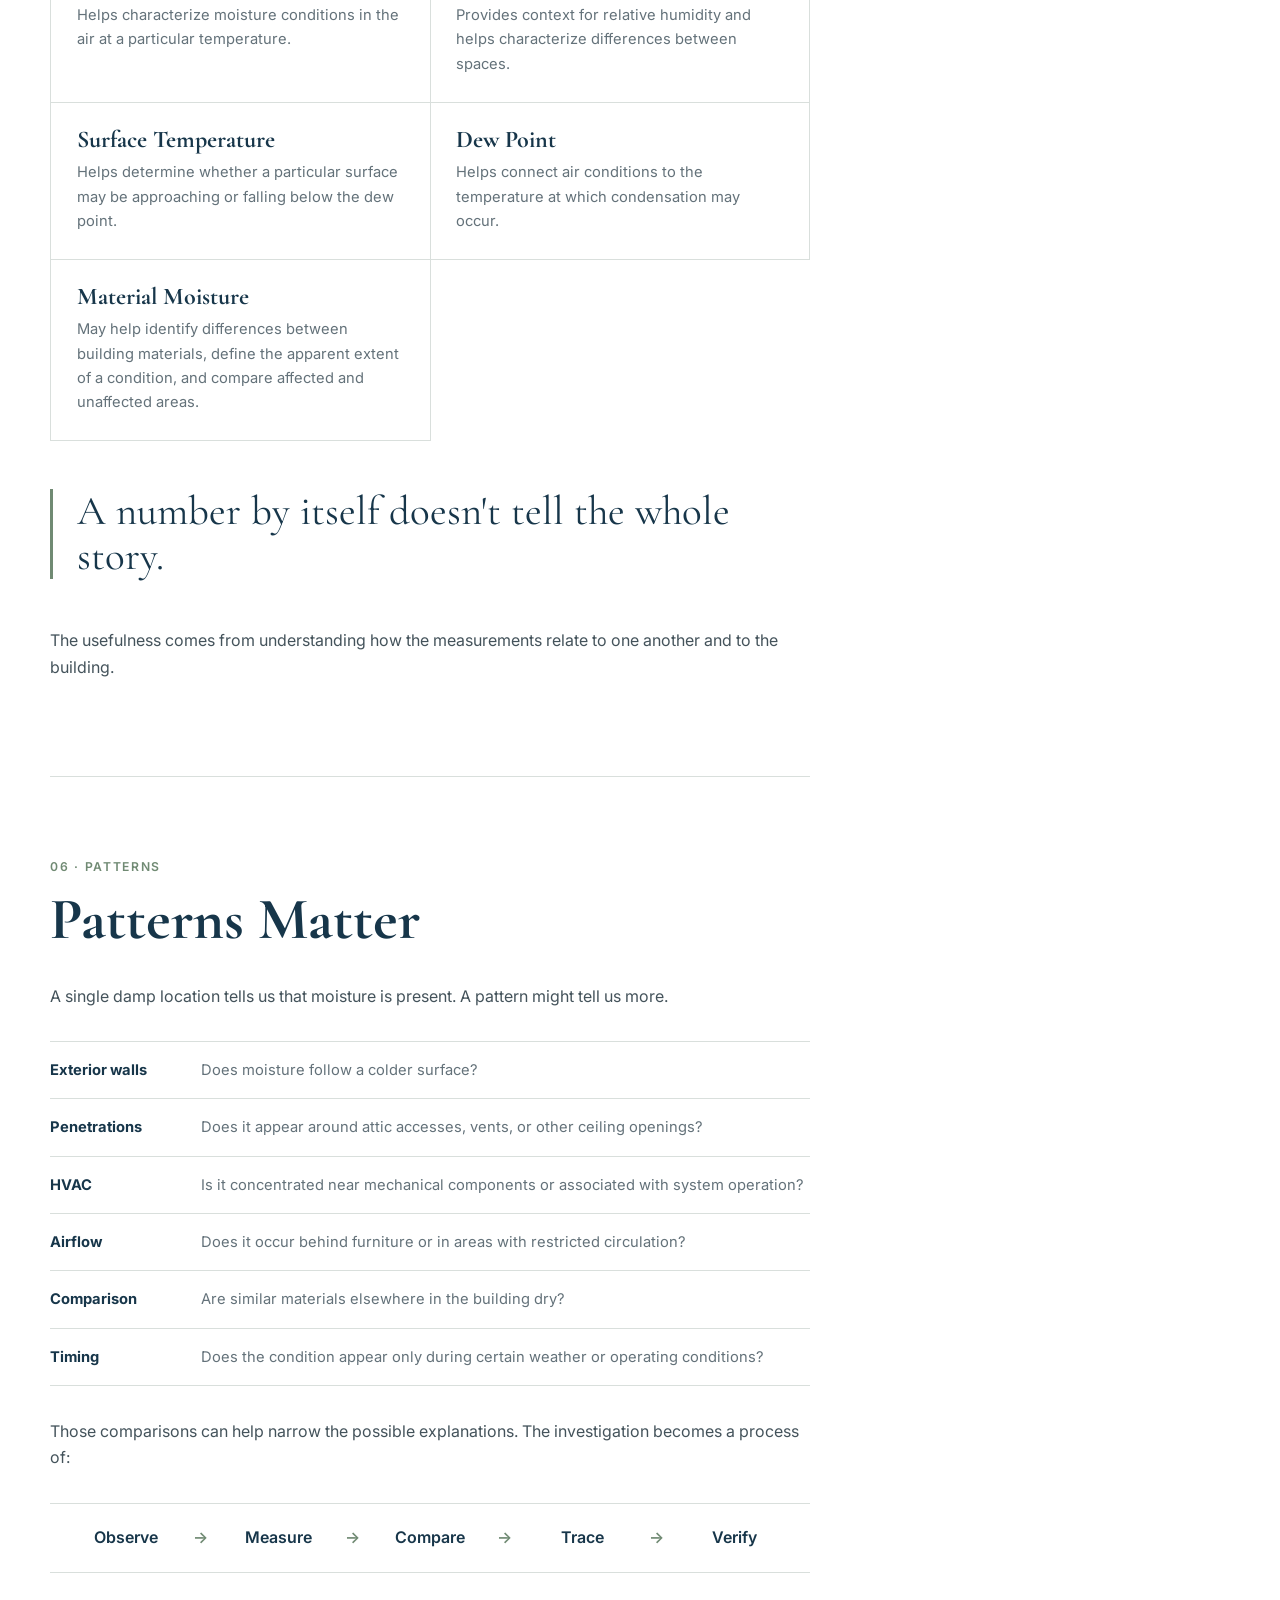
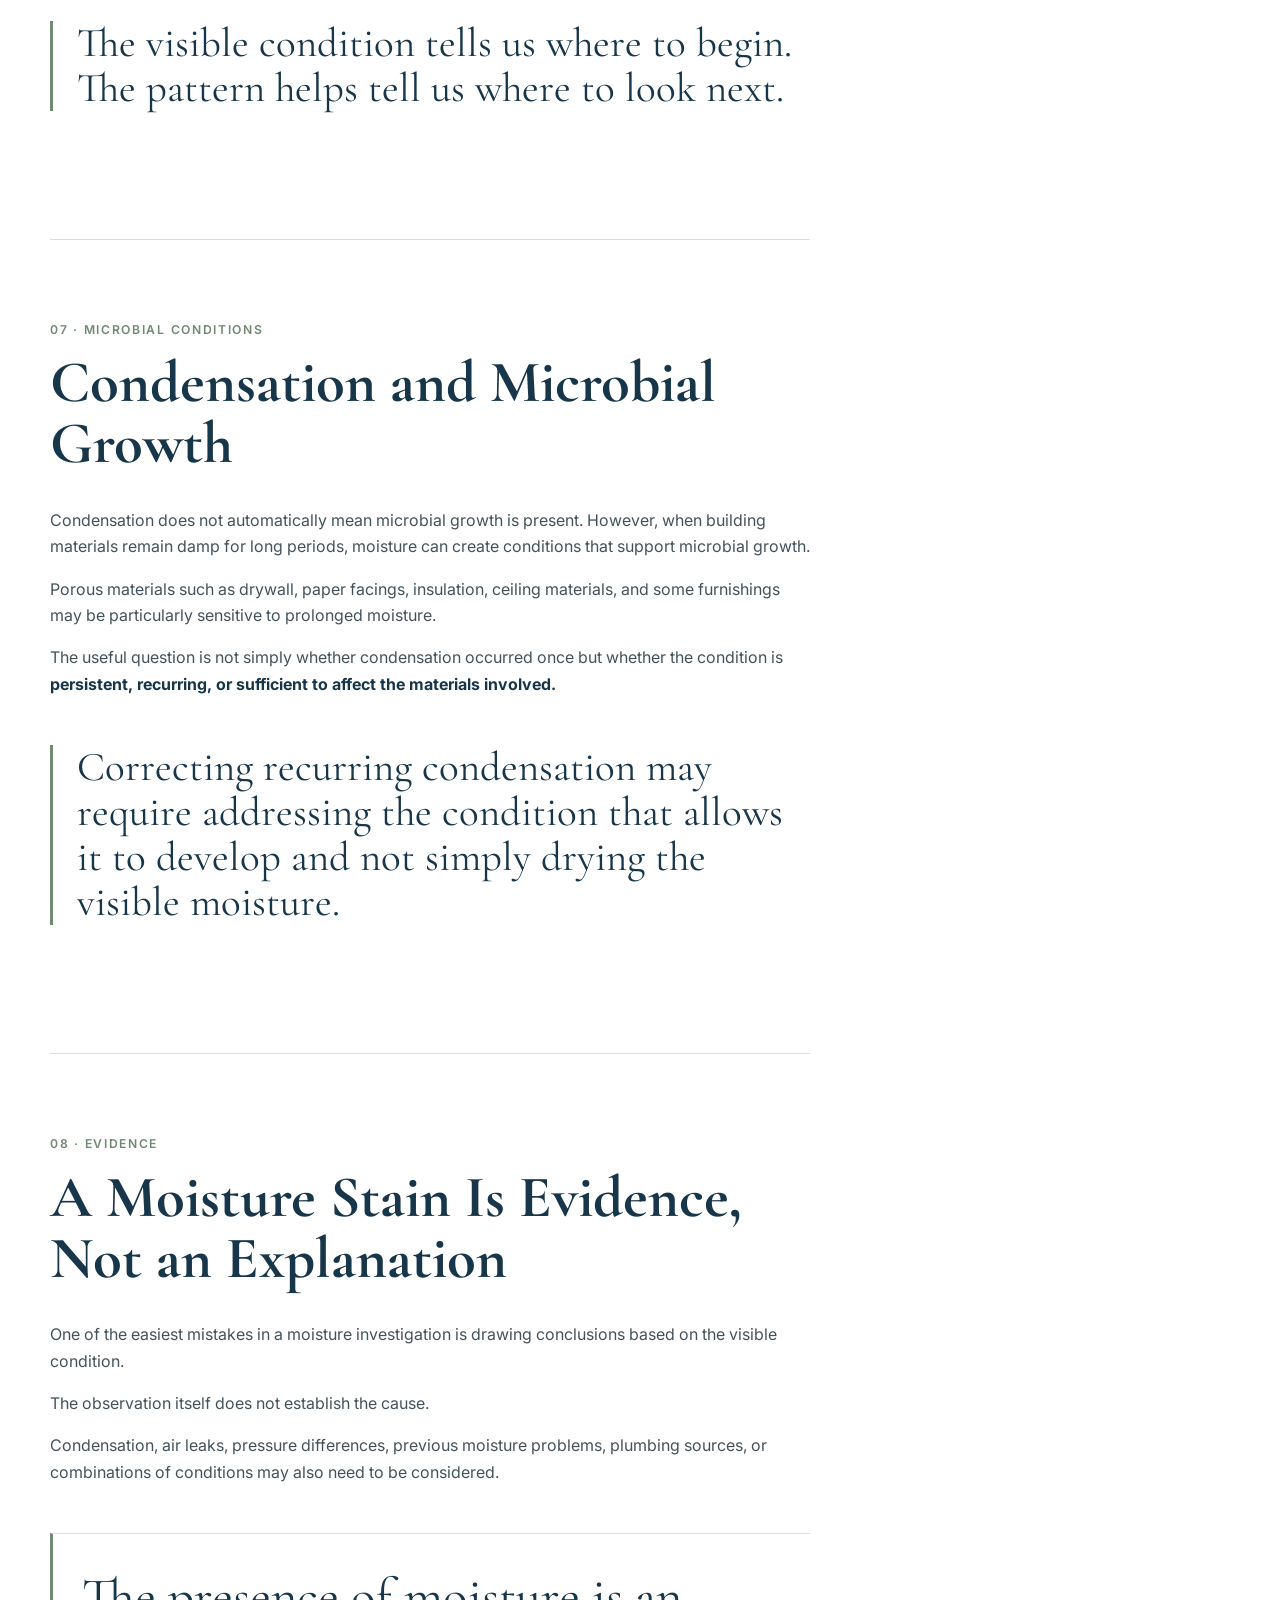
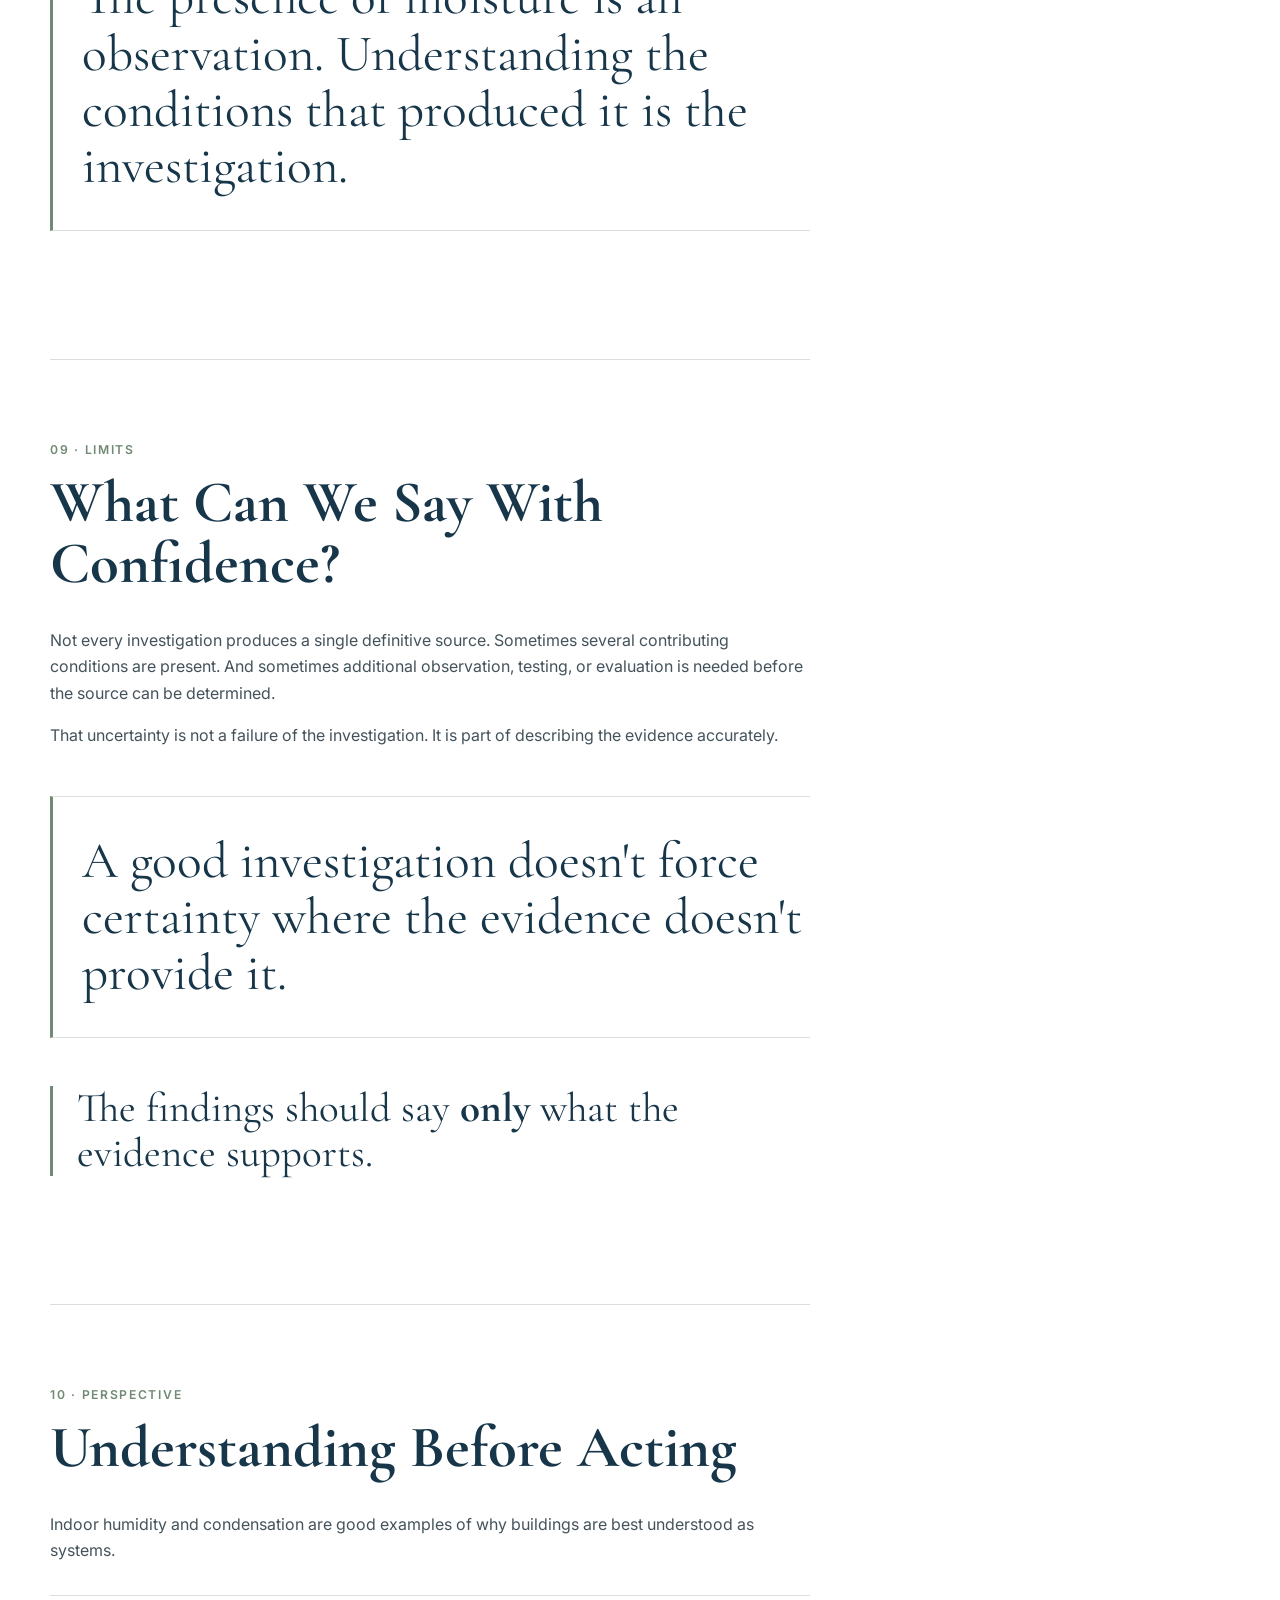
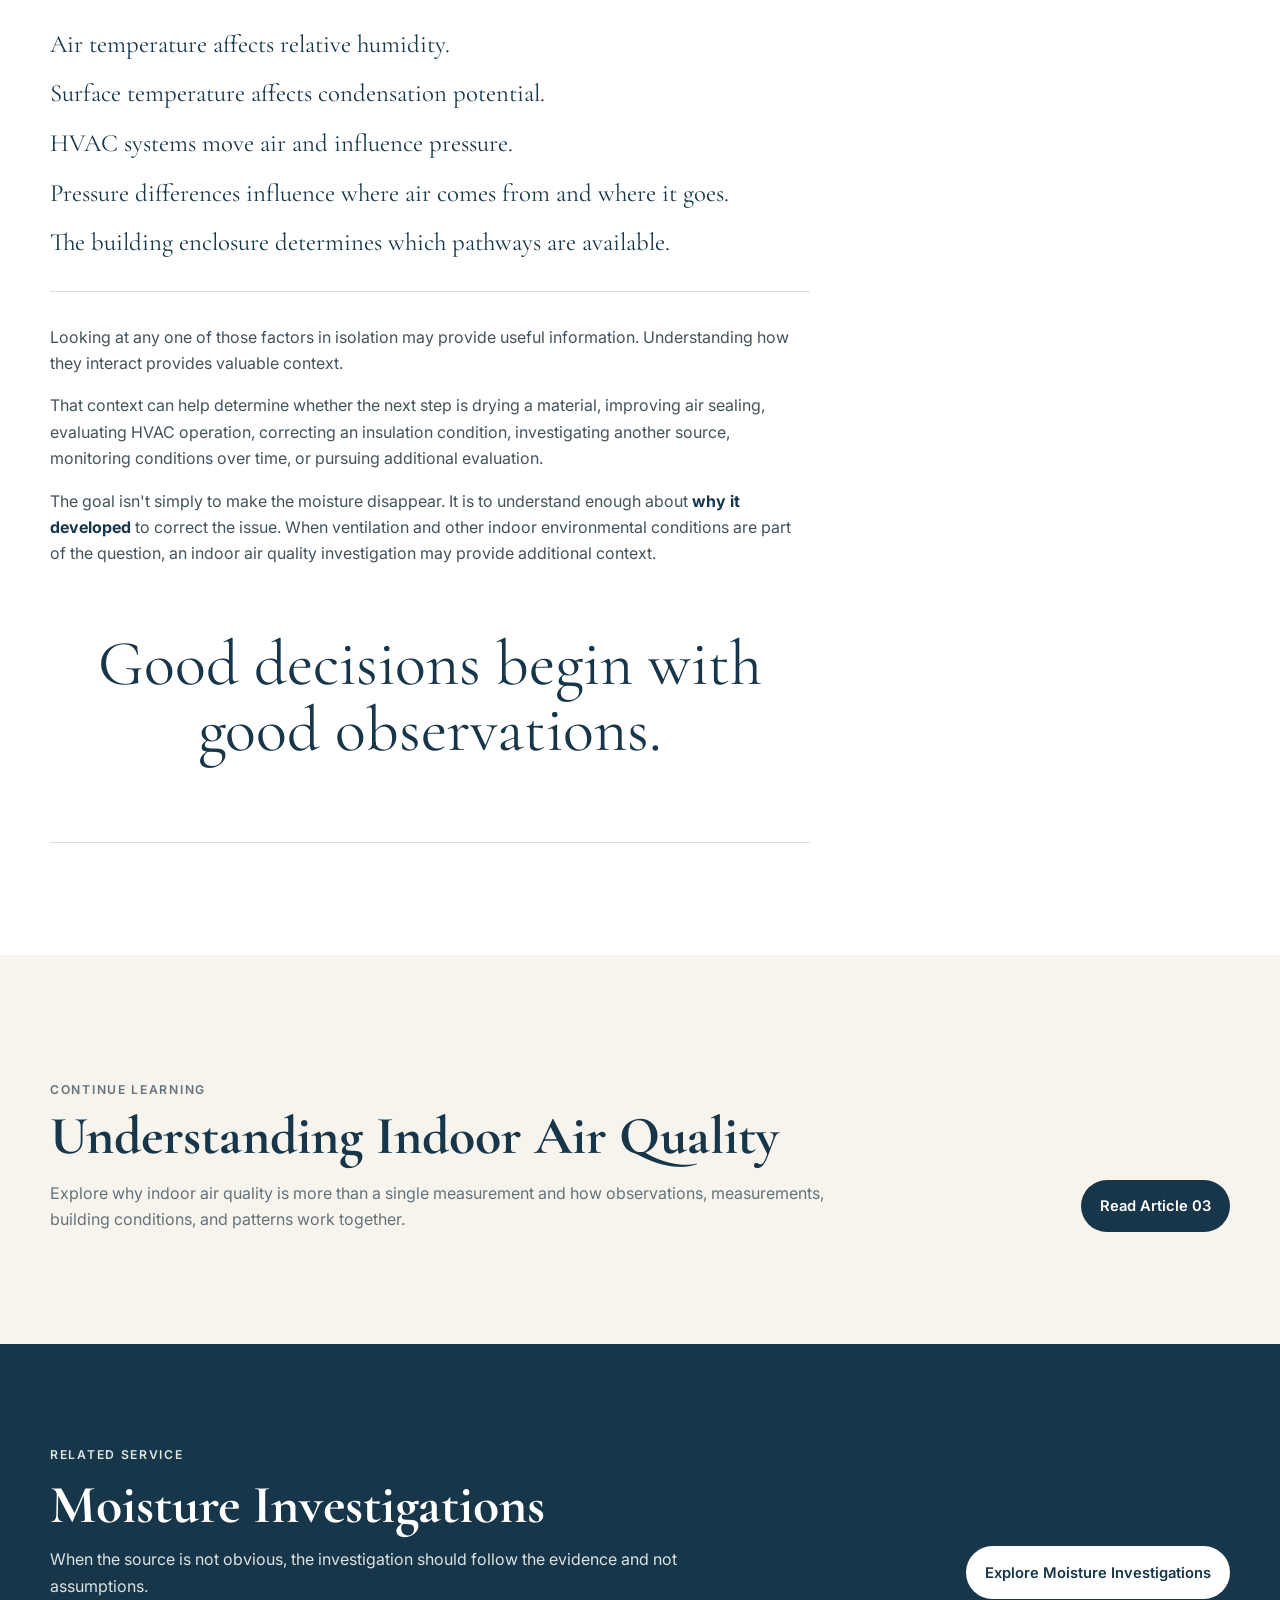
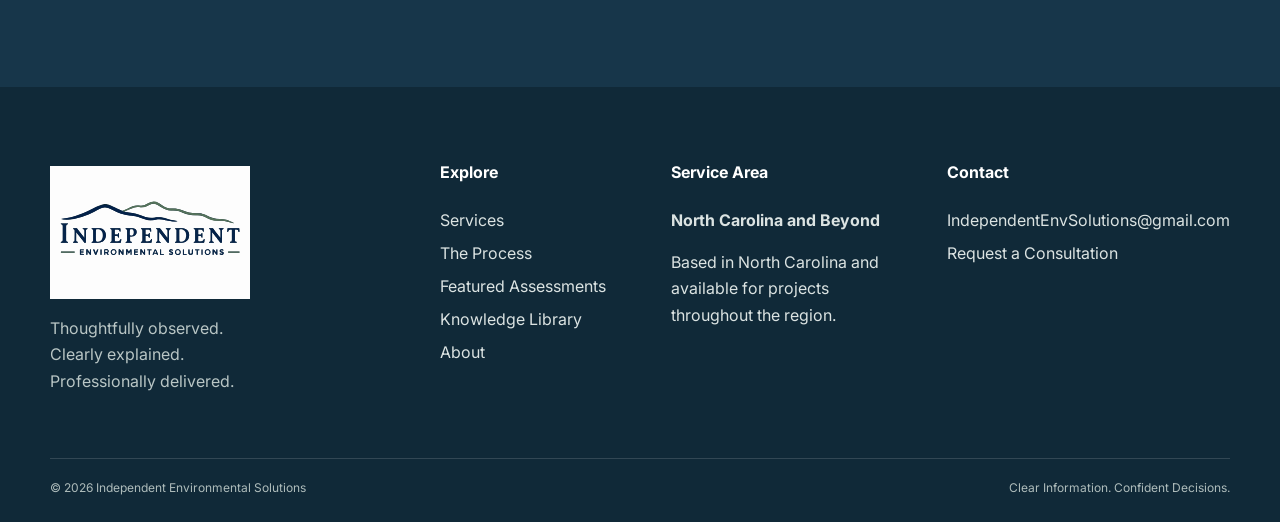
<file: understanding-indoor-humidity-condensation.html>
<!doctype html>
<html lang="en">
<head>
  <meta charset="utf-8" />
  <meta name="viewport" content="width=device-width, initial-scale=1" />
  <meta name="description" content="Understand how indoor humidity, dew point, surface temperature, air movement, and pressure differences can create condensation even when nothing is leaking." />
  <title>Understanding Indoor Humidity &amp; Condensation | Independent Environmental Solutions</title>
  <link rel="canonical" href="https://independentenvironmentalsolutions.com/understanding-indoor-humidity-condensation.html">

<meta property="og:type" content="article">
<meta property="og:title" content="Understanding Indoor Humidity &amp; Condensation | Independent Environmental Solutions">
<meta property="og:description" content="Understand how indoor humidity, dew point, surface temperature, air movement, and pressure differences can create condensation even when nothing is leaking.">
<meta property="og:url" content="https://independentenvironmentalsolutions.com/understanding-indoor-humidity-condensation.html">
<meta property="og:site_name" content="Independent Environmental Solutions">

<meta name="twitter:card" content="summary">
<meta name="twitter:title" content="Understanding Indoor Humidity &amp; Condensation | Independent Environmental Solutions">
<meta name="twitter:description" content="Understand how indoor humidity, dew point, surface temperature, air movement, and pressure differences can create condensation even when nothing is leaking.">
  <link rel="icon" href="favicon.svg" type="image/svg+xml" />
  <link rel="preconnect" href="https://fonts.googleapis.com">
  <link rel="preconnect" href="https://fonts.gstatic.com" crossorigin>
  <link href="https://fonts.googleapis.com/css2?family=Cormorant+Garamond:wght@500;600&family=Inter:wght@400;500;600&display=swap" rel="stylesheet">
  <link rel="stylesheet" href="styles.css" />
<script type="application/ld+json">
{
  "@context": "https://schema.org",
  "@type": "Article",
  "headline": "Understanding Indoor Humidity & Condensation",
  "description": "Understand how indoor humidity, dew point, surface temperature, air movement, and pressure differences can create condensation even when nothing is leaking.",
  "author": {
    "@type": "Person",
    "name": "Adam Cox"
  },
  "publisher": {
    "@type": "Organization",
    "name": "Independent Environmental Solutions",
    "url": "https://independentenvironmentalsolutions.com/"
  },
  "mainEntityOfPage": {
    "@type": "WebPage",
    "@id": "https://independentenvironmentalsolutions.com/understanding-indoor-humidity-condensation.html"
  },
  "url": "https://independentenvironmentalsolutions.com/understanding-indoor-humidity-condensation.html"
}
</script>
</head>
<body class="knowledge-article-page">
  <a class="skip-link" href="#main">Skip to content</a>

  <header class="site-header" id="top">
    <div class="nav-shell">
      <a class="brand logo-link" href="index.html#top" aria-label="Independent Environmental Solutions home">
        <img class="site-logo" src="IES_Logo_Primary_Transparent.svg" alt="Independent Environmental Solutions">
      </a>
      <button class="menu-toggle" aria-label="Open navigation" aria-expanded="false">Menu</button>
      <nav class="main-nav" aria-label="Primary navigation">
        <a href="index.html#services">Services</a>
        <a href="index.html#process">The Process</a>
        <a href="index.html#assessments">Featured Assessments</a>
        <a href="index.html#library" aria-current="page">Knowledge Library</a>
        <a href="index.html#about">About</a>
        <a class="nav-cta" href="index.html#consultation">Request a Consultation</a>
      </nav>
    </div>
  </header>

  <main id="main">
    <section class="knowledge-hero">
      <div class="shell knowledge-hero-grid">
        <div class="knowledge-hero-copy">
          <p class="eyebrow">IES Knowledge Library · Building Science</p>
          <h1>Understanding Indoor Humidity &amp; Condensation</h1>
          <p class="knowledge-deck">Why moisture can develop even when nothing is leaking.</p>
          <p>Moisture is always present in the air around us. Most of the time it remains vapor. But when warm, moist air encounters a surface that is cold enough, some of that water vapor can become liquid.</p>
          <div class="knowledge-meta" aria-label="Article information">
            <span>IES Publication 02</span>
            <span>Approx. 10-minute read</span>
          </div>
        </div>

        <aside class="knowledge-field-note" aria-label="Article field note">
          <p class="eyebrow">Field Note</p>
          <p class="field-note-question">What conditions allowed moisture in the air to become liquid water?</p>
          <div class="field-note-pathways" aria-label="Conditions covered">
            <span>Humidity</span>
            <span>Temperature</span>
            <span>Air movement</span>
            <span>Pressure</span>
          </div>
        </aside>
      </div>
    </section>

    <section class="knowledge-reading-shell shell">
      <article class="knowledge-article">
        <p class="knowledge-intro">Condensation may appear as droplets on a window, dampness around a vent, staining on a ceiling, or elevated moisture in building materials. Those conditions can resemble a leak but water does not always have to enter a building as liquid for a moisture problem to develop.</p>

        <section id="humidity" class="knowledge-section">
          <p class="eyebrow">01 · Humidity</p>
          <h2>Humidity Describes Moisture in the Air</h2>
          <p>Air contains water vapor, even when the air feels dry. <strong>Relative humidity</strong> describes the amount of water vapor present in the air relative to the amount the air can hold at its current temperature.</p>
          <p>Temperature matters. Warmer air can contain more water vapor than cooler air. As air cools, its capacity to hold moisture decreases. The same amount of water vapor can therefore produce very different relative-humidity readings at different temperatures.</p>
          <blockquote class="knowledge-principle">Humidity tells us something about moisture in the air. The temperature will tell us what that moisture may do.</blockquote>
        </section>

        <section id="dew-point" class="knowledge-section">
          <p class="eyebrow">02 · Dew Point</p>
          <h2>When Water Vapor Becomes Liquid Water</h2>
          <p>As moist air cools, it eventually reaches a temperature at which it can no longer keep all of its moisture in vapor form. That temperature is the <strong>dew point</strong>.</p>
          <p>If a surface is colder than the dew point of the surrounding air, water vapor can condense on that surface.</p>
          <p>A familiar example is a cold drink on a humid day. The water appearing on the outside of the glass did not leak through the glass. Moisture from the surrounding air condensed against the cold surface. The same principle can occur inside a building.</p>
          <blockquote class="knowledge-principle knowledge-principle-major">The presence of liquid water does not necessarily mean liquid water entered the building.</blockquote>
          <p>Sometimes the water was already there as vapor in the air.</p>
        </section>

        <section id="surfaces" class="knowledge-section">
          <p class="eyebrow">03 · Surface Temperature</p>
          <h2>Buildings Create Different Temperatures</h2>
          <p>The air temperature displayed on a thermostat is only one temperature inside a building. Individual surfaces may be considerably warmer or cooler.</p>
          <div class="knowledge-material-list">
            <article><h3>Exterior Assemblies</h3><p>Exterior walls, windows, and other components may be strongly influenced by outdoor temperature.</p></article>
            <article><h3>HVAC Components</h3><p>Supply registers, ductwork, and air-conditioning equipment may cool nearby materials or surfaces.</p></article>
            <article><h3>Insulation Conditions</h3><p>Missing, compressed, or displaced insulation can create localized cool areas that behave differently from surrounding surfaces.</p></article>
            <article><h3>Restricted Airflow</h3><p>Furniture or other objects placed tightly against a wall may reduce air circulation and allow the surface behind them to remain cooler.</p></article>
          </div>
          <blockquote class="knowledge-principle">Room temperature is useful information and surface temperature helps answer a different question.</blockquote>
        </section>

        <section id="air-movement" class="knowledge-section">
          <p class="eyebrow">04 · Air Movement</p>
          <h2>Air Movement Changes the Picture</h2>
          <p>Temperature and humidity explain <strong>when</strong> condensation can occur. Air movement can help explain <strong>why moisture reached that location in the first place.</strong></p>
          <p>Buildings are not perfectly sealed. Air moves through doorways, wall cavities, ceiling penetrations, attic doors, utility openings, exhaust fans, duct systems, and countless small gaps in the building enclosure.</p>
          <p>Some movement occurs naturally. Some movement is created by mechanical systems. And sometimes a seemingly minor change such as closing a door can alter the pressure relationship between different parts of a building.</p>
          <blockquote class="knowledge-principle knowledge-principle-major">Condensation depends not only on humidity and temperature, but also on how air moves through the building.</blockquote>

          <h3>When the Attic Becomes the Air Source</h3>
          <p>Consider a hallway with an HVAC return, a closed hallway door, and an attic hatch. If the HVAC return cannot make up air when the hallway door is closed, the space around the return may become negatively pressurized.</p>
          <p>Air still has to be made up from somewhere, so if openings around the attic hatch are not sealed, warm, humid air may be drawn downward into the conditioned space.</p>
          <p>That warm, moist air can then encounter surfaces considerably cooler, and if the surfaces are below the dew point of the incoming air, condensation may develop on those surfaces.</p>
          <p>At first glance, the pattern could resemble a leak. But the mechanism may be entirely different.</p>

          <figure class="knowledge-figure">
            <img src="IES_Humidity_Condensation.png" alt="Cutaway illustration showing warm humid attic air drawn through ceiling openings by HVAC pressure differences and condensing on cooler interior surfaces">
            <figcaption>Indoor Humidity &amp; Condensation — IES Technical Illustration 02</figcaption>
          </figure>

          <h3>Outdoor Air Can Create the Same Problem</h3>
          <p>The attic is only one possible source of warm, moist air. Outdoor air can enter through gaps around doors and windows, deteriorated weather stripping, penetrations through exterior walls, or other weaknesses in the building enclosure.</p>
          <p>During warm, humid weather, that outdoor air may encounter cooler surfaces. Again, the conditions are present: <strong>moisture + temperature difference + air movement.</strong></p>
          <p>Understanding where the air came from can be just as important as knowing where the moisture appeared.</p>
        </section>

        <section id="measurements" class="knowledge-section">
          <p class="eyebrow">05 · Measurement</p>
          <h2>What Measurements Can Tell Us</h2>
          <p>A moisture investigation may involve several types of measurements because no single measurement explains every part of the condition.</p>
          <div class="knowledge-definition-grid">
            <article><h3>Relative Humidity</h3><p>Helps characterize moisture conditions in the air at a particular temperature.</p></article>
            <article><h3>Air Temperature</h3><p>Provides context for relative humidity and helps characterize differences between spaces.</p></article>
            <article><h3>Surface Temperature</h3><p>Helps determine whether a particular surface may be approaching or falling below the dew point.</p></article>
            <article><h3>Dew Point</h3><p>Helps connect air conditions to the temperature at which condensation may occur.</p></article>
            <article><h3>Material Moisture</h3><p>May help identify differences between building materials, define the apparent extent of a condition, and compare affected and unaffected areas.</p></article>
          </div>
          <blockquote class="knowledge-principle">A number by itself doesn't tell the whole story.</blockquote>
          <p>The usefulness comes from understanding how the measurements relate to one another and to the building.</p>
        </section>

        <section id="patterns" class="knowledge-section">
          <p class="eyebrow">06 · Patterns</p>
          <h2>Patterns Matter</h2>
          <p>A single damp location tells us that moisture is present. A pattern might tell us more.</p>
          <div class="knowledge-pattern-list">
            <span><b>Exterior walls</b> Does moisture follow a colder surface?</span>
            <span><b>Penetrations</b> Does it appear around attic accesses, vents, or other ceiling openings?</span>
            <span><b>HVAC</b> Is it concentrated near mechanical components or associated with system operation?</span>
            <span><b>Airflow</b> Does it occur behind furniture or in areas with restricted circulation?</span>
            <span><b>Comparison</b> Are similar materials elsewhere in the building dry?</span>
            <span><b>Timing</b> Does the condition appear only during certain weather or operating conditions?</span>
          </div>
          <p>Those comparisons can help narrow the possible explanations. The investigation becomes a process of:</p>
          <div class="knowledge-process five" aria-label="Investigative sequence"><span>Observe</span><span>Measure</span><span>Compare</span><span>Trace</span><span>Verify</span></div>
          <blockquote class="knowledge-principle">The visible condition tells us where to begin. The pattern helps tell us where to look next.</blockquote>
        </section>

        <section id="microbial" class="knowledge-section">
          <p class="eyebrow">07 · Microbial Conditions</p>
          <h2>Condensation and Microbial Growth</h2>
          <p>Condensation does not automatically mean microbial growth is present. However, when building materials remain damp for long periods, moisture can create conditions that support microbial growth.</p>
          <p>Porous materials such as drywall, paper facings, insulation, ceiling materials, and some furnishings may be particularly sensitive to prolonged moisture.</p>
          <p>The useful question is not simply whether condensation occurred once but whether the condition is <strong>persistent, recurring, or sufficient to affect the materials involved.</strong></p>
          <blockquote class="knowledge-principle">Correcting recurring condensation may require addressing the condition that allows it to develop and not simply drying the visible moisture.</blockquote>
        </section>

        <section id="evidence" class="knowledge-section">
          <p class="eyebrow">08 · Evidence</p>
          <h2>A Moisture Stain Is Evidence, Not an Explanation</h2>
          <p>One of the easiest mistakes in a moisture investigation is drawing conclusions based on the visible condition.</p>
          <p>The observation itself does not establish the cause.</p>
          <p>Condensation, air leaks, pressure differences, previous moisture problems, plumbing sources, or combinations of conditions may also need to be considered.</p>
          <blockquote class="knowledge-principle knowledge-principle-major">The presence of moisture is an observation. Understanding the conditions that produced it is the investigation.</blockquote>
        </section>

        <section id="confidence" class="knowledge-section">
          <p class="eyebrow">09 · Limits</p>
          <h2>What Can We Say With Confidence?</h2>
          <p>Not every investigation produces a single definitive source. Sometimes several contributing conditions are present. And sometimes additional observation, testing, or evaluation is needed before the source can be determined.</p>
          <p>That uncertainty is not a failure of the investigation. It is part of describing the evidence accurately.</p>
          <blockquote class="knowledge-principle knowledge-principle-major">A good investigation doesn't force certainty where the evidence doesn't provide it.</blockquote>
          <blockquote class="knowledge-principle">The findings should say <strong>only</strong> what the evidence supports.</blockquote>
        </section>

        <section id="understanding" class="knowledge-section knowledge-close">
          <p class="eyebrow">10 · Perspective</p>
          <h2>Understanding Before Acting</h2>
          <p>Indoor humidity and condensation are good examples of why buildings are best understood as systems.</p>
          <div class="knowledge-closing-sequence">
            <span>Air temperature affects relative humidity.</span>
            <span>Surface temperature affects condensation potential.</span>
            <span>HVAC systems move air and influence pressure.</span>
            <span>Pressure differences influence where air comes from and where it goes.</span>
            <span>The building enclosure determines which pathways are available.</span>
          </div>
          <p>Looking at any one of those factors in isolation may provide useful information. Understanding how they interact provides valuable context.</p>
          <p>That context can help determine whether the next step is drying a material, improving air sealing, evaluating HVAC operation, correcting an insulation condition, investigating another source, monitoring conditions over time, or pursuing additional evaluation.</p>
          <p>The goal isn't simply to make the moisture disappear. It is to understand enough about <strong>why it developed</strong> to correct the issue. When ventilation and other indoor environmental conditions are part of the question, an <a href="indoor-air-quality.html">indoor air quality investigation</a> may provide additional context.</p>
          <blockquote class="knowledge-signature">Good decisions begin with good observations.</blockquote>
        </section>
      </article>

      <aside class="knowledge-sidebar" aria-label="Article navigation and related resources">
        <div class="knowledge-sidebar-card knowledge-sidebar-sticky">
          <p class="eyebrow">In This Article</p>
          <nav class="knowledge-toc" aria-label="Article sections">
            <a href="#humidity">Humidity</a>
            <a href="#dew-point">Dew point</a>
            <a href="#surfaces">Surface temperature</a>
            <a href="#air-movement">Air movement &amp; pressure</a>
            <a href="#measurements">Measurements</a>
            <a href="#patterns">Patterns matter</a>
            <a href="#microbial">Microbial growth</a>
            <a href="#evidence">Evidence vs. explanation</a>
            <a href="#confidence">What can we say?</a>
            <a href="#understanding">Understanding before acting</a>
          </nav>

          <div class="knowledge-sidebar-divider"></div>
          <p class="eyebrow">IES Principles</p>
          <div class="knowledge-principles-mini">
            <span>Observe carefully.</span>
            <span>Explain clearly.</span>
            <span>Acknowledge uncertainty.</span>
            <span>Support good decisions.</span>
          </div>

          <div class="knowledge-sidebar-divider"></div>
          <p class="eyebrow">Related Service</p>
          <a class="knowledge-related-link" href="moisture-investigations.html"><strong>Moisture Investigations</strong><span>Follow the evidence back toward the source. →</span></a>
        </div>
      </aside>
    </section>

    <section class="knowledge-related section soft">
      <div class="shell knowledge-related-grid">
        <div>
          <p class="eyebrow">Continue Learning</p>
          <h2>Understanding Indoor Air Quality</h2>
          <p>Explore why indoor air quality is more than a single measurement and how observations, measurements, building conditions, and patterns work together.</p>
        </div>
        <a class="button secondary" href="understanding-indoor-air-quality.html">Read Article 03</a>
      </div>
    </section>

    <section class="knowledge-service-bridge">
      <div class="shell knowledge-service-bridge-inner">
        <div><p class="eyebrow light">Related Service</p><h2>Moisture Investigations</h2><p>When the source is not obvious, the investigation should follow the evidence and not assumptions.</p></div>
        <a class="button primary" href="moisture-investigations.html">Explore Moisture Investigations</a>
      </div>
    </section>
  </main>

  <footer class="site-footer">
    <div class="shell footer-grid">
      <div class="footer-brand"><a class="brand footer-logo logo-link" href="#top" aria-label="Independent Environmental Solutions — back to top"><img class="site-logo footer-site-logo" src="IES_Logo_Footer_White.svg" alt="Independent Environmental Solutions"></a><p>Thoughtfully observed.<br>Clearly explained.<br>Professionally delivered.</p></div>
      <div><h4>Explore</h4><a href="index.html#services">Services</a><a href="index.html#process">The Process</a><a href="index.html#assessments">Featured Assessments</a><a href="index.html#library">Knowledge Library</a><a href="index.html#about">About</a></div>
      <div><h4>Service Area</h4><p><strong>North Carolina and Beyond</strong></p><p>Based in North Carolina and available for projects throughout the region.</p></div>
      <div><h4>Contact</h4><a href="mailto:IndependentEnvSolutions@gmail.com">IndependentEnvSolutions@gmail.com</a><a href="index.html#consultation">Request a Consultation</a></div>
    </div>
    <div class="shell footer-bottom"><span>© 2026 Independent Environmental Solutions</span><span>Clear Information. Confident Decisions.</span></div>
  </footer>
  <script src="script.js"></script>
</body>
</html>
</file>
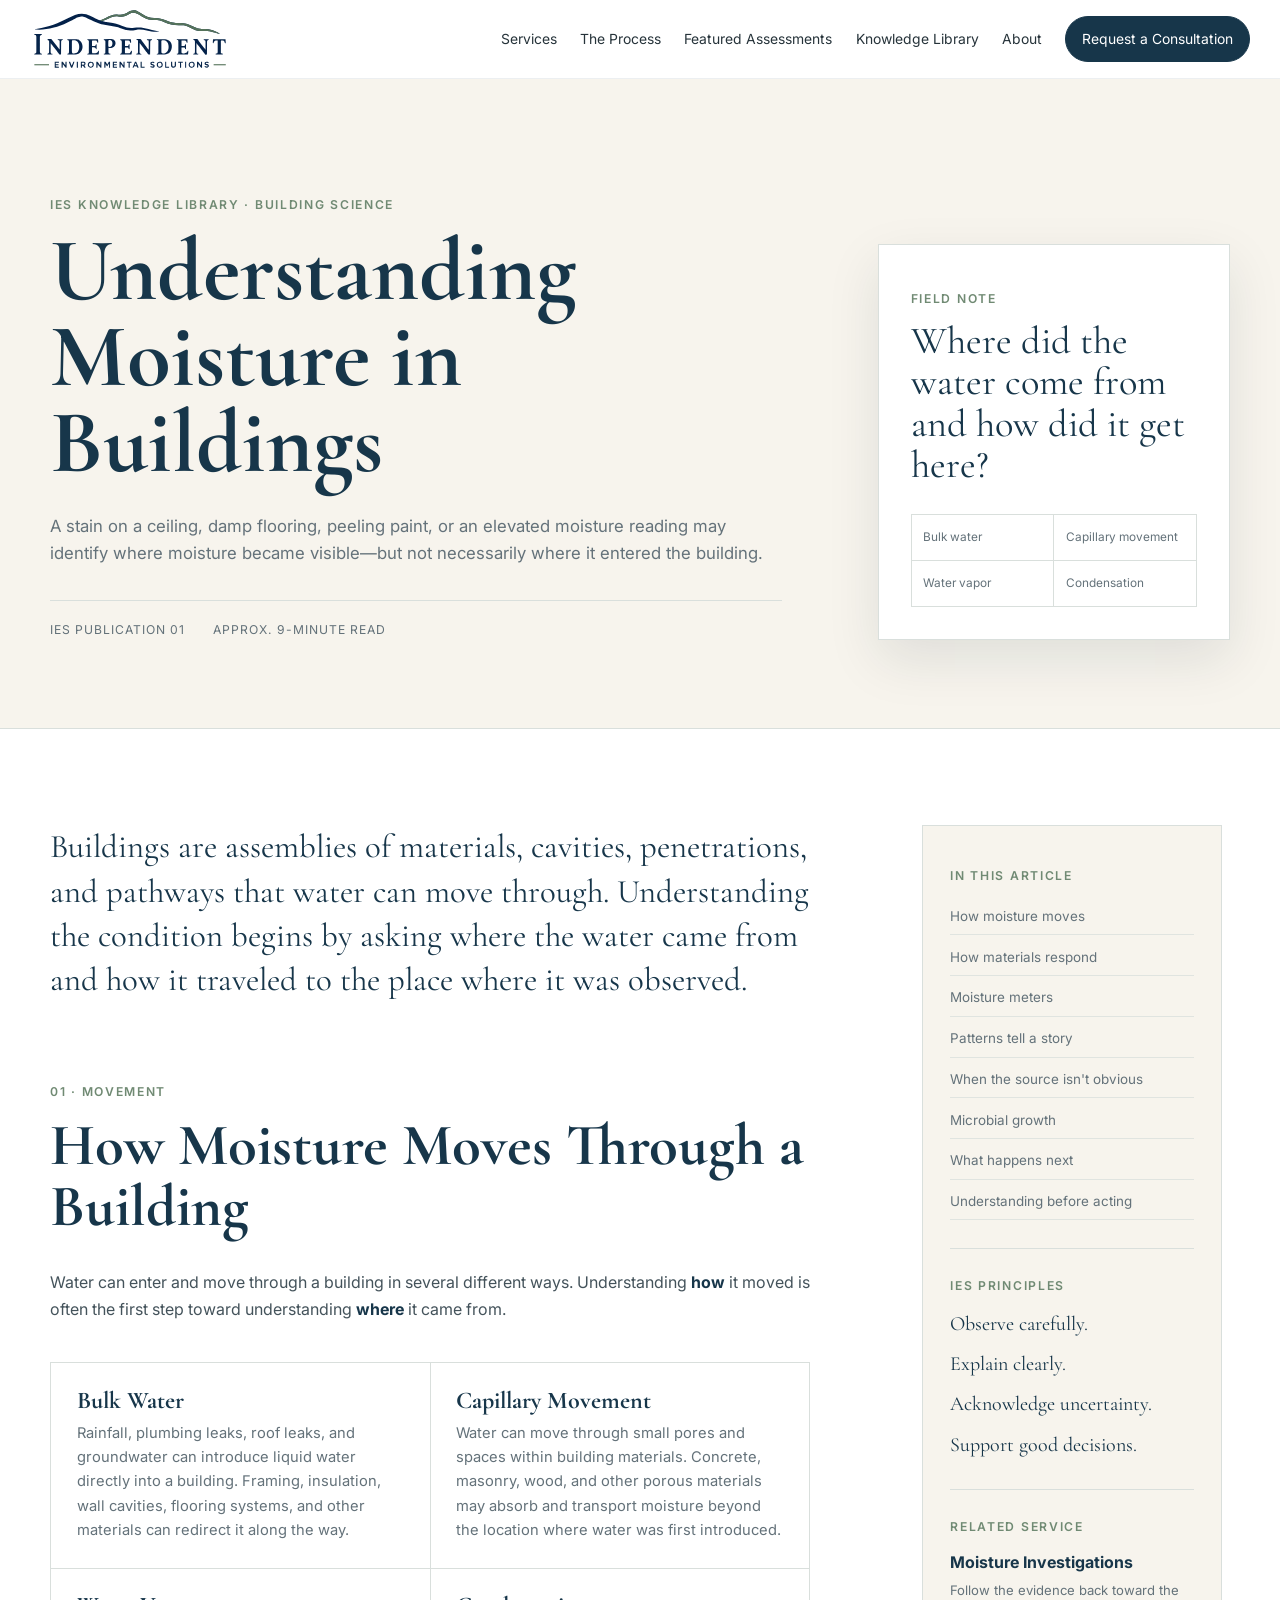
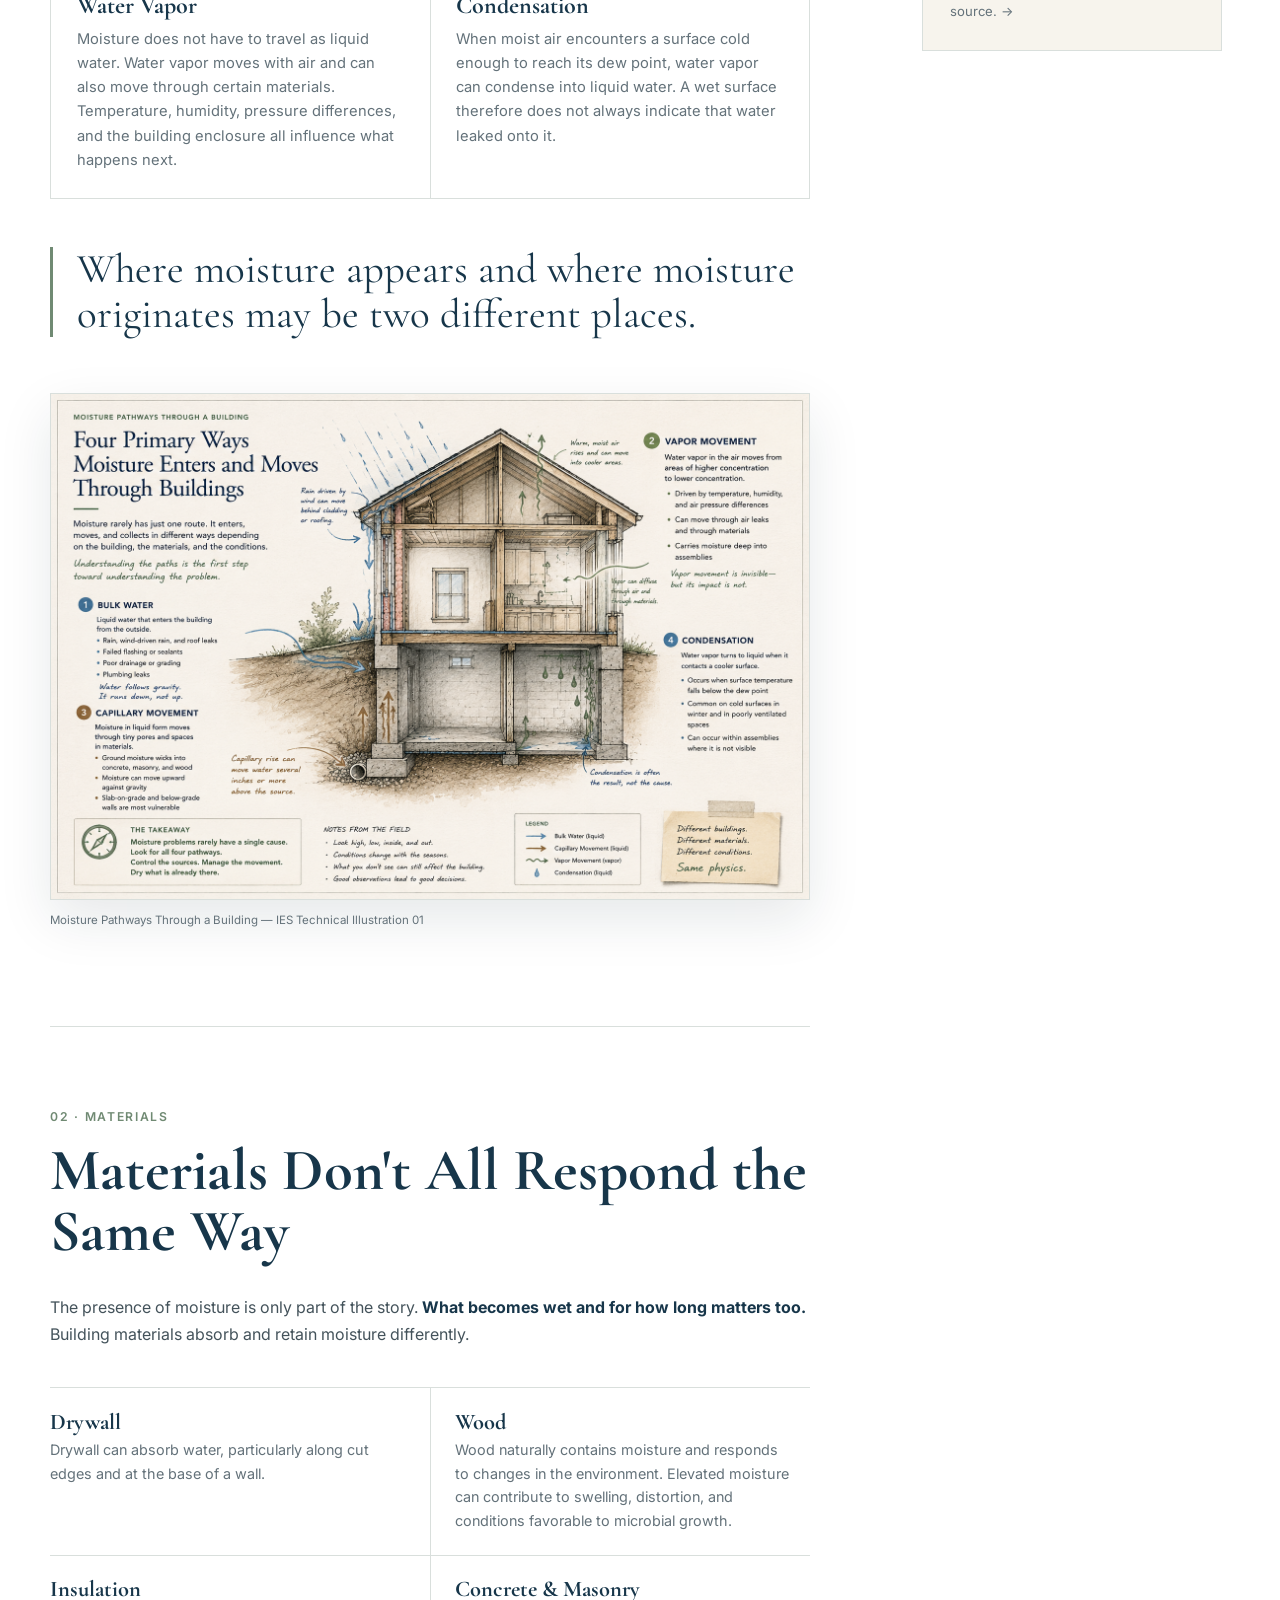
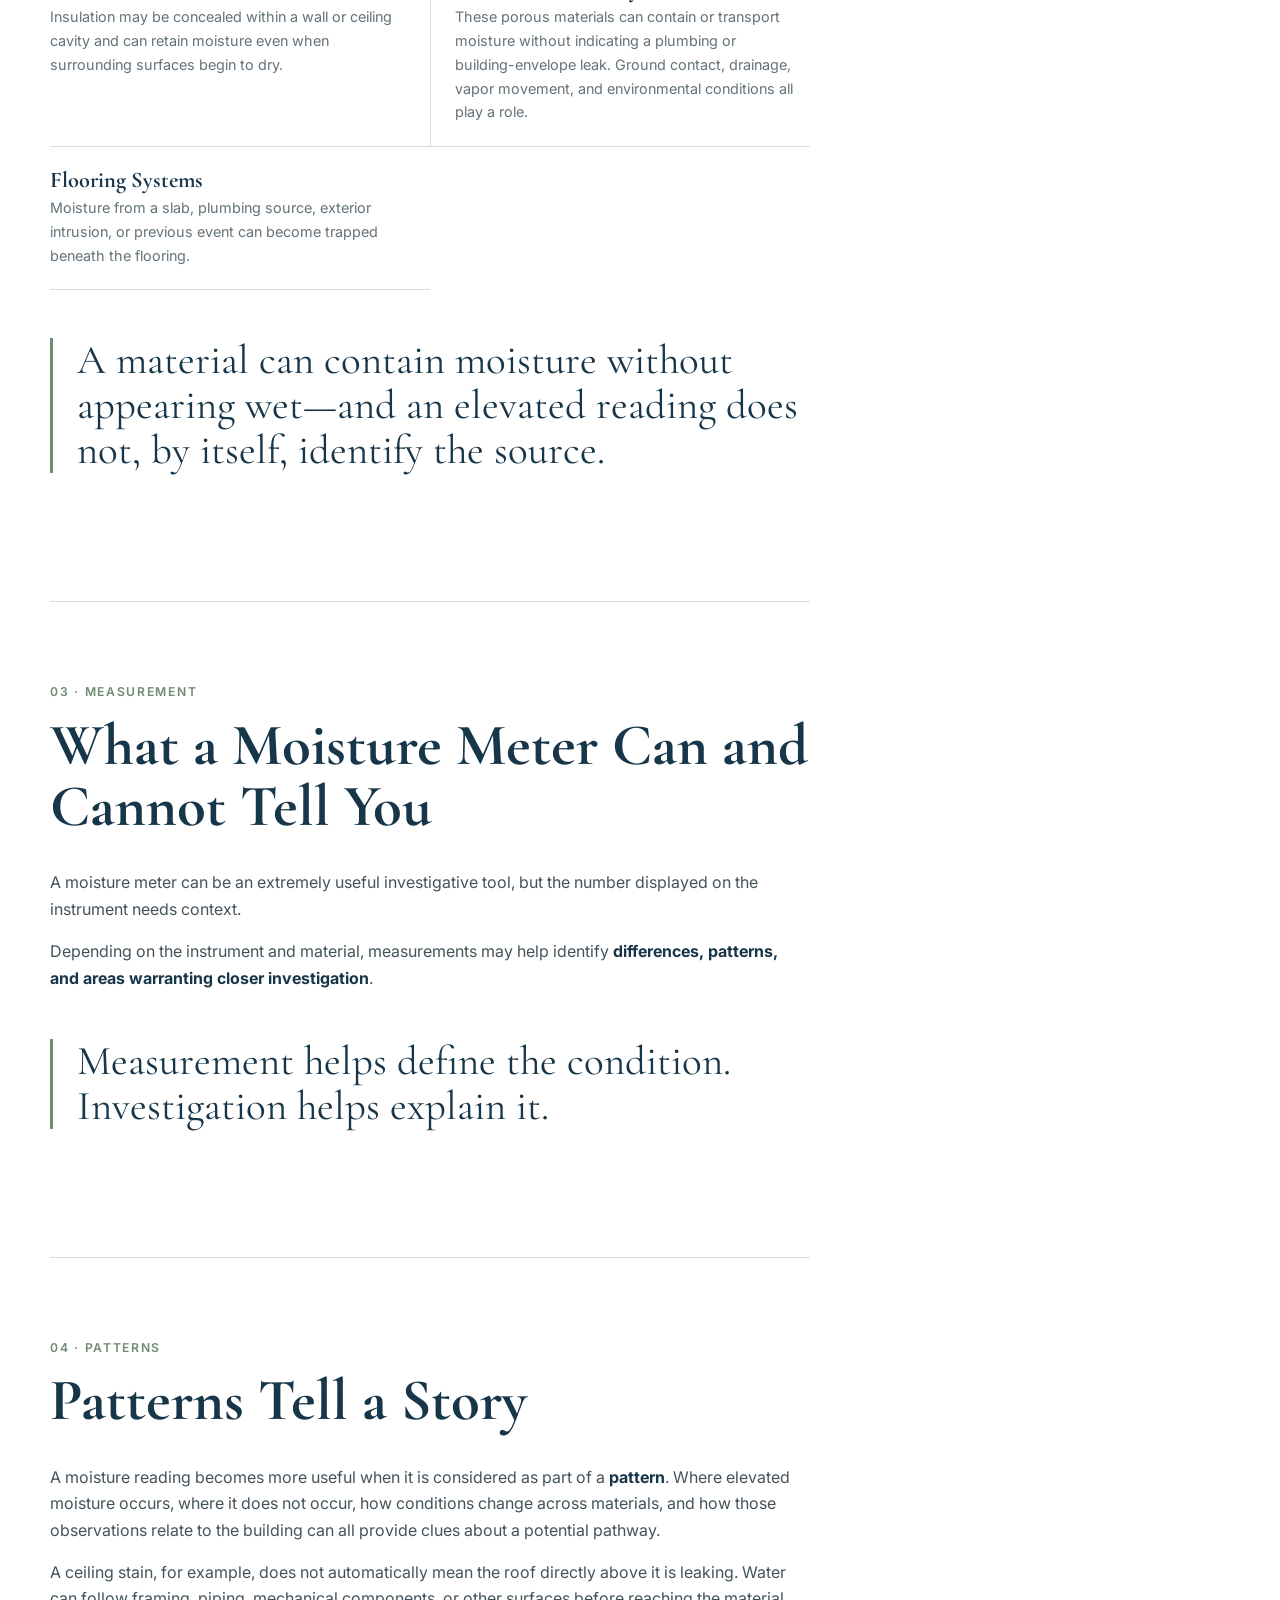
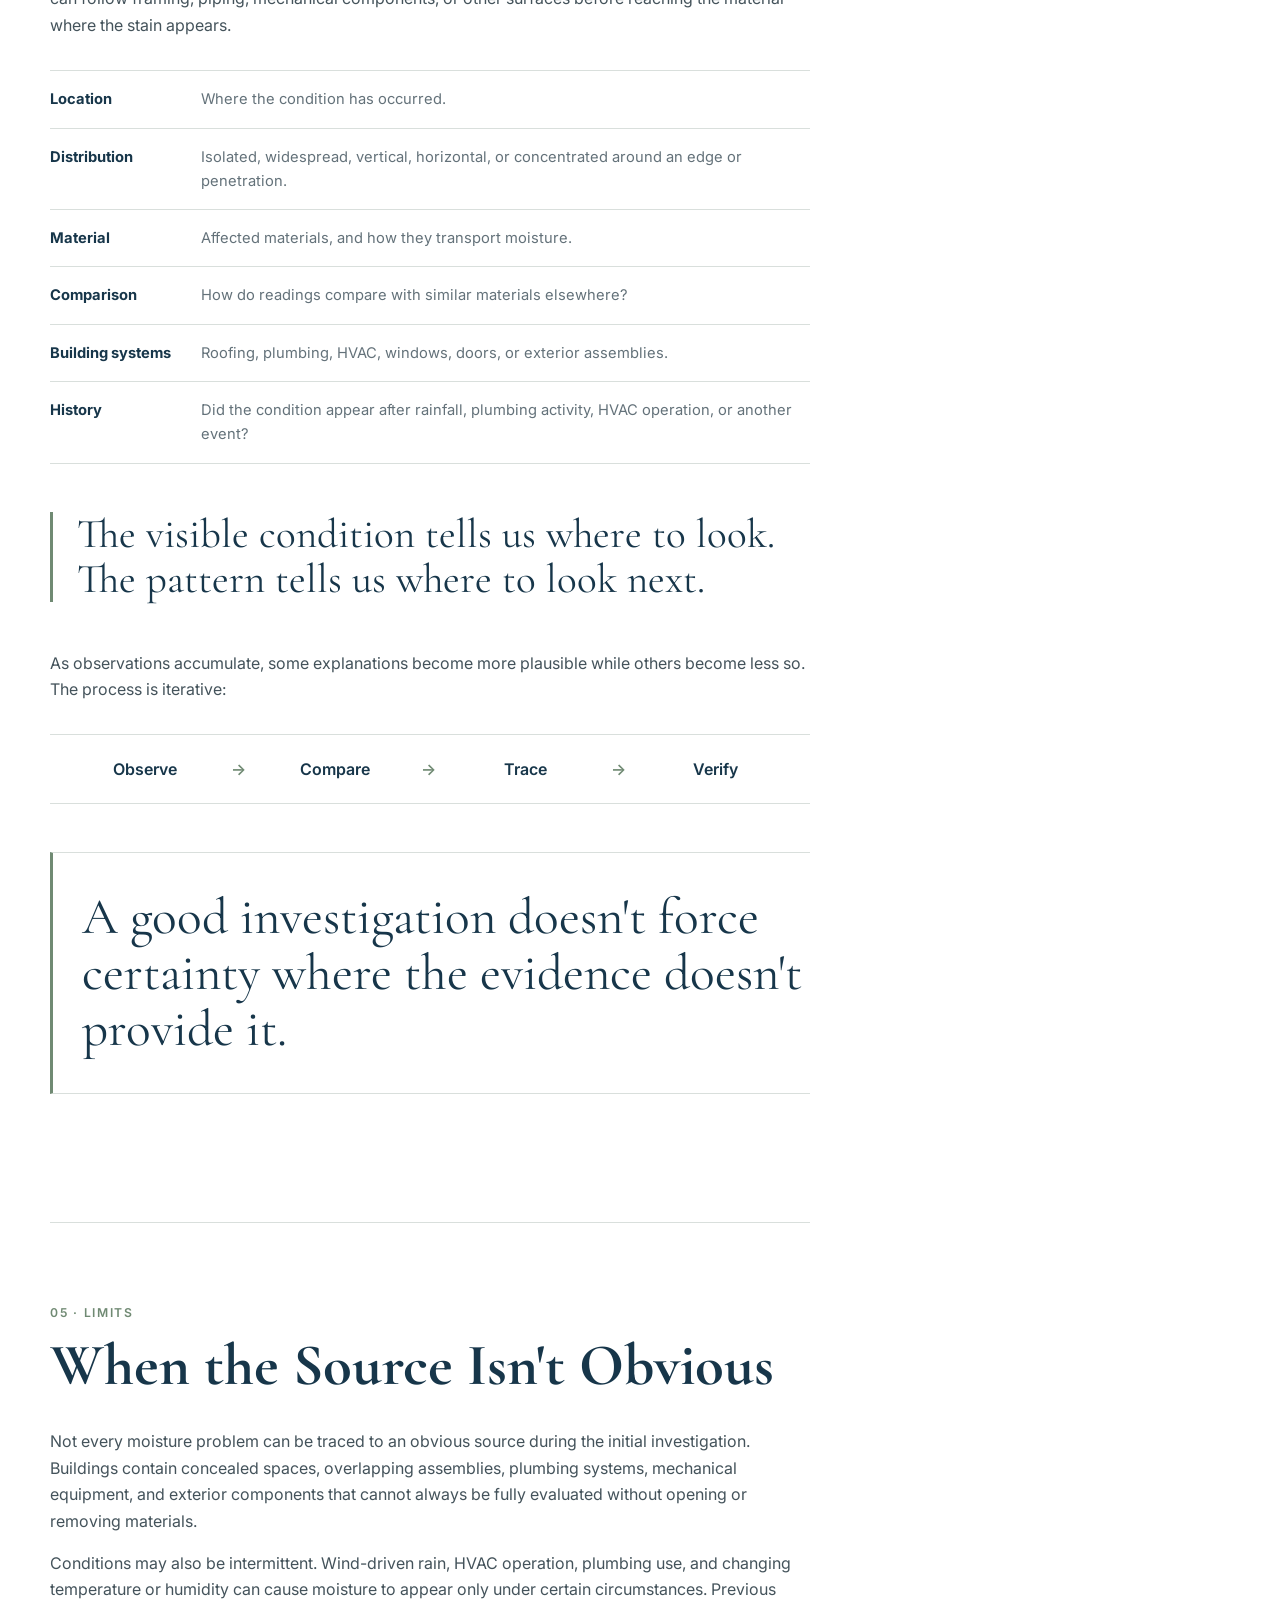
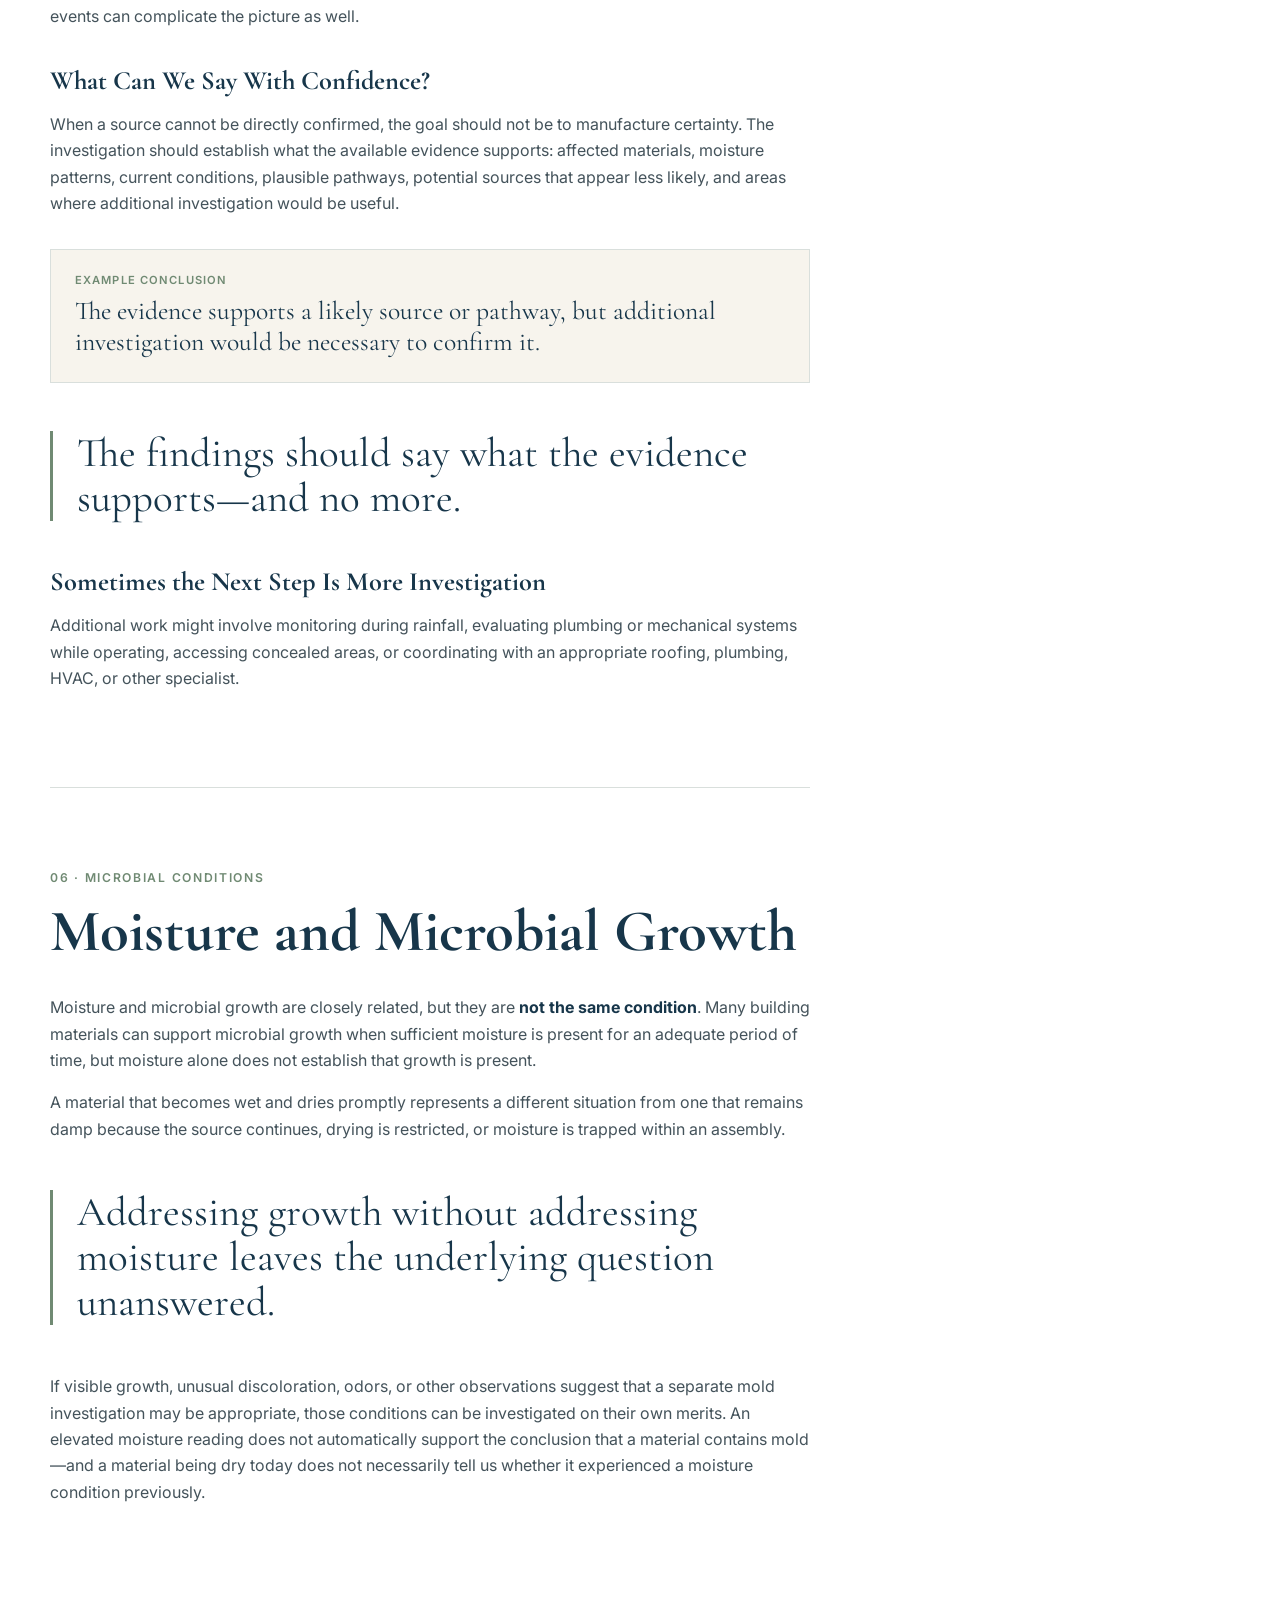
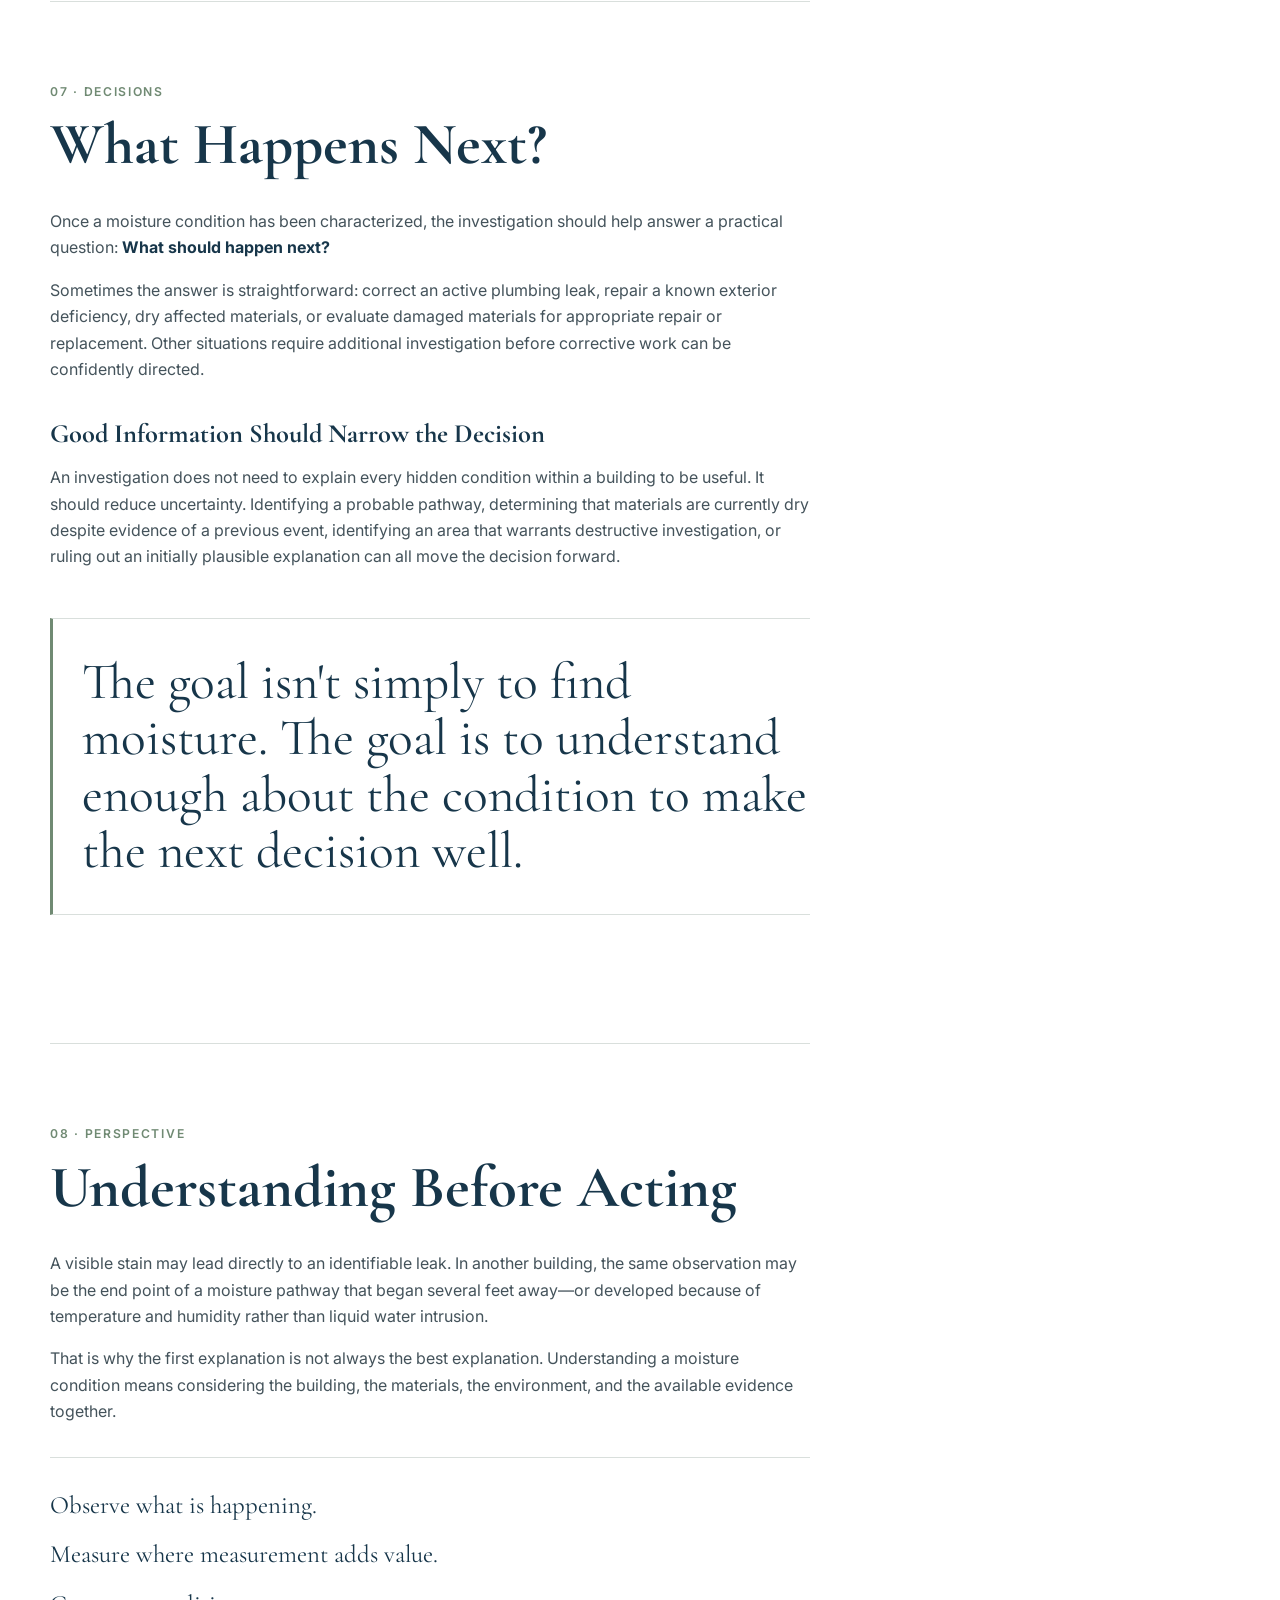
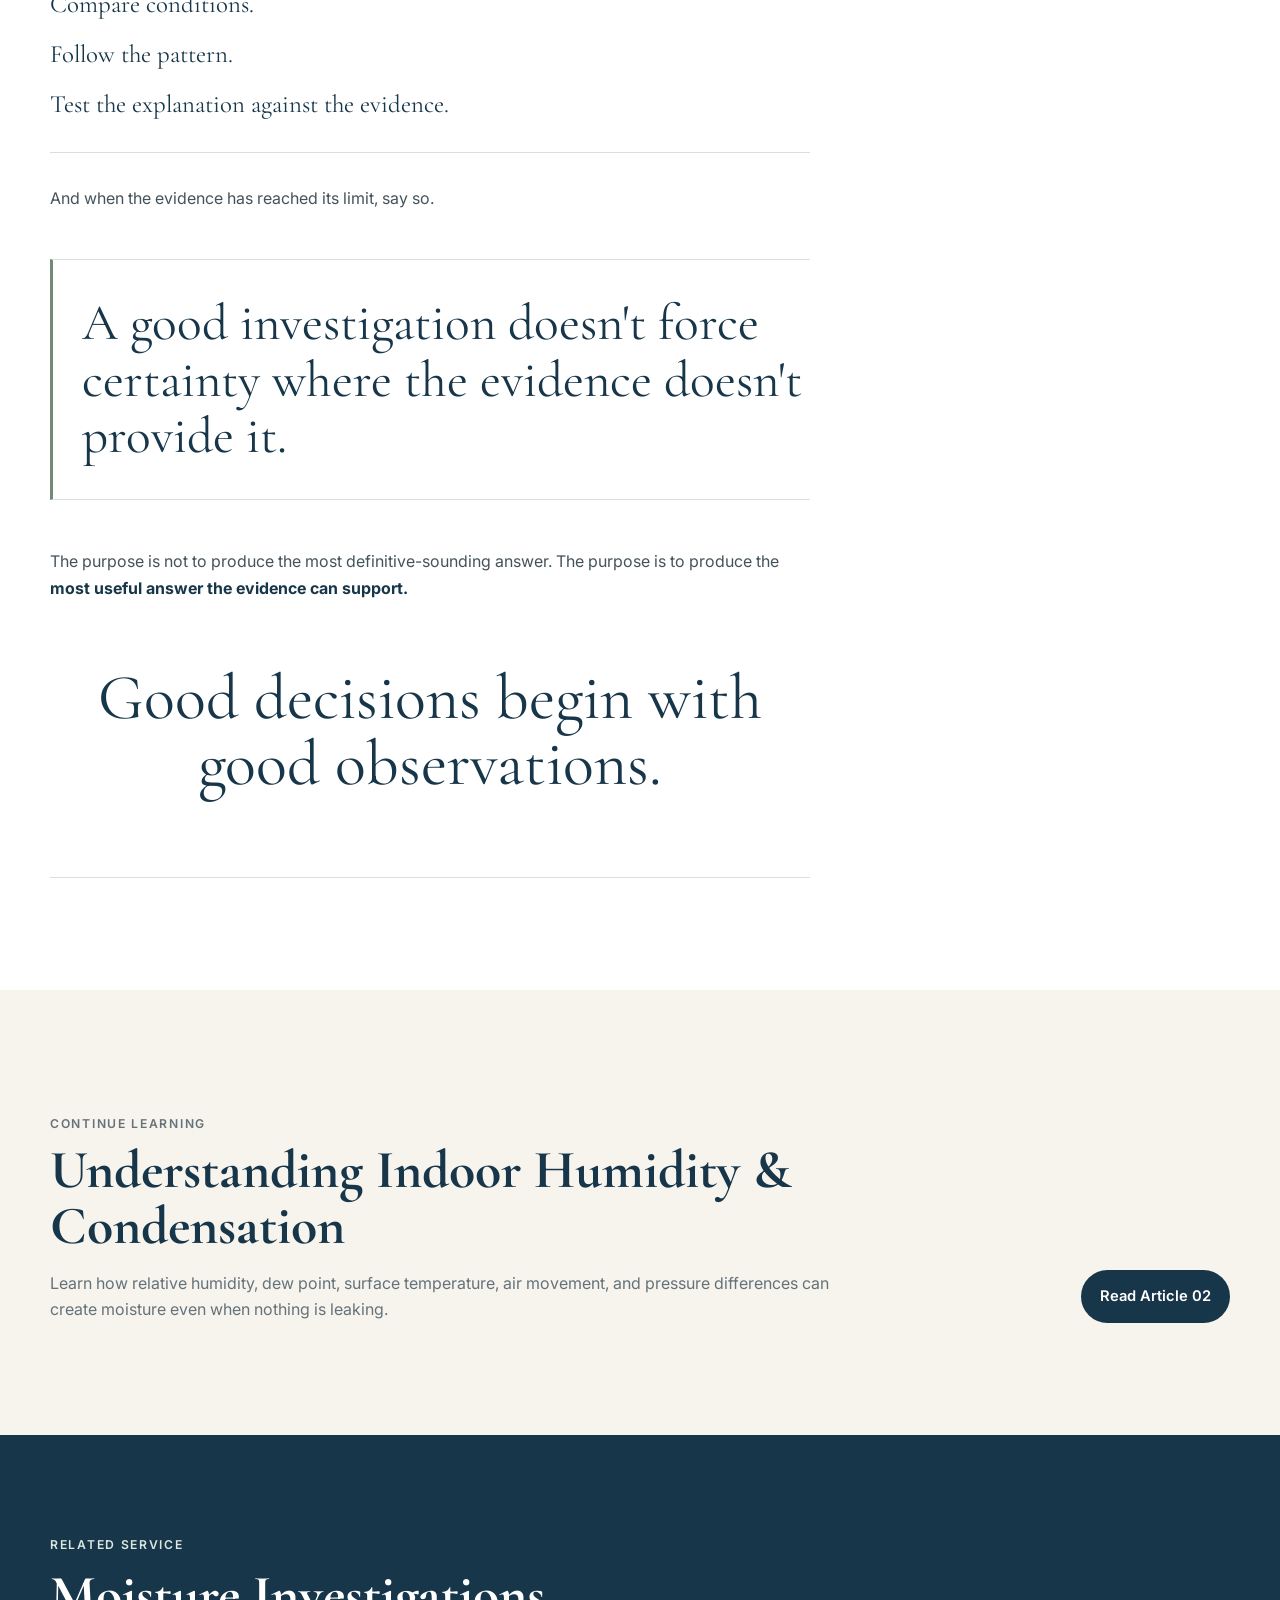
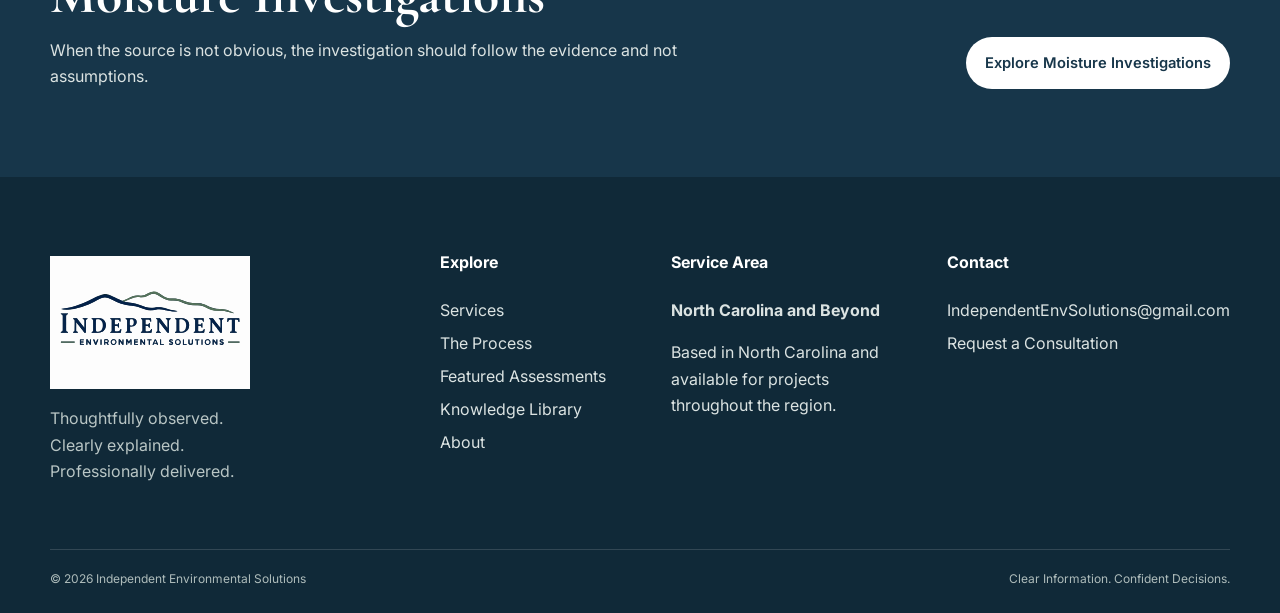
<file: understanding-moisture-in-buildings.html>
<!doctype html>
<html lang="en">
<head>
  <meta charset="utf-8" />
  <meta name="viewport" content="width=device-width, initial-scale=1" />
  <meta name="description" content="Understand how moisture moves through buildings, how materials respond, what moisture meters can and cannot tell you, and why patterns matter." />
  <title>Understanding Moisture in Buildings | Independent Environmental Solutions</title>
  <link rel="canonical" href="https://independentenvironmentalsolutions.com/understanding-moisture-in-buildings.html">

<meta property="og:type" content="article">
<meta property="og:title" content="Understanding Moisture in Buildings | Independent Environmental Solutions">
<meta property="og:description" content="Understand how moisture moves through buildings, how materials respond, what moisture meters can and cannot tell you, and why patterns matter.">
<meta property="og:url" content="https://independentenvironmentalsolutions.com/understanding-moisture-in-buildings.html">
<meta property="og:site_name" content="Independent Environmental Solutions">

<meta name="twitter:card" content="summary">
<meta name="twitter:title" content="Understanding Moisture in Buildings | Independent Environmental Solutions">
<meta name="twitter:description" content="Understand how moisture moves through buildings, how materials respond, what moisture meters can and cannot tell you, and why patterns matter.">
  <link rel="icon" href="favicon.svg" type="image/svg+xml" />
  <link rel="preconnect" href="https://fonts.googleapis.com">
  <link rel="preconnect" href="https://fonts.gstatic.com" crossorigin>
  <link href="https://fonts.googleapis.com/css2?family=Cormorant+Garamond:wght@500;600&family=Inter:wght@400;500;600&display=swap" rel="stylesheet">
  <link rel="stylesheet" href="styles.css" />
<script type="application/ld+json">
{
  "@context": "https://schema.org",
  "@type": "Article",
  "headline": "Understanding Moisture in Buildings",
  "description": "Understand how moisture moves through buildings, how materials respond, what moisture meters can and cannot tell you, and why patterns matter.",
  "author": {
    "@type": "Person",
    "name": "Adam Cox"
  },
  "publisher": {
    "@type": "Organization",
    "name": "Independent Environmental Solutions",
    "url": "https://independentenvironmentalsolutions.com/"
  },
  "mainEntityOfPage": {
    "@type": "WebPage",
    "@id": "https://independentenvironmentalsolutions.com/understanding-moisture-in-buildings.html"
  },
  "url": "https://independentenvironmentalsolutions.com/understanding-moisture-in-buildings.html"
}
</script>
</head>
<body class="knowledge-article-page">
  <a class="skip-link" href="#main">Skip to content</a>

  <header class="site-header" id="top">
    <div class="nav-shell">
      <a class="brand logo-link" href="index.html#top" aria-label="Independent Environmental Solutions home">
        <img class="site-logo" src="IES_Logo_Primary_Transparent.svg" alt="Independent Environmental Solutions">
      </a>
      <button class="menu-toggle" aria-label="Open navigation" aria-expanded="false">Menu</button>
      <nav class="main-nav" aria-label="Primary navigation">
        <a href="index.html#services">Services</a>
        <a href="index.html#process">The Process</a>
        <a href="index.html#assessments">Featured Assessments</a>
        <a href="index.html#library" aria-current="page">Knowledge Library</a>
        <a href="index.html#about">About</a>
        <a class="nav-cta" href="index.html#consultation">Request a Consultation</a>
      </nav>
    </div>
  </header>

  <main id="main">
    <section class="knowledge-hero">
      <div class="shell knowledge-hero-grid">
        <div class="knowledge-hero-copy">
          <p class="eyebrow">IES Knowledge Library · Building Science</p>
          <h1>Understanding Moisture in Buildings</h1>
          <p class="knowledge-deck"></p>
          <p>A stain on a ceiling, damp flooring, peeling paint, or an elevated moisture reading may identify where moisture became visible—but not necessarily where it entered the building.</p>
          <div class="knowledge-meta" aria-label="Article information">
            <span>IES Publication 01</span>
            <span>Approx. 9-minute read</span>
          </div>
        </div>

        <aside class="knowledge-field-note" aria-label="Article field note">
          <p class="eyebrow">Field Note</p>
          <p class="field-note-question">Where did the water come from and how did it get here?</p>
          <div class="field-note-pathways" aria-label="Moisture pathways covered">
            <span>Bulk water</span>
            <span>Capillary movement</span>
            <span>Water vapor</span>
            <span>Condensation</span>
          </div>
        </aside>
      </div>
    </section>

    <section class="knowledge-reading-shell shell">
      <article class="knowledge-article">
        <p class="knowledge-intro">Buildings are assemblies of materials, cavities, penetrations, and pathways that water can move through. Understanding the condition begins by asking where the water came from and how it traveled to the place where it was observed.</p>

        <section id="movement" class="knowledge-section">
          <p class="eyebrow">01 · Movement</p>
          <h2>How Moisture Moves Through a Building</h2>
          <p>Water can enter and move through a building in several different ways. Understanding <strong>how</strong> it moved is often the first step toward understanding <strong>where</strong> it came from.</p>

          <div class="knowledge-definition-grid">
            <article><h3>Bulk Water</h3><p>Rainfall, plumbing leaks, roof leaks, and groundwater can introduce liquid water directly into a building. Framing, insulation, wall cavities, flooring systems, and other materials can redirect it along the way.</p></article>
            <article><h3>Capillary Movement</h3><p>Water can move through small pores and spaces within building materials. Concrete, masonry, wood, and other porous materials may absorb and transport moisture beyond the location where water was first introduced.</p></article>
            <article><h3>Water Vapor</h3><p>Moisture does not have to travel as liquid water. Water vapor moves with air and can also move through certain materials. Temperature, humidity, pressure differences, and the building enclosure all influence what happens next.</p></article>
            <article><h3>Condensation</h3><p>When moist air encounters a surface cold enough to reach its dew point, water vapor can condense into liquid water. A wet surface therefore does not always indicate that water leaked onto it.</p></article>
          </div>

          <blockquote class="knowledge-principle">Where moisture appears and where moisture originates may be two different places.</blockquote>

          <figure class="knowledge-figure">
            <img src="IES_Moisture_Pathways.png" alt="Architectural cutaway illustrating bulk water, capillary movement, water vapor, and condensation pathways through a building">
            <figcaption>Moisture Pathways Through a Building — IES Technical Illustration 01</figcaption>
          </figure>
        </section>

        <section id="materials" class="knowledge-section">
          <p class="eyebrow">02 · Materials</p>
          <h2>Materials Don't All Respond the Same Way</h2>
          <p>The presence of moisture is only part of the story. <strong>What becomes wet and for how long matters too.</strong> Building materials absorb and retain moisture differently.</p>

          <div class="knowledge-material-list">
            <article><h3>Drywall</h3><p>Drywall can absorb water, particularly along cut edges and at the base of a wall.</p></article>
            <article><h3>Wood</h3><p>Wood naturally contains moisture and responds to changes in the environment. Elevated moisture can contribute to swelling, distortion, and conditions favorable to microbial growth.</p></article>
            <article><h3>Insulation</h3><p>Insulation may be concealed within a wall or ceiling cavity and can retain moisture even when surrounding surfaces begin to dry.</p></article>
            <article><h3>Concrete &amp; Masonry</h3><p>These porous materials can contain or transport moisture without indicating a plumbing or building-envelope leak. Ground contact, drainage, vapor movement, and environmental conditions all play a role.</p></article>
            <article><h3>Flooring Systems</h3><p>Moisture from a slab, plumbing source, exterior intrusion, or previous event can become trapped beneath the flooring.</p></article>
          </div>

          <blockquote class="knowledge-principle">A material can contain moisture without appearing wet—and an elevated reading does not, by itself, identify the source.</blockquote>
        </section>

        <section id="meters" class="knowledge-section">
          <p class="eyebrow">03 · Measurement</p>
          <h2>What a Moisture Meter Can and Cannot Tell You</h2>
          <p>A moisture meter can be an extremely useful investigative tool, but the number displayed on the instrument needs context.</p>
          <p>Depending on the instrument and material, measurements may help identify <strong>differences, patterns, and areas warranting closer investigation</strong>.</p>

          <blockquote class="knowledge-principle">Measurement helps define the condition. Investigation helps explain it.</blockquote>
        </section>

        <section id="patterns" class="knowledge-section">
          <p class="eyebrow">04 · Patterns</p>
          <h2>Patterns Tell a Story</h2>
          <p>A moisture reading becomes more useful when it is considered as part of a <strong>pattern</strong>. Where elevated moisture occurs, where it does not occur, how conditions change across materials, and how those observations relate to the building can all provide clues about a potential pathway.</p>
          <p>A ceiling stain, for example, does not automatically mean the roof directly above it is leaking. Water can follow framing, piping, mechanical components, or other surfaces before reaching the material where the stain appears.</p>

          <div class="knowledge-pattern-list">
            <span><b>Location</b> Where the condition has occurred.</span>
            <span><b>Distribution</b> Isolated, widespread, vertical, horizontal, or concentrated around an edge or penetration.</span>
            <span><b>Material</b> Affected materials, and how they transport moisture.</span>
            <span><b>Comparison</b> How do readings compare with similar materials elsewhere?</span>
            <span><b>Building systems</b> Roofing, plumbing, HVAC, windows, doors, or exterior assemblies.</span>
            <span><b>History</b> Did the condition appear after rainfall, plumbing activity, HVAC operation, or another event?</span>
          </div>

          <blockquote class="knowledge-principle">The visible condition tells us where to look. The pattern tells us where to look next.</blockquote>
          <p>As observations accumulate, some explanations become more plausible while others become less so. The process is iterative:</p>
          <div class="knowledge-process" aria-label="Investigative sequence"><span>Observe</span><span>Compare</span><span>Trace</span><span>Verify</span></div>
          <blockquote class="knowledge-principle knowledge-principle-major">A good investigation doesn't force certainty where the evidence doesn't provide it.</blockquote>
        </section>

        <section id="uncertainty" class="knowledge-section">
          <p class="eyebrow">05 · Limits</p>
          <h2>When the Source Isn't Obvious</h2>
          <p>Not every moisture problem can be traced to an obvious source during the initial investigation. Buildings contain concealed spaces, overlapping assemblies, plumbing systems, mechanical equipment, and exterior components that cannot always be fully evaluated without opening or removing materials.</p>
          <p>Conditions may also be intermittent. Wind-driven rain, HVAC operation, plumbing use, and changing temperature or humidity can cause moisture to appear only under certain circumstances. Previous events can complicate the picture as well.</p>

          <h3>What Can We Say With Confidence?</h3>
          <p>When a source cannot be directly confirmed, the goal should not be to manufacture certainty. The investigation should establish what the available evidence supports: affected materials, moisture patterns, current conditions, plausible pathways, potential sources that appear less likely, and areas where additional investigation would be useful.</p>
          <p class="knowledge-example-conclusion"><span>Example conclusion</span>The evidence supports a likely source or pathway, but additional investigation would be necessary to confirm it.</p>
          <blockquote class="knowledge-principle">The findings should say what the evidence supports—and no more.</blockquote>

          <h3>Sometimes the Next Step Is More Investigation</h3>
          <p>Additional work might involve monitoring during rainfall, evaluating plumbing or mechanical systems while operating, accessing concealed areas, or coordinating with an appropriate roofing, plumbing, HVAC, or other specialist.</p>
     
        </section>

        <section id="microbial" class="knowledge-section">
          <p class="eyebrow">06 · Microbial Conditions</p>
          <h2>Moisture and Microbial Growth</h2>
          <p>Moisture and microbial growth are closely related, but they are <strong>not the same condition</strong>. Many building materials can support microbial growth when sufficient moisture is present for an adequate period of time, but moisture alone does not establish that growth is present.</p>
          <p>A material that becomes wet and dries promptly represents a different situation from one that remains damp because the source continues, drying is restricted, or moisture is trapped within an assembly.</p>
          <blockquote class="knowledge-principle">Addressing growth without addressing moisture leaves the underlying question unanswered.</blockquote>
          <p>If visible growth, unusual discoloration, odors, or other observations suggest that a separate <a href="mold-investigations.html">mold investigation</a> may be appropriate, those conditions can be investigated on their own merits. An elevated moisture reading does not automatically support the conclusion that a material contains mold—and a material being dry today does not necessarily tell us whether it experienced a moisture condition previously.</p>
        </section>

        <section id="next" class="knowledge-section">
          <p class="eyebrow">07 · Decisions</p>
          <h2>What Happens Next?</h2>
          <p>Once a moisture condition has been characterized, the investigation should help answer a practical question: <strong>What should happen next?</strong></p>
          <p>Sometimes the answer is straightforward: correct an active plumbing leak, repair a known exterior deficiency, dry affected materials, or evaluate damaged materials for appropriate repair or replacement. Other situations require additional investigation before corrective work can be confidently directed.</p>
          <h3>Good Information Should Narrow the Decision</h3>
          <p>An investigation does not need to explain every hidden condition within a building to be useful. It should reduce uncertainty. Identifying a probable pathway, determining that materials are currently dry despite evidence of a previous event, identifying an area that warrants destructive investigation, or ruling out an initially plausible explanation can all move the decision forward.</p>
          <blockquote class="knowledge-principle knowledge-principle-major">The goal isn't simply to find moisture. The goal is to understand enough about the condition to make the next decision well.</blockquote>
        </section>

        <section id="understanding" class="knowledge-section knowledge-close">
          <p class="eyebrow">08 · Perspective</p>
          <h2>Understanding Before Acting</h2>
          <p>A visible stain may lead directly to an identifiable leak. In another building, the same observation may be the end point of a moisture pathway that began several feet away—or developed because of temperature and humidity rather than liquid water intrusion.</p>
          <p>That is why the first explanation is not always the best explanation. Understanding a moisture condition means considering the building, the materials, the environment, and the available evidence together.</p>
          <div class="knowledge-closing-sequence"><span>Observe what is happening.</span><span>Measure where measurement adds value.</span><span>Compare conditions.</span><span>Follow the pattern.</span><span>Test the explanation against the evidence.</span></div>
          <p>And when the evidence has reached its limit, say so.</p>
          <blockquote class="knowledge-principle knowledge-principle-major">A good investigation doesn't force certainty where the evidence doesn't provide it.</blockquote>
          <p>The purpose is not to produce the most definitive-sounding answer. The purpose is to produce the <strong>most useful answer the evidence can support.</strong></p>
          <blockquote class="knowledge-signature">Good decisions begin with good observations.</blockquote>
        </section>
      </article>

      <aside class="knowledge-sidebar" aria-label="Article navigation and related resources">
        <div class="knowledge-sidebar-card knowledge-sidebar-sticky">
          <p class="eyebrow">In This Article</p>
          <nav class="knowledge-toc" aria-label="Article sections">
            <a href="#movement">How moisture moves</a>
            <a href="#materials">How materials respond</a>
            <a href="#meters">Moisture meters</a>
            <a href="#patterns">Patterns tell a story</a>
            <a href="#uncertainty">When the source isn't obvious</a>
            <a href="#microbial">Microbial growth</a>
            <a href="#next">What happens next</a>
            <a href="#understanding">Understanding before acting</a>
          </nav>

          <div class="knowledge-sidebar-divider"></div>
          <p class="eyebrow">IES Principles</p>
          <div class="knowledge-principles-mini">
            <span>Observe carefully.</span>
            <span>Explain clearly.</span>
            <span>Acknowledge uncertainty.</span>
            <span>Support good decisions.</span>
          </div>

          <div class="knowledge-sidebar-divider"></div>
          <p class="eyebrow">Related Service</p>
          <a class="knowledge-related-link" href="moisture-investigations.html"><strong>Moisture Investigations</strong><span>Follow the evidence back toward the source. →</span></a>
        </div>
      </aside>
    </section>

    <section class="knowledge-related section soft">
      <div class="shell knowledge-related-grid">
        <div>
          <p class="eyebrow">Continue Learning</p>
          <h2>Understanding Indoor Humidity &amp; Condensation</h2>
          <p>Learn how relative humidity, dew point, surface temperature, air movement, and pressure differences can create moisture even when nothing is leaking.</p>
        </div>
        <a class="button secondary" href="understanding-indoor-humidity-condensation.html">Read Article 02</a>
      </div>
    </section>

    <section class="knowledge-service-bridge">
      <div class="shell knowledge-service-bridge-inner">
        <div><p class="eyebrow light">Related Service</p><h2>Moisture Investigations</h2><p>When the source is not obvious, the investigation should follow the evidence and not assumptions.</p></div>
        <a class="button primary" href="moisture-investigations.html">Explore Moisture Investigations</a>
      </div>
    </section>
  </main>

  <footer class="site-footer">
    <div class="shell footer-grid">
      <div class="footer-brand"><a class="brand footer-logo logo-link" href="#top" aria-label="Independent Environmental Solutions — back to top"><img class="site-logo footer-site-logo" src="IES_Logo_Footer_White.svg" alt="Independent Environmental Solutions"></a><p>Thoughtfully observed.<br>Clearly explained.<br>Professionally delivered.</p></div>
      <div><h4>Explore</h4><a href="index.html#services">Services</a><a href="index.html#process">The Process</a><a href="index.html#assessments">Featured Assessments</a><a href="index.html#library">Knowledge Library</a><a href="index.html#about">About</a></div>
      <div><h4>Service Area</h4><p><strong>North Carolina and Beyond</strong></p><p>Based in North Carolina and available for projects throughout the region.</p></div>
      <div><h4>Contact</h4><a href="mailto:IndependentEnvSolutions@gmail.com">IndependentEnvSolutions@gmail.com</a><a href="index.html#consultation">Request a Consultation</a></div>
    </div>
    <div class="shell footer-bottom"><span>© 2026 Independent Environmental Solutions</span><span>Clear Information. Confident Decisions.</span></div>
  </footer>
  <script src="script.js"></script>
</body>
</html>
</file>
<file: styles.css>
:root{--navy:#17364a;--navy-2:#102938;--sage:#708a73;--paper:#f7f4ed;--charcoal:#26333a;--muted:#64727a;--line:#d9dfdc;--white:#fff;--shadow:0 20px 50px rgba(18,40,52,.10)}
*{box-sizing:border-box}html{scroll-behavior:smooth}body{margin:0;font-family:Inter,system-ui,-apple-system,BlinkMacSystemFont,"Segoe UI",sans-serif;color:var(--charcoal);background:#fff;line-height:1.65}img{display:block;width:100%}a{color:inherit;text-decoration:none}.shell{width:min(1180px,calc(100% - 40px));margin-inline:auto}.skip-link{position:absolute;left:-9999px}.skip-link:focus{left:1rem;top:1rem;background:#fff;padding:.75rem 1rem;z-index:999}.site-header{position:sticky;top:0;z-index:40;background:rgba(255,255,255,.88);backdrop-filter:blur(14px);border-bottom:1px solid rgba(23,54,74,.08)}.nav-shell{width:min(1220px,calc(100% - 32px));margin:auto;min-height:78px;display:flex;align-items:center;justify-content:space-between;gap:2rem}.brand{display:flex;align-items:center;gap:.7rem;color:var(--navy)}.brand-mark{width:58px;height:24px}.brand strong,.brand small{display:block}.brand strong{font-family:"Cormorant Garamond",Georgia,serif;font-size:1.25rem;line-height:1}.brand small{font-size:.68rem;letter-spacing:.08em;text-transform:uppercase;margin-top:.25rem}.main-nav{display:flex;align-items:center;gap:1.45rem;font-size:.87rem}.nav-cta{border:1px solid var(--navy);padding:.65rem .95rem;border-radius:999px}.menu-toggle{display:none;border:1px solid var(--line);background:#fff;border-radius:999px;padding:.55rem .8rem}.hero{position:relative;min-height:78vh;display:grid;align-items:center;overflow:hidden;color:#fff}.hero>img{position:absolute;inset:0;height:100%;object-fit:cover;transform:scale(1.035);animation:slowDrift 24s ease-in-out infinite alternate}.hero-wash,.consultation-wash{position:absolute;inset:0;background:linear-gradient(90deg,rgba(10,28,40,.70),rgba(10,28,40,.35) 55%,rgba(10,28,40,.10))}.hero-content{position:relative;z-index:2;padding:7rem 0}.eyebrow{text-transform:uppercase;letter-spacing:.14em;font-size:.76rem;font-weight:600;color:var(--sage)}.eyebrow.light{color:#dbe7df}h1,h2,h3{font-family:"Cormorant Garamond",Georgia,serif;color:var(--navy);line-height:1.04;margin:.15em 0 .45em}.hero h1{font-size:clamp(3.2rem,7vw,6.7rem);color:#fff;max-width:850px}.hero-copy{max-width:760px;font-size:1.15rem;color:rgba(255,255,255,.9)}.hero-actions{display:flex;gap:.8rem;flex-wrap:wrap;margin-top:2rem}.button{display:inline-flex;align-items:center;justify-content:center;padding:.88rem 1.2rem;border-radius:999px;font-weight:600;font-size:.92rem}.button.primary{background:#fff;color:var(--navy)}.button.ghost{border:1px solid rgba(255,255,255,.65);color:#fff}.button.secondary{background:var(--navy);color:#fff}.photo-credit{position:absolute;right:18px;bottom:10px;z-index:3;margin:0;font-size:.7rem;color:rgba(255,255,255,.72)}.section{padding:7rem 0}.soft{background:var(--paper)}.story{display:grid;grid-template-columns:1fr 1.05fr;gap:5rem;align-items:center}h2{font-size:clamp(2.4rem,4.2vw,4.4rem)}h3{font-size:1.7rem}.lead{font-size:1.14rem}.text-link{display:inline-block;margin-top:1rem;color:var(--navy);font-weight:600}.text-link.centered{display:block;text-align:center;margin-top:2rem}.editorial-photo{margin:0}.editorial-photo img{aspect-ratio:4/3;object-fit:cover;box-shadow:var(--shadow)}figcaption{font-size:.72rem;color:var(--muted);margin-top:.55rem}.card-grid{display:grid;gap:1.1rem;margin-top:2.5rem}.card-grid.four{grid-template-columns:repeat(4,1fr)}.method-card,.service-card,.library-grid article{background:#fff;border:1px solid var(--line);padding:1.7rem;border-radius:18px}.method-card .step{font-size:.72rem;letter-spacing:.1em;color:var(--sage);font-weight:600}.section-heading{display:grid;grid-template-columns:1.5fr .8fr;gap:4rem;align-items:end;margin-bottom:2.5rem}.section-heading>p{color:var(--muted);margin:0}.service-grid{display:grid;grid-template-columns:repeat(2,1fr);gap:1.2rem}.service-card{padding:2rem}.service-kicker{font-size:.76rem;text-transform:uppercase;letter-spacing:.1em;color:var(--sage);font-weight:600}.service-card a,.library-grid a{color:var(--navy);font-weight:600}.dark{background:var(--navy);color:#e7eeec}.dark h2{color:#fff}.why-grid{display:grid;grid-template-columns:1.2fr 1fr;gap:5rem}.questions{display:grid;gap:.55rem;margin:1.2rem 0 1.5rem}.questions strong{font-family:"Cormorant Garamond",Georgia,serif;font-size:1.55rem;color:#fff}.assessment-section{display:grid;grid-template-columns:1fr 1fr;gap:6rem;align-items:center}.report-preview{background:#fff;border:1px solid var(--line);box-shadow:var(--shadow);padding:2rem;min-height:470px;transform:rotate(1deg)}.preview-bar{height:9px;background:var(--navy);width:42%;margin-bottom:2rem}.mini-label{font-size:.72rem;text-transform:uppercase;letter-spacing:.1em;color:var(--sage);font-weight:600}.mini-grid{display:grid;grid-template-columns:1fr 1fr;gap:.6rem;margin:1.2rem 0}.mini-grid span{padding:.75rem;background:var(--paper);font-size:.78rem}.preview-photo{height:170px;background:linear-gradient(135deg,#b6c2b8,#617769);margin-top:1.2rem}.mini-copy{font-size:.9rem;color:var(--muted)}.library-grid{display:grid;grid-template-columns:repeat(3,1fr);gap:1.1rem}.library-grid article span{font-size:.72rem;color:var(--sage);text-transform:uppercase;letter-spacing:.08em}.consultation{position:relative;min-height:560px;display:grid;align-items:center;color:#fff;overflow:hidden}.consultation>img{position:absolute;inset:0;height:100%;object-fit:cover}.consultation-wash{background:linear-gradient(90deg,rgba(16,41,56,.78),rgba(16,41,56,.30))}.consultation-content{position:relative;z-index:2;padding:7rem 0;max-width:820px}.consultation h2{color:#fff}.site-footer{background:var(--navy-2);color:#dbe3e2;padding:4.5rem 0 1.5rem}.footer-grid{display:grid;grid-template-columns:1.5fr .8fr 1fr 1.2fr;gap:3rem}.site-footer h4{color:#fff;margin-top:0}.site-footer a{display:block;margin:.42rem 0}.footer-logo{color:#fff}.footer-brand p{color:#b9c6c5}.footer-bottom{border-top:1px solid rgba(255,255,255,.14);margin-top:3rem;padding-top:1.2rem;display:flex;justify-content:space-between;gap:1rem;align-items:flex-start;font-size:.75rem;color:#aebcbb;flex-wrap:wrap}.reveal{opacity:0;transform:translateY(22px);transition:opacity .8s ease,transform .8s ease}.reveal.visible{opacity:1;transform:none}@keyframes slowDrift{from{transform:scale(1.035)}to{transform:scale(1.07) translate3d(-1.2%,.6%,0)}}@media (prefers-reduced-motion:reduce){html{scroll-behavior:auto}.hero>img{animation:none}.reveal{opacity:1;transform:none;transition:none}}@media (max-width:960px){.menu-toggle{display:block}.main-nav{position:absolute;left:16px;right:16px;top:70px;background:#fff;padding:1rem;border:1px solid var(--line);box-shadow:var(--shadow);display:none;flex-direction:column;align-items:stretch}.main-nav.open{display:flex}.story,.assessment-section,.why-grid,.section-heading{grid-template-columns:1fr;gap:2rem}.card-grid.four{grid-template-columns:repeat(2,1fr)}.footer-grid{grid-template-columns:repeat(2,1fr)}}@media (max-width:650px){.shell{width:min(100% - 28px,1180px)}.hero{min-height:72vh}.hero-content{padding:5rem 0}.section{padding:4.5rem 0}.card-grid.four,.service-grid,.library-grid,.footer-grid{grid-template-columns:1fr}.button{width:100%}}


/* Homepage v1.1 — Project Blue Ridge logo production pass */
.logo-link{
  display:inline-flex;
  align-items:center;
  line-height:0;
}
.site-logo{
  width:200px;
  max-width:38vw;
  height:auto;
}
.footer-site-logo{
  width:200px;
  max-width:100%;
}

/* Primary header action: deliberate visual hierarchy */
.main-nav .nav-cta{
  background:var(--navy);
  color:#fff;
  border:1px solid var(--navy);
  padding:.68rem 1rem;
  border-radius:999px;
  opacity:1;
  transition:transform .18s ease, background .18s ease, box-shadow .18s ease;
}
.main-nav .nav-cta:hover,
.main-nav .nav-cta:focus-visible{
  background:#244c64;
  transform:translateY(-1px);
  box-shadow:0 8px 20px rgba(23,54,74,.14);
}

/* Footer logo doubles as a quiet back-to-top control */
.footer-logo{
  cursor:pointer;
  transition:opacity .18s ease, transform .18s ease;
}
.footer-logo:hover,
.footer-logo:focus-visible{
  opacity:.88;
  transform:translateY(-1px);
}

@media (max-width:960px){
  .site-logo{width:260px;max-width:62vw}
  .footer-site-logo{width:220px;max-width:100%}
}
@media (max-width:650px){
  .site-logo{width:225px;max-width:68vw}
  .footer-site-logo{width:220px;max-width:100%}
}
/* Request a Consultation — Client Intake v1.0 */

.consultation-intro{
  position:relative;
  min-height:480px;
  display:grid;
  align-items:center;
  color:#fff;
  overflow:hidden;
}

.consultation-intro>img{
  position:absolute;
  inset:0;
  width:100%;
  height:100%;
  object-fit:cover;
}

.consultation-intro-content{
  position:relative;
  z-index:2;
  padding:7rem 0;
  max-width:820px;
}

.consultation-intro h2{
  color:#fff;
  max-width:760px;
}

.consultation-intro-content>p:last-child{
  max-width:680px;
  font-size:1.1rem;
  color:rgba(255,255,255,.9);
}

.consultation-form-section{
  background:var(--paper);
  padding:7rem 0;
}

.consultation-layout{
  display:grid;
  grid-template-columns:minmax(0,1.5fr) minmax(280px,.7fr);
  gap:6rem;
  align-items:start;
}

.consultation-form-wrap h2{
  margin-bottom:.3em;
}

.consultation-lead{
  color:var(--muted);
  max-width:650px;
  margin-bottom:2.5rem;
}

.ies-consultation-form{
  display:grid;
  gap:1.6rem;
}

.form-grid{
  display:grid;
  gap:1.2rem;
}

.form-grid.two{
  grid-template-columns:repeat(2,1fr);
}

.form-field{
  display:grid;
  gap:.5rem;
  border:0;
  padding:0;
  margin:0;
  min-width:0;
}

.form-field label,
.form-field legend{
  font-size:.82rem;
  font-weight:600;
  color:var(--navy);
}

.form-field > label > span{
  color:var(--sage);
}

.form-field label small{
  color:var(--muted);
  font-weight:400;
  margin-left:.3rem;
}

.form-field input,
.form-field select,
.form-field textarea{
  width:100%;
  border:1px solid var(--line);
  background:#fff;
  color:var(--charcoal);
  font:inherit;
  border-radius:10px;
  padding:.9rem 1rem;
  outline:none;
  transition:border-color .18s ease, box-shadow .18s ease;
}

.form-field textarea{
  resize:vertical;
  min-height:160px;
}

.form-field input:focus,
.form-field select:focus,
.form-field textarea:focus{
  border-color:var(--sage);
  box-shadow:0 0 0 3px rgba(112,138,115,.12);
}

.choice-grid{
  display:grid;
  grid-template-columns:repeat(2,1fr);
  gap:.7rem;
}

.choice-grid label,
.radio-row label{
  display:flex;
  align-items:center;
  gap:.65rem;
  background:#fff;
  border:1px solid var(--line);
  border-radius:10px;
  padding:.8rem .9rem;
  cursor:pointer;
  font-weight:500;
}

.choice-grid input,
.radio-row input{
  width:auto;
  margin:0;
  accent-color:var(--navy);
}

.radio-row{
  display:flex;
  gap:.7rem;
}

.radio-row label{
  min-width:120px;
}

.form-submit{
  border:0;
  cursor:pointer;
  width:max-content;
}

.form-note{
  margin:0;
  font-size:.75rem;
  color:var(--muted);
}

.consultation-next{
  border-left:1px solid var(--line);
  padding-left:2.5rem;
}

.next-step{
  display:grid;
  grid-template-columns:42px 1fr;
  gap:1rem;
  padding:1.4rem 0;
  border-bottom:1px solid var(--line);
}

.next-step>span{
  color:var(--sage);
  font-size:.75rem;
  font-weight:600;
  letter-spacing:.08em;
}

.next-step h3{
  font-size:1.35rem;
  margin:0 0 .35rem;
}

.next-step p{
  margin:0;
  color:var(--muted);
  font-size:.9rem;
}

.direct-contact{
  margin-top:2rem;
  padding:1.3rem;
  background:#fff;
  border:1px solid var(--line);
  border-radius:12px;
}

.direct-contact p{
  margin:0 0 .25rem;
  font-size:.78rem;
  color:var(--muted);
}

.direct-contact a{
  color:var(--navy);
  font-weight:600;
  font-size:.88rem;
  overflow-wrap:anywhere;
}

.consultation-message{
  margin-top:2rem;
  background:#fff;
  border:1px solid var(--line);
  border-left:4px solid var(--sage);
  padding:1.5rem;
  border-radius:10px;
}

.consultation-message h3{
  margin-top:0;
}

.consultation-message p{
  margin-bottom:0;
}

.consultation-message.error{
  border-left-color:var(--navy);
}

@media (max-width:960px){
  .consultation-layout{
    grid-template-columns:1fr;
    gap:4rem;
  }

  .consultation-next{
    border-left:0;
    border-top:1px solid var(--line);
    padding-left:0;
    padding-top:2.5rem;
  }
}

@media (max-width:650px){
  .consultation-intro{
    min-height:440px;
  }

  .consultation-intro-content{
    padding:5rem 0;
  }

  .consultation-form-section{
    padding:4.5rem 0;
  }

  .form-grid.two,
  .choice-grid{
    grid-template-columns:1fr;
  }

  .radio-row{
    flex-direction:column;
  }

  .radio-row label{
    min-width:0;
  }

  .form-submit{
    width:100%;
  }
}
/* About IES — v1.0 */

.about-ies{
  background:#fff;
}

.about-intro{
  display:grid;
  grid-template-columns:1.1fr .9fr;
  gap:3.5rem;
  align-items:end;
  margin-bottom:4.5rem;
}

.about-intro h2{
  margin-bottom:0;
}

.about-intro-copy{
  max-width:650px;
}

.about-intro-copy p:last-child{
  color:var(--muted);
}


/* Experience Timeline */

.experience-timeline{
  position:relative;
  max-width:900px;
  margin:0 auto 6rem;
  padding-left:3rem;
}

.experience-timeline::before{
  content:"";
  position:absolute;
  left:12px;
  top:10px;
  height:calc(100% - 22px);
  width:1px;
  background:var(--sage);
  opacity:.55;
}

.timeline-item{
  position:relative;
  padding:0 0 3.5rem 2rem;
}

.timeline-item:last-child{
  padding-bottom:0;
}

.timeline-marker{
  position:absolute;
  left:-3rem;
  top:.2rem;
  width:25px;
  height:25px;
  border-radius:50%;
  background:#fff;
  border:1px solid var(--sage);
}

.timeline-marker::after{
  content:"";
  position:absolute;
  inset:6px;
  border-radius:50%;
  background:var(--sage);
}

.timeline-item-current .timeline-marker{
  background:var(--sage);
}

.timeline-item-current .timeline-marker::after{
  background:#fff;
}


/* Small era marker before 2011 / Field Experience / etc. */

.timeline-era{
  display:flex;
  align-items:center;
  gap:.7rem;
  margin:0 0 .55rem;
  color:var(--sage);
  font-size:.74rem;
  font-weight:600;
  letter-spacing:.12em;
  text-transform:uppercase;
}

.timeline-era::before{
  content:"";
  width:8px;
  height:8px;
  flex:0 0 8px;
  border-radius:50%;
  background:var(--sage);
}

.timeline-content h3{
  font-size:2rem;
  margin:.1rem 0 .35rem;
}

.timeline-detail{
  margin:0 0 .65rem;
  color:var(--navy);
  font-weight:600;
  font-size:.9rem;
}

.timeline-content>p:last-child{
  max-width:680px;
  margin-bottom:0;
  color:var(--muted);
}


/* Person Behind IES */

.about-person{
  display:grid;
  grid-template-columns:.9fr 1.1fr;
  gap:5rem;
  align-items:center;
  padding:5rem 0;
  border-top:1px solid var(--line);
  border-bottom:1px solid var(--line);
}

.about-portrait{
  margin:0;
}
.about-photo{
  display:block;
  width:100%;
  aspect-ratio:4/5;
  object-fit:cover;
  object-position:center;
  border:1px solid var(--line);
  box-shadow:var(--shadow);
}

.about-portrait figcaption{
  margin-top:.65rem;
  color:var(--muted);
  font-size:.78rem;
}
.about-photo-placeholder{
  aspect-ratio:4/5;
  display:grid;
  place-items:center;
  background:linear-gradient(
    145deg,
    #eef1ed,
    #dbe3dd
  );
  border:1px solid var(--line);
  box-shadow:var(--shadow);
}

.about-photo-placeholder span{
  color:var(--sage);
  font-size:.72rem;
  text-transform:uppercase;
  letter-spacing:.14em;
  font-weight:600;
}

.about-person-copy{
  max-width:650px;
}

.about-person-copy h2{
  margin-bottom:.35em;
}

.about-person-copy>p:not(.eyebrow):not(.lead){
  color:var(--muted);
}


/* Signature */

.about-signature{
  max-width:760px;
  margin:5rem auto 0;
  text-align:center;
}

.about-signature blockquote{
  margin:0 0 1.5rem;
  font-family:"Cormorant Garamond",Georgia,serif;
  font-size:clamp(2rem,4vw,3.4rem);
  line-height:1.08;
  color:var(--navy);
}

.signature-name{
  margin:0;
  color:var(--navy);
  font-weight:600;
}

.signature-company{
  margin:.15rem 0 1.8rem;
  color:var(--muted);
  font-size:.84rem;
}

.about-signature .button{
  margin-top:.4rem;
}


/* About responsive */

@media (max-width:960px){

  .about-intro,
  .about-person{
    grid-template-columns:1fr;
    gap:2.5rem;
  }

  .about-intro{
    margin-bottom:4rem;
  }

  .about-person{
    padding:4rem 0;
  }

  .about-portrait{
    max-width:520px;
  }
}

@media (max-width:650px){

  .experience-timeline{
    padding-left:2.5rem;
    margin-bottom:4.5rem;
  }

  .experience-timeline::before{
    left:9px;
  }

  .timeline-item{
    padding-left:1.5rem;
    padding-bottom:3rem;
  }

  .timeline-marker{
    left:-2.5rem;
    width:20px;
    height:20px;
  }

  .timeline-marker::after{
    inset:5px;
  }

  .timeline-content h3{
    font-size:1.7rem;
  }

  .timeline-detail{
    font-size:.84rem;
  }

  .about-photo-placeholder{
    aspect-ratio:4/5;
  }

  .about-signature{
    margin-top:4rem;
  }

  .about-signature .button{
    width:100%;
  }
}
/* =========================================================
   Service Pages v1.0 — Project Blue Ridge
   Reusable framework for Asbestos / Mold / IAQ / Moisture
   ========================================================= */


/* Service Hero */

.service-hero{
  padding:7rem 0;
  background:#fff;
}

.service-hero-grid{
  display:grid;
  grid-template-columns:1.05fr .95fr;
  gap:5rem;
  align-items:center;
}

.service-hero-copy{
  max-width:700px;
}

.service-hero-copy h1{
  font-family:"Cormorant Garamond",Georgia,serif;
  font-size:clamp(3.4rem,6vw,6.2rem);
  line-height:.98;
  color:var(--navy);
  margin:.15em 0 .35em;
}

.service-hero-lead{
  font-size:1.16rem;
  max-width:650px;
}

.service-hero-copy>p:not(.eyebrow):not(.service-hero-lead){
  color:var(--muted);
  max-width:650px;
}

.service-hero-actions{
  display:flex;
  align-items:center;
  gap:1.2rem;
  flex-wrap:wrap;
  margin-top:2rem;
}

.service-hero-actions .text-link{
  margin-top:0;
}

.service-hero-photo,
.service-field-photo{
  margin:0;
}

.service-photo-placeholder{
  aspect-ratio:4/3;
  display:grid;
  place-items:center;
  background:linear-gradient(145deg,#edf1ee,#dbe3dd);
  border:1px solid var(--line);
  box-shadow:var(--shadow);
  overflow:hidden;
}

.service-photo-placeholder span{
  color:var(--sage);
  font-size:.72rem;
  font-weight:600;
  text-transform:uppercase;
  letter-spacing:.12em;
  text-align:center;
  padding:1rem;
}


/* Editorial Intro */

.service-editorial-grid{
  display:grid;
  grid-template-columns:1.05fr .95fr;
  gap:6rem;
  align-items:start;
}

.service-editorial-copy{
  max-width:660px;
}

.service-editorial-copy>p{
  color:var(--muted);
}

.service-callout-quote{
  margin:2rem 0;
  padding:0 0 0 1.5rem;
  border-left:3px solid var(--sage);
  font-family:"Cormorant Garamond",Georgia,serif;
  font-size:clamp(1.8rem,3vw,2.6rem);
  line-height:1.08;
  color:var(--navy);
}


/* Service Notes */

.service-note{
  margin-top:2rem;
  padding:1.4rem 1.5rem;
  background:var(--paper);
  border:1px solid var(--line);
  border-radius:14px;
}

.service-note .eyebrow{
  margin-top:0;
}

.service-note p:last-child{
  margin-bottom:0;
}

.centered-note{
  max-width:850px;
  margin:3rem auto 0;
  text-align:center;
}


/* IES Approach */

.service-process-grid{
  display:grid;
  grid-template-columns:repeat(4,1fr);
  gap:1rem;
}

.service-process-step{
  background:#fff;
  border:1px solid var(--line);
  padding:1.6rem;
  border-radius:16px;
}

.service-process-step>span{
  display:block;
  margin-bottom:1rem;
  color:var(--sage);
  font-size:.72rem;
  font-weight:600;
  letter-spacing:.1em;
}

.service-process-step h3{
  font-size:1.55rem;
  margin-bottom:.45rem;
}

.service-process-step p{
  margin:0;
  color:var(--muted);
  font-size:.9rem;
}


/* Material Index */

.material-index{
  display:grid;
  grid-template-columns:1fr 1fr;
  border-top:1px solid var(--line);
}

.material-index article{
  display:grid;
  grid-template-columns:50px 1fr;
  gap:1rem;
  padding:1.7rem 1rem 1.7rem 0;
  border-bottom:1px solid var(--line);
}

.material-index article:nth-child(odd){
  padding-right:2rem;
}

.material-index article:nth-child(even){
  padding-left:2rem;
  border-left:1px solid var(--line);
}

.material-index article>span{
  color:var(--sage);
  font-size:.72rem;
  font-weight:600;
  letter-spacing:.08em;
  padding-top:.25rem;
}

.material-index h3{
  margin:0 0 .35rem;
  font-size:1.55rem;
}

.material-index p{
  margin:0;
  color:var(--muted);
  font-size:.9rem;
}


/* Fieldwork */

.service-fieldwork-grid{
  display:grid;
  grid-template-columns:.95fr 1.05fr;
  gap:5rem;
  align-items:center;
}

.service-fieldwork-copy{
  max-width:650px;
}

.service-fieldwork-copy>p:not(.eyebrow):not(.lead){
  color:var(--muted);
}

.service-principles{
  display:grid;
  gap:.35rem;
  margin-top:2rem;
}

.service-principles strong{
  font-family:"Cormorant Garamond",Georgia,serif;
  font-size:1.55rem;
  font-weight:500;
  color:var(--navy);
}


/* Deliverables */

.service-deliverables{
  background:#fff;
}

.deliverables-grid{
  display:grid;
  grid-template-columns:repeat(3,1fr);
  gap:1rem;
}

.deliverables-grid article{
  padding:1.6rem;
  background:var(--paper);
  border:1px solid var(--line);
  border-radius:14px;
}

.deliverables-grid h3{
  font-size:1.45rem;
  margin:0 0 .45rem;
}

.deliverables-grid p{
  margin:0;
  color:var(--muted);
  font-size:.9rem;
}

.service-report-link{
  display:flex;
  align-items:center;
  justify-content:space-between;
  gap:2rem;
  margin-top:3rem;
  padding-top:2rem;
  border-top:1px solid var(--line);
}

.service-report-link .eyebrow{
  margin:0;
}


/* Scenarios */

.scenario-list{
  max-width:920px;
}

.scenario-list article{
  display:grid;
  grid-template-columns:42px 1fr;
  gap:1rem;
  padding:1.35rem 0;
  border-bottom:1px solid var(--line);
}

.scenario-list article:first-child{
  border-top:1px solid var(--line);
}

.scenario-list>article>span{
  color:var(--sage);
  font-size:1.2rem;
  line-height:1.2;
  padding-top:.15rem;
}

.scenario-list h3{
  margin:0 0 .25rem;
  font-size:1.5rem;
}

.scenario-list p{
  margin:0;
  color:var(--muted);
  font-size:.9rem;
}

.service-regulatory-note{
  max-width:850px;
  margin:2rem 0 0;
  color:var(--muted);
  font-size:.82rem;
  font-style:italic;
}


/* Conclusion */

.service-conclusion{
  background:#fff;
}

.service-conclusion-inner{
  max-width:900px;
  margin-inline:auto;
  text-align:center;
}

.service-conclusion-inner>p{
  max-width:700px;
  margin-left:auto;
  margin-right:auto;
}

.service-conclusion-inner>p:not(.eyebrow){
  color:var(--muted);
}

.service-conclusion blockquote{
  margin:3rem auto;
  font-family:"Cormorant Garamond",Georgia,serif;
  font-size:clamp(2.6rem,5vw,4.8rem);
  line-height:1.03;
  color:var(--navy);
}


/* CTA */

.service-cta{
  background:var(--navy);
  color:#e7eeec;
  padding:6rem 0;
}

.service-cta-inner{
  max-width:820px;
  text-align:center;
}

.service-cta h2{
  color:#fff;
}

.service-cta-inner>p:not(.eyebrow):not(.service-area-note){
  max-width:700px;
  margin:0 auto 2rem;
  color:#dbe3e2;
}

.service-area-note{
  margin:1.2rem 0 0;
  color:#b9c6c5;
  font-size:.78rem;
  text-transform:uppercase;
  letter-spacing:.12em;
}


/* Continue Learning */

.service-learning{
  background:var(--paper);
}

.learning-preview{
  display:flex;
  justify-content:space-between;
  gap:3rem;
  align-items:end;
  padding-top:1rem;
}

.learning-preview>div{
  max-width:760px;
}

.learning-preview h2{
  margin-bottom:.25em;
}

.learning-preview p{
  margin-bottom:0;
  color:var(--muted);
}

.coming-soon{
  flex:0 0 auto;
  padding:.55rem .85rem;
  border:1px solid var(--sage);
  border-radius:999px;
  color:var(--sage);
  font-size:.72rem;
  font-weight:600;
  text-transform:uppercase;
  letter-spacing:.08em;
}

.service-photo{
  display:block;
  width:100%;
  aspect-ratio:4/3;
  object-fit:cover;
  object-position:center;
  border:1px solid var(--line);
  box-shadow:var(--shadow);
}
/* Tablet */

@media (max-width:960px){

  .service-hero-grid,
  .service-editorial-grid,
  .service-fieldwork-grid{
    grid-template-columns:1fr;
    gap:3rem;
  }

  .service-hero{
    padding:5.5rem 0;
  }

  .service-hero-copy{
    max-width:850px;
  }

  .service-hero-photo{
    max-width:760px;
  }

  .service-process-grid{
    grid-template-columns:repeat(2,1fr);
  }

  .deliverables-grid{
    grid-template-columns:repeat(2,1fr);
  }

  .service-field-photo{
    max-width:760px;
  }

  .service-report-link{
    align-items:flex-start;
    flex-direction:column;
  }
}

.mobile-story-link{
  display:none;
}

.mobile-service-actions{
  display:none;
}
/* Mobile */

@media (max-width:650px){

  .service-hero{
    padding:4.5rem 0;
  }

  .service-hero-copy h1{
    font-size:clamp(3rem,14vw,4.5rem);
  }

  .service-hero-actions{
    align-items:stretch;
    flex-direction:column;
  }

  .service-hero-actions .button{
    width:100%;
  }

  .service-hero-actions .text-link{
    text-align:center;
  }

  .service-process-grid,
  .deliverables-grid,
  .material-index{
    grid-template-columns:1fr;
  }

  .material-index article,
  .material-index article:nth-child(odd),
  .material-index article:nth-child(even){
    padding:1.4rem 0;
    border-left:0;
  }

   .material-index article{
    grid-template-columns:38px 1fr;
  }

  .service-callout-quote{
    padding-left:1rem;
  }

  .service-principles strong{
    font-size:1.4rem;
  }

  .service-report-link{
    gap:1.4rem;
  }

  .service-report-link .button{
    width:100%;
  }

  .scenario-list article{
    grid-template-columns:30px 1fr;
  }

  .service-conclusion blockquote{
    margin:2.5rem auto;
  }

  .service-cta{
    padding:4.5rem 0;
  }

  .learning-preview{
    align-items:flex-start;
    flex-direction:column;
    gap:1.5rem;
  }
 .desktop-story-link{
    display:none;
}

  .mobile-story-link{
    display:inline-block;
    margin-top:1rem;
}
  
  .desktop-service-actions{
    display:none;
}

  .mobile-service-actions{
    display:flex;
}
}
/* =========================================================
   Mold Investigations — Service-specific elements
   ========================================================= */


/* Sampling Question */

.sampling-question{
  margin:2rem 0;
  padding:1.4rem 0;
  border-top:1px solid var(--line);
  border-bottom:1px solid var(--line);
}

.sampling-question span{
  display:block;
  color:var(--muted);
  font-size:.9rem;
  margin-bottom:.45rem;
}

.sampling-question strong{
  display:block;
  font-family:"Cormorant Garamond",Georgia,serif;
  font-size:clamp(1.7rem,3vw,2.4rem);
  line-height:1.08;
  font-weight:500;
  color:var(--navy);
}


/* From Symptom to Source */

.mold-source{
  background:var(--paper);
}

.mold-source-heading{
  max-width:820px;
  margin:0 auto 3.5rem;
  text-align:center;
}

.mold-source-heading>p:not(.eyebrow){
  max-width:700px;
  margin-left:auto;
  margin-right:auto;
  color:var(--muted);
}

.mold-source-grid{
  display:grid;
  grid-template-columns:repeat(5,1fr);
  border-top:1px solid var(--line);
  border-bottom:1px solid var(--line);
}

.mold-source-grid article{
  padding:1.8rem 1.4rem;
  border-right:1px solid var(--line);
}

.mold-source-grid article:last-child{
  border-right:0;
}

.mold-source-grid article>span{
  display:block;
  margin-bottom:1.3rem;
  color:var(--sage);
  font-size:.72rem;
  font-weight:600;
  letter-spacing:.08em;
}

.mold-source-label{
  margin:0 0 .45rem;
  color:var(--sage);
  font-size:.72rem;
  font-weight:600;
  text-transform:uppercase;
  letter-spacing:.12em;
}

.mold-source-grid h3{
  margin:0;
  font-size:1.35rem;
  line-height:1.15;
}

.mold-source-quote{
  max-width:900px;
  margin:4rem auto 0;
  text-align:center;
  font-family:"Cormorant Garamond",Georgia,serif;
  font-size:clamp(2rem,4vw,3.5rem);
  line-height:1.06;
  color:var(--navy);
}


/* Mold Tablet */

@media (max-width:960px){

  .mold-source-grid{
    grid-template-columns:repeat(2,1fr);
    border-bottom:0;
  }

  .mold-source-grid article{
    border-bottom:1px solid var(--line);
  }

  .mold-source-grid article:nth-child(even){
    border-right:0;
  }

  .mold-source-grid article:last-child{
    border-right:1px solid var(--line);
  }
}


/* Mold Mobile */

@media (max-width:650px){

  .mold-source-grid{
    grid-template-columns:1fr;
  }

  .mold-source-grid article,
  .mold-source-grid article:nth-child(even),
  .mold-source-grid article:last-child{
    border-right:0;
    padding:1.4rem 0;
  }

  .mold-source-grid article>span{
    margin-bottom:.75rem;
  }

  .mold-source-quote{
    margin-top:3rem;
  }
}
/* =========================================================
   Indoor Air Quality — Service-specific elements
   ========================================================= */


/* That's Still a Finding */

.iaq-finding{
  background:var(--paper);
}

.iaq-finding-inner{
  max-width:900px;
  text-align:center;
}

.iaq-finding-inner>h2{
  margin-bottom:2rem;
}

.iaq-finding-copy{
  max-width:680px;
  margin:0 auto;
  color:var(--muted);
}

.iaq-finding-copy p{
  margin-bottom:1rem;
}

.iaq-finding-copy strong{
  color:var(--navy);
}

.iaq-finding-statement{
  max-width:850px;
  margin:4.5rem auto 2rem;
  font-family:"Cormorant Garamond",Georgia,serif;
  font-size:clamp(2.4rem,5vw,4.6rem);
  line-height:1.02;
  font-weight:500;
  color:var(--navy);
}

.iaq-finding-close{
  max-width:650px;
  margin:0 auto;
  color:var(--muted);
}


/* Following the Pattern */

.iaq-pattern-heading{
  max-width:800px;
  margin-bottom:3.5rem;
}

.iaq-pattern-heading>p:not(.eyebrow){
  max-width:680px;
  color:var(--muted);
}

.iaq-pattern-grid{
  display:grid;
  grid-template-columns:repeat(5,1fr);
  border-top:1px solid var(--line);
  border-bottom:1px solid var(--line);
}

.iaq-pattern-grid article{
  position:relative;
  padding:1.8rem 1.4rem 2rem;
  border-right:1px solid var(--line);
}

.iaq-pattern-grid article:last-child{
  border-right:0;
}

.iaq-pattern-grid article>span{
  display:block;
  margin-bottom:1.4rem;
  color:var(--sage);
  font-size:.72rem;
  font-weight:600;
  letter-spacing:.08em;
}

.iaq-pattern-label{
  margin:0 0 .5rem;
  color:var(--sage);
  font-size:.72rem;
  line-height:1.3;
  font-weight:600;
  text-transform:uppercase;
  letter-spacing:.1em;
}

.iaq-pattern-grid h3{
  margin:0;
  font-size:1.25rem;
  line-height:1.18;
}


/* Important Distinction */

.iaq-distinction-grid{
  display:grid;
  grid-template-columns:.9fr 1.1fr;
  gap:5rem;
  align-items:start;
}

.iaq-distinction-copy{
  max-width:650px;
}

.iaq-distinction-copy p{
  color:var(--muted);
}

.iaq-distinction-copy strong{
  color:var(--navy);
}


/* IAQ Tablet */

@media (max-width:960px){

  .iaq-pattern-grid{
    grid-template-columns:repeat(2,1fr);
    border-bottom:0;
  }

  .iaq-pattern-grid article{
    border-bottom:1px solid var(--line);
  }

  .iaq-pattern-grid article:nth-child(even){
    border-right:0;
  }

  .iaq-pattern-grid article:last-child{
    border-right:1px solid var(--line);
  }

  .iaq-distinction-grid{
    grid-template-columns:1fr;
    gap:2rem;
  }
}


/* IAQ Mobile */

@media (max-width:650px){

  .iaq-finding-statement{
    margin-top:3rem;
  }

  .iaq-pattern-grid{
    grid-template-columns:1fr;
  }

  .iaq-pattern-grid article,
  .iaq-pattern-grid article:nth-child(even),
  .iaq-pattern-grid article:last-child{
    border-right:0;
    padding:1.4rem 0;
  }

  .iaq-pattern-grid article>span{
    margin-bottom:.75rem;
  }
}
/* =========================================================
   Moisture Investigations — Service-specific elements
   ========================================================= */


/* Following the Evidence */

.moisture-evidence{
  background:var(--paper);
}

.moisture-evidence-heading{
  max-width:760px;
  margin-bottom:4rem;
}

.moisture-evidence-path{
  position:relative;
  display:grid;
  grid-template-columns:repeat(5,1fr);
  gap:0;
  margin-bottom:4.5rem;
}

.moisture-evidence-path::before{
  content:"";
  position:absolute;
  top:1.05rem;
  left:1rem;
  right:1rem;
  height:1px;
  background:var(--line);
}

.moisture-evidence-path article{
  position:relative;
  padding:3.2rem 1.5rem 1.5rem;
}

.moisture-evidence-path article::before{
  content:"";
  position:absolute;
  top:.78rem;
  left:1.5rem;
  width:.55rem;
  height:.55rem;
  border-radius:50%;
  background:var(--sage);
}

.evidence-number{
  display:block;
  margin-bottom:.8rem;
  color:var(--sage);
  font-size:.72rem;
  font-weight:600;
  letter-spacing:.08em;
}

.evidence-label{
  margin:0 0 .55rem;
  color:var(--sage);
  font-size:.74rem;
  font-weight:600;
  text-transform:uppercase;
  letter-spacing:.1em;
}

.moisture-evidence-path h3{
  margin:0 0 .8rem;
  font-size:1.35rem;
  line-height:1.18;
}

.moisture-evidence-path article>p:last-child{
  margin:0;
  color:var(--muted);
  font-size:.92rem;
}

.moisture-evidence-statement{
  max-width:900px;
  margin:0 auto;
  text-align:center;
  font-family:"Cormorant Garamond",Georgia,serif;
  font-size:clamp(2.1rem,4vw,3.7rem);
  line-height:1.08;
  font-weight:500;
  color:var(--navy);
}


/* Condensation */

.moisture-condensation-grid{
  display:grid;
  grid-template-columns:.9fr 1.1fr;
  gap:5rem;
  align-items:start;
}

.moisture-condensation-copy{
  max-width:650px;
}

.moisture-condensation-copy>p{
  color:var(--muted);
}

.moisture-condensation-copy strong{
  color:var(--navy);
}


/* Moisture & Microbial Growth */

.moisture-microbial-grid{
  display:grid;
  grid-template-columns:.9fr 1.1fr;
  gap:5rem;
  align-items:start;
}

.moisture-microbial-copy{
  max-width:650px;
}

.moisture-microbial-copy>p{
  color:var(--muted);
}


/* Investigation Limits */

.moisture-limits-grid{
  display:grid;
  grid-template-columns:.9fr 1.1fr;
  gap:5rem;
  align-items:start;
}

.moisture-limits-copy{
  max-width:650px;
}

.moisture-limits-copy>p{
  color:var(--muted);
}


/* Moisture Tablet */

@media (max-width:960px){

  .moisture-evidence-path{
    grid-template-columns:repeat(2,1fr);
  }

  .moisture-evidence-path::before{
    display:none;
  }

  .moisture-evidence-path article{
    padding:2rem 1.5rem;
    border-top:1px solid var(--line);
  }

  .moisture-evidence-path article::before{
    display:none;
  }

  .moisture-condensation-grid,
  .moisture-microbial-grid,
  .moisture-limits-grid{
    grid-template-columns:1fr;
    gap:2rem;
  }
}


/* Moisture Mobile */

@media (max-width:650px){

  .moisture-evidence-heading{
    margin-bottom:2.5rem;
  }

  .moisture-evidence-path{
    grid-template-columns:1fr;
    margin-bottom:3rem;
  }

  .moisture-evidence-path article{
    padding:1.5rem 0;
  }

  .moisture-evidence-statement{
    text-align:left;
  }
}


/* =========================================================
   IES Knowledge Library — Publication Template v1.0
   Article 01: Understanding Moisture in Buildings
   ========================================================= */

.knowledge-article-page{background:#fff}
.knowledge-hero{background:var(--paper);padding:6.5rem 0 5.5rem;border-bottom:1px solid var(--line)}
.knowledge-hero-grid{display:grid;grid-template-columns:minmax(0,1.35fr) minmax(300px,.65fr);gap:6rem;align-items:end}
.knowledge-hero-copy{max-width:800px}
.knowledge-hero h1{font-family:"Cormorant Garamond",Georgia,serif;font-size:clamp(3.8rem,7vw,6.7rem);line-height:.96;color:var(--navy);margin:.14em 0 .3em}
.knowledge-deck{font-family:"Cormorant Garamond",Georgia,serif;font-size:clamp(1.8rem,3vw,2.7rem);line-height:1.08;color:var(--navy);margin:0 0 1.5rem}
.knowledge-hero-copy>p:not(.eyebrow):not(.knowledge-deck){max-width:720px;color:var(--muted);font-size:1.05rem}
.knowledge-meta{display:flex;gap:1rem 1.8rem;flex-wrap:wrap;margin-top:2rem;padding-top:1.2rem;border-top:1px solid var(--line);color:var(--muted);font-size:.76rem;text-transform:uppercase;letter-spacing:.08em}
.knowledge-field-note{background:#fff;border:1px solid var(--line);padding:2rem;box-shadow:var(--shadow)}
.field-note-question{font-family:"Cormorant Garamond",Georgia,serif;color:var(--navy);font-size:clamp(1.8rem,3vw,2.5rem);line-height:1.08;margin:.4rem 0 1.7rem}
.field-note-pathways{display:grid;grid-template-columns:1fr 1fr;border-top:1px solid var(--line);border-left:1px solid var(--line)}
.field-note-pathways span{padding:.8rem .7rem;border-right:1px solid var(--line);border-bottom:1px solid var(--line);font-size:.74rem;color:var(--muted)}

.knowledge-reading-shell{display:grid;grid-template-columns:minmax(0,760px) minmax(250px,300px);gap:7rem;align-items:start;padding-top:6rem;padding-bottom:7rem}
.knowledge-article{min-width:0}
.knowledge-intro{font-family:"Cormorant Garamond",Georgia,serif;font-size:clamp(1.55rem,2.6vw,2.05rem);line-height:1.35;color:var(--navy);margin:0 0 5rem}
.knowledge-section{scroll-margin-top:110px;padding:0 0 5rem;margin:0 0 5rem;border-bottom:1px solid var(--line)}
.knowledge-section:last-child{margin-bottom:0}
.knowledge-section h2{font-size:clamp(2.5rem,4.6vw,4.15rem);margin:.15em 0 .55em}
.knowledge-section h3{font-size:1.65rem;margin:2.4rem 0 .5rem}
.knowledge-section>p:not(.eyebrow){color:#44535b}
.knowledge-section strong{color:var(--navy)}

.knowledge-definition-grid{display:grid;grid-template-columns:1fr 1fr;gap:0;margin:2.5rem 0;border-top:1px solid var(--line);border-left:1px solid var(--line)}
.knowledge-definition-grid article{padding:1.6rem;border-right:1px solid var(--line);border-bottom:1px solid var(--line)}
.knowledge-definition-grid h3{font-size:1.5rem;margin:0 0 .45rem}
.knowledge-definition-grid p{margin:0;color:var(--muted);font-size:.92rem}

.knowledge-principle{margin:3rem 0;padding:0 0 0 1.5rem;border-left:3px solid var(--sage);font-family:"Cormorant Garamond",Georgia,serif;font-size:clamp(1.8rem,3.2vw,2.65rem);line-height:1.1;color:var(--navy)}
.knowledge-principle-major{font-size:clamp(2.15rem,4vw,3.35rem);padding:2.2rem 0 2.2rem 1.8rem;border-top:1px solid var(--line);border-bottom:1px solid var(--line)}
.knowledge-signature{margin:4rem 0 0;text-align:center;font-family:"Cormorant Garamond",Georgia,serif;font-size:clamp(2.6rem,5vw,4.5rem);line-height:1.03;color:var(--navy)}

.knowledge-figure{margin:3.5rem 0 1rem}
.knowledge-figure img{border:1px solid var(--line);background:var(--paper);box-shadow:var(--shadow)}
.knowledge-figure figcaption{margin-top:.7rem}

.knowledge-material-list{display:grid;grid-template-columns:1fr 1fr;margin:2.5rem 0;border-top:1px solid var(--line)}
.knowledge-material-list article{padding:1.35rem 1rem 1.35rem 0;border-bottom:1px solid var(--line)}
.knowledge-material-list article:nth-child(even){padding-left:1.5rem;border-left:1px solid var(--line)}
.knowledge-material-list h3{margin:0 0 .3rem;font-size:1.4rem}
.knowledge-material-list p{margin:0;color:var(--muted);font-size:.9rem}

.knowledge-question-pair{display:grid;grid-template-columns:95px 1fr;gap:.55rem 1.2rem;margin:2.2rem 0;padding:1.5rem;background:var(--paper);border:1px solid var(--line)}
.knowledge-question-pair span{color:var(--sage);font-size:.76rem;font-weight:600;text-transform:uppercase;letter-spacing:.08em;padding-top:.25rem}
.knowledge-question-pair strong{font-family:"Cormorant Garamond",Georgia,serif;font-size:1.55rem;line-height:1.15;font-weight:500}

.knowledge-pattern-list{display:grid;gap:0;margin:2rem 0;border-top:1px solid var(--line)}
.knowledge-pattern-list span{display:grid;grid-template-columns:135px 1fr;gap:1rem;padding:1rem 0;border-bottom:1px solid var(--line);font-size:.92rem;color:var(--muted)}
.knowledge-pattern-list b{color:var(--navy)}
.knowledge-process{display:grid;grid-template-columns:repeat(4,1fr);margin:2rem 0;border-top:1px solid var(--line);border-bottom:1px solid var(--line)}
.knowledge-process span{position:relative;padding:1.3rem .75rem;text-align:center;color:var(--navy);font-weight:600}
.knowledge-process span:not(:last-child)::after{content:"→";position:absolute;right:-.35rem;color:var(--sage)}

.knowledge-example-conclusion{margin:2rem 0;padding:1.5rem;background:var(--paper);border:1px solid var(--line);font-family:"Cormorant Garamond",Georgia,serif;font-size:1.6rem;line-height:1.22;color:var(--navy)!important}
.knowledge-example-conclusion span{display:block;margin-bottom:.5rem;font-family:Inter,system-ui,sans-serif;font-size:.7rem;font-weight:600;text-transform:uppercase;letter-spacing:.1em;color:var(--sage)}
.knowledge-closing-sequence{display:grid;gap:.55rem;margin:2rem 0;padding:1.7rem 0;border-top:1px solid var(--line);border-bottom:1px solid var(--line)}
.knowledge-closing-sequence span{font-family:"Cormorant Garamond",Georgia,serif;font-size:1.55rem;color:var(--navy)}

.knowledge-sidebar{min-width:0}
.knowledge-sidebar-sticky{position:sticky;top:110px}
.knowledge-sidebar-card{padding:1.7rem;border:1px solid var(--line);background:var(--paper)}
.knowledge-toc{display:grid;gap:.2rem}
.knowledge-toc a{padding:.45rem 0;color:var(--muted);font-size:.84rem;border-bottom:1px solid rgba(217,223,220,.75)}
.knowledge-toc a:hover,.knowledge-toc a:focus-visible{color:var(--navy)}
.knowledge-sidebar-divider{height:1px;background:var(--line);margin:1.7rem 0}
.knowledge-principles-mini{display:grid;gap:.45rem}
.knowledge-principles-mini span{font-family:"Cormorant Garamond",Georgia,serif;font-size:1.25rem;color:var(--navy)}
.knowledge-related-link{display:grid;gap:.25rem}
.knowledge-related-link strong{color:var(--navy)}
.knowledge-related-link span{font-size:.82rem;color:var(--muted)}

.knowledge-related-grid{display:flex;justify-content:space-between;gap:3rem;align-items:end}
.knowledge-related-grid>div{max-width:780px}
.knowledge-related-grid h2{margin-bottom:.25em}
.knowledge-related-grid p{color:var(--muted);margin-bottom:0}
.knowledge-service-bridge{background:var(--navy);color:#dbe3e2;padding:5.5rem 0}
.knowledge-service-bridge-inner{display:flex;align-items:end;justify-content:space-between;gap:4rem}
.knowledge-service-bridge h2{color:#fff;margin-bottom:.25em}
.knowledge-service-bridge p:not(.eyebrow){max-width:670px;margin:0;color:#dbe3e2}
.knowledge-service-bridge .button{flex:0 0 auto}

@media (max-width:960px){
  .knowledge-hero-grid{grid-template-columns:1fr;gap:3rem}
  .knowledge-field-note{max-width:650px}
  .knowledge-reading-shell{grid-template-columns:1fr;gap:4rem;padding-top:5rem}
  .knowledge-sidebar{order:-1}
  .knowledge-sidebar-sticky{position:static}
  .knowledge-toc{grid-template-columns:1fr 1fr;column-gap:2rem}
  .knowledge-service-bridge-inner{align-items:flex-start;flex-direction:column;gap:2rem}
}

@media (max-width:650px){
  .knowledge-hero{padding:4.5rem 0 4rem}
  .knowledge-hero h1{font-size:clamp(3.1rem,14vw,4.7rem)}
  .knowledge-field-note{padding:1.4rem}
  .field-note-pathways{grid-template-columns:1fr}
  .knowledge-reading-shell{padding-top:4rem;padding-bottom:4.5rem}
  .knowledge-intro{margin-bottom:4rem}
  .knowledge-section{padding-bottom:4rem;margin-bottom:4rem}
  .knowledge-definition-grid,.knowledge-material-list{grid-template-columns:1fr}
  .knowledge-material-list article,.knowledge-material-list article:nth-child(even){padding:1.15rem 0;border-left:0}
  .knowledge-question-pair{grid-template-columns:1fr;gap:.35rem}
  .knowledge-question-pair strong{margin-bottom:.6rem}
  .knowledge-pattern-list span{grid-template-columns:1fr;gap:.25rem}
  .knowledge-process{grid-template-columns:1fr}
  .knowledge-process span{border-bottom:1px solid var(--line)}
  .knowledge-process span:last-child{border-bottom:0}
  .knowledge-process span:not(:last-child)::after{content:"↓";right:auto;left:50%;bottom:-.7rem;top:auto;background:#fff;padding:0 .35rem}
  .knowledge-principle-major{padding-left:1.15rem}
  .knowledge-toc{grid-template-columns:1fr}
  .knowledge-related-grid{align-items:flex-start;flex-direction:column;gap:1.5rem}
  .knowledge-service-bridge{padding:4.5rem 0}
  .knowledge-service-bridge .button{width:100%}
}


/* IES Knowledge Library — Article 02 support */
.knowledge-process.five{grid-template-columns:repeat(5,1fr)}
@media (max-width:650px){
  .knowledge-process.five{grid-template-columns:1fr}
  .knowledge-process.five span{border-bottom:1px solid var(--line)}
  .knowledge-process.five span:last-child{border-bottom:0}
  .knowledge-process.five span:not(:last-child)::after{content:"↓";right:auto;left:50%;bottom:-.72rem;top:auto;transform:translateX(-50%);background:#fff;padding:0 .25rem}
}
</file>
